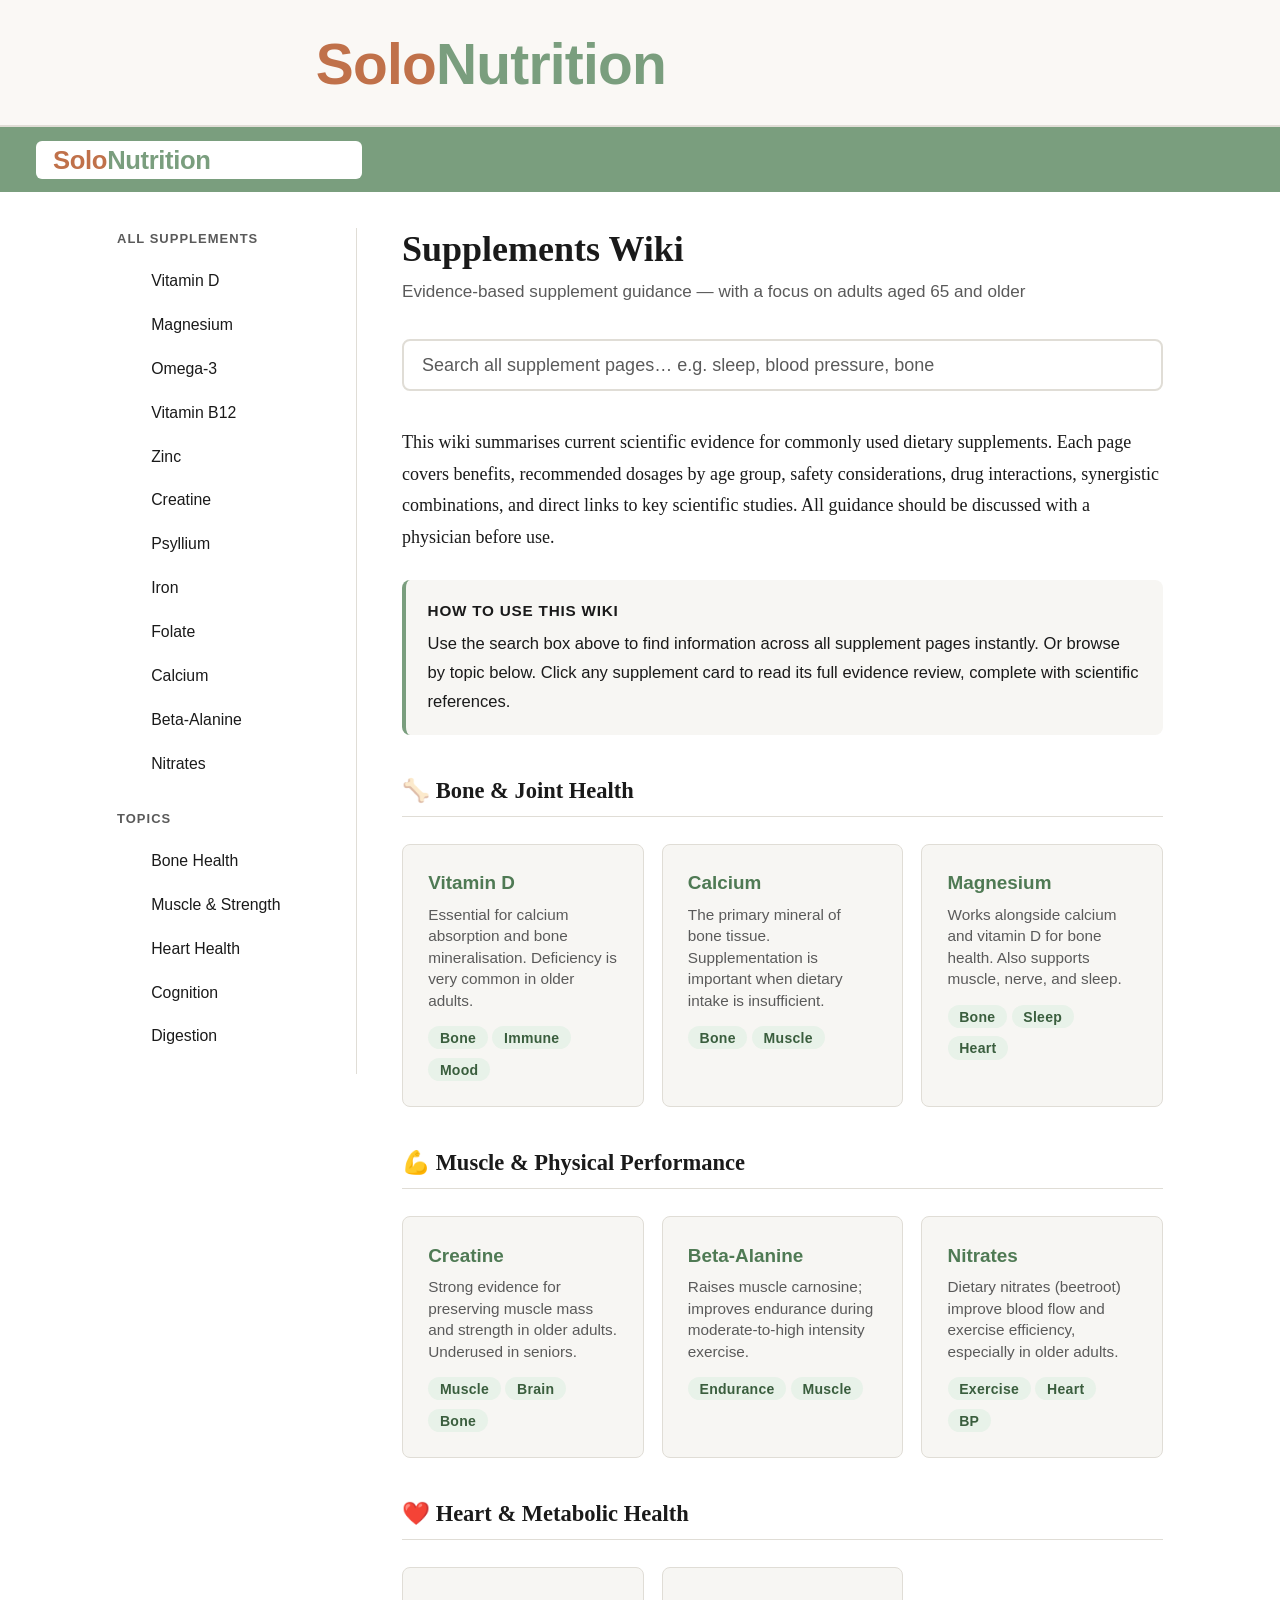
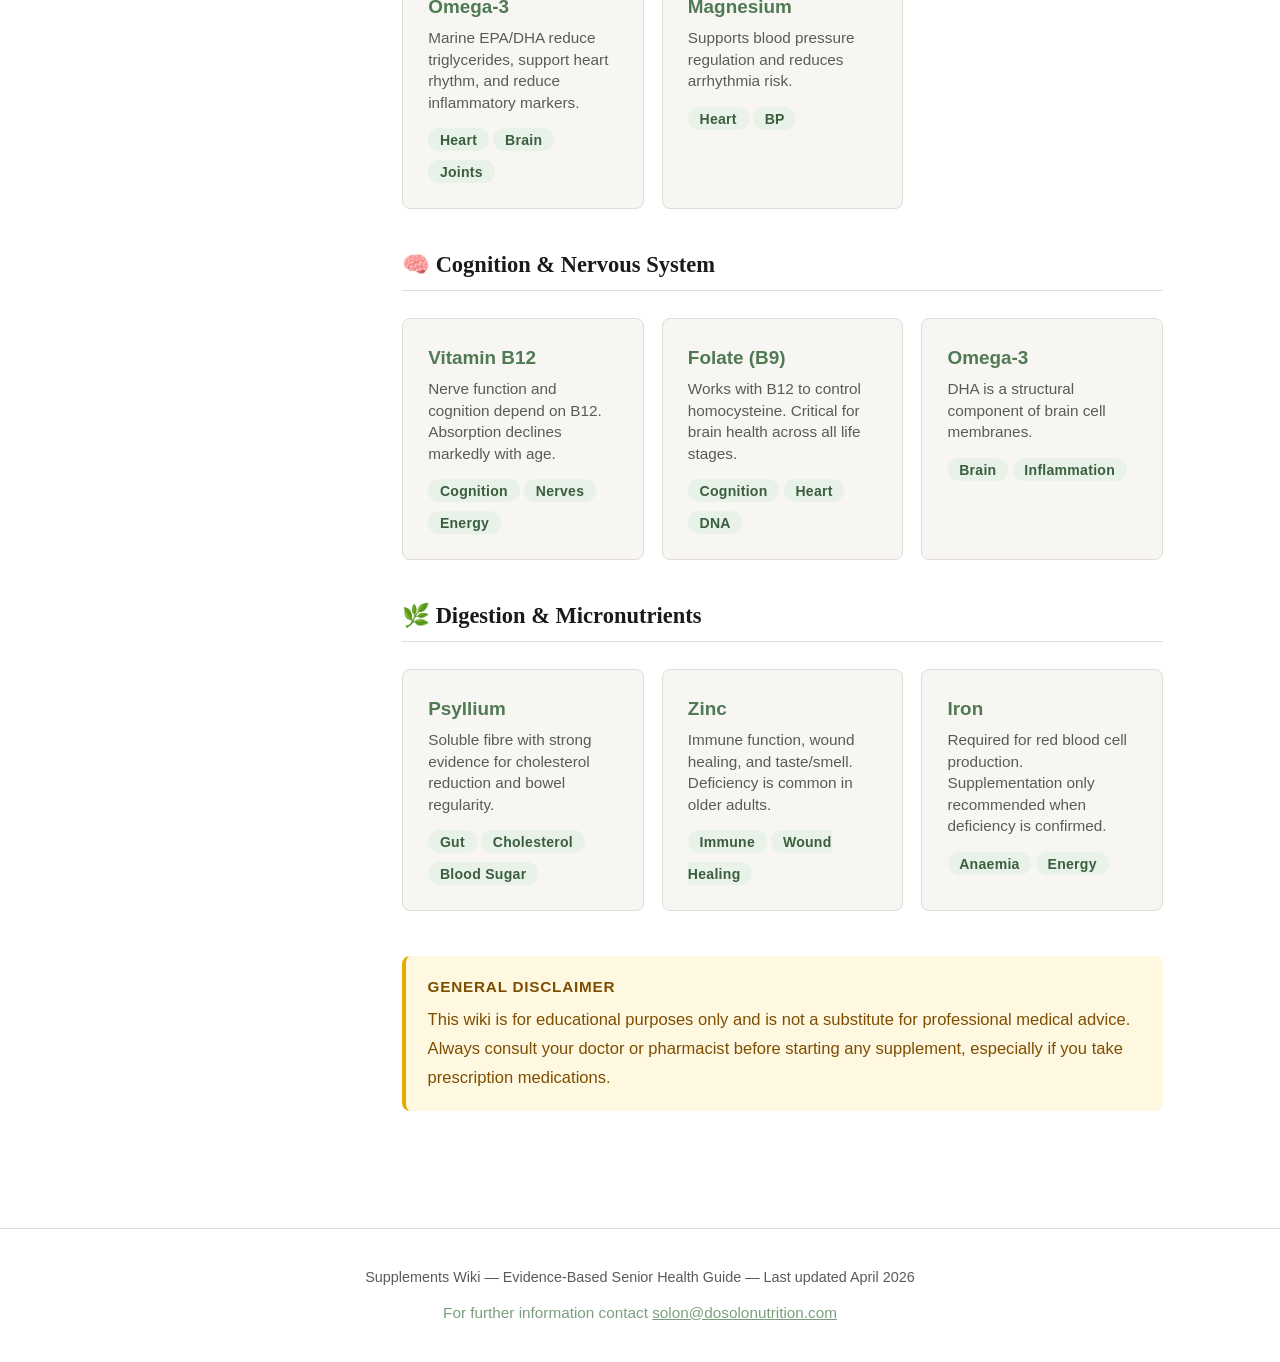
<file: index.html>
<!DOCTYPE html>
<html lang="en">
<head>
  <meta charset="UTF-8">
  <meta name="viewport" content="width=device-width, initial-scale=1.0">
  <title>Supplements Wiki — Evidence-Based Guide for Seniors</title>
  <link rel="stylesheet" href="style.css">
</head>
<body>

<!-- Full-width brand banner — index page only -->
<div class="brand-banner">
  <img class="brand-logo-img" src="solonutrition-logo.svg" alt="SoloNutrition">
</div>

<header class="site-header">
  <a class="logo" href="index.html">
    <img class="logo-img" src="solonutrition-logo.svg" alt="SoloNutrition">
  </a>
</header>

<div class="layout">
  <nav class="sidebar">
    <h3>All Supplements</h3>
    <ul>
      <li><a href="vitamin-d.html">Vitamin D</a></li>
      <li><a href="magnesium.html">Magnesium</a></li>
      <li><a href="omega-3.html">Omega-3</a></li>
      <li><a href="vitamin-b12.html">Vitamin B12</a></li>
      <li><a href="zinc.html">Zinc</a></li>
      <li><a href="creatine.html">Creatine</a></li>
      <li><a href="psyllium.html">Psyllium</a></li>
      <li><a href="iron.html">Iron</a></li>
      <li><a href="folate.html">Folate</a></li>
      <li><a href="calcium.html">Calcium</a></li>
      <li><a href="beta-alanine.html">Beta-Alanine</a></li>
      <li><a href="nitrates.html">Nitrates</a></li>
    </ul>
    <h3>Topics</h3>
    <ul>
      <li><a href="#bone-health">Bone Health</a></li>
      <li><a href="#muscle-strength">Muscle &amp; Strength</a></li>
      <li><a href="#heart-health">Heart Health</a></li>
      <li><a href="#cognition">Cognition</a></li>
      <li><a href="#digestion">Digestion</a></li>
    </ul>
  </nav>

  <main class="main">
    <h1 class="page-title">Supplements Wiki</h1>
    <p class="page-subtitle">Evidence-based supplement guidance — with a focus on adults aged 65 and older</p>

    <!-- ── SEARCH ─────────────────────────────────── -->
    <div class="search-section">
      <div class="search-wrapper">
        <input
          type="search"
          id="wiki-search"
          placeholder="Search all supplement pages… e.g. sleep, blood pressure, bone"
          autocomplete="off"
          spellcheck="false"
          aria-label="Search supplements wiki"
        >
        <button class="search-clear" id="search-clear" aria-label="Clear search">✕</button>
      </div>
      <div id="search-results" role="region" aria-live="polite"></div>
    </div>

    <!-- ── INTRO (hidden while searching) ─────────── -->
    <div id="browse-content">

      <p>This wiki summarises current scientific evidence for commonly used dietary supplements. Each page covers benefits, recommended dosages by age group, safety considerations, drug interactions, synergistic combinations, and direct links to key scientific studies. All guidance should be discussed with a physician before use.</p>

      <div class="info-box evidence">
        <strong>How to use this wiki</strong>
        Use the search box above to find information across all supplement pages instantly. Or browse by topic below. Click any supplement card to read its full evidence review, complete with scientific references.
      </div>

      <h2 id="bone-health">🦴 Bone &amp; Joint Health</h2>
      <div class="index-grid">
        <a class="index-card" href="vitamin-d.html">
          <div class="card-name">Vitamin D</div>
          <div class="card-desc">Essential for calcium absorption and bone mineralisation. Deficiency is very common in older adults.</div>
          <div class="card-tags"><span class="tag">Bone</span> <span class="tag">Immune</span> <span class="tag">Mood</span></div>
        </a>
        <a class="index-card" href="calcium.html">
          <div class="card-name">Calcium</div>
          <div class="card-desc">The primary mineral of bone tissue. Supplementation is important when dietary intake is insufficient.</div>
          <div class="card-tags"><span class="tag">Bone</span> <span class="tag">Muscle</span></div>
        </a>
        <a class="index-card" href="magnesium.html">
          <div class="card-name">Magnesium</div>
          <div class="card-desc">Works alongside calcium and vitamin D for bone health. Also supports muscle, nerve, and sleep.</div>
          <div class="card-tags"><span class="tag">Bone</span> <span class="tag">Sleep</span> <span class="tag">Heart</span></div>
        </a>
      </div>

      <h2 id="muscle-strength">💪 Muscle &amp; Physical Performance</h2>
      <div class="index-grid">
        <a class="index-card" href="creatine.html">
          <div class="card-name">Creatine</div>
          <div class="card-desc">Strong evidence for preserving muscle mass and strength in older adults. Underused in seniors.</div>
          <div class="card-tags"><span class="tag">Muscle</span> <span class="tag">Brain</span> <span class="tag">Bone</span></div>
        </a>
        <a class="index-card" href="beta-alanine.html">
          <div class="card-name">Beta-Alanine</div>
          <div class="card-desc">Raises muscle carnosine; improves endurance during moderate-to-high intensity exercise.</div>
          <div class="card-tags"><span class="tag">Endurance</span> <span class="tag">Muscle</span></div>
        </a>
        <a class="index-card" href="nitrates.html">
          <div class="card-name">Nitrates</div>
          <div class="card-desc">Dietary nitrates (beetroot) improve blood flow and exercise efficiency, especially in older adults.</div>
          <div class="card-tags"><span class="tag">Exercise</span> <span class="tag">Heart</span> <span class="tag">BP</span></div>
        </a>
      </div>

      <h2 id="heart-health">❤️ Heart &amp; Metabolic Health</h2>
      <div class="index-grid">
        <a class="index-card" href="omega-3.html">
          <div class="card-name">Omega-3</div>
          <div class="card-desc">Marine EPA/DHA reduce triglycerides, support heart rhythm, and reduce inflammatory markers.</div>
          <div class="card-tags"><span class="tag">Heart</span> <span class="tag">Brain</span> <span class="tag">Joints</span></div>
        </a>
        <a class="index-card" href="magnesium.html">
          <div class="card-name">Magnesium</div>
          <div class="card-desc">Supports blood pressure regulation and reduces arrhythmia risk.</div>
          <div class="card-tags"><span class="tag">Heart</span> <span class="tag">BP</span></div>
        </a>
      </div>

      <h2 id="cognition">🧠 Cognition &amp; Nervous System</h2>
      <div class="index-grid">
        <a class="index-card" href="vitamin-b12.html">
          <div class="card-name">Vitamin B12</div>
          <div class="card-desc">Nerve function and cognition depend on B12. Absorption declines markedly with age.</div>
          <div class="card-tags"><span class="tag">Cognition</span> <span class="tag">Nerves</span> <span class="tag">Energy</span></div>
        </a>
        <a class="index-card" href="folate.html">
          <div class="card-name">Folate (B9)</div>
          <div class="card-desc">Works with B12 to control homocysteine. Critical for brain health across all life stages.</div>
          <div class="card-tags"><span class="tag">Cognition</span> <span class="tag">Heart</span> <span class="tag">DNA</span></div>
        </a>
        <a class="index-card" href="omega-3.html">
          <div class="card-name">Omega-3</div>
          <div class="card-desc">DHA is a structural component of brain cell membranes.</div>
          <div class="card-tags"><span class="tag">Brain</span> <span class="tag">Inflammation</span></div>
        </a>
      </div>

      <h2 id="digestion">🌿 Digestion &amp; Micronutrients</h2>
      <div class="index-grid">
        <a class="index-card" href="psyllium.html">
          <div class="card-name">Psyllium</div>
          <div class="card-desc">Soluble fibre with strong evidence for cholesterol reduction and bowel regularity.</div>
          <div class="card-tags"><span class="tag">Gut</span> <span class="tag">Cholesterol</span> <span class="tag">Blood Sugar</span></div>
        </a>
        <a class="index-card" href="zinc.html">
          <div class="card-name">Zinc</div>
          <div class="card-desc">Immune function, wound healing, and taste/smell. Deficiency is common in older adults.</div>
          <div class="card-tags"><span class="tag">Immune</span> <span class="tag">Wound Healing</span></div>
        </a>
        <a class="index-card" href="iron.html">
          <div class="card-name">Iron</div>
          <div class="card-desc">Required for red blood cell production. Supplementation only recommended when deficiency is confirmed.</div>
          <div class="card-tags"><span class="tag">Anaemia</span> <span class="tag">Energy</span></div>
        </a>
      </div>

      <div class="info-box caution" style="margin-top:2.5rem;">
        <strong>General Disclaimer</strong>
        This wiki is for educational purposes only and is not a substitute for professional medical advice. Always consult your doctor or pharmacist before starting any supplement, especially if you take prescription medications.
      </div>

    </div><!-- end #browse-content -->
  </main>
</div>

<footer class="site-footer">
  Supplements Wiki &mdash; Evidence-Based Senior Health Guide &mdash; Last updated April 2026
  <div class="footer-contact">For further information contact <a href="mailto:solon@dosolonutrition.com">solon@dosolonutrition.com</a></div>
</footer>

<!-- ── SEARCH ENGINE ───────────────────────────────────────────────────── -->
<script>
// Full-text search index — each entry corresponds to one supplement page.
// Content is a plain-text summary covering all key terms on that page.
const SEARCH_INDEX = [
  {
    title: "Vitamin D",
    url: "vitamin-d.html",
    tags: ["bone","immune","mood","muscle","falls","sunshine"],
    content: "vitamin d bone health falls prevention immune function mood muscle strength calcium absorption sunshine deficiency older adults cholecalciferol ergocalciferol fracture osteoporosis 25-hydroxyvitamin blood pressure magnesium cofactor respiratory infection depression"
  },
  {
    title: "Magnesium",
    url: "magnesium.html",
    tags: ["sleep","bone","heart","blood pressure","muscle","anxiety"],
    content: "magnesium sleep insomnia blood pressure cardiovascular bone health muscle cramp nerve anxiety stress enzyme vitamin d cofactor glycinate citrate oxide constipation deficiency older adults hypertension arrhythmia atrial fibrillation diabetes insulin resistance"
  },
  {
    title: "Omega-3 Fatty Acids",
    url: "omega-3.html",
    tags: ["heart","brain","joints","triglycerides","inflammation"],
    content: "omega-3 fatty acid EPA DHA fish oil triglycerides cardiovascular heart disease brain cognition dementia joints rheumatoid arthritis inflammation macular degeneration VITAL REDUCE-IT stroke atrial fibrillation depression dry eye algal oil"
  },
  {
    title: "Vitamin B12",
    url: "vitamin-b12.html",
    tags: ["cognition","nerves","energy","homocysteine","anaemia"],
    content: "vitamin b12 cobalamin nerve function cognition dementia Alzheimer memory homocysteine anaemia fatigue energy red blood cells methylcobalamin metformin intrinsic factor absorption older adults vegetarian vegan pernicious anaemia spinal cord subacute combined degeneration"
  },
  {
    title: "Zinc",
    url: "zinc.html",
    tags: ["immune","wound healing","taste","smell","antioxidant"],
    content: "zinc immune function wound healing taste smell hypogeusia hyposmia macular degeneration AMD antioxidant infection cold elderly older adults collagen copper deficiency prostate testosterone skin"
  },
  {
    title: "Creatine",
    url: "creatine.html",
    tags: ["muscle","strength","bone","brain","falls prevention","sarcopenia"],
    content: "creatine muscle mass sarcopenia strength older adults falls prevention bone density brain cognition working memory resistance training phosphocreatine ATP energy vegetarian lean mass frailty functional performance monohydrate"
  },
  {
    title: "Psyllium",
    url: "psyllium.html",
    tags: ["gut","cholesterol","blood sugar","bowel","prebiotic"],
    content: "psyllium husk fibre soluble LDL cholesterol blood sugar glucose type 2 diabetes constipation bowel regularity gut microbiome prebiotic bile acid cardiovascular Metamucil cholesterol-lowering statin blood pressure IBS irritable bowel"
  },
  {
    title: "Iron",
    url: "iron.html",
    tags: ["anaemia","energy","oxygen","cognition"],
    content: "iron deficiency anaemia ferritin haemoglobin red blood cell fatigue energy oxygen transport cognitive function exercise capacity gastrointestinal blood loss menstrual ferrous sulphate intravenous oral supplement older adults chronic disease"
  },
  {
    title: "Folate (Vitamin B9)",
    url: "folate.html",
    tags: ["cognition","heart","DNA","homocysteine","depression"],
    content: "folate folic acid vitamin B9 homocysteine brain atrophy cognitive decline dementia Alzheimer depression neural tube VITACOG methylfolate MTHFR DNA synthesis red blood cells cardiovascular stroke cancer methotrexate B12 B6 pregnancy"
  },
  {
    title: "Calcium",
    url: "calcium.html",
    tags: ["bone","muscle","nerve","heart rhythm","fracture"],
    content: "calcium bone mineral density fracture osteoporosis osteopenia postmenopausal muscle contraction nerve heart rhythm blood clotting calcium carbonate calcium citrate vitamin D absorption kidney stone cardiovascular colorectal cancer DASH diet"
  },
  {
    title: "Beta-Alanine",
    url: "beta-alanine.html",
    tags: ["endurance","muscle","exercise","anti-fatigue","carnosine"],
    content: "beta-alanine carnosine muscle endurance exercise performance fatigue buffering acidity lactic acid older adults paraesthesia tingling walking cycling resistance training sarcopenia antioxidant anti-glycation stair climbing functional capacity"
  },
  {
    title: "Dietary Nitrates",
    url: "nitrates.html",
    tags: ["exercise","blood pressure","heart","blood flow","oxygen"],
    content: "dietary nitrates beetroot juice nitric oxide blood pressure hypertension exercise performance oxygen efficiency VO2 endurance vascular vasodilation older adults systolic diastolic cognitive function cerebral blood flow walking stair climbing mouthwash PDE5"
  }
];

// ── Search logic ──────────────────────────────────────────────────────────
const input   = document.getElementById('wiki-search');
const clearBtn = document.getElementById('search-clear');
const results = document.getElementById('search-results');
const browse  = document.getElementById('browse-content');

function highlight(text, terms) {
  let out = text;
  terms.forEach(term => {
    if (!term) return;
    const re = new RegExp(`(${term.replace(/[.*+?^${}()|[\]\\]/g, '\\$&')})`, 'gi');
    out = out.replace(re, '<mark>$1</mark>');
  });
  return out;
}

function getSnippet(content, terms) {
  // Find position of first match
  const lower = content.toLowerCase();
  let pos = 0;
  for (const t of terms) {
    const idx = lower.indexOf(t.toLowerCase());
    if (idx > -1) { pos = idx; break; }
  }
  const start = Math.max(0, pos - 60);
  const end = Math.min(content.length, start + 160);
  let snippet = (start > 0 ? '…' : '') + content.slice(start, end) + (end < content.length ? '…' : '');
  return highlight(snippet, terms);
}

function scoreEntry(entry, terms) {
  const lc = (entry.title + ' ' + entry.tags.join(' ') + ' ' + entry.content).toLowerCase();
  let score = 0;
  for (const t of terms) {
    if (!t) continue;
    const tl = t.toLowerCase();
    // Title match is worth most
    if (entry.title.toLowerCase().includes(tl)) score += 10;
    // Tag match
    entry.tags.forEach(tag => { if (tag.toLowerCase().includes(tl)) score += 5; });
    // Content matches (count occurrences)
    let idx = 0, lcc = lc;
    while ((idx = lcc.indexOf(tl, idx)) !== -1) { score += 1; idx += tl.length; }
  }
  return score;
}

function doSearch(raw) {
  const query = raw.trim();
  clearBtn.style.display = query ? 'block' : 'none';

  if (!query) {
    results.innerHTML = '';
    browse.style.display = '';
    return;
  }

  browse.style.display = 'none';
  const terms = query.split(/\s+/).filter(t => t.length > 1);
  if (!terms.length) { results.innerHTML = ''; return; }

  const scored = SEARCH_INDEX
    .map(e => ({ entry: e, score: scoreEntry(e, terms) }))
    .filter(x => x.score > 0)
    .sort((a, b) => b.score - a.score);

  if (!scored.length) {
    results.innerHTML = `<p class="no-results">No results found for <strong>"${query}"</strong>. Try different words, e.g. "sleep", "bone", "blood pressure".</p>`;
    return;
  }

  const countLine = `<p class="search-count">${scored.length} result${scored.length !== 1 ? 's' : ''} for "<strong>${query}</strong>"</p>`;
  const cards = scored.map(({ entry }) => {
    const snippet = getSnippet(entry.content, terms);
    const titleHL = highlight(entry.title, terms);
    return `<a class="search-hit" href="${entry.url}">
      <div class="search-hit-title">${titleHL}</div>
      <div class="search-hit-snippet">${snippet}</div>
    </a>`;
  }).join('');

  results.innerHTML = countLine + cards;
}

input.addEventListener('input', () => doSearch(input.value));
clearBtn.addEventListener('click', () => {
  input.value = '';
  doSearch('');
  input.focus();
});

// Allow pressing / to focus search from anywhere on the page
document.addEventListener('keydown', e => {
  if (e.key === '/' && document.activeElement !== input) {
    e.preventDefault();
    input.focus();
  }
});
</script>

</body>
</html>
</file>
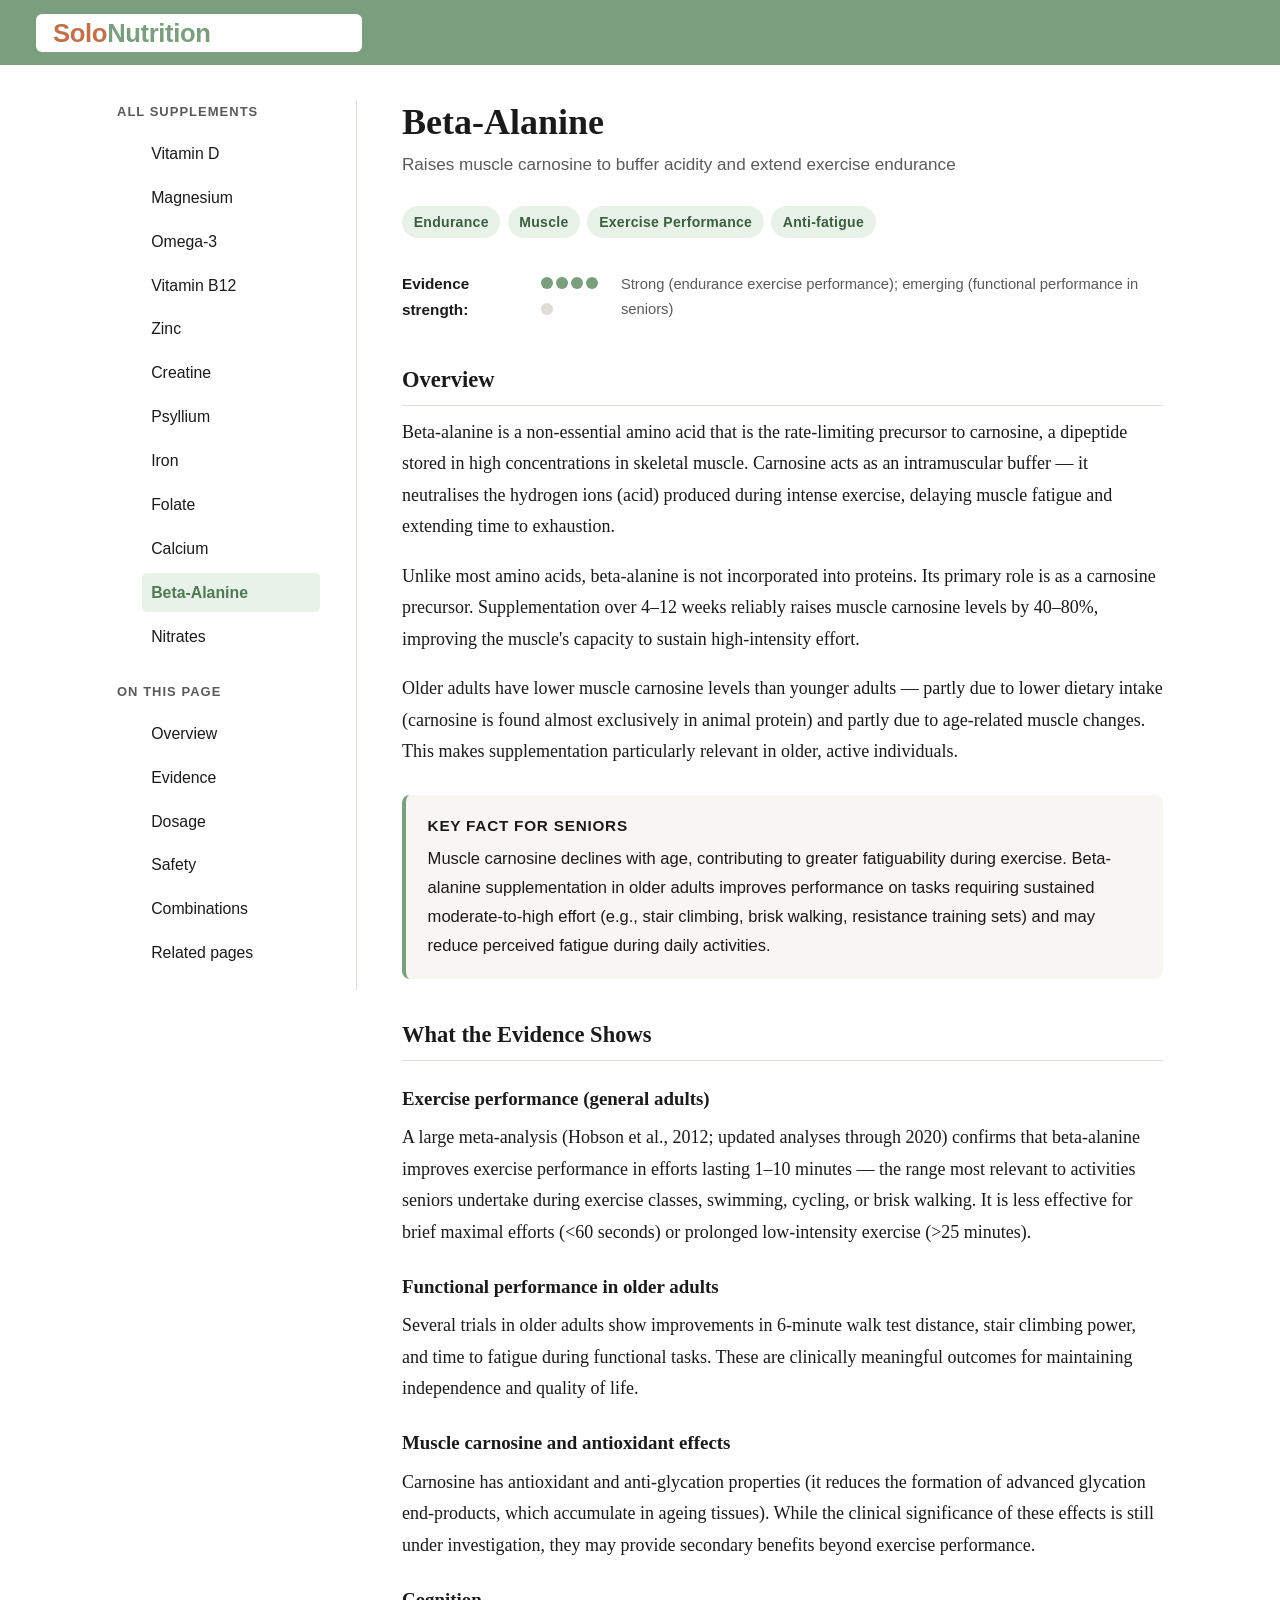
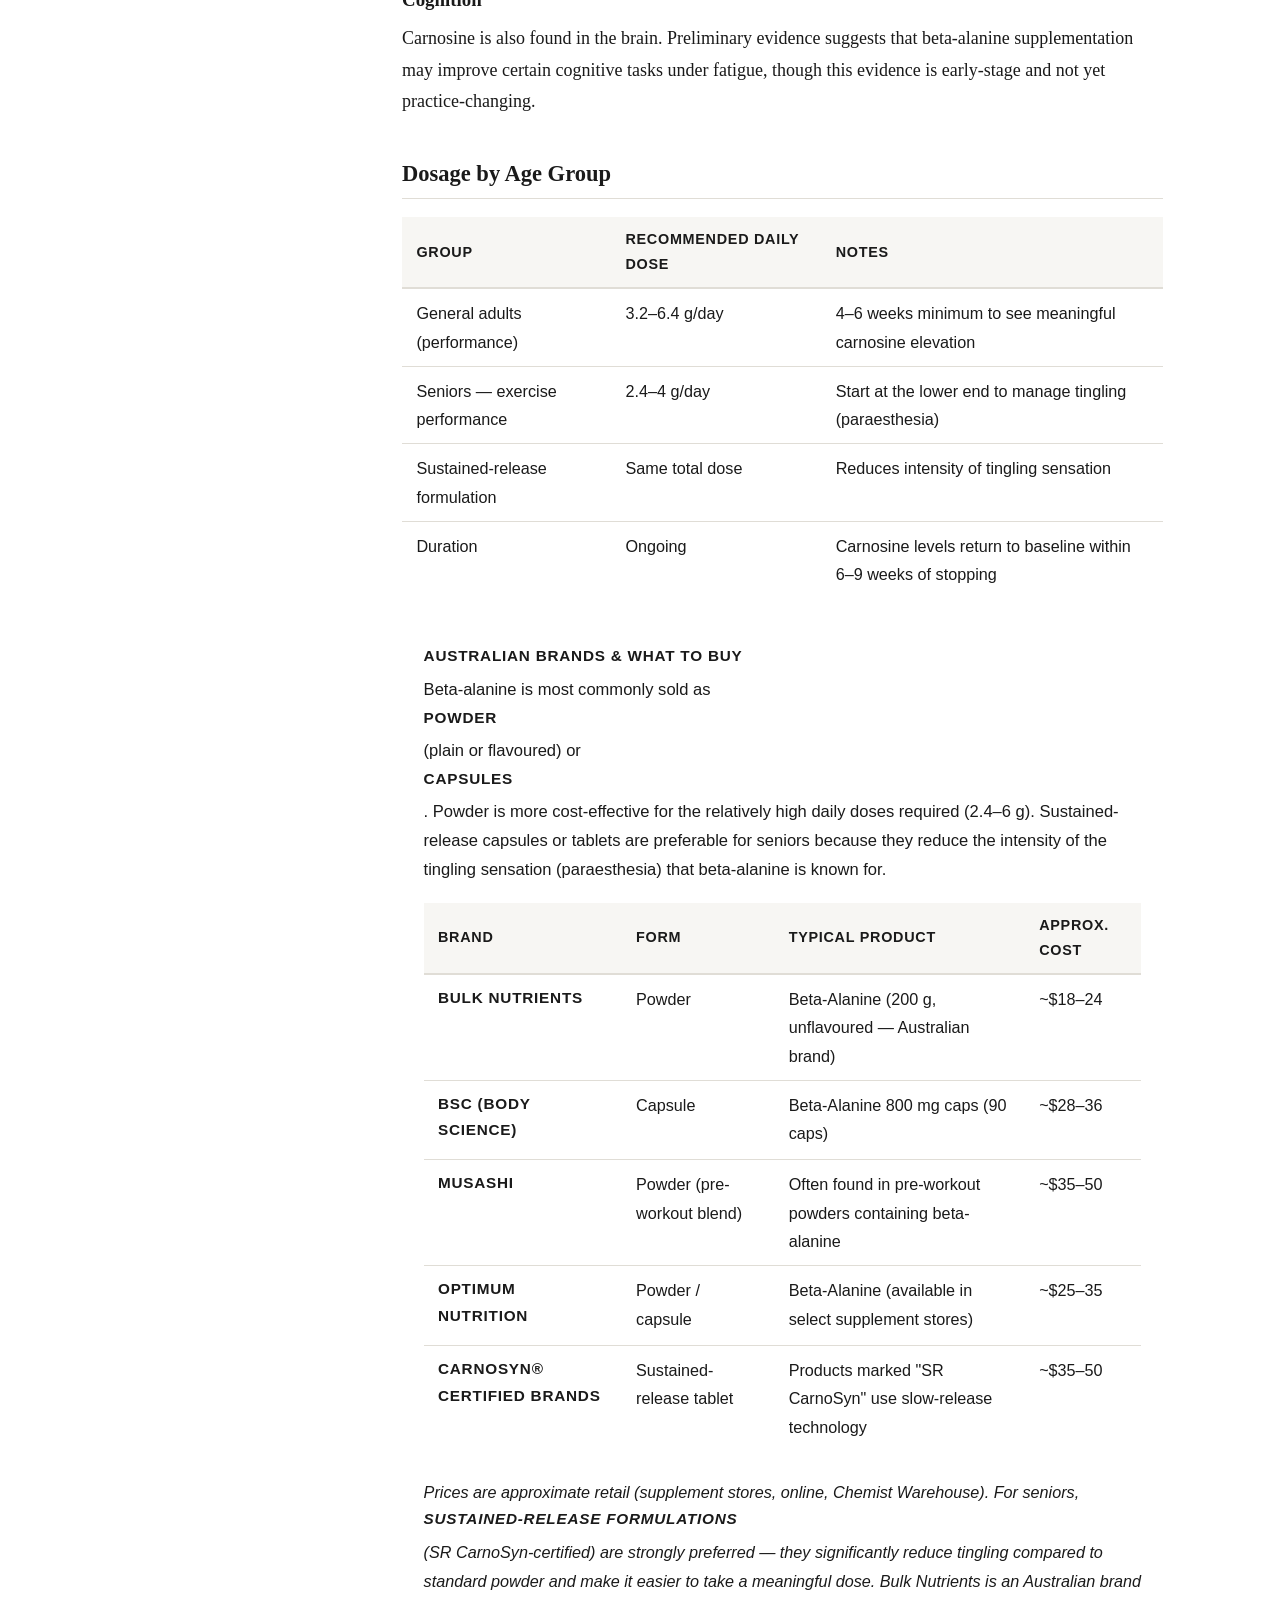
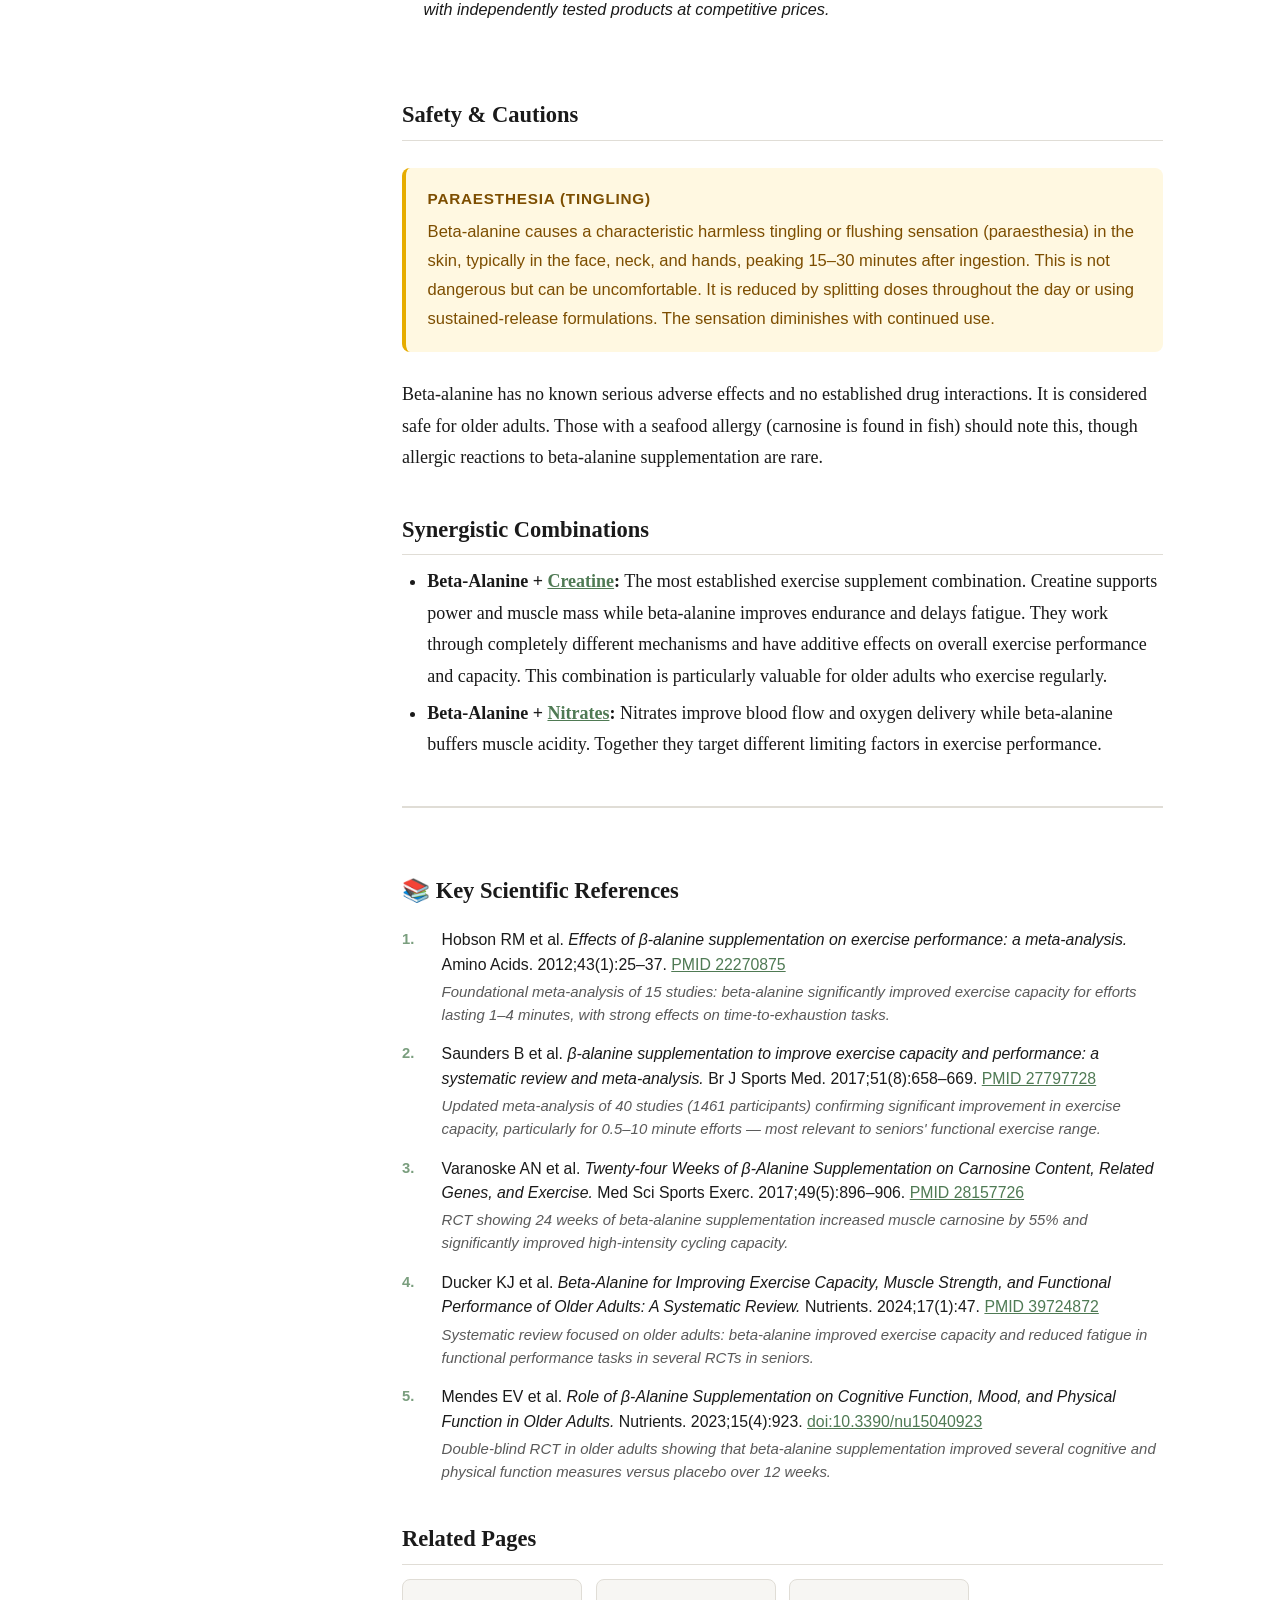
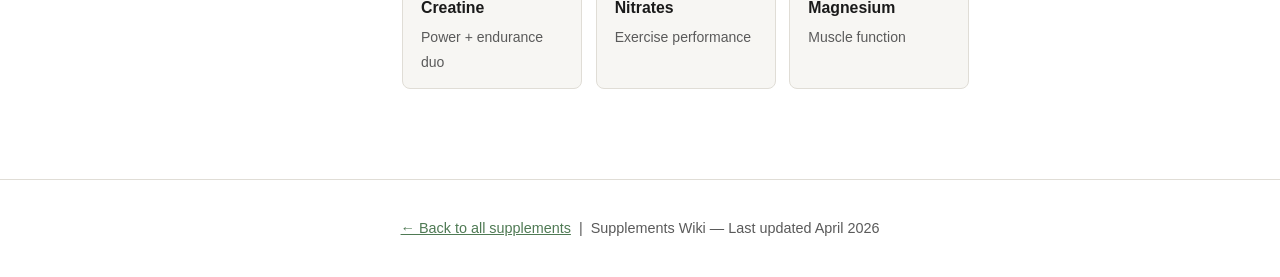
<file: beta-alanine.html>
<!DOCTYPE html>
<html lang="en">
<head>
  <meta charset="UTF-8">
  <meta name="viewport" content="width=device-width, initial-scale=1.0">
  <title>Beta-Alanine — Supplements Wiki</title>
  <link rel="stylesheet" href="style.css">
</head>
<body>

<header class="site-header">
  <a class="logo" href="index.html">
    <img class="logo-img" src="solonutrition-logo.svg" alt="SoloNutrition">
  </a>
</header>

<div class="layout">
  <nav class="sidebar">
    <h3>All Supplements</h3>
    <ul>
      <li><a href="vitamin-d.html">Vitamin D</a></li>
      <li><a href="magnesium.html">Magnesium</a></li>
      <li><a href="omega-3.html">Omega-3</a></li>
      <li><a href="vitamin-b12.html">Vitamin B12</a></li>
      <li><a href="zinc.html">Zinc</a></li>
      <li><a href="creatine.html">Creatine</a></li>
      <li><a href="psyllium.html">Psyllium</a></li>
      <li><a href="iron.html">Iron</a></li>
      <li><a href="folate.html">Folate</a></li>
      <li><a href="calcium.html">Calcium</a></li>
      <li><a href="beta-alanine.html" class="active">Beta-Alanine</a></li>
      <li><a href="nitrates.html">Nitrates</a></li>
    </ul>
    <h3>On this page</h3>
    <ul>
      <li><a href="#overview">Overview</a></li>
      <li><a href="#evidence">Evidence</a></li>
      <li><a href="#dosage">Dosage</a></li>
      <li><a href="#safety">Safety</a></li>
      <li><a href="#combinations">Combinations</a></li>
      <li><a href="#related">Related pages</a></li>
    </ul>
  </nav>

  <main class="main">
    <h1 class="page-title">Beta-Alanine</h1>
    <p class="page-subtitle">Raises muscle carnosine to buffer acidity and extend exercise endurance</p>
    <div class="tags">
      <span class="tag">Endurance</span>
      <span class="tag">Muscle</span>
      <span class="tag">Exercise Performance</span>
      <span class="tag">Anti-fatigue</span>
    </div>

    <div class="evidence-bar">
      <strong style="font-family:var(--font-ui);font-size:0.85rem;">Evidence strength:</strong>
      <div class="evidence-dots">
        <span class="filled"></span><span class="filled"></span><span class="filled"></span><span class="filled"></span><span></span>
      </div>
      <span style="font-family:var(--font-ui);font-size:0.82rem;color:var(--muted);">Strong (endurance exercise performance); emerging (functional performance in seniors)</span>
    </div>

    <h2 id="overview">Overview</h2>
    <p>Beta-alanine is a non-essential amino acid that is the rate-limiting precursor to carnosine, a dipeptide stored in high concentrations in skeletal muscle. Carnosine acts as an intramuscular buffer — it neutralises the hydrogen ions (acid) produced during intense exercise, delaying muscle fatigue and extending time to exhaustion.</p>
    <p>Unlike most amino acids, beta-alanine is not incorporated into proteins. Its primary role is as a carnosine precursor. Supplementation over 4–12 weeks reliably raises muscle carnosine levels by 40–80%, improving the muscle's capacity to sustain high-intensity effort.</p>
    <p>Older adults have lower muscle carnosine levels than younger adults — partly due to lower dietary intake (carnosine is found almost exclusively in animal protein) and partly due to age-related muscle changes. This makes supplementation particularly relevant in older, active individuals.</p>

    <div class="info-box evidence">
      <strong>Key fact for seniors</strong>
      Muscle carnosine declines with age, contributing to greater fatiguability during exercise. Beta-alanine supplementation in older adults improves performance on tasks requiring sustained moderate-to-high effort (e.g., stair climbing, brisk walking, resistance training sets) and may reduce perceived fatigue during daily activities.
    </div>

    <h2 id="evidence">What the Evidence Shows</h2>
    <h3>Exercise performance (general adults)</h3>
    <p>A large meta-analysis (Hobson et al., 2012; updated analyses through 2020) confirms that beta-alanine improves exercise performance in efforts lasting 1–10 minutes — the range most relevant to activities seniors undertake during exercise classes, swimming, cycling, or brisk walking. It is less effective for brief maximal efforts (&lt;60 seconds) or prolonged low-intensity exercise (&gt;25 minutes).</p>

    <h3>Functional performance in older adults</h3>
    <p>Several trials in older adults show improvements in 6-minute walk test distance, stair climbing power, and time to fatigue during functional tasks. These are clinically meaningful outcomes for maintaining independence and quality of life.</p>

    <h3>Muscle carnosine and antioxidant effects</h3>
    <p>Carnosine has antioxidant and anti-glycation properties (it reduces the formation of advanced glycation end-products, which accumulate in ageing tissues). While the clinical significance of these effects is still under investigation, they may provide secondary benefits beyond exercise performance.</p>

    <h3>Cognition</h3>
    <p>Carnosine is also found in the brain. Preliminary evidence suggests that beta-alanine supplementation may improve certain cognitive tasks under fatigue, though this evidence is early-stage and not yet practice-changing.</p>

    <h2 id="dosage">Dosage by Age Group</h2>
    <table class="dosage-table">
      <thead>
        <tr><th>Group</th><th>Recommended Daily Dose</th><th>Notes</th></tr>
      </thead>
      <tbody>
        <tr><td>General adults (performance)</td><td>3.2–6.4 g/day</td><td>4–6 weeks minimum to see meaningful carnosine elevation</td></tr>
        <tr><td>Seniors — exercise performance</td><td>2.4–4 g/day</td><td>Start at the lower end to manage tingling (paraesthesia)</td></tr>
        <tr><td>Sustained-release formulation</td><td>Same total dose</td><td>Reduces intensity of tingling sensation</td></tr>
        <tr><td>Duration</td><td>Ongoing</td><td>Carnosine levels return to baseline within 6–9 weeks of stopping</td></tr>
      </tbody>
    </table>

    <div class="info-box">
      <strong>Australian brands &amp; what to buy</strong>
      <p>Beta-alanine is most commonly sold as <strong>powder</strong> (plain or flavoured) or <strong>capsules</strong>. Powder is more cost-effective for the relatively high daily doses required (2.4–6 g). Sustained-release capsules or tablets are preferable for seniors because they reduce the intensity of the tingling sensation (paraesthesia) that beta-alanine is known for.</p>
      <table class="dosage-table" style="margin-top:0.75rem;">
        <thead><tr><th>Brand</th><th>Form</th><th>Typical product</th><th>Approx. cost</th></tr></thead>
        <tbody>
          <tr><td><strong>Bulk Nutrients</strong></td><td>Powder</td><td>Beta-Alanine (200 g, unflavoured — Australian brand)</td><td>~$18–24</td></tr>
          <tr><td><strong>BSc (Body Science)</strong></td><td>Capsule</td><td>Beta-Alanine 800 mg caps (90 caps)</td><td>~$28–36</td></tr>
          <tr><td><strong>Musashi</strong></td><td>Powder (pre-workout blend)</td><td>Often found in pre-workout powders containing beta-alanine</td><td>~$35–50</td></tr>
          <tr><td><strong>Optimum Nutrition</strong></td><td>Powder / capsule</td><td>Beta-Alanine (available in select supplement stores)</td><td>~$25–35</td></tr>
          <tr><td><strong>Carnosyn® certified brands</strong></td><td>Sustained-release tablet</td><td>Products marked "SR CarnoSyn" use slow-release technology</td><td>~$35–50</td></tr>
        </tbody>
      </table>
      <p style="margin-top:0.6rem;font-size:0.9rem;"><em>Prices are approximate retail (supplement stores, online, Chemist Warehouse). For seniors, <strong>sustained-release formulations</strong> (SR CarnoSyn-certified) are strongly preferred — they significantly reduce tingling compared to standard powder and make it easier to take a meaningful dose. Bulk Nutrients is an Australian brand with independently tested products at competitive prices.</em></p>
    </div>

    <h2 id="safety">Safety &amp; Cautions</h2>
    <div class="info-box caution">
      <strong>Paraesthesia (tingling)</strong>
      Beta-alanine causes a characteristic harmless tingling or flushing sensation (paraesthesia) in the skin, typically in the face, neck, and hands, peaking 15–30 minutes after ingestion. This is not dangerous but can be uncomfortable. It is reduced by splitting doses throughout the day or using sustained-release formulations. The sensation diminishes with continued use.
    </div>
    <p>Beta-alanine has no known serious adverse effects and no established drug interactions. It is considered safe for older adults. Those with a seafood allergy (carnosine is found in fish) should note this, though allergic reactions to beta-alanine supplementation are rare.</p>

    <h2 id="combinations">Synergistic Combinations</h2>
    <ul>
      <li><strong>Beta-Alanine + <a href="creatine.html">Creatine</a>:</strong> The most established exercise supplement combination. Creatine supports power and muscle mass while beta-alanine improves endurance and delays fatigue. They work through completely different mechanisms and have additive effects on overall exercise performance and capacity. This combination is particularly valuable for older adults who exercise regularly.</li>
      <li><strong>Beta-Alanine + <a href="nitrates.html">Nitrates</a>:</strong> Nitrates improve blood flow and oxygen delivery while beta-alanine buffers muscle acidity. Together they target different limiting factors in exercise performance.</li>
    </ul>

    <section class="references">
      <h2>📚 Key Scientific References</h2>
      <ol class="ref-list">
        <li>
          Hobson RM et al. <em>Effects of β-alanine supplementation on exercise performance: a meta-analysis.</em> Amino Acids. 2012;43(1):25–37.
          <a href="https://pubmed.ncbi.nlm.nih.gov/22270875/" target="_blank" rel="noopener">PMID 22270875</a>
          <span class="ref-finding">Foundational meta-analysis of 15 studies: beta-alanine significantly improved exercise capacity for efforts lasting 1–4 minutes, with strong effects on time-to-exhaustion tasks.</span>
        </li>
        <li>
          Saunders B et al. <em>β-alanine supplementation to improve exercise capacity and performance: a systematic review and meta-analysis.</em> Br J Sports Med. 2017;51(8):658–669.
          <a href="https://pubmed.ncbi.nlm.nih.gov/27797728/" target="_blank" rel="noopener">PMID 27797728</a>
          <span class="ref-finding">Updated meta-analysis of 40 studies (1461 participants) confirming significant improvement in exercise capacity, particularly for 0.5–10 minute efforts — most relevant to seniors' functional exercise range.</span>
        </li>
        <li>
          Varanoske AN et al. <em>Twenty-four Weeks of β-Alanine Supplementation on Carnosine Content, Related Genes, and Exercise.</em> Med Sci Sports Exerc. 2017;49(5):896–906.
          <a href="https://pubmed.ncbi.nlm.nih.gov/28157726/" target="_blank" rel="noopener">PMID 28157726</a>
          <span class="ref-finding">RCT showing 24 weeks of beta-alanine supplementation increased muscle carnosine by 55% and significantly improved high-intensity cycling capacity.</span>
        </li>
        <li>
          Ducker KJ et al. <em>Beta-Alanine for Improving Exercise Capacity, Muscle Strength, and Functional Performance of Older Adults: A Systematic Review.</em> Nutrients. 2024;17(1):47.
          <a href="https://pubmed.ncbi.nlm.nih.gov/39724872/" target="_blank" rel="noopener">PMID 39724872</a>
          <span class="ref-finding">Systematic review focused on older adults: beta-alanine improved exercise capacity and reduced fatigue in functional performance tasks in several RCTs in seniors.</span>
        </li>
        <li>
          Mendes EV et al. <em>Role of β-Alanine Supplementation on Cognitive Function, Mood, and Physical Function in Older Adults.</em> Nutrients. 2023;15(4):923.
          <a href="https://www.mdpi.com/2072-6643/15/4/923" target="_blank" rel="noopener">doi:10.3390/nu15040923</a>
          <span class="ref-finding">Double-blind RCT in older adults showing that beta-alanine supplementation improved several cognitive and physical function measures versus placebo over 12 weeks.</span>
        </li>
      </ol>
    </section>

    <h2 id="related">Related Pages</h2>
    <div class="related-grid">
      <a class="related-card" href="creatine.html">Creatine <span class="card-note">Power + endurance duo</span></a>
      <a class="related-card" href="nitrates.html">Nitrates <span class="card-note">Exercise performance</span></a>
      <a class="related-card" href="magnesium.html">Magnesium <span class="card-note">Muscle function</span></a>
    </div>
  </main>
</div>

<footer class="site-footer">
  <a href="index.html">← Back to all supplements</a> &nbsp;|&nbsp; Supplements Wiki &mdash; Last updated April 2026
</footer>
</body>
</html>
</file>
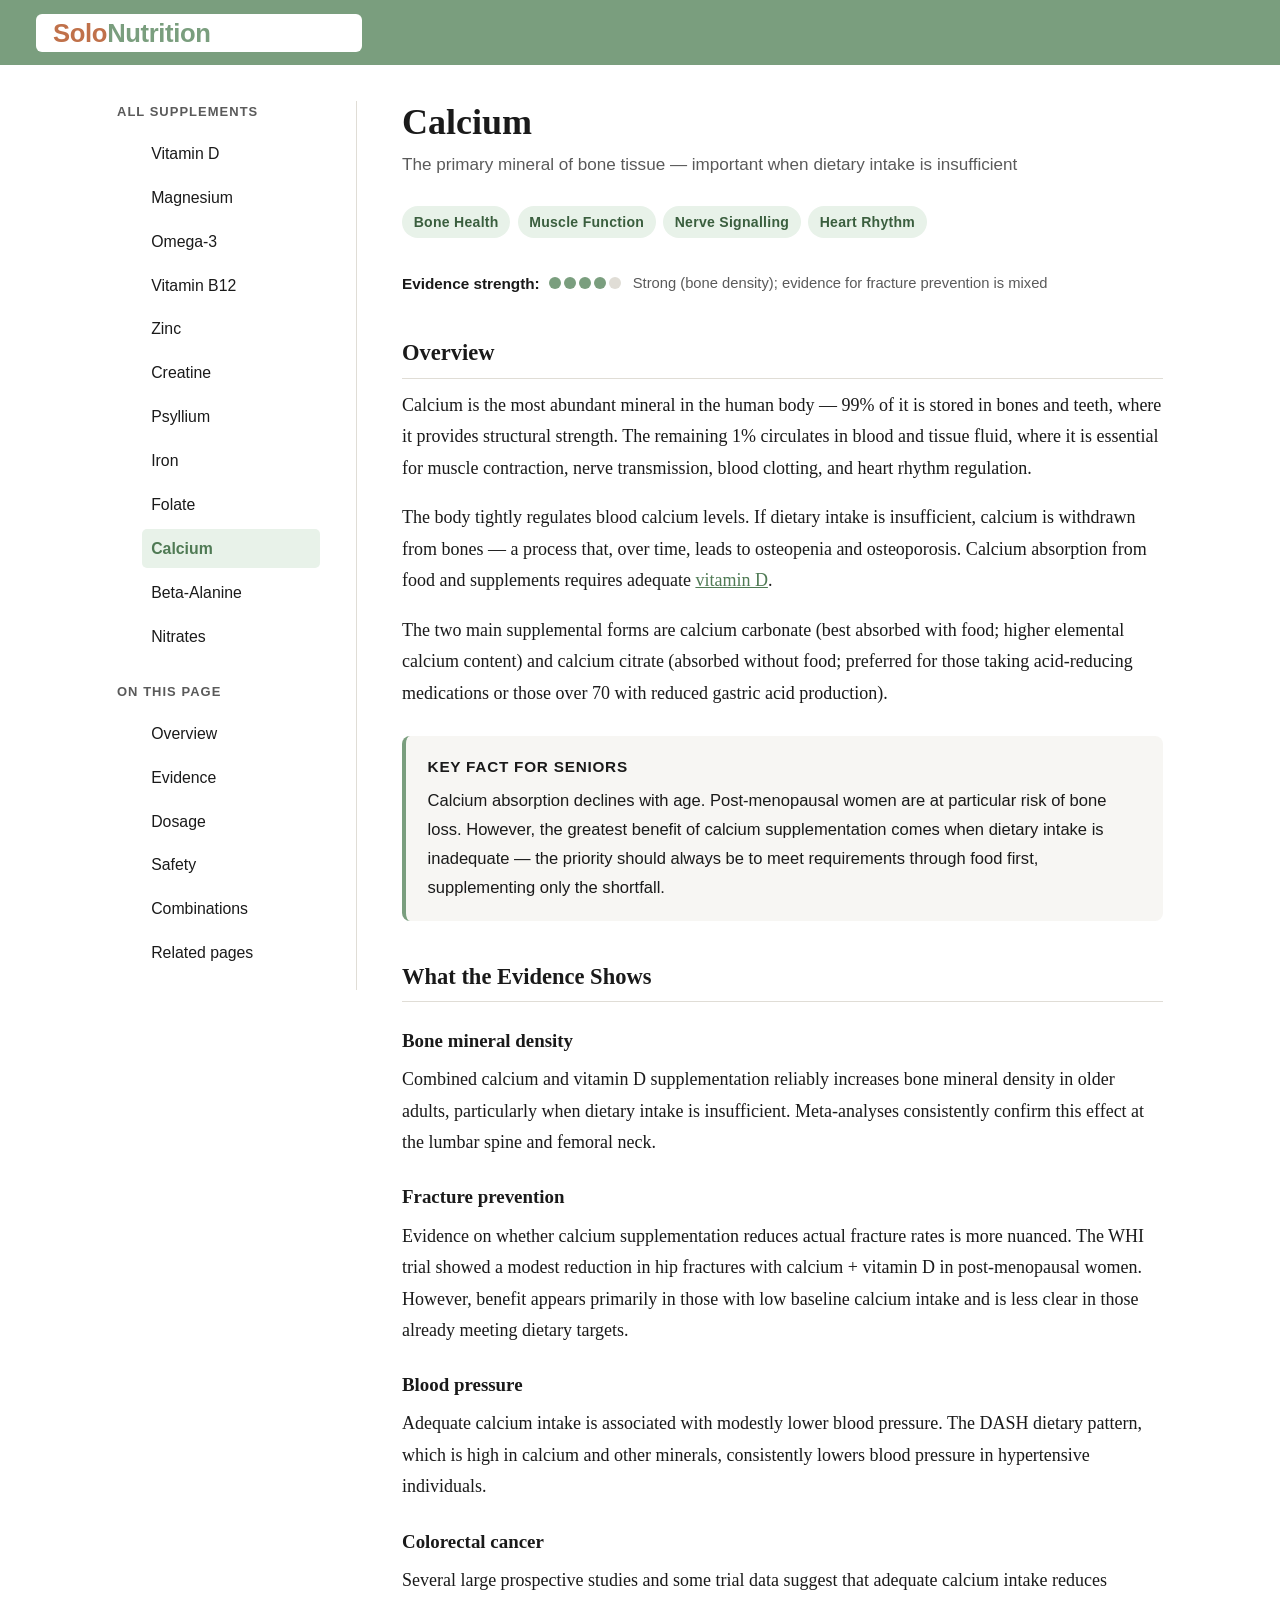
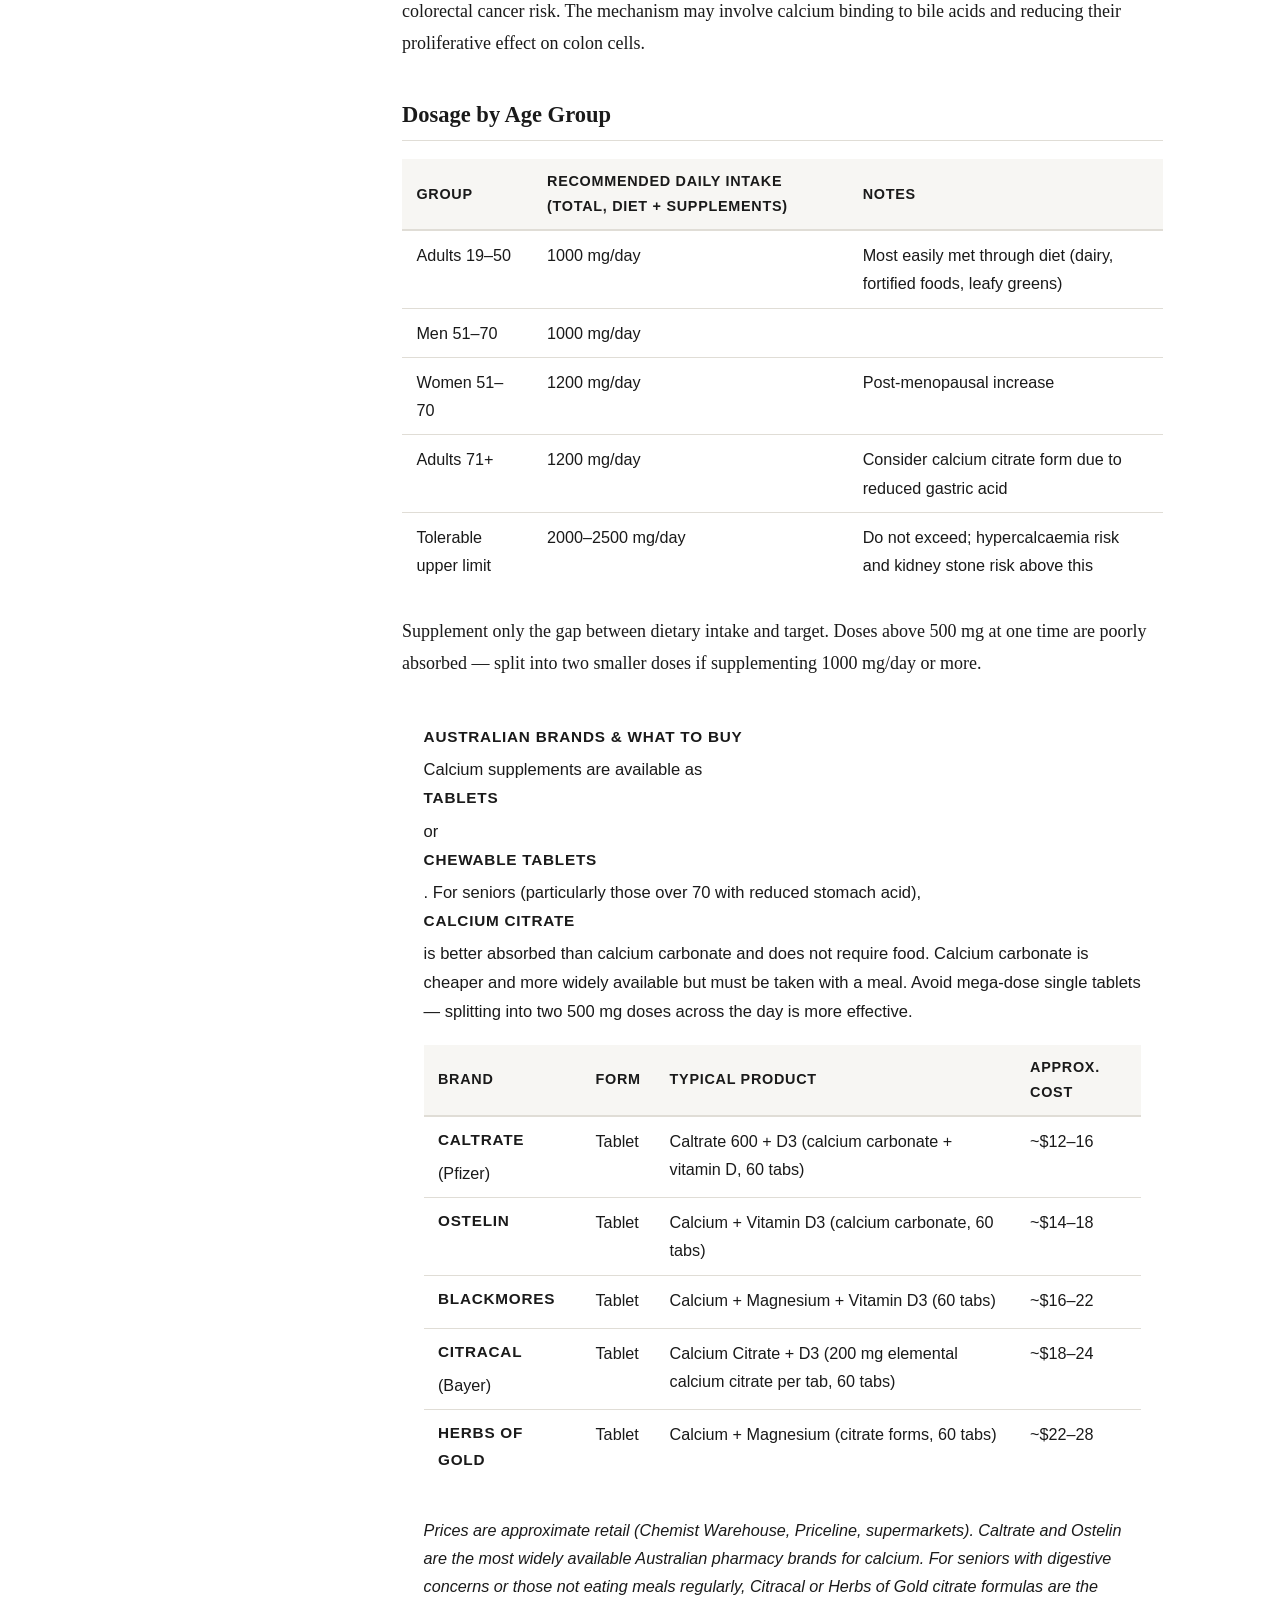
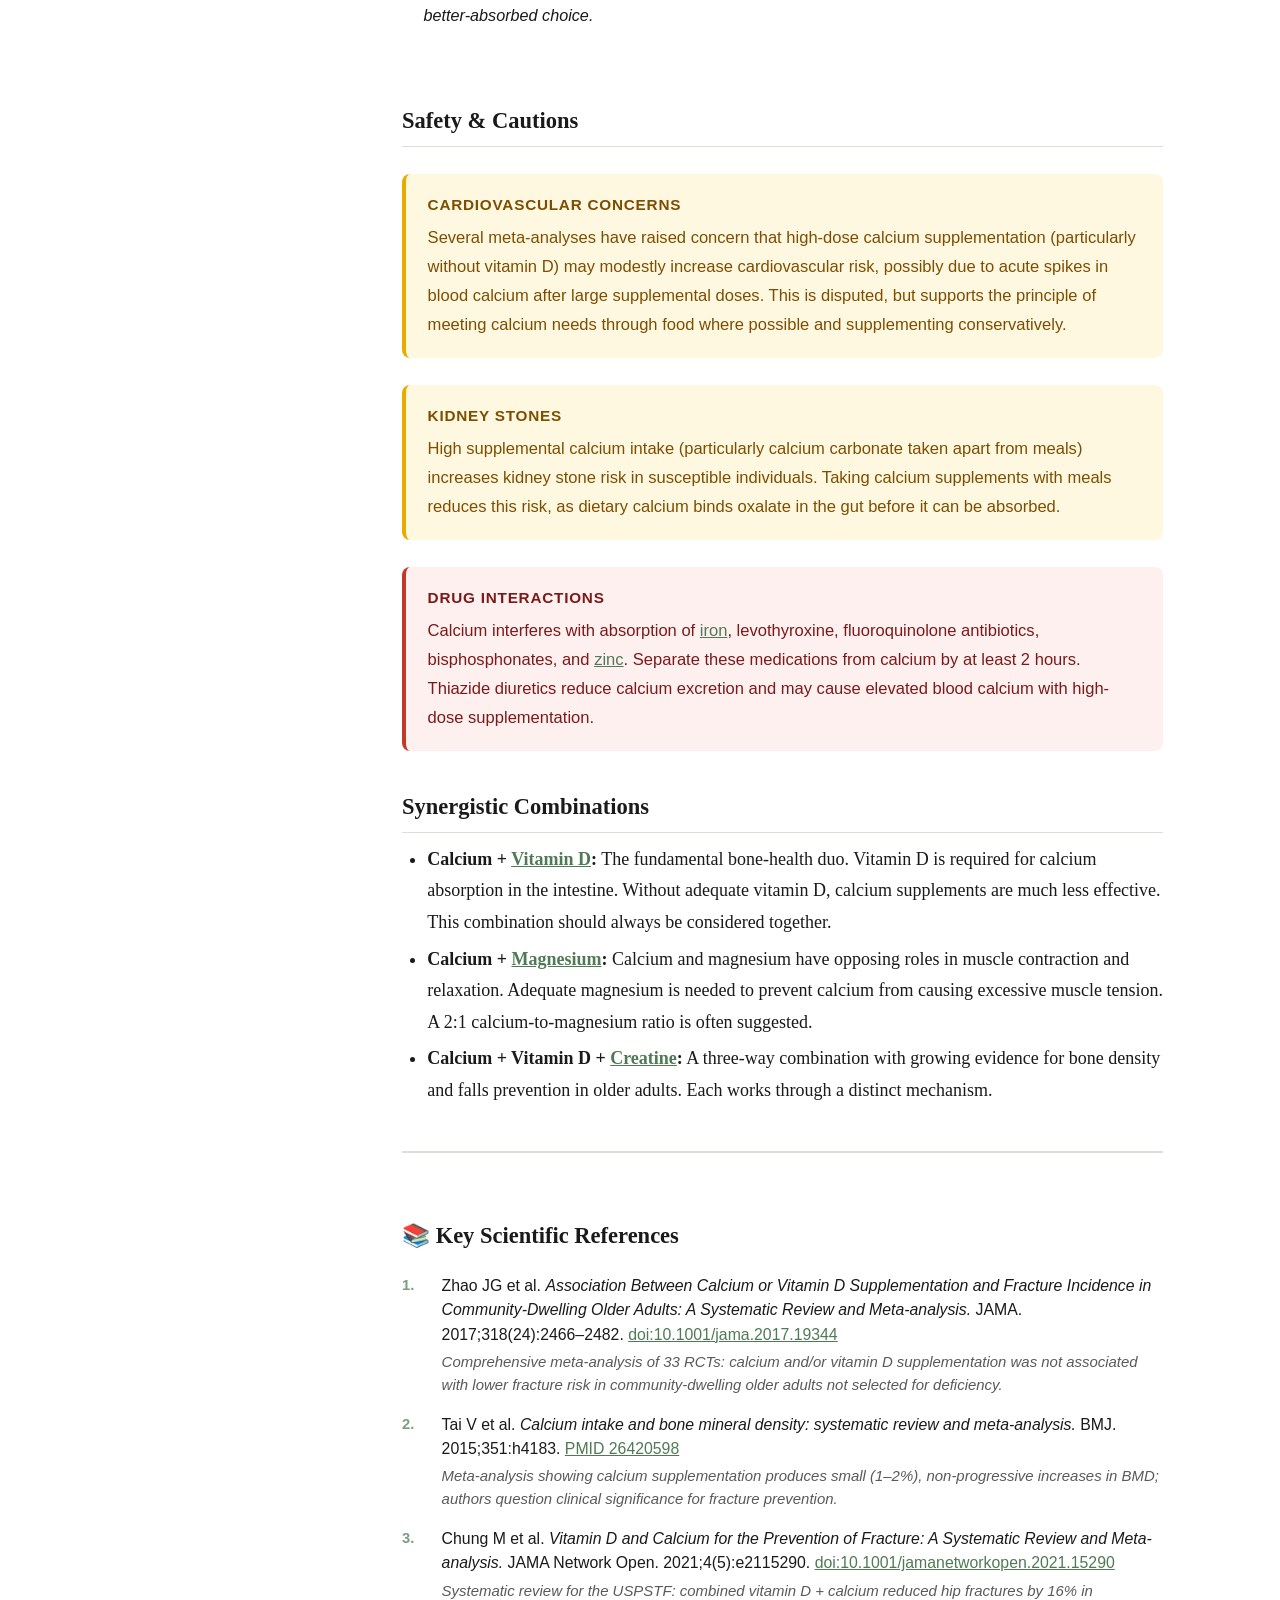
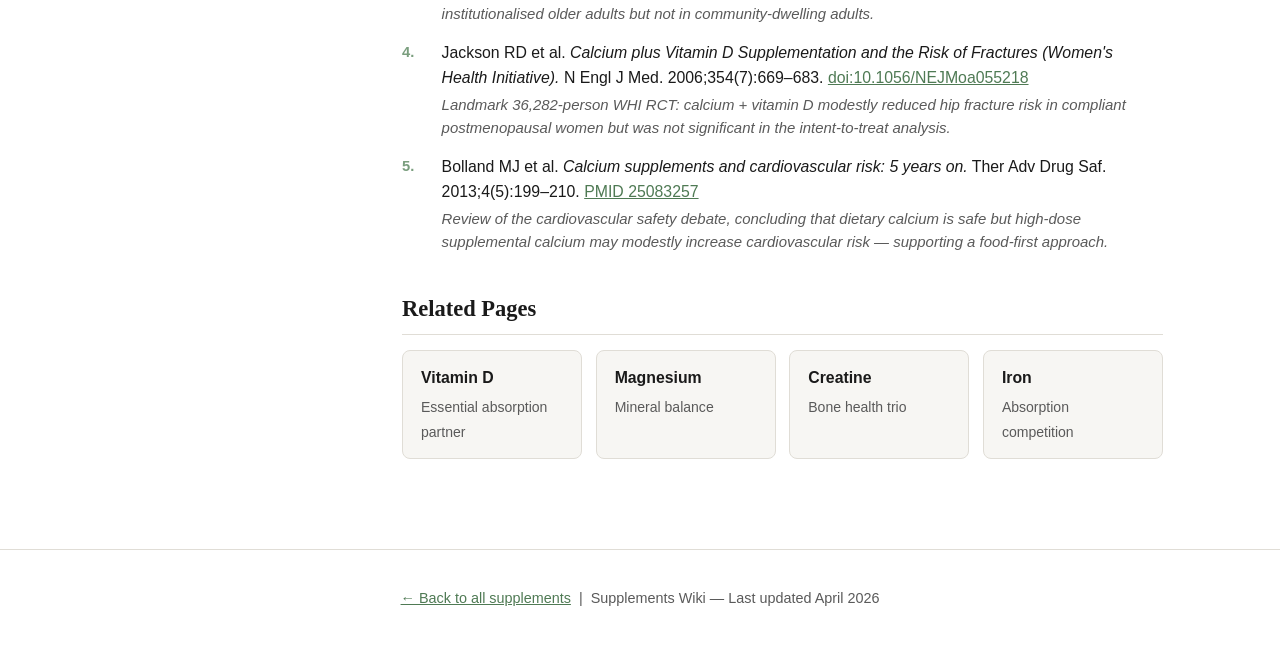
<file: calcium.html>
<!DOCTYPE html>
<html lang="en">
<head>
  <meta charset="UTF-8">
  <meta name="viewport" content="width=device-width, initial-scale=1.0">
  <title>Calcium — Supplements Wiki</title>
  <link rel="stylesheet" href="style.css">
</head>
<body>

<header class="site-header">
  <a class="logo" href="index.html">
    <img class="logo-img" src="solonutrition-logo.svg" alt="SoloNutrition">
  </a>
</header>

<div class="layout">
  <nav class="sidebar">
    <h3>All Supplements</h3>
    <ul>
      <li><a href="vitamin-d.html">Vitamin D</a></li>
      <li><a href="magnesium.html">Magnesium</a></li>
      <li><a href="omega-3.html">Omega-3</a></li>
      <li><a href="vitamin-b12.html">Vitamin B12</a></li>
      <li><a href="zinc.html">Zinc</a></li>
      <li><a href="creatine.html">Creatine</a></li>
      <li><a href="psyllium.html">Psyllium</a></li>
      <li><a href="iron.html">Iron</a></li>
      <li><a href="folate.html">Folate</a></li>
      <li><a href="calcium.html" class="active">Calcium</a></li>
      <li><a href="beta-alanine.html">Beta-Alanine</a></li>
      <li><a href="nitrates.html">Nitrates</a></li>
    </ul>
    <h3>On this page</h3>
    <ul>
      <li><a href="#overview">Overview</a></li>
      <li><a href="#evidence">Evidence</a></li>
      <li><a href="#dosage">Dosage</a></li>
      <li><a href="#safety">Safety</a></li>
      <li><a href="#combinations">Combinations</a></li>
      <li><a href="#related">Related pages</a></li>
    </ul>
  </nav>

  <main class="main">
    <h1 class="page-title">Calcium</h1>
    <p class="page-subtitle">The primary mineral of bone tissue — important when dietary intake is insufficient</p>
    <div class="tags">
      <span class="tag">Bone Health</span>
      <span class="tag">Muscle Function</span>
      <span class="tag">Nerve Signalling</span>
      <span class="tag">Heart Rhythm</span>
    </div>

    <div class="evidence-bar">
      <strong style="font-family:var(--font-ui);font-size:0.85rem;">Evidence strength:</strong>
      <div class="evidence-dots">
        <span class="filled"></span><span class="filled"></span><span class="filled"></span><span class="filled"></span><span></span>
      </div>
      <span style="font-family:var(--font-ui);font-size:0.82rem;color:var(--muted);">Strong (bone density); evidence for fracture prevention is mixed</span>
    </div>

    <h2 id="overview">Overview</h2>
    <p>Calcium is the most abundant mineral in the human body — 99% of it is stored in bones and teeth, where it provides structural strength. The remaining 1% circulates in blood and tissue fluid, where it is essential for muscle contraction, nerve transmission, blood clotting, and heart rhythm regulation.</p>
    <p>The body tightly regulates blood calcium levels. If dietary intake is insufficient, calcium is withdrawn from bones — a process that, over time, leads to osteopenia and osteoporosis. Calcium absorption from food and supplements requires adequate <a href="vitamin-d.html">vitamin D</a>.</p>
    <p>The two main supplemental forms are calcium carbonate (best absorbed with food; higher elemental calcium content) and calcium citrate (absorbed without food; preferred for those taking acid-reducing medications or those over 70 with reduced gastric acid production).</p>

    <div class="info-box evidence">
      <strong>Key fact for seniors</strong>
      Calcium absorption declines with age. Post-menopausal women are at particular risk of bone loss. However, the greatest benefit of calcium supplementation comes when dietary intake is inadequate — the priority should always be to meet requirements through food first, supplementing only the shortfall.
    </div>

    <h2 id="evidence">What the Evidence Shows</h2>
    <h3>Bone mineral density</h3>
    <p>Combined calcium and vitamin D supplementation reliably increases bone mineral density in older adults, particularly when dietary intake is insufficient. Meta-analyses consistently confirm this effect at the lumbar spine and femoral neck.</p>

    <h3>Fracture prevention</h3>
    <p>Evidence on whether calcium supplementation reduces actual fracture rates is more nuanced. The WHI trial showed a modest reduction in hip fractures with calcium + vitamin D in post-menopausal women. However, benefit appears primarily in those with low baseline calcium intake and is less clear in those already meeting dietary targets.</p>

    <h3>Blood pressure</h3>
    <p>Adequate calcium intake is associated with modestly lower blood pressure. The DASH dietary pattern, which is high in calcium and other minerals, consistently lowers blood pressure in hypertensive individuals.</p>

    <h3>Colorectal cancer</h3>
    <p>Several large prospective studies and some trial data suggest that adequate calcium intake reduces colorectal cancer risk. The mechanism may involve calcium binding to bile acids and reducing their proliferative effect on colon cells.</p>

    <h2 id="dosage">Dosage by Age Group</h2>
    <table class="dosage-table">
      <thead>
        <tr><th>Group</th><th>Recommended Daily Intake (total, diet + supplements)</th><th>Notes</th></tr>
      </thead>
      <tbody>
        <tr><td>Adults 19–50</td><td>1000 mg/day</td><td>Most easily met through diet (dairy, fortified foods, leafy greens)</td></tr>
        <tr><td>Men 51–70</td><td>1000 mg/day</td><td></td></tr>
        <tr><td>Women 51–70</td><td>1200 mg/day</td><td>Post-menopausal increase</td></tr>
        <tr><td>Adults 71+</td><td>1200 mg/day</td><td>Consider calcium citrate form due to reduced gastric acid</td></tr>
        <tr><td>Tolerable upper limit</td><td>2000–2500 mg/day</td><td>Do not exceed; hypercalcaemia risk and kidney stone risk above this</td></tr>
      </tbody>
    </table>
    <p>Supplement only the gap between dietary intake and target. Doses above 500 mg at one time are poorly absorbed — split into two smaller doses if supplementing 1000 mg/day or more.</p>

    <div class="info-box">
      <strong>Australian brands &amp; what to buy</strong>
      <p>Calcium supplements are available as <strong>tablets</strong> or <strong>chewable tablets</strong>. For seniors (particularly those over 70 with reduced stomach acid), <strong>calcium citrate</strong> is better absorbed than calcium carbonate and does not require food. Calcium carbonate is cheaper and more widely available but must be taken with a meal. Avoid mega-dose single tablets — splitting into two 500 mg doses across the day is more effective.</p>
      <table class="dosage-table" style="margin-top:0.75rem;">
        <thead><tr><th>Brand</th><th>Form</th><th>Typical product</th><th>Approx. cost</th></tr></thead>
        <tbody>
          <tr><td><strong>Caltrate</strong> (Pfizer)</td><td>Tablet</td><td>Caltrate 600 + D3 (calcium carbonate + vitamin D, 60 tabs)</td><td>~$12–16</td></tr>
          <tr><td><strong>Ostelin</strong></td><td>Tablet</td><td>Calcium + Vitamin D3 (calcium carbonate, 60 tabs)</td><td>~$14–18</td></tr>
          <tr><td><strong>Blackmores</strong></td><td>Tablet</td><td>Calcium + Magnesium + Vitamin D3 (60 tabs)</td><td>~$16–22</td></tr>
          <tr><td><strong>Citracal</strong> (Bayer)</td><td>Tablet</td><td>Calcium Citrate + D3 (200 mg elemental calcium citrate per tab, 60 tabs)</td><td>~$18–24</td></tr>
          <tr><td><strong>Herbs of Gold</strong></td><td>Tablet</td><td>Calcium + Magnesium (citrate forms, 60 tabs)</td><td>~$22–28</td></tr>
        </tbody>
      </table>
      <p style="margin-top:0.6rem;font-size:0.9rem;"><em>Prices are approximate retail (Chemist Warehouse, Priceline, supermarkets). Caltrate and Ostelin are the most widely available Australian pharmacy brands for calcium. For seniors with digestive concerns or those not eating meals regularly, Citracal or Herbs of Gold citrate formulas are the better-absorbed choice.</em></p>
    </div>

    <h2 id="safety">Safety &amp; Cautions</h2>
    <div class="info-box caution">
      <strong>Cardiovascular concerns</strong>
      Several meta-analyses have raised concern that high-dose calcium supplementation (particularly without vitamin D) may modestly increase cardiovascular risk, possibly due to acute spikes in blood calcium after large supplemental doses. This is disputed, but supports the principle of meeting calcium needs through food where possible and supplementing conservatively.
    </div>
    <div class="info-box caution">
      <strong>Kidney stones</strong>
      High supplemental calcium intake (particularly calcium carbonate taken apart from meals) increases kidney stone risk in susceptible individuals. Taking calcium supplements with meals reduces this risk, as dietary calcium binds oxalate in the gut before it can be absorbed.
    </div>
    <div class="info-box interaction">
      <strong>Drug interactions</strong>
      Calcium interferes with absorption of <a href="iron.html">iron</a>, levothyroxine, fluoroquinolone antibiotics, bisphosphonates, and <a href="zinc.html">zinc</a>. Separate these medications from calcium by at least 2 hours. Thiazide diuretics reduce calcium excretion and may cause elevated blood calcium with high-dose supplementation.
    </div>

    <h2 id="combinations">Synergistic Combinations</h2>
    <ul>
      <li><strong>Calcium + <a href="vitamin-d.html">Vitamin D</a>:</strong> The fundamental bone-health duo. Vitamin D is required for calcium absorption in the intestine. Without adequate vitamin D, calcium supplements are much less effective. This combination should always be considered together.</li>
      <li><strong>Calcium + <a href="magnesium.html">Magnesium</a>:</strong> Calcium and magnesium have opposing roles in muscle contraction and relaxation. Adequate magnesium is needed to prevent calcium from causing excessive muscle tension. A 2:1 calcium-to-magnesium ratio is often suggested.</li>
      <li><strong>Calcium + Vitamin D + <a href="creatine.html">Creatine</a>:</strong> A three-way combination with growing evidence for bone density and falls prevention in older adults. Each works through a distinct mechanism.</li>
    </ul>

    <section class="references">
      <h2>📚 Key Scientific References</h2>
      <ol class="ref-list">
        <li>
          Zhao JG et al. <em>Association Between Calcium or Vitamin D Supplementation and Fracture Incidence in Community-Dwelling Older Adults: A Systematic Review and Meta-analysis.</em> JAMA. 2017;318(24):2466–2482.
          <a href="https://jamanetwork.com/journals/jama/fullarticle/2667071" target="_blank" rel="noopener">doi:10.1001/jama.2017.19344</a>
          <span class="ref-finding">Comprehensive meta-analysis of 33 RCTs: calcium and/or vitamin D supplementation was not associated with lower fracture risk in community-dwelling older adults not selected for deficiency.</span>
        </li>
        <li>
          Tai V et al. <em>Calcium intake and bone mineral density: systematic review and meta-analysis.</em> BMJ. 2015;351:h4183.
          <a href="https://pubmed.ncbi.nlm.nih.gov/26420598/" target="_blank" rel="noopener">PMID 26420598</a>
          <span class="ref-finding">Meta-analysis showing calcium supplementation produces small (1–2%), non-progressive increases in BMD; authors question clinical significance for fracture prevention.</span>
        </li>
        <li>
          Chung M et al. <em>Vitamin D and Calcium for the Prevention of Fracture: A Systematic Review and Meta-analysis.</em> JAMA Network Open. 2021;4(5):e2115290.
          <a href="https://jamanetwork.com/journals/jamanetworkopen/fullarticle/2757873" target="_blank" rel="noopener">doi:10.1001/jamanetworkopen.2021.15290</a>
          <span class="ref-finding">Systematic review for the USPSTF: combined vitamin D + calcium reduced hip fractures by 16% in institutionalised older adults but not in community-dwelling adults.</span>
        </li>
        <li>
          Jackson RD et al. <em>Calcium plus Vitamin D Supplementation and the Risk of Fractures (Women's Health Initiative).</em> N Engl J Med. 2006;354(7):669–683.
          <a href="https://www.nejm.org/doi/full/10.1056/NEJMoa055218" target="_blank" rel="noopener">doi:10.1056/NEJMoa055218</a>
          <span class="ref-finding">Landmark 36,282-person WHI RCT: calcium + vitamin D modestly reduced hip fracture risk in compliant postmenopausal women but was not significant in the intent-to-treat analysis.</span>
        </li>
        <li>
          Bolland MJ et al. <em>Calcium supplements and cardiovascular risk: 5 years on.</em> Ther Adv Drug Saf. 2013;4(5):199–210.
          <a href="https://pubmed.ncbi.nlm.nih.gov/25083257/" target="_blank" rel="noopener">PMID 25083257</a>
          <span class="ref-finding">Review of the cardiovascular safety debate, concluding that dietary calcium is safe but high-dose supplemental calcium may modestly increase cardiovascular risk — supporting a food-first approach.</span>
        </li>
      </ol>
    </section>

    <h2 id="related">Related Pages</h2>
    <div class="related-grid">
      <a class="related-card" href="vitamin-d.html">Vitamin D <span class="card-note">Essential absorption partner</span></a>
      <a class="related-card" href="magnesium.html">Magnesium <span class="card-note">Mineral balance</span></a>
      <a class="related-card" href="creatine.html">Creatine <span class="card-note">Bone health trio</span></a>
      <a class="related-card" href="iron.html">Iron <span class="card-note">Absorption competition</span></a>
    </div>
  </main>
</div>

<footer class="site-footer">
  <a href="index.html">← Back to all supplements</a> &nbsp;|&nbsp; Supplements Wiki &mdash; Last updated April 2026
</footer>
</body>
</html>
</file>
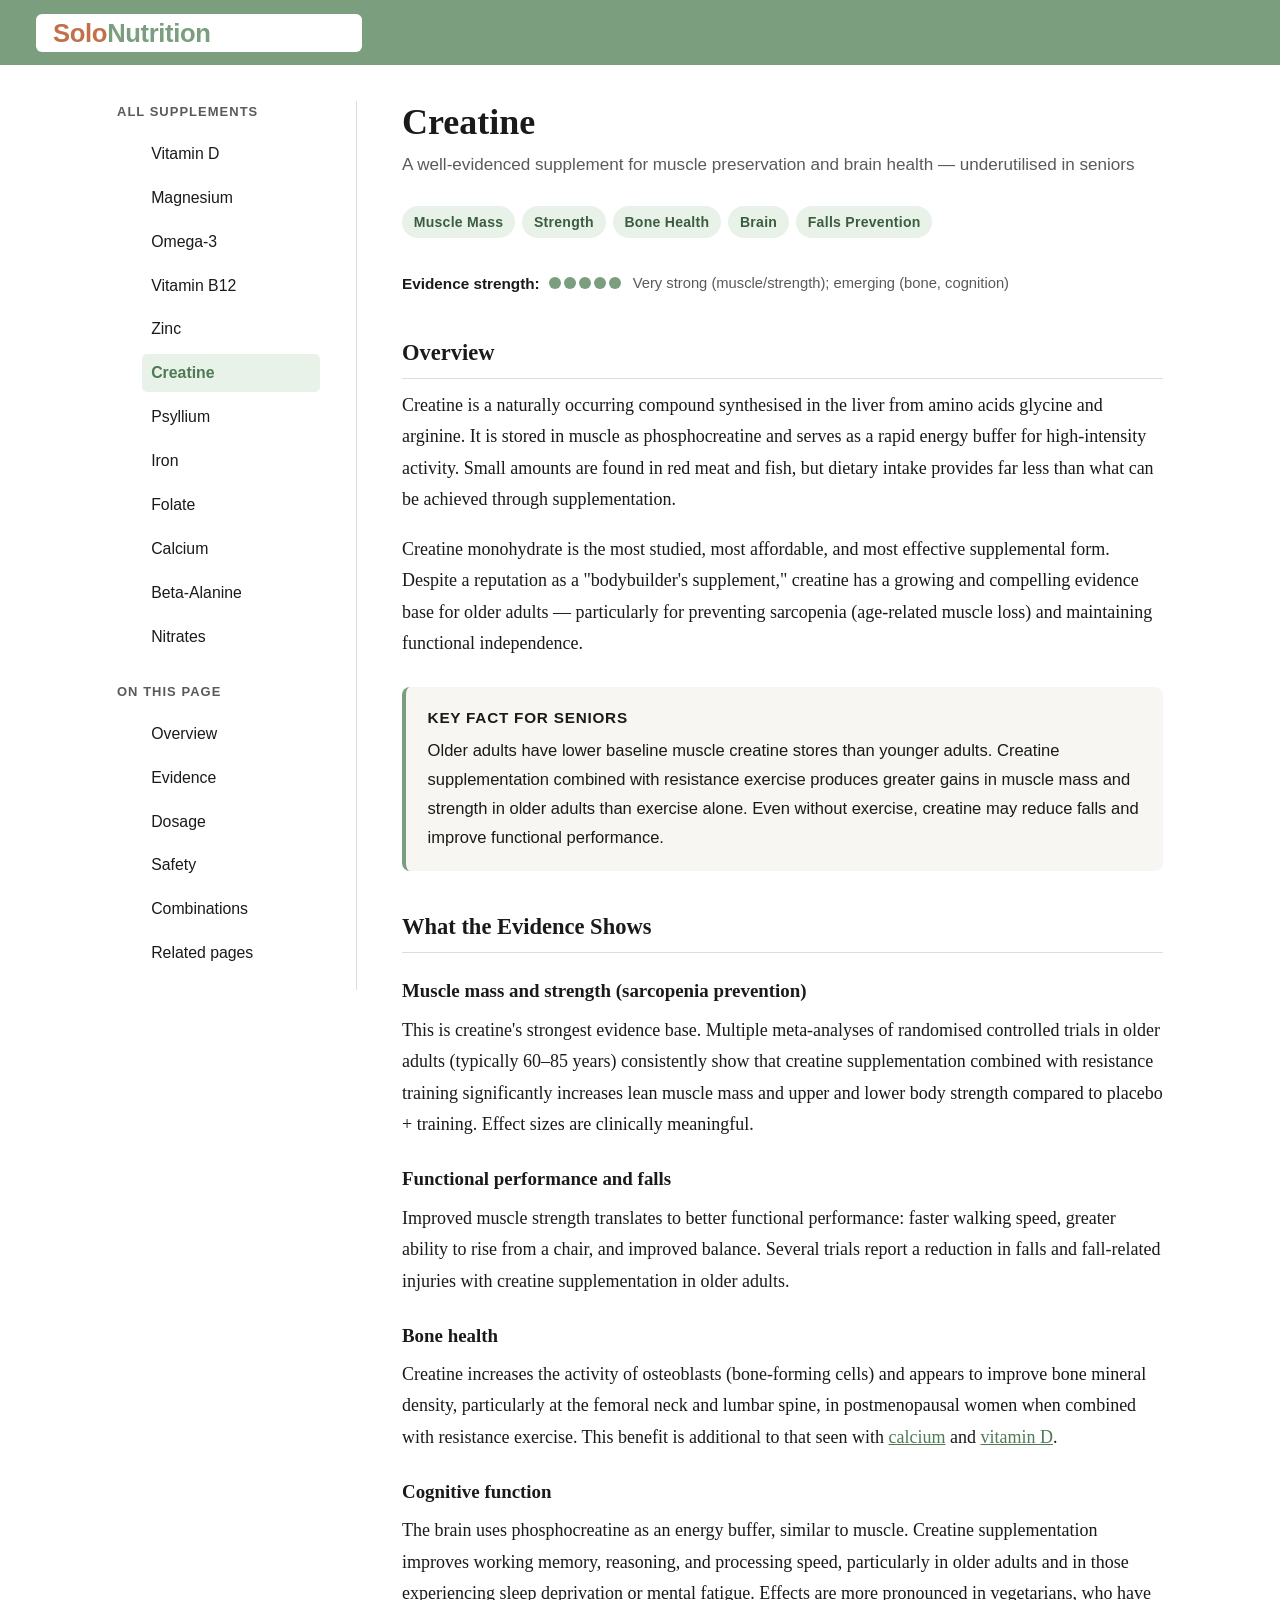
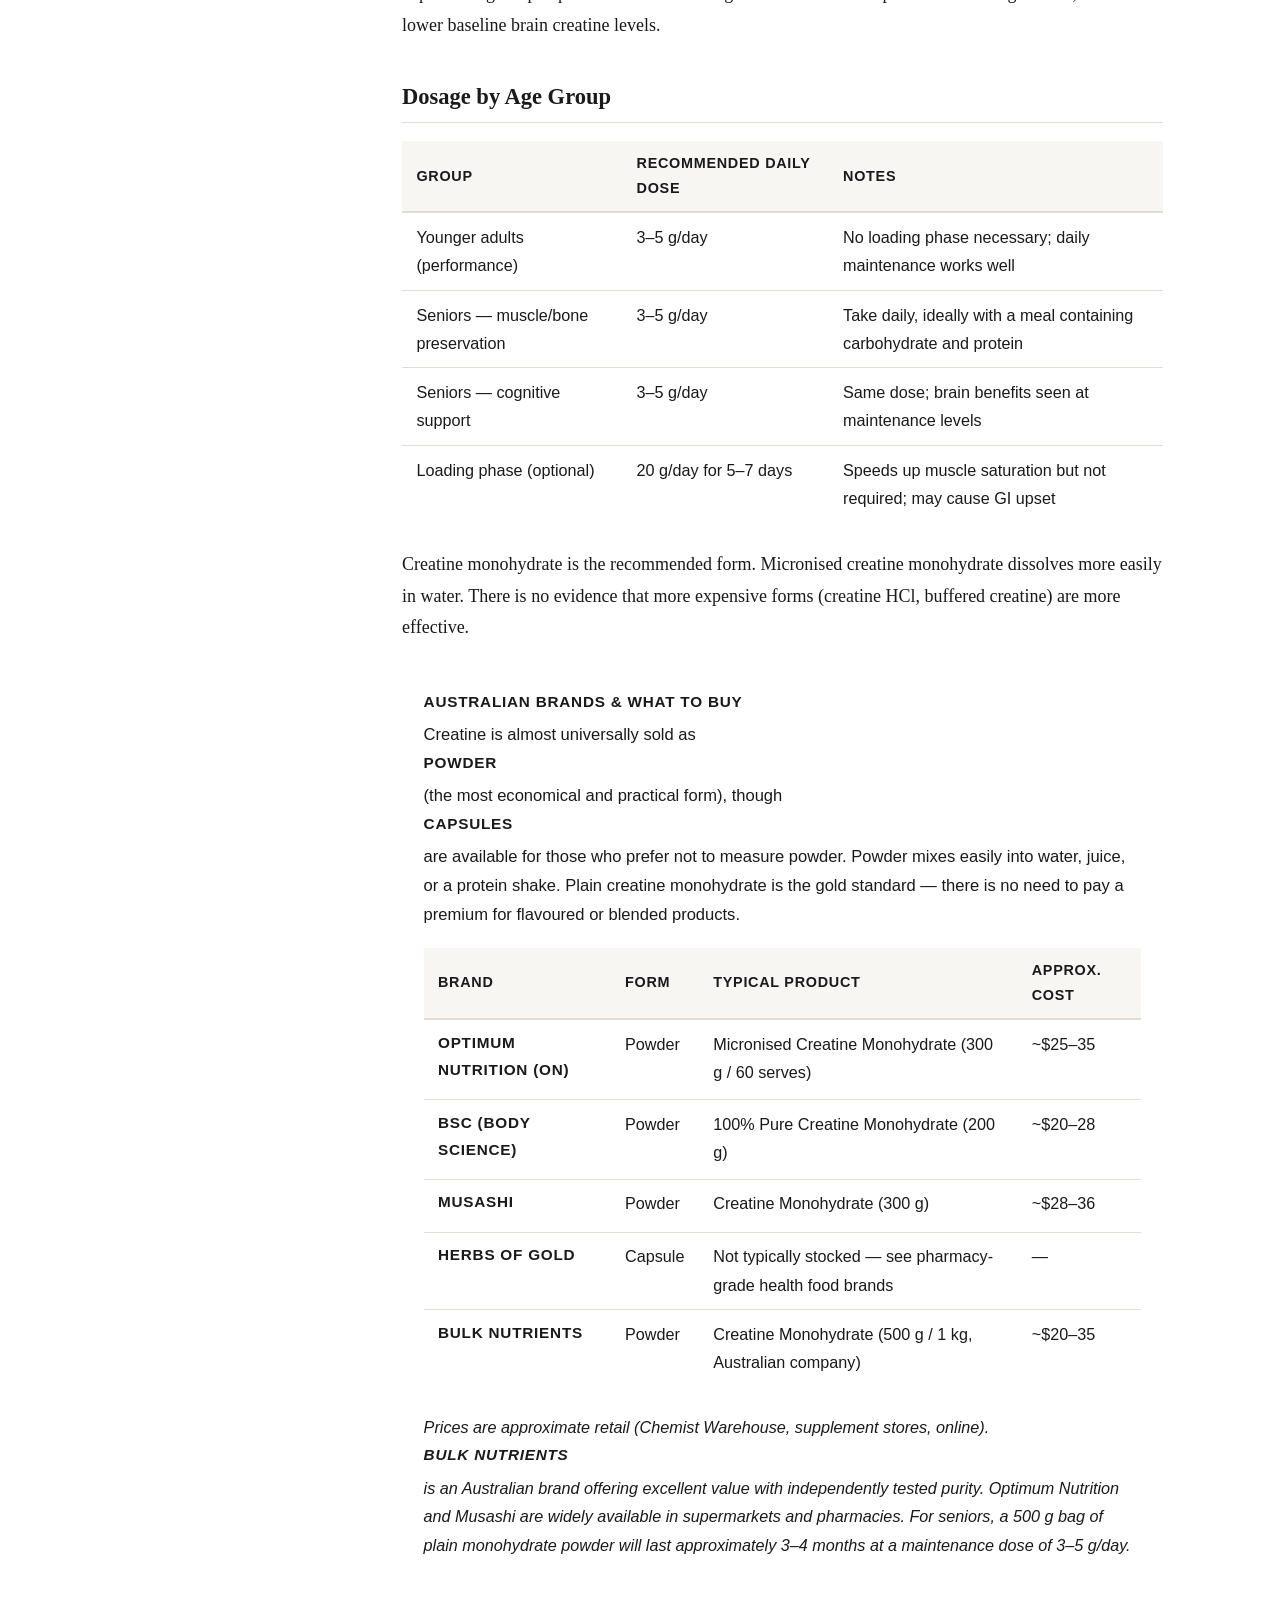
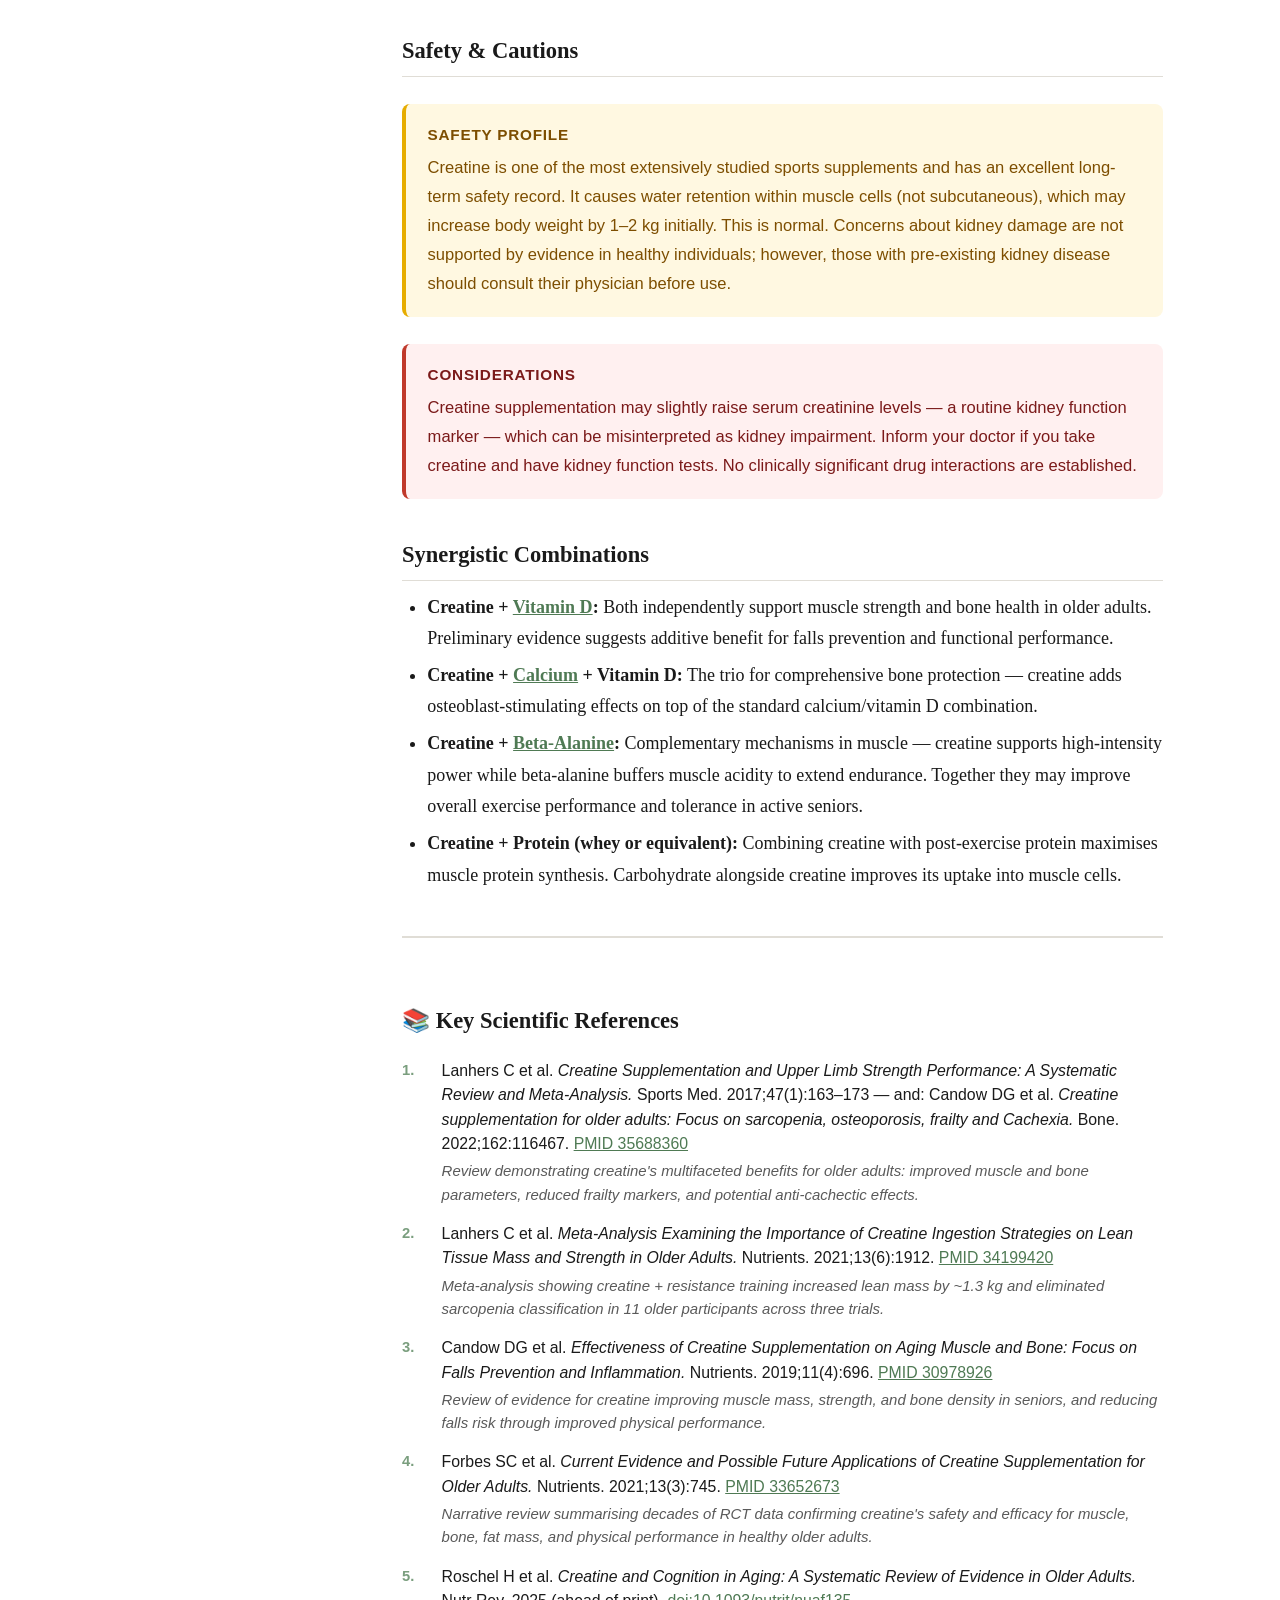
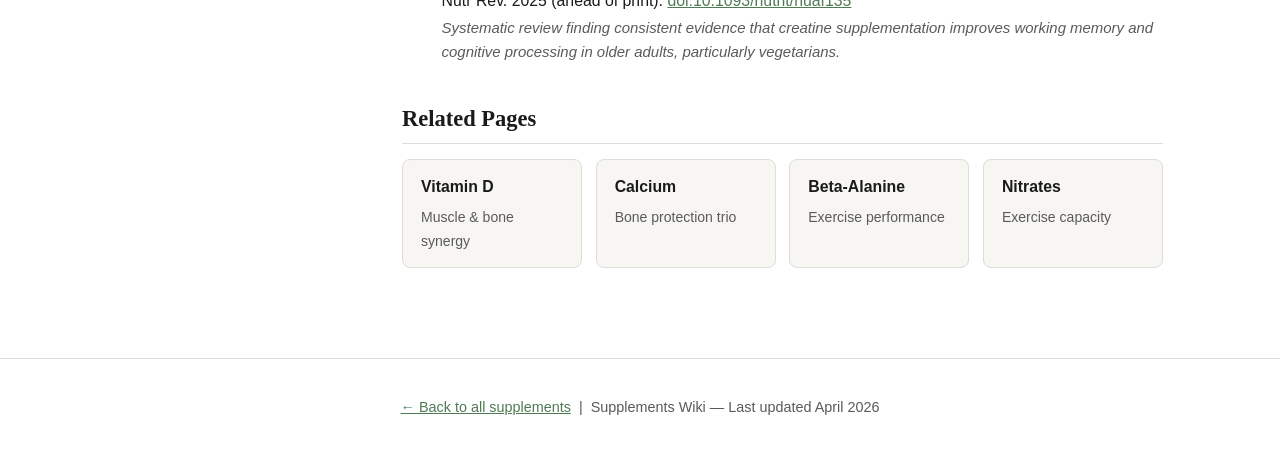
<file: creatine.html>
<!DOCTYPE html>
<html lang="en">
<head>
  <meta charset="UTF-8">
  <meta name="viewport" content="width=device-width, initial-scale=1.0">
  <title>Creatine — Supplements Wiki</title>
  <link rel="stylesheet" href="style.css">
</head>
<body>

<header class="site-header">
  <a class="logo" href="index.html">
    <img class="logo-img" src="solonutrition-logo.svg" alt="SoloNutrition">
  </a>
</header>

<div class="layout">
  <nav class="sidebar">
    <h3>All Supplements</h3>
    <ul>
      <li><a href="vitamin-d.html">Vitamin D</a></li>
      <li><a href="magnesium.html">Magnesium</a></li>
      <li><a href="omega-3.html">Omega-3</a></li>
      <li><a href="vitamin-b12.html">Vitamin B12</a></li>
      <li><a href="zinc.html">Zinc</a></li>
      <li><a href="creatine.html" class="active">Creatine</a></li>
      <li><a href="psyllium.html">Psyllium</a></li>
      <li><a href="iron.html">Iron</a></li>
      <li><a href="folate.html">Folate</a></li>
      <li><a href="calcium.html">Calcium</a></li>
      <li><a href="beta-alanine.html">Beta-Alanine</a></li>
      <li><a href="nitrates.html">Nitrates</a></li>
    </ul>
    <h3>On this page</h3>
    <ul>
      <li><a href="#overview">Overview</a></li>
      <li><a href="#evidence">Evidence</a></li>
      <li><a href="#dosage">Dosage</a></li>
      <li><a href="#safety">Safety</a></li>
      <li><a href="#combinations">Combinations</a></li>
      <li><a href="#related">Related pages</a></li>
    </ul>
  </nav>

  <main class="main">
    <h1 class="page-title">Creatine</h1>
    <p class="page-subtitle">A well-evidenced supplement for muscle preservation and brain health — underutilised in seniors</p>
    <div class="tags">
      <span class="tag">Muscle Mass</span>
      <span class="tag">Strength</span>
      <span class="tag">Bone Health</span>
      <span class="tag">Brain</span>
      <span class="tag">Falls Prevention</span>
    </div>

    <div class="evidence-bar">
      <strong style="font-family:var(--font-ui);font-size:0.85rem;">Evidence strength:</strong>
      <div class="evidence-dots">
        <span class="filled"></span><span class="filled"></span><span class="filled"></span><span class="filled"></span><span class="filled"></span>
      </div>
      <span style="font-family:var(--font-ui);font-size:0.82rem;color:var(--muted);">Very strong (muscle/strength); emerging (bone, cognition)</span>
    </div>

    <h2 id="overview">Overview</h2>
    <p>Creatine is a naturally occurring compound synthesised in the liver from amino acids glycine and arginine. It is stored in muscle as phosphocreatine and serves as a rapid energy buffer for high-intensity activity. Small amounts are found in red meat and fish, but dietary intake provides far less than what can be achieved through supplementation.</p>
    <p>Creatine monohydrate is the most studied, most affordable, and most effective supplemental form. Despite a reputation as a "bodybuilder's supplement," creatine has a growing and compelling evidence base for older adults — particularly for preventing sarcopenia (age-related muscle loss) and maintaining functional independence.</p>

    <div class="info-box evidence">
      <strong>Key fact for seniors</strong>
      Older adults have lower baseline muscle creatine stores than younger adults. Creatine supplementation combined with resistance exercise produces greater gains in muscle mass and strength in older adults than exercise alone. Even without exercise, creatine may reduce falls and improve functional performance.
    </div>

    <h2 id="evidence">What the Evidence Shows</h2>
    <h3>Muscle mass and strength (sarcopenia prevention)</h3>
    <p>This is creatine's strongest evidence base. Multiple meta-analyses of randomised controlled trials in older adults (typically 60–85 years) consistently show that creatine supplementation combined with resistance training significantly increases lean muscle mass and upper and lower body strength compared to placebo + training. Effect sizes are clinically meaningful.</p>

    <h3>Functional performance and falls</h3>
    <p>Improved muscle strength translates to better functional performance: faster walking speed, greater ability to rise from a chair, and improved balance. Several trials report a reduction in falls and fall-related injuries with creatine supplementation in older adults.</p>

    <h3>Bone health</h3>
    <p>Creatine increases the activity of osteoblasts (bone-forming cells) and appears to improve bone mineral density, particularly at the femoral neck and lumbar spine, in postmenopausal women when combined with resistance exercise. This benefit is additional to that seen with <a href="calcium.html">calcium</a> and <a href="vitamin-d.html">vitamin D</a>.</p>

    <h3>Cognitive function</h3>
    <p>The brain uses phosphocreatine as an energy buffer, similar to muscle. Creatine supplementation improves working memory, reasoning, and processing speed, particularly in older adults and in those experiencing sleep deprivation or mental fatigue. Effects are more pronounced in vegetarians, who have lower baseline brain creatine levels.</p>

    <h2 id="dosage">Dosage by Age Group</h2>
    <table class="dosage-table">
      <thead>
        <tr><th>Group</th><th>Recommended Daily Dose</th><th>Notes</th></tr>
      </thead>
      <tbody>
        <tr><td>Younger adults (performance)</td><td>3–5 g/day</td><td>No loading phase necessary; daily maintenance works well</td></tr>
        <tr><td>Seniors — muscle/bone preservation</td><td>3–5 g/day</td><td>Take daily, ideally with a meal containing carbohydrate and protein</td></tr>
        <tr><td>Seniors — cognitive support</td><td>3–5 g/day</td><td>Same dose; brain benefits seen at maintenance levels</td></tr>
        <tr><td>Loading phase (optional)</td><td>20 g/day for 5–7 days</td><td>Speeds up muscle saturation but not required; may cause GI upset</td></tr>
      </tbody>
    </table>
    <p>Creatine monohydrate is the recommended form. Micronised creatine monohydrate dissolves more easily in water. There is no evidence that more expensive forms (creatine HCl, buffered creatine) are more effective.</p>

    <div class="info-box">
      <strong>Australian brands &amp; what to buy</strong>
      <p>Creatine is almost universally sold as <strong>powder</strong> (the most economical and practical form), though <strong>capsules</strong> are available for those who prefer not to measure powder. Powder mixes easily into water, juice, or a protein shake. Plain creatine monohydrate is the gold standard — there is no need to pay a premium for flavoured or blended products.</p>
      <table class="dosage-table" style="margin-top:0.75rem;">
        <thead><tr><th>Brand</th><th>Form</th><th>Typical product</th><th>Approx. cost</th></tr></thead>
        <tbody>
          <tr><td><strong>Optimum Nutrition (ON)</strong></td><td>Powder</td><td>Micronised Creatine Monohydrate (300 g / 60 serves)</td><td>~$25–35</td></tr>
          <tr><td><strong>BSc (Body Science)</strong></td><td>Powder</td><td>100% Pure Creatine Monohydrate (200 g)</td><td>~$20–28</td></tr>
          <tr><td><strong>Musashi</strong></td><td>Powder</td><td>Creatine Monohydrate (300 g)</td><td>~$28–36</td></tr>
          <tr><td><strong>Herbs of Gold</strong></td><td>Capsule</td><td>Not typically stocked — see pharmacy-grade health food brands</td><td>—</td></tr>
          <tr><td><strong>Bulk Nutrients</strong></td><td>Powder</td><td>Creatine Monohydrate (500 g / 1 kg, Australian company)</td><td>~$20–35</td></tr>
        </tbody>
      </table>
      <p style="margin-top:0.6rem;font-size:0.9rem;"><em>Prices are approximate retail (Chemist Warehouse, supplement stores, online). <strong>Bulk Nutrients</strong> is an Australian brand offering excellent value with independently tested purity. Optimum Nutrition and Musashi are widely available in supermarkets and pharmacies. For seniors, a 500 g bag of plain monohydrate powder will last approximately 3–4 months at a maintenance dose of 3–5 g/day.</em></p>
    </div>

    <h2 id="safety">Safety &amp; Cautions</h2>
    <div class="info-box caution">
      <strong>Safety profile</strong>
      Creatine is one of the most extensively studied sports supplements and has an excellent long-term safety record. It causes water retention within muscle cells (not subcutaneous), which may increase body weight by 1–2 kg initially. This is normal. Concerns about kidney damage are not supported by evidence in healthy individuals; however, those with pre-existing kidney disease should consult their physician before use.
    </div>
    <div class="info-box interaction">
      <strong>Considerations</strong>
      Creatine supplementation may slightly raise serum creatinine levels — a routine kidney function marker — which can be misinterpreted as kidney impairment. Inform your doctor if you take creatine and have kidney function tests. No clinically significant drug interactions are established.
    </div>

    <h2 id="combinations">Synergistic Combinations</h2>
    <ul>
      <li><strong>Creatine + <a href="vitamin-d.html">Vitamin D</a>:</strong> Both independently support muscle strength and bone health in older adults. Preliminary evidence suggests additive benefit for falls prevention and functional performance.</li>
      <li><strong>Creatine + <a href="calcium.html">Calcium</a> + Vitamin D:</strong> The trio for comprehensive bone protection — creatine adds osteoblast-stimulating effects on top of the standard calcium/vitamin D combination.</li>
      <li><strong>Creatine + <a href="beta-alanine.html">Beta-Alanine</a>:</strong> Complementary mechanisms in muscle — creatine supports high-intensity power while beta-alanine buffers muscle acidity to extend endurance. Together they may improve overall exercise performance and tolerance in active seniors.</li>
      <li><strong>Creatine + Protein (whey or equivalent):</strong> Combining creatine with post-exercise protein maximises muscle protein synthesis. Carbohydrate alongside creatine improves its uptake into muscle cells.</li>
    </ul>

    <section class="references">
      <h2>📚 Key Scientific References</h2>
      <ol class="ref-list">
        <li>
          Lanhers C et al. <em>Creatine Supplementation and Upper Limb Strength Performance: A Systematic Review and Meta-Analysis.</em> Sports Med. 2017;47(1):163–173 — and: Candow DG et al. <em>Creatine supplementation for older adults: Focus on sarcopenia, osteoporosis, frailty and Cachexia.</em> Bone. 2022;162:116467.
          <a href="https://pubmed.ncbi.nlm.nih.gov/35688360/" target="_blank" rel="noopener">PMID 35688360</a>
          <span class="ref-finding">Review demonstrating creatine's multifaceted benefits for older adults: improved muscle and bone parameters, reduced frailty markers, and potential anti-cachectic effects.</span>
        </li>
        <li>
          Lanhers C et al. <em>Meta-Analysis Examining the Importance of Creatine Ingestion Strategies on Lean Tissue Mass and Strength in Older Adults.</em> Nutrients. 2021;13(6):1912.
          <a href="https://pubmed.ncbi.nlm.nih.gov/34199420/" target="_blank" rel="noopener">PMID 34199420</a>
          <span class="ref-finding">Meta-analysis showing creatine + resistance training increased lean mass by ~1.3 kg and eliminated sarcopenia classification in 11 older participants across three trials.</span>
        </li>
        <li>
          Candow DG et al. <em>Effectiveness of Creatine Supplementation on Aging Muscle and Bone: Focus on Falls Prevention and Inflammation.</em> Nutrients. 2019;11(4):696.
          <a href="https://pubmed.ncbi.nlm.nih.gov/30978926/" target="_blank" rel="noopener">PMID 30978926</a>
          <span class="ref-finding">Review of evidence for creatine improving muscle mass, strength, and bone density in seniors, and reducing falls risk through improved physical performance.</span>
        </li>
        <li>
          Forbes SC et al. <em>Current Evidence and Possible Future Applications of Creatine Supplementation for Older Adults.</em> Nutrients. 2021;13(3):745.
          <a href="https://pubmed.ncbi.nlm.nih.gov/33652673/" target="_blank" rel="noopener">PMID 33652673</a>
          <span class="ref-finding">Narrative review summarising decades of RCT data confirming creatine's safety and efficacy for muscle, bone, fat mass, and physical performance in healthy older adults.</span>
        </li>
        <li>
          Roschel H et al. <em>Creatine and Cognition in Aging: A Systematic Review of Evidence in Older Adults.</em> Nutr Rev. 2025 (ahead of print).
          <a href="https://doi.org/10.1093/nutrit/nuaf135" target="_blank" rel="noopener">doi:10.1093/nutrit/nuaf135</a>
          <span class="ref-finding">Systematic review finding consistent evidence that creatine supplementation improves working memory and cognitive processing in older adults, particularly vegetarians.</span>
        </li>
      </ol>
    </section>

    <h2 id="related">Related Pages</h2>
    <div class="related-grid">
      <a class="related-card" href="vitamin-d.html">Vitamin D <span class="card-note">Muscle &amp; bone synergy</span></a>
      <a class="related-card" href="calcium.html">Calcium <span class="card-note">Bone protection trio</span></a>
      <a class="related-card" href="beta-alanine.html">Beta-Alanine <span class="card-note">Exercise performance</span></a>
      <a class="related-card" href="nitrates.html">Nitrates <span class="card-note">Exercise capacity</span></a>
    </div>
  </main>
</div>

<footer class="site-footer">
  <a href="index.html">← Back to all supplements</a> &nbsp;|&nbsp; Supplements Wiki &mdash; Last updated April 2026
</footer>
</body>
</html>
</file>
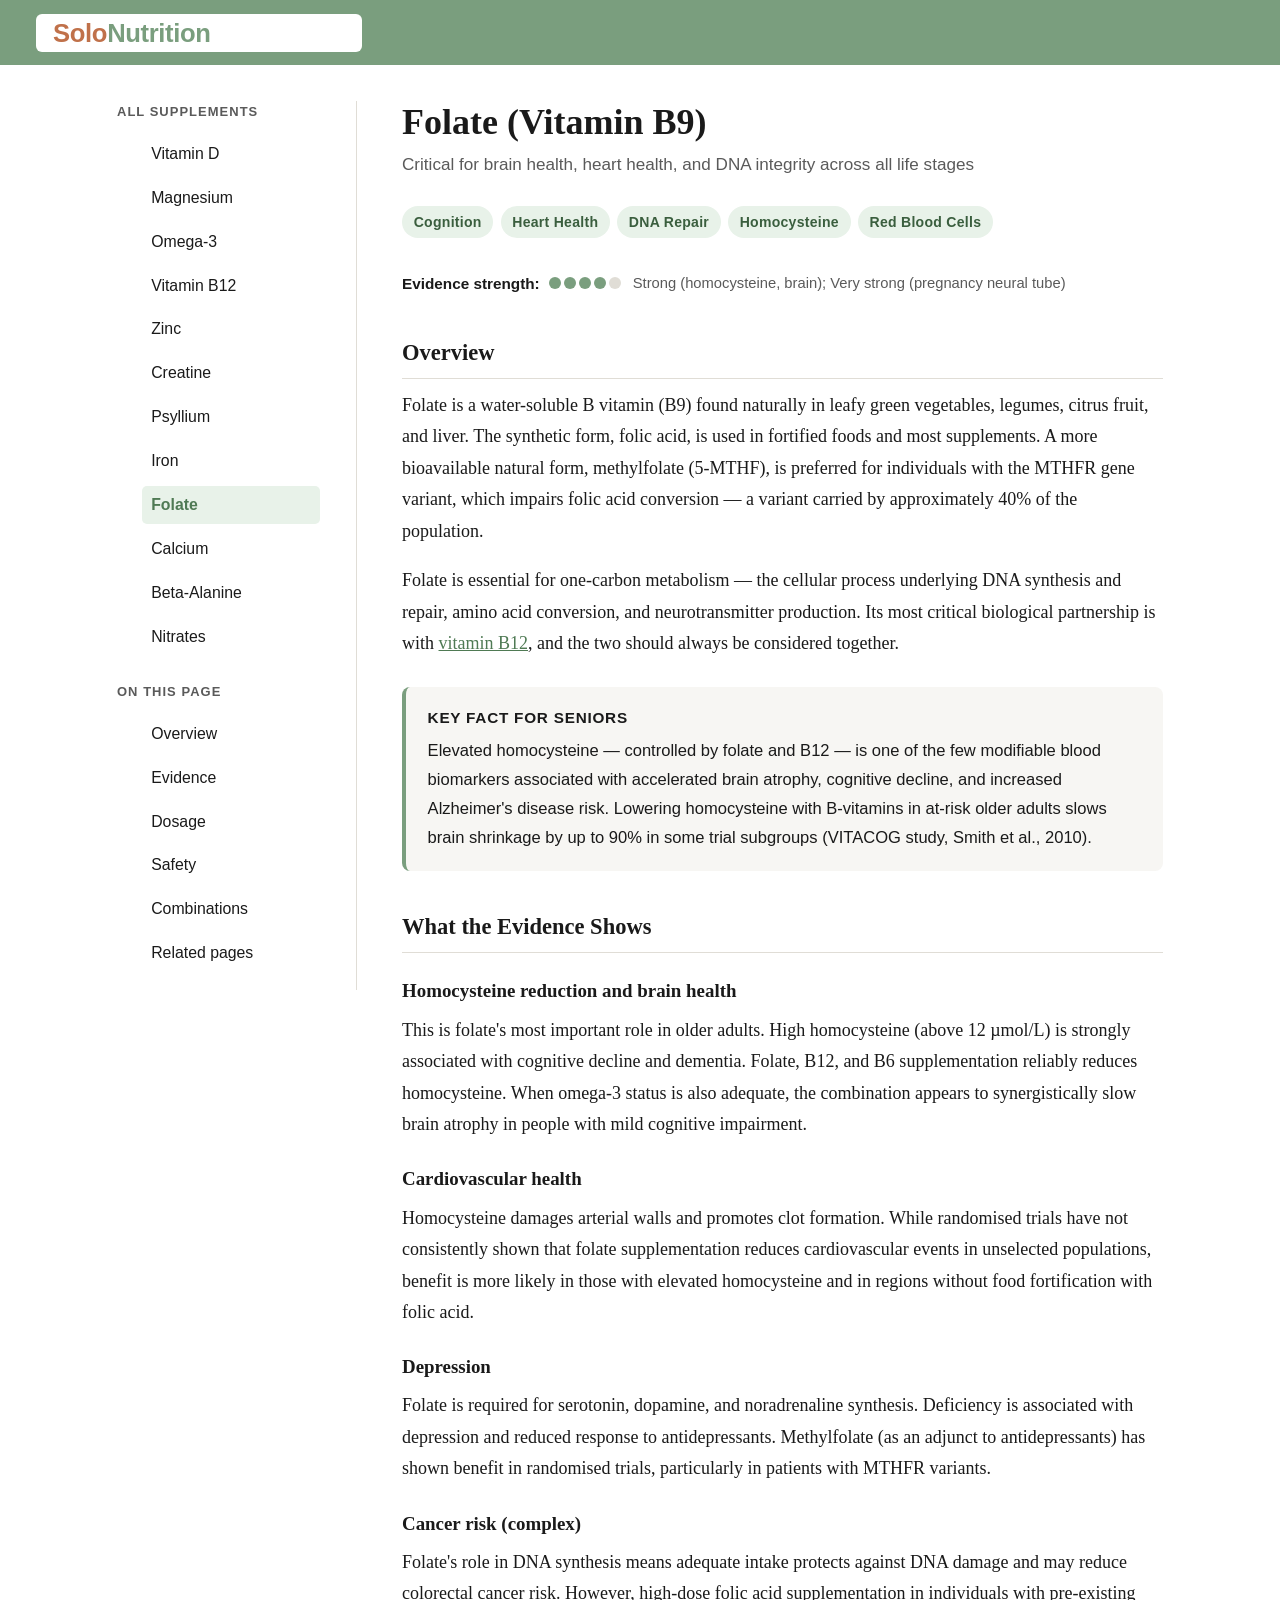
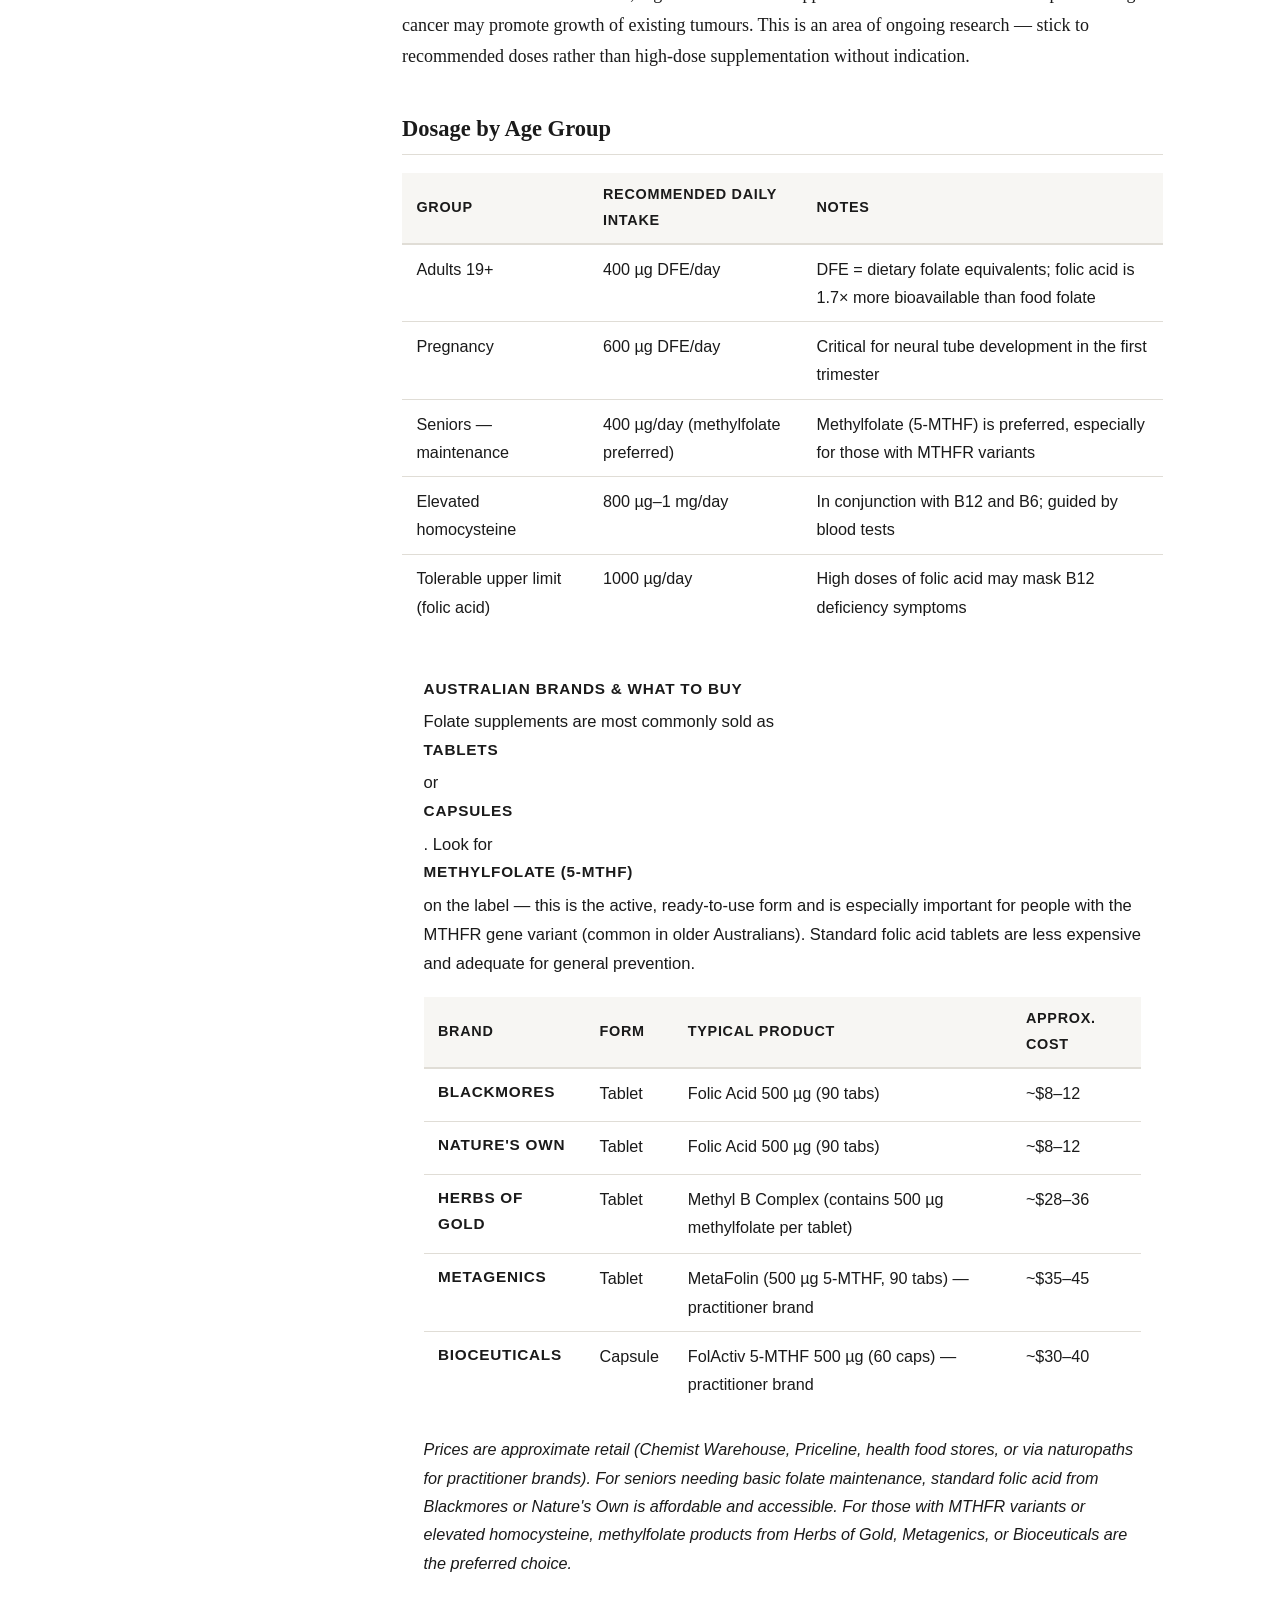
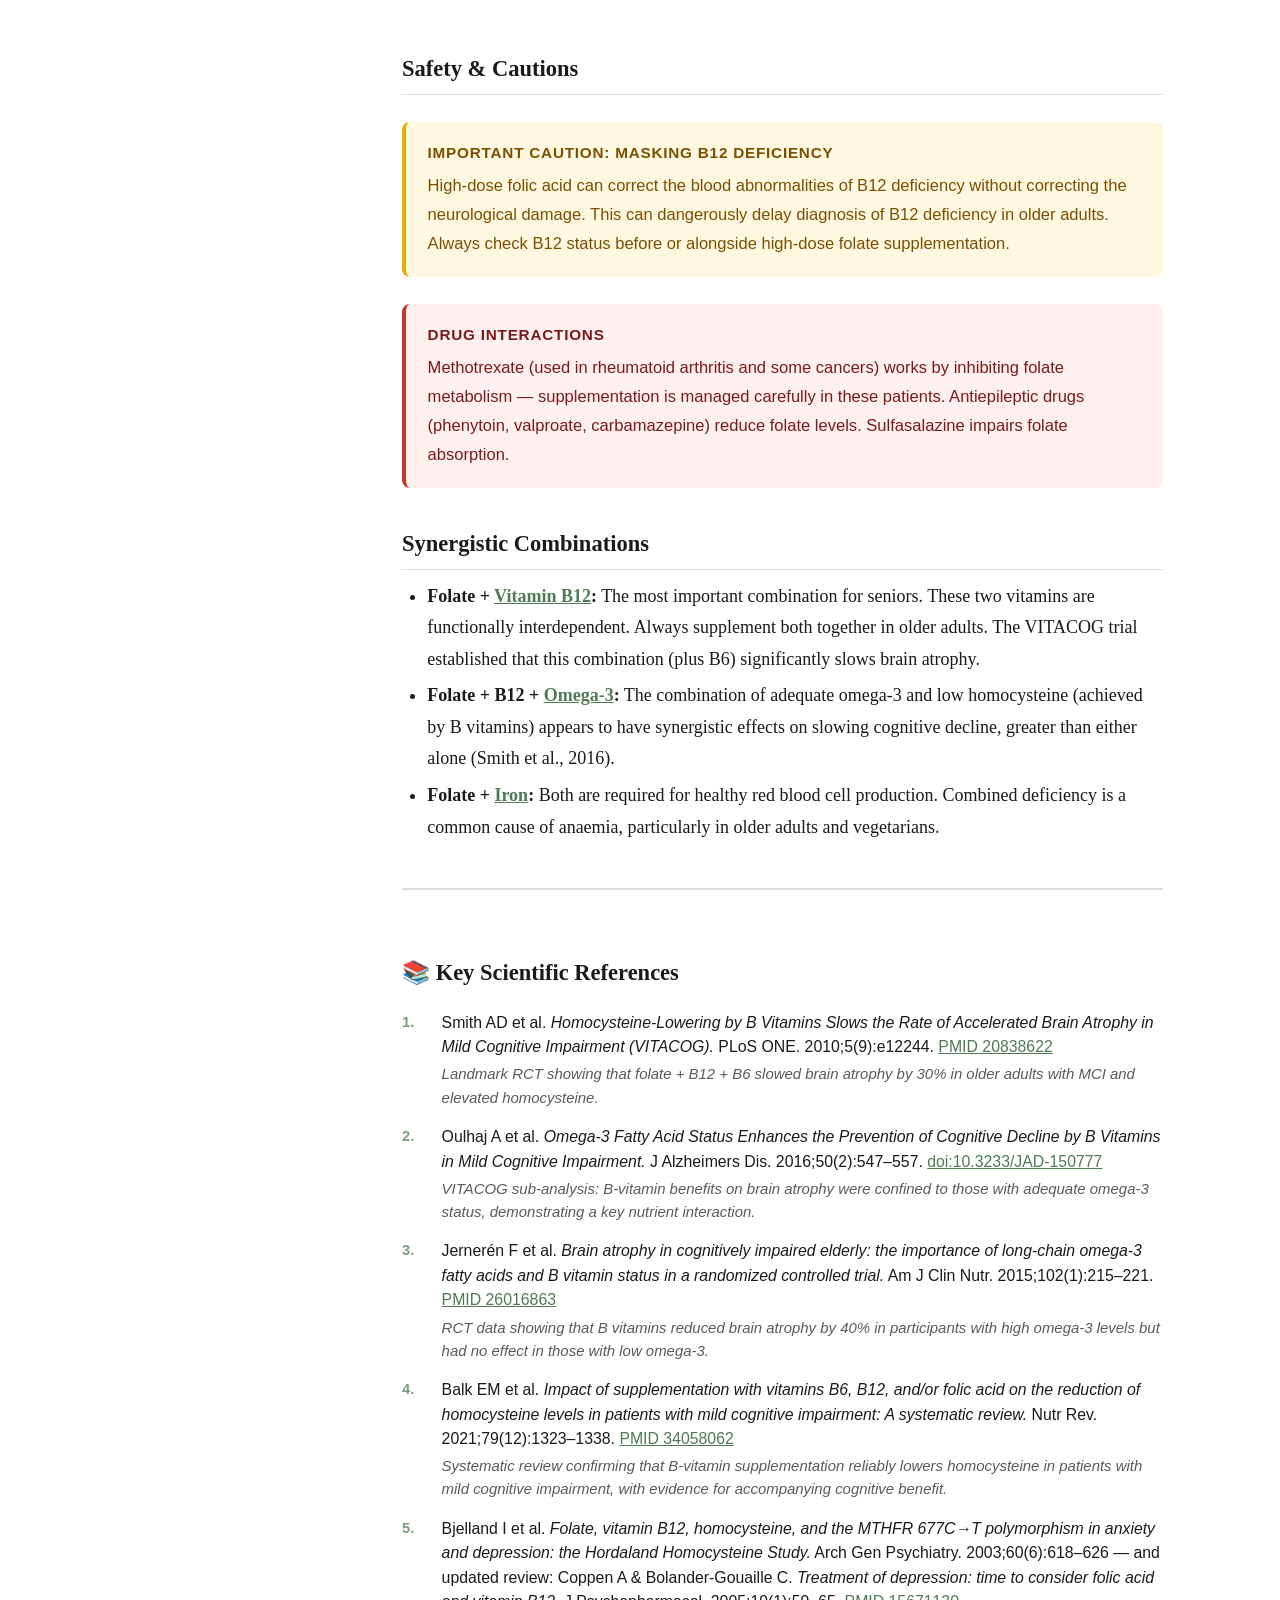
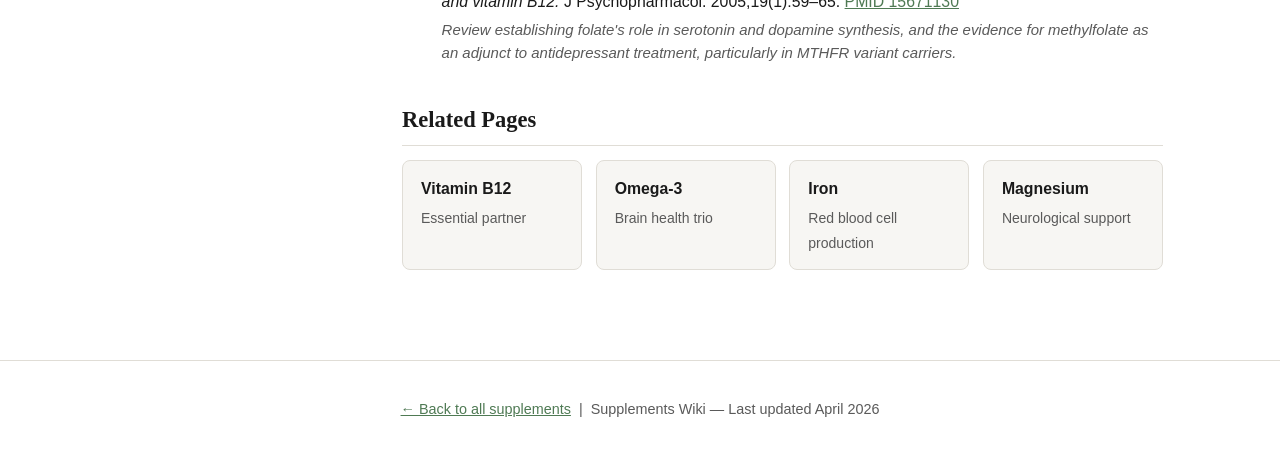
<file: folate.html>
<!DOCTYPE html>
<html lang="en">
<head>
  <meta charset="UTF-8">
  <meta name="viewport" content="width=device-width, initial-scale=1.0">
  <title>Folate (Vitamin B9) — Supplements Wiki</title>
  <link rel="stylesheet" href="style.css">
</head>
<body>

<header class="site-header">
  <a class="logo" href="index.html">
    <img class="logo-img" src="solonutrition-logo.svg" alt="SoloNutrition">
  </a>
</header>

<div class="layout">
  <nav class="sidebar">
    <h3>All Supplements</h3>
    <ul>
      <li><a href="vitamin-d.html">Vitamin D</a></li>
      <li><a href="magnesium.html">Magnesium</a></li>
      <li><a href="omega-3.html">Omega-3</a></li>
      <li><a href="vitamin-b12.html">Vitamin B12</a></li>
      <li><a href="zinc.html">Zinc</a></li>
      <li><a href="creatine.html">Creatine</a></li>
      <li><a href="psyllium.html">Psyllium</a></li>
      <li><a href="iron.html">Iron</a></li>
      <li><a href="folate.html" class="active">Folate</a></li>
      <li><a href="calcium.html">Calcium</a></li>
      <li><a href="beta-alanine.html">Beta-Alanine</a></li>
      <li><a href="nitrates.html">Nitrates</a></li>
    </ul>
    <h3>On this page</h3>
    <ul>
      <li><a href="#overview">Overview</a></li>
      <li><a href="#evidence">Evidence</a></li>
      <li><a href="#dosage">Dosage</a></li>
      <li><a href="#safety">Safety</a></li>
      <li><a href="#combinations">Combinations</a></li>
      <li><a href="#related">Related pages</a></li>
    </ul>
  </nav>

  <main class="main">
    <h1 class="page-title">Folate (Vitamin B9)</h1>
    <p class="page-subtitle">Critical for brain health, heart health, and DNA integrity across all life stages</p>
    <div class="tags">
      <span class="tag">Cognition</span>
      <span class="tag">Heart Health</span>
      <span class="tag">DNA Repair</span>
      <span class="tag">Homocysteine</span>
      <span class="tag">Red Blood Cells</span>
    </div>

    <div class="evidence-bar">
      <strong style="font-family:var(--font-ui);font-size:0.85rem;">Evidence strength:</strong>
      <div class="evidence-dots">
        <span class="filled"></span><span class="filled"></span><span class="filled"></span><span class="filled"></span><span></span>
      </div>
      <span style="font-family:var(--font-ui);font-size:0.82rem;color:var(--muted);">Strong (homocysteine, brain); Very strong (pregnancy neural tube)</span>
    </div>

    <h2 id="overview">Overview</h2>
    <p>Folate is a water-soluble B vitamin (B9) found naturally in leafy green vegetables, legumes, citrus fruit, and liver. The synthetic form, folic acid, is used in fortified foods and most supplements. A more bioavailable natural form, methylfolate (5-MTHF), is preferred for individuals with the MTHFR gene variant, which impairs folic acid conversion — a variant carried by approximately 40% of the population.</p>
    <p>Folate is essential for one-carbon metabolism — the cellular process underlying DNA synthesis and repair, amino acid conversion, and neurotransmitter production. Its most critical biological partnership is with <a href="vitamin-b12.html">vitamin B12</a>, and the two should always be considered together.</p>

    <div class="info-box evidence">
      <strong>Key fact for seniors</strong>
      Elevated homocysteine — controlled by folate and B12 — is one of the few modifiable blood biomarkers associated with accelerated brain atrophy, cognitive decline, and increased Alzheimer's disease risk. Lowering homocysteine with B-vitamins in at-risk older adults slows brain shrinkage by up to 90% in some trial subgroups (VITACOG study, Smith et al., 2010).
    </div>

    <h2 id="evidence">What the Evidence Shows</h2>
    <h3>Homocysteine reduction and brain health</h3>
    <p>This is folate's most important role in older adults. High homocysteine (above 12 µmol/L) is strongly associated with cognitive decline and dementia. Folate, B12, and B6 supplementation reliably reduces homocysteine. When omega-3 status is also adequate, the combination appears to synergistically slow brain atrophy in people with mild cognitive impairment.</p>

    <h3>Cardiovascular health</h3>
    <p>Homocysteine damages arterial walls and promotes clot formation. While randomised trials have not consistently shown that folate supplementation reduces cardiovascular events in unselected populations, benefit is more likely in those with elevated homocysteine and in regions without food fortification with folic acid.</p>

    <h3>Depression</h3>
    <p>Folate is required for serotonin, dopamine, and noradrenaline synthesis. Deficiency is associated with depression and reduced response to antidepressants. Methylfolate (as an adjunct to antidepressants) has shown benefit in randomised trials, particularly in patients with MTHFR variants.</p>

    <h3>Cancer risk (complex)</h3>
    <p>Folate's role in DNA synthesis means adequate intake protects against DNA damage and may reduce colorectal cancer risk. However, high-dose folic acid supplementation in individuals with pre-existing cancer may promote growth of existing tumours. This is an area of ongoing research — stick to recommended doses rather than high-dose supplementation without indication.</p>

    <h2 id="dosage">Dosage by Age Group</h2>
    <table class="dosage-table">
      <thead>
        <tr><th>Group</th><th>Recommended Daily Intake</th><th>Notes</th></tr>
      </thead>
      <tbody>
        <tr><td>Adults 19+</td><td>400 µg DFE/day</td><td>DFE = dietary folate equivalents; folic acid is 1.7× more bioavailable than food folate</td></tr>
        <tr><td>Pregnancy</td><td>600 µg DFE/day</td><td>Critical for neural tube development in the first trimester</td></tr>
        <tr><td>Seniors — maintenance</td><td>400 µg/day (methylfolate preferred)</td><td>Methylfolate (5-MTHF) is preferred, especially for those with MTHFR variants</td></tr>
        <tr><td>Elevated homocysteine</td><td>800 µg–1 mg/day</td><td>In conjunction with B12 and B6; guided by blood tests</td></tr>
        <tr><td>Tolerable upper limit (folic acid)</td><td>1000 µg/day</td><td>High doses of folic acid may mask B12 deficiency symptoms</td></tr>
      </tbody>
    </table>

    <div class="info-box">
      <strong>Australian brands &amp; what to buy</strong>
      <p>Folate supplements are most commonly sold as <strong>tablets</strong> or <strong>capsules</strong>. Look for <strong>methylfolate (5-MTHF)</strong> on the label — this is the active, ready-to-use form and is especially important for people with the MTHFR gene variant (common in older Australians). Standard folic acid tablets are less expensive and adequate for general prevention.</p>
      <table class="dosage-table" style="margin-top:0.75rem;">
        <thead><tr><th>Brand</th><th>Form</th><th>Typical product</th><th>Approx. cost</th></tr></thead>
        <tbody>
          <tr><td><strong>Blackmores</strong></td><td>Tablet</td><td>Folic Acid 500 µg (90 tabs)</td><td>~$8–12</td></tr>
          <tr><td><strong>Nature's Own</strong></td><td>Tablet</td><td>Folic Acid 500 µg (90 tabs)</td><td>~$8–12</td></tr>
          <tr><td><strong>Herbs of Gold</strong></td><td>Tablet</td><td>Methyl B Complex (contains 500 µg methylfolate per tablet)</td><td>~$28–36</td></tr>
          <tr><td><strong>Metagenics</strong></td><td>Tablet</td><td>MetaFolin (500 µg 5-MTHF, 90 tabs) — practitioner brand</td><td>~$35–45</td></tr>
          <tr><td><strong>Bioceuticals</strong></td><td>Capsule</td><td>FolActiv 5-MTHF 500 µg (60 caps) — practitioner brand</td><td>~$30–40</td></tr>
        </tbody>
      </table>
      <p style="margin-top:0.6rem;font-size:0.9rem;"><em>Prices are approximate retail (Chemist Warehouse, Priceline, health food stores, or via naturopaths for practitioner brands). For seniors needing basic folate maintenance, standard folic acid from Blackmores or Nature's Own is affordable and accessible. For those with MTHFR variants or elevated homocysteine, methylfolate products from Herbs of Gold, Metagenics, or Bioceuticals are the preferred choice.</em></p>
    </div>

    <h2 id="safety">Safety &amp; Cautions</h2>
    <div class="info-box caution">
      <strong>Important caution: masking B12 deficiency</strong>
      High-dose folic acid can correct the blood abnormalities of B12 deficiency without correcting the neurological damage. This can dangerously delay diagnosis of B12 deficiency in older adults. Always check B12 status before or alongside high-dose folate supplementation.
    </div>
    <div class="info-box interaction">
      <strong>Drug interactions</strong>
      Methotrexate (used in rheumatoid arthritis and some cancers) works by inhibiting folate metabolism — supplementation is managed carefully in these patients. Antiepileptic drugs (phenytoin, valproate, carbamazepine) reduce folate levels. Sulfasalazine impairs folate absorption.
    </div>

    <h2 id="combinations">Synergistic Combinations</h2>
    <ul>
      <li><strong>Folate + <a href="vitamin-b12.html">Vitamin B12</a>:</strong> The most important combination for seniors. These two vitamins are functionally interdependent. Always supplement both together in older adults. The VITACOG trial established that this combination (plus B6) significantly slows brain atrophy.</li>
      <li><strong>Folate + B12 + <a href="omega-3.html">Omega-3</a>:</strong> The combination of adequate omega-3 and low homocysteine (achieved by B vitamins) appears to have synergistic effects on slowing cognitive decline, greater than either alone (Smith et al., 2016).</li>
      <li><strong>Folate + <a href="iron.html">Iron</a>:</strong> Both are required for healthy red blood cell production. Combined deficiency is a common cause of anaemia, particularly in older adults and vegetarians.</li>
    </ul>

    <section class="references">
      <h2>📚 Key Scientific References</h2>
      <ol class="ref-list">
        <li>
          Smith AD et al. <em>Homocysteine-Lowering by B Vitamins Slows the Rate of Accelerated Brain Atrophy in Mild Cognitive Impairment (VITACOG).</em> PLoS ONE. 2010;5(9):e12244.
          <a href="https://pubmed.ncbi.nlm.nih.gov/20838622/" target="_blank" rel="noopener">PMID 20838622</a>
          <span class="ref-finding">Landmark RCT showing that folate + B12 + B6 slowed brain atrophy by 30% in older adults with MCI and elevated homocysteine.</span>
        </li>
        <li>
          Oulhaj A et al. <em>Omega-3 Fatty Acid Status Enhances the Prevention of Cognitive Decline by B Vitamins in Mild Cognitive Impairment.</em> J Alzheimers Dis. 2016;50(2):547–557.
          <a href="https://dx.doi.org/10.3233/JAD-150777" target="_blank" rel="noopener">doi:10.3233/JAD-150777</a>
          <span class="ref-finding">VITACOG sub-analysis: B-vitamin benefits on brain atrophy were confined to those with adequate omega-3 status, demonstrating a key nutrient interaction.</span>
        </li>
        <li>
          Jernerén F et al. <em>Brain atrophy in cognitively impaired elderly: the importance of long-chain omega-3 fatty acids and B vitamin status in a randomized controlled trial.</em> Am J Clin Nutr. 2015;102(1):215–221.
          <a href="https://pubmed.ncbi.nlm.nih.gov/26016863/" target="_blank" rel="noopener">PMID 26016863</a>
          <span class="ref-finding">RCT data showing that B vitamins reduced brain atrophy by 40% in participants with high omega-3 levels but had no effect in those with low omega-3.</span>
        </li>
        <li>
          Balk EM et al. <em>Impact of supplementation with vitamins B6, B12, and/or folic acid on the reduction of homocysteine levels in patients with mild cognitive impairment: A systematic review.</em> Nutr Rev. 2021;79(12):1323–1338.
          <a href="https://pubmed.ncbi.nlm.nih.gov/34058062/" target="_blank" rel="noopener">PMID 34058062</a>
          <span class="ref-finding">Systematic review confirming that B-vitamin supplementation reliably lowers homocysteine in patients with mild cognitive impairment, with evidence for accompanying cognitive benefit.</span>
        </li>
        <li>
          Bjelland I et al. <em>Folate, vitamin B12, homocysteine, and the MTHFR 677C→T polymorphism in anxiety and depression: the Hordaland Homocysteine Study.</em> Arch Gen Psychiatry. 2003;60(6):618–626 — and updated review: Coppen A &amp; Bolander-Gouaille C. <em>Treatment of depression: time to consider folic acid and vitamin B12.</em> J Psychopharmacol. 2005;19(1):59–65.
          <a href="https://pubmed.ncbi.nlm.nih.gov/15671130/" target="_blank" rel="noopener">PMID 15671130</a>
          <span class="ref-finding">Review establishing folate's role in serotonin and dopamine synthesis, and the evidence for methylfolate as an adjunct to antidepressant treatment, particularly in MTHFR variant carriers.</span>
        </li>
      </ol>
    </section>

    <h2 id="related">Related Pages</h2>
    <div class="related-grid">
      <a class="related-card" href="vitamin-b12.html">Vitamin B12 <span class="card-note">Essential partner</span></a>
      <a class="related-card" href="omega-3.html">Omega-3 <span class="card-note">Brain health trio</span></a>
      <a class="related-card" href="iron.html">Iron <span class="card-note">Red blood cell production</span></a>
      <a class="related-card" href="magnesium.html">Magnesium <span class="card-note">Neurological support</span></a>
    </div>
  </main>
</div>

<footer class="site-footer">
  <a href="index.html">← Back to all supplements</a> &nbsp;|&nbsp; Supplements Wiki &mdash; Last updated April 2026
</footer>
</body>
</html>
</file>
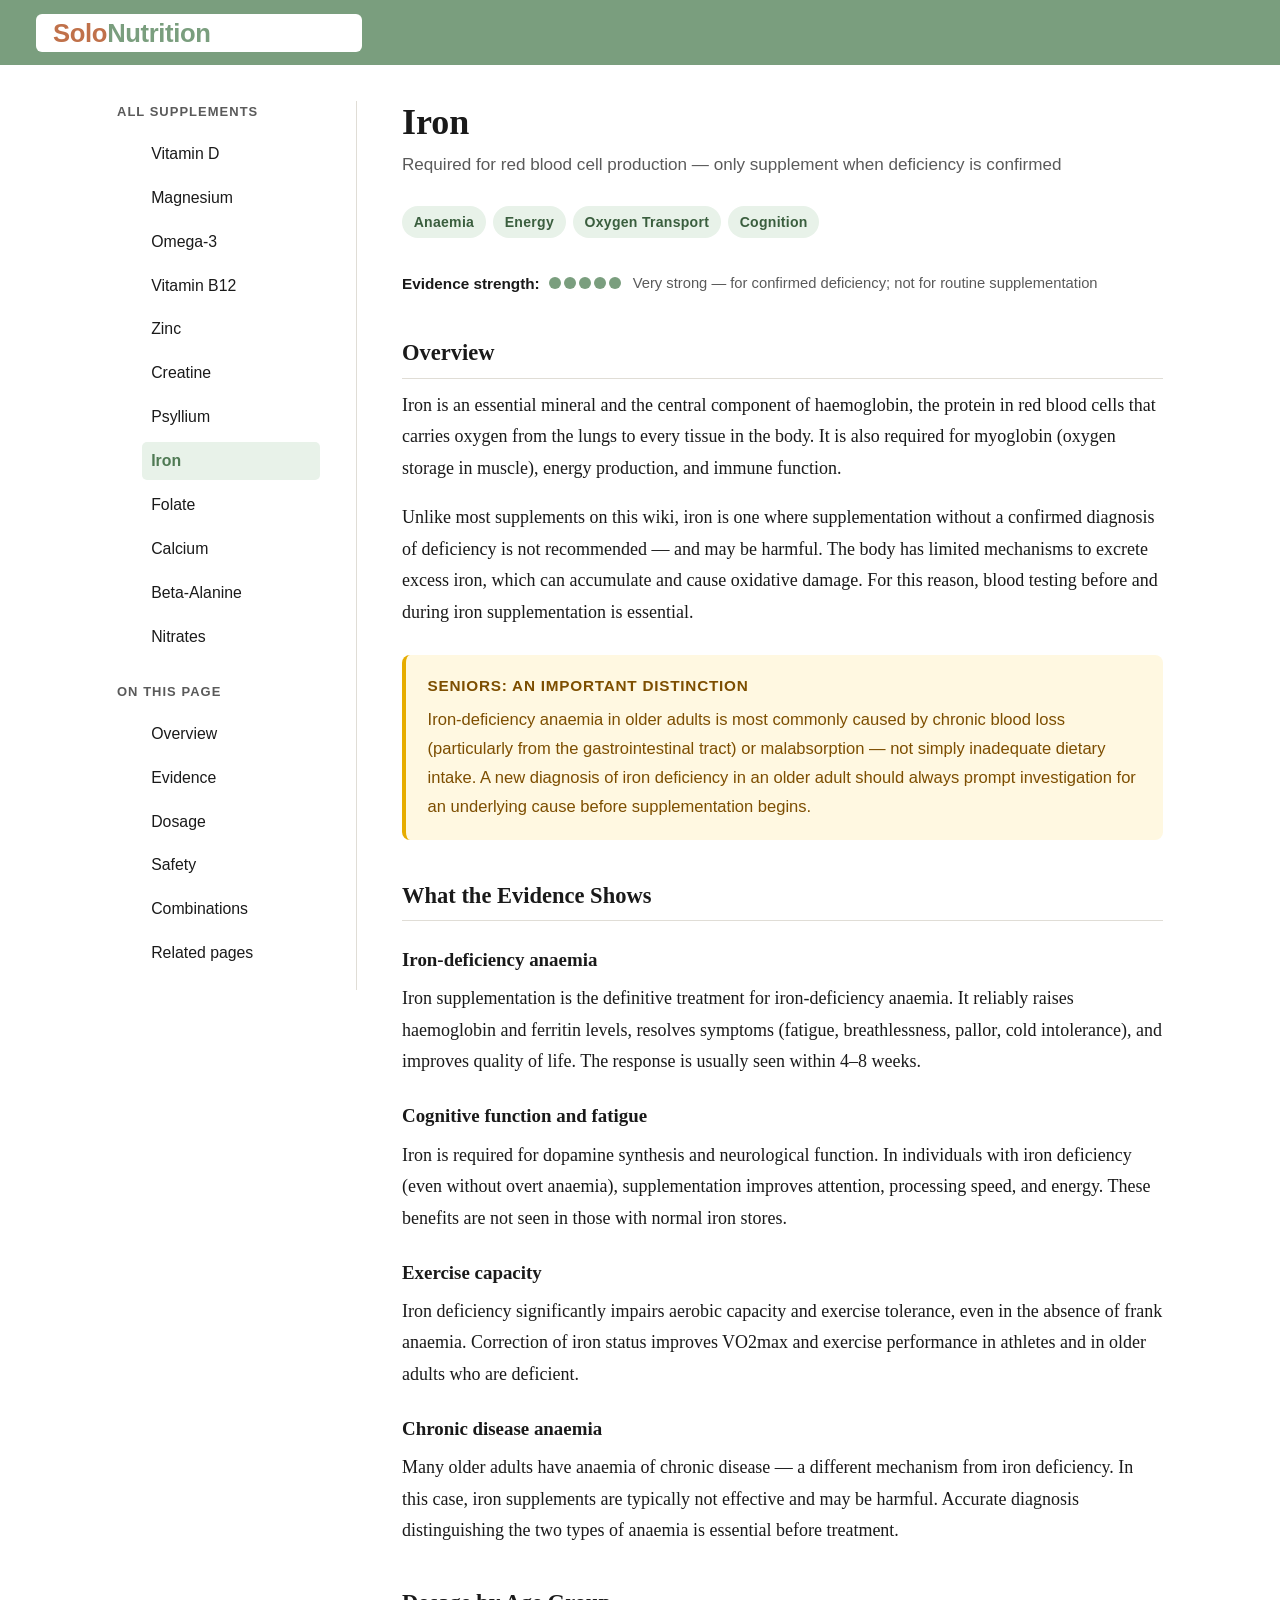
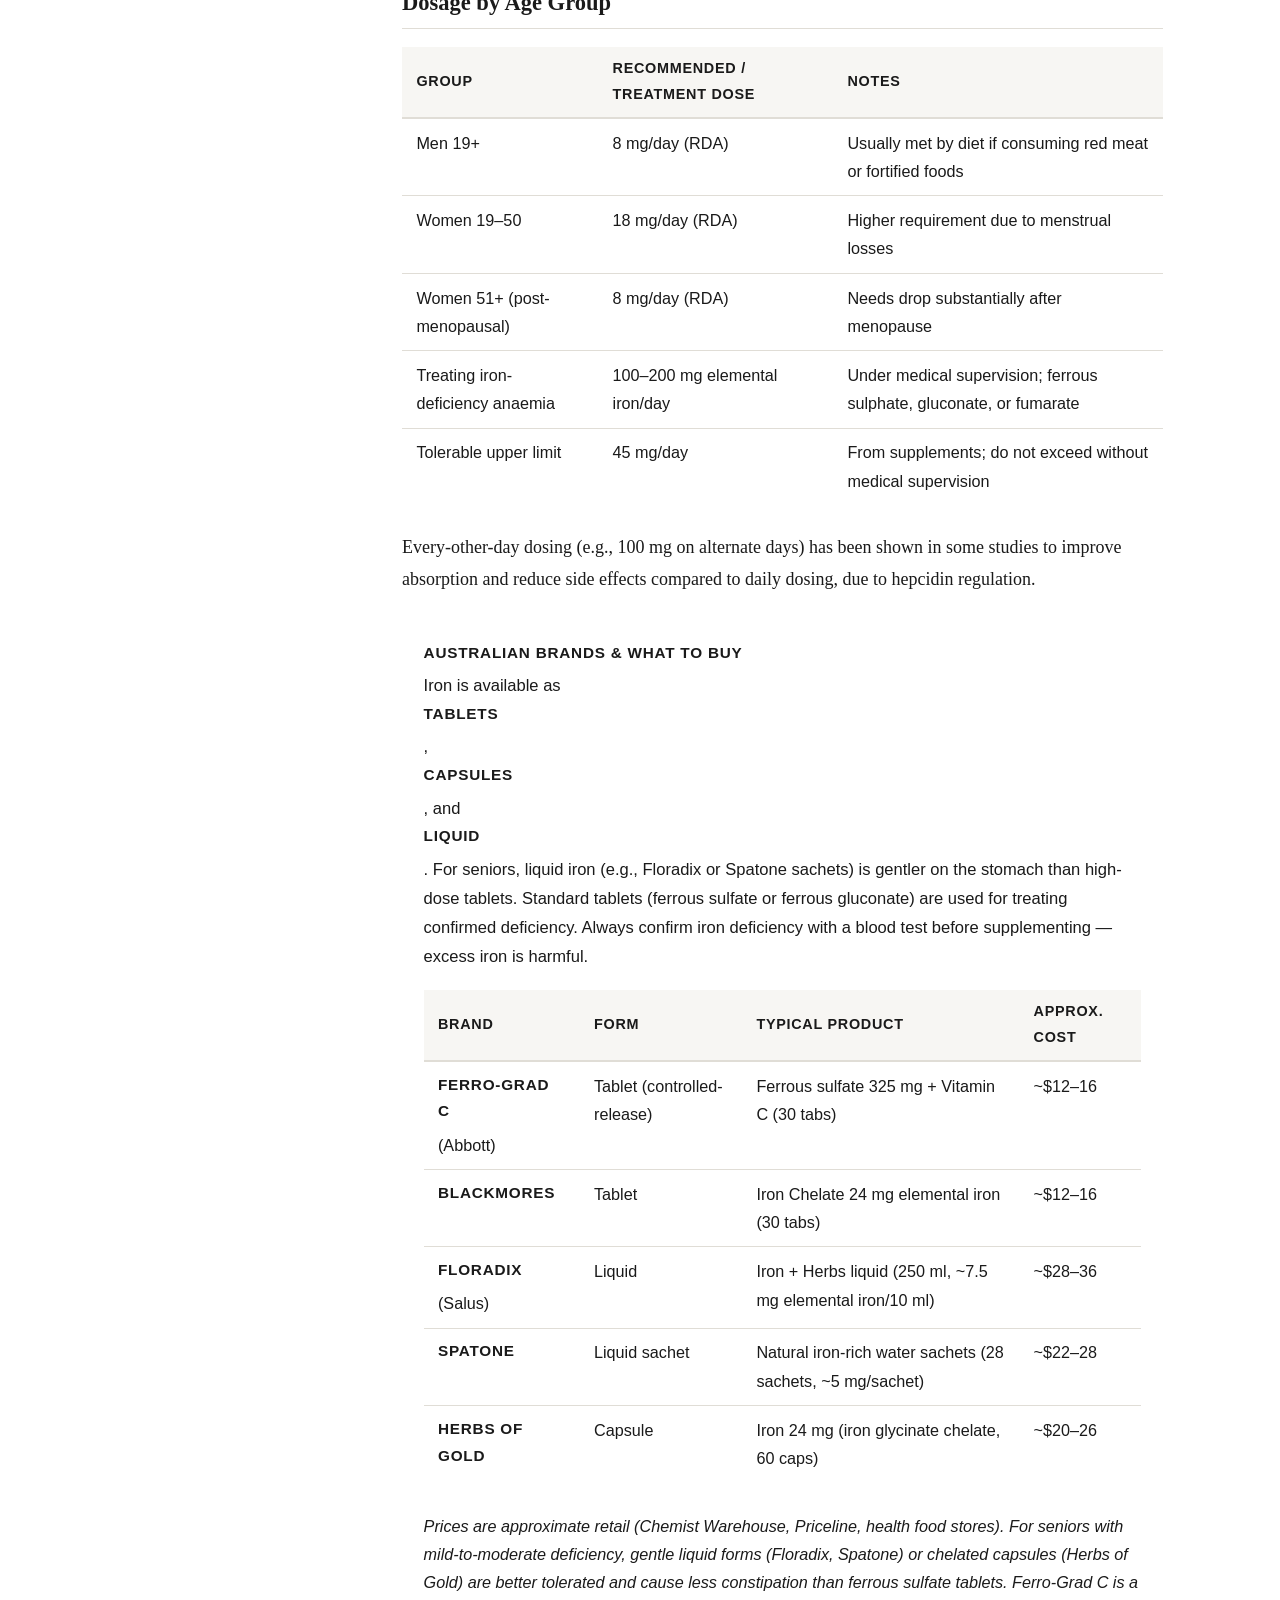
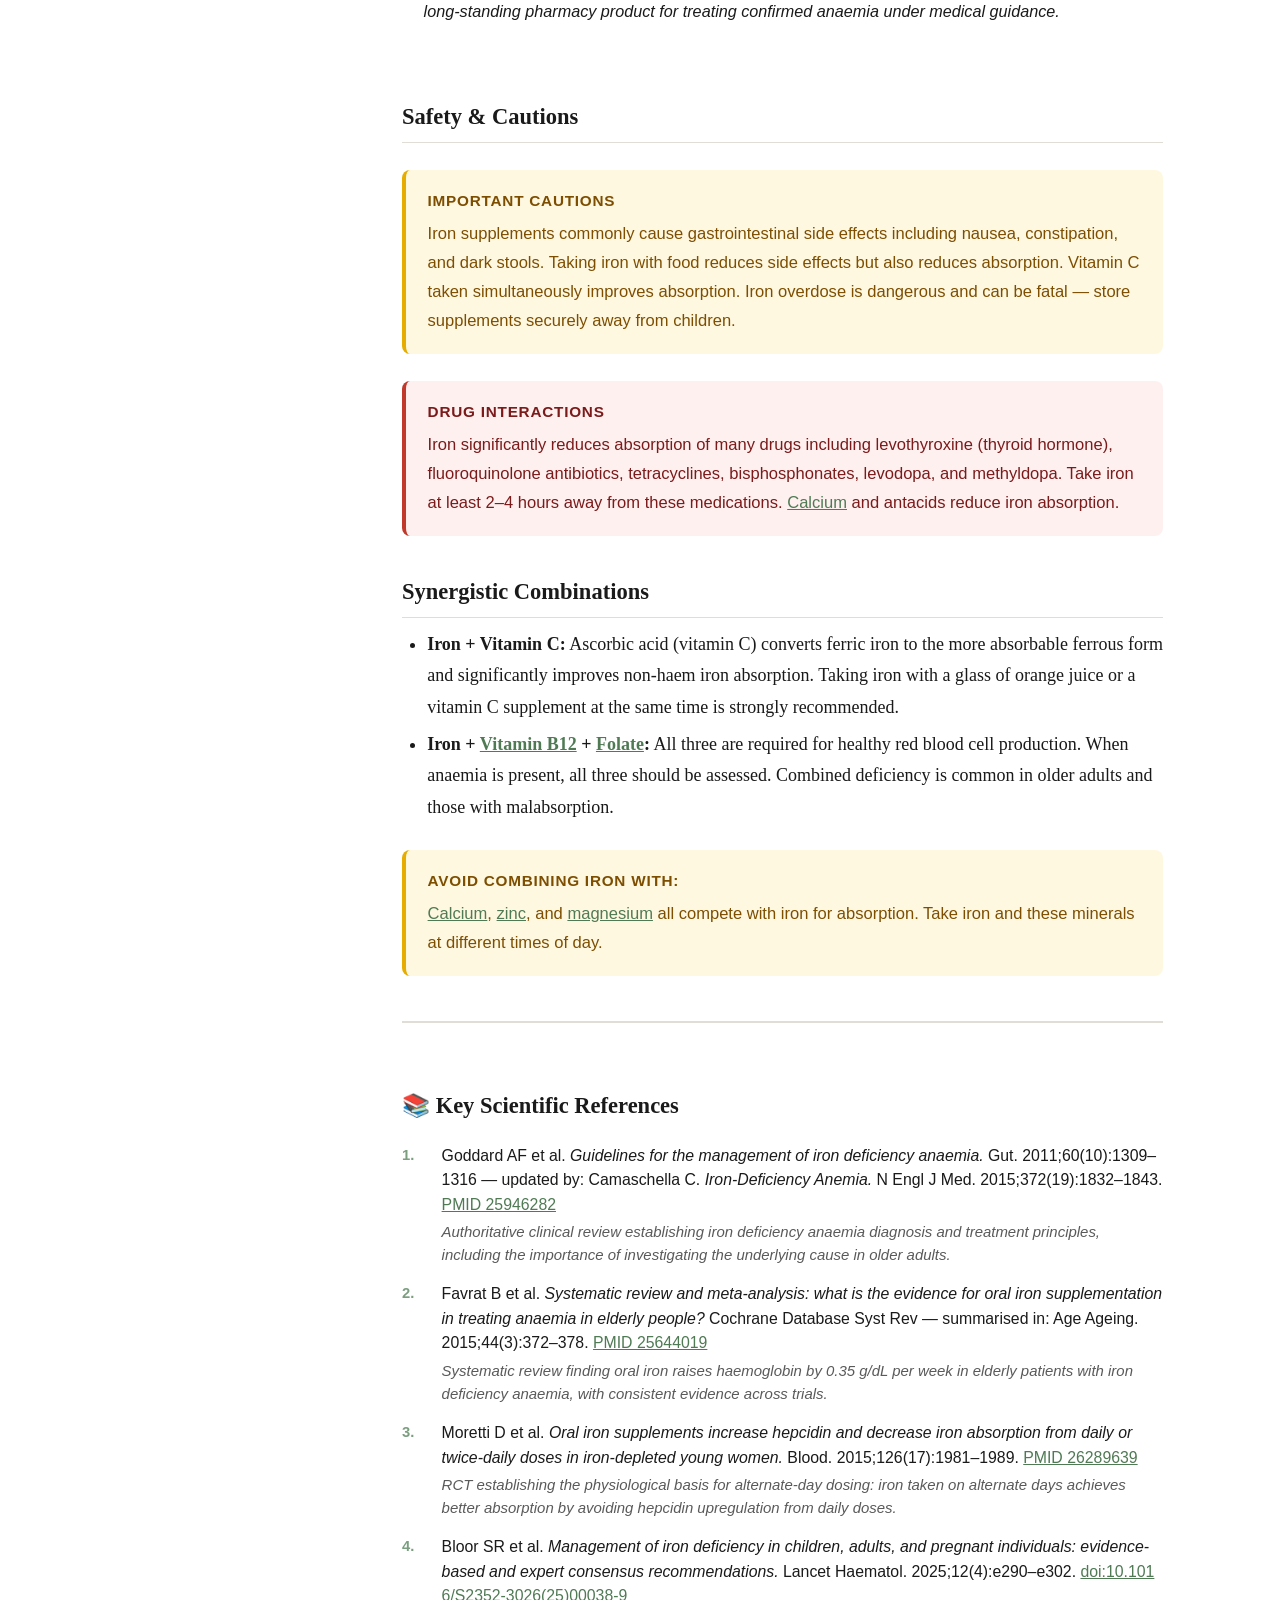
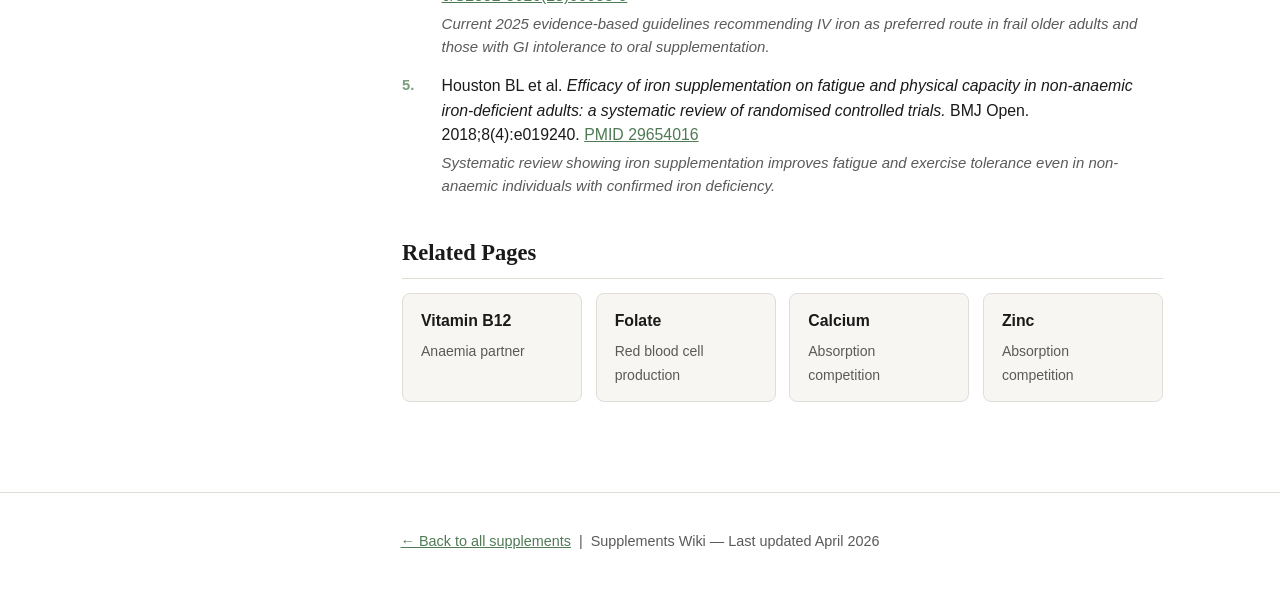
<file: iron.html>
<!DOCTYPE html>
<html lang="en">
<head>
  <meta charset="UTF-8">
  <meta name="viewport" content="width=device-width, initial-scale=1.0">
  <title>Iron — Supplements Wiki</title>
  <link rel="stylesheet" href="style.css">
</head>
<body>

<header class="site-header">
  <a class="logo" href="index.html">
    <img class="logo-img" src="solonutrition-logo.svg" alt="SoloNutrition">
  </a>
</header>

<div class="layout">
  <nav class="sidebar">
    <h3>All Supplements</h3>
    <ul>
      <li><a href="vitamin-d.html">Vitamin D</a></li>
      <li><a href="magnesium.html">Magnesium</a></li>
      <li><a href="omega-3.html">Omega-3</a></li>
      <li><a href="vitamin-b12.html">Vitamin B12</a></li>
      <li><a href="zinc.html">Zinc</a></li>
      <li><a href="creatine.html">Creatine</a></li>
      <li><a href="psyllium.html">Psyllium</a></li>
      <li><a href="iron.html" class="active">Iron</a></li>
      <li><a href="folate.html">Folate</a></li>
      <li><a href="calcium.html">Calcium</a></li>
      <li><a href="beta-alanine.html">Beta-Alanine</a></li>
      <li><a href="nitrates.html">Nitrates</a></li>
    </ul>
    <h3>On this page</h3>
    <ul>
      <li><a href="#overview">Overview</a></li>
      <li><a href="#evidence">Evidence</a></li>
      <li><a href="#dosage">Dosage</a></li>
      <li><a href="#safety">Safety</a></li>
      <li><a href="#combinations">Combinations</a></li>
      <li><a href="#related">Related pages</a></li>
    </ul>
  </nav>

  <main class="main">
    <h1 class="page-title">Iron</h1>
    <p class="page-subtitle">Required for red blood cell production — only supplement when deficiency is confirmed</p>
    <div class="tags">
      <span class="tag">Anaemia</span>
      <span class="tag">Energy</span>
      <span class="tag">Oxygen Transport</span>
      <span class="tag">Cognition</span>
    </div>

    <div class="evidence-bar">
      <strong style="font-family:var(--font-ui);font-size:0.85rem;">Evidence strength:</strong>
      <div class="evidence-dots">
        <span class="filled"></span><span class="filled"></span><span class="filled"></span><span class="filled"></span><span class="filled"></span>
      </div>
      <span style="font-family:var(--font-ui);font-size:0.82rem;color:var(--muted);">Very strong — for confirmed deficiency; not for routine supplementation</span>
    </div>

    <h2 id="overview">Overview</h2>
    <p>Iron is an essential mineral and the central component of haemoglobin, the protein in red blood cells that carries oxygen from the lungs to every tissue in the body. It is also required for myoglobin (oxygen storage in muscle), energy production, and immune function.</p>
    <p>Unlike most supplements on this wiki, iron is one where supplementation without a confirmed diagnosis of deficiency is not recommended — and may be harmful. The body has limited mechanisms to excrete excess iron, which can accumulate and cause oxidative damage. For this reason, blood testing before and during iron supplementation is essential.</p>

    <div class="info-box caution">
      <strong>Seniors: an important distinction</strong>
      Iron-deficiency anaemia in older adults is most commonly caused by chronic blood loss (particularly from the gastrointestinal tract) or malabsorption — not simply inadequate dietary intake. A new diagnosis of iron deficiency in an older adult should always prompt investigation for an underlying cause before supplementation begins.
    </div>

    <h2 id="evidence">What the Evidence Shows</h2>
    <h3>Iron-deficiency anaemia</h3>
    <p>Iron supplementation is the definitive treatment for iron-deficiency anaemia. It reliably raises haemoglobin and ferritin levels, resolves symptoms (fatigue, breathlessness, pallor, cold intolerance), and improves quality of life. The response is usually seen within 4–8 weeks.</p>

    <h3>Cognitive function and fatigue</h3>
    <p>Iron is required for dopamine synthesis and neurological function. In individuals with iron deficiency (even without overt anaemia), supplementation improves attention, processing speed, and energy. These benefits are not seen in those with normal iron stores.</p>

    <h3>Exercise capacity</h3>
    <p>Iron deficiency significantly impairs aerobic capacity and exercise tolerance, even in the absence of frank anaemia. Correction of iron status improves VO2max and exercise performance in athletes and in older adults who are deficient.</p>

    <h3>Chronic disease anaemia</h3>
    <p>Many older adults have anaemia of chronic disease — a different mechanism from iron deficiency. In this case, iron supplements are typically not effective and may be harmful. Accurate diagnosis distinguishing the two types of anaemia is essential before treatment.</p>

    <h2 id="dosage">Dosage by Age Group</h2>
    <table class="dosage-table">
      <thead>
        <tr><th>Group</th><th>Recommended / Treatment Dose</th><th>Notes</th></tr>
      </thead>
      <tbody>
        <tr><td>Men 19+</td><td>8 mg/day (RDA)</td><td>Usually met by diet if consuming red meat or fortified foods</td></tr>
        <tr><td>Women 19–50</td><td>18 mg/day (RDA)</td><td>Higher requirement due to menstrual losses</td></tr>
        <tr><td>Women 51+ (post-menopausal)</td><td>8 mg/day (RDA)</td><td>Needs drop substantially after menopause</td></tr>
        <tr><td>Treating iron-deficiency anaemia</td><td>100–200 mg elemental iron/day</td><td>Under medical supervision; ferrous sulphate, gluconate, or fumarate</td></tr>
        <tr><td>Tolerable upper limit</td><td>45 mg/day</td><td>From supplements; do not exceed without medical supervision</td></tr>
      </tbody>
    </table>
    <p>Every-other-day dosing (e.g., 100 mg on alternate days) has been shown in some studies to improve absorption and reduce side effects compared to daily dosing, due to hepcidin regulation.</p>

    <div class="info-box">
      <strong>Australian brands &amp; what to buy</strong>
      <p>Iron is available as <strong>tablets</strong>, <strong>capsules</strong>, and <strong>liquid</strong>. For seniors, liquid iron (e.g., Floradix or Spatone sachets) is gentler on the stomach than high-dose tablets. Standard tablets (ferrous sulfate or ferrous gluconate) are used for treating confirmed deficiency. Always confirm iron deficiency with a blood test before supplementing — excess iron is harmful.</p>
      <table class="dosage-table" style="margin-top:0.75rem;">
        <thead><tr><th>Brand</th><th>Form</th><th>Typical product</th><th>Approx. cost</th></tr></thead>
        <tbody>
          <tr><td><strong>Ferro-Grad C</strong> (Abbott)</td><td>Tablet (controlled-release)</td><td>Ferrous sulfate 325 mg + Vitamin C (30 tabs)</td><td>~$12–16</td></tr>
          <tr><td><strong>Blackmores</strong></td><td>Tablet</td><td>Iron Chelate 24 mg elemental iron (30 tabs)</td><td>~$12–16</td></tr>
          <tr><td><strong>Floradix</strong> (Salus)</td><td>Liquid</td><td>Iron + Herbs liquid (250 ml, ~7.5 mg elemental iron/10 ml)</td><td>~$28–36</td></tr>
          <tr><td><strong>Spatone</strong></td><td>Liquid sachet</td><td>Natural iron-rich water sachets (28 sachets, ~5 mg/sachet)</td><td>~$22–28</td></tr>
          <tr><td><strong>Herbs of Gold</strong></td><td>Capsule</td><td>Iron 24 mg (iron glycinate chelate, 60 caps)</td><td>~$20–26</td></tr>
        </tbody>
      </table>
      <p style="margin-top:0.6rem;font-size:0.9rem;"><em>Prices are approximate retail (Chemist Warehouse, Priceline, health food stores). For seniors with mild-to-moderate deficiency, gentle liquid forms (Floradix, Spatone) or chelated capsules (Herbs of Gold) are better tolerated and cause less constipation than ferrous sulfate tablets. Ferro-Grad C is a long-standing pharmacy product for treating confirmed anaemia under medical guidance.</em></p>
    </div>

    <h2 id="safety">Safety &amp; Cautions</h2>
    <div class="info-box caution">
      <strong>Important cautions</strong>
      Iron supplements commonly cause gastrointestinal side effects including nausea, constipation, and dark stools. Taking iron with food reduces side effects but also reduces absorption. Vitamin C taken simultaneously improves absorption. Iron overdose is dangerous and can be fatal — store supplements securely away from children.
    </div>
    <div class="info-box interaction">
      <strong>Drug interactions</strong>
      Iron significantly reduces absorption of many drugs including levothyroxine (thyroid hormone), fluoroquinolone antibiotics, tetracyclines, bisphosphonates, levodopa, and methyldopa. Take iron at least 2–4 hours away from these medications. <a href="calcium.html">Calcium</a> and antacids reduce iron absorption.
    </div>

    <h2 id="combinations">Synergistic Combinations</h2>
    <ul>
      <li><strong>Iron + Vitamin C:</strong> Ascorbic acid (vitamin C) converts ferric iron to the more absorbable ferrous form and significantly improves non-haem iron absorption. Taking iron with a glass of orange juice or a vitamin C supplement at the same time is strongly recommended.</li>
      <li><strong>Iron + <a href="vitamin-b12.html">Vitamin B12</a> + <a href="folate.html">Folate</a>:</strong> All three are required for healthy red blood cell production. When anaemia is present, all three should be assessed. Combined deficiency is common in older adults and those with malabsorption.</li>
    </ul>
    <div class="info-box caution">
      <strong>Avoid combining iron with:</strong>
      <a href="calcium.html">Calcium</a>, <a href="zinc.html">zinc</a>, and <a href="magnesium.html">magnesium</a> all compete with iron for absorption. Take iron and these minerals at different times of day.
    </div>

    <section class="references">
      <h2>📚 Key Scientific References</h2>
      <ol class="ref-list">
        <li>
          Goddard AF et al. <em>Guidelines for the management of iron deficiency anaemia.</em> Gut. 2011;60(10):1309–1316 — updated by: Camaschella C. <em>Iron-Deficiency Anemia.</em> N Engl J Med. 2015;372(19):1832–1843.
          <a href="https://pubmed.ncbi.nlm.nih.gov/25946282/" target="_blank" rel="noopener">PMID 25946282</a>
          <span class="ref-finding">Authoritative clinical review establishing iron deficiency anaemia diagnosis and treatment principles, including the importance of investigating the underlying cause in older adults.</span>
        </li>
        <li>
          Favrat B et al. <em>Systematic review and meta-analysis: what is the evidence for oral iron supplementation in treating anaemia in elderly people?</em> Cochrane Database Syst Rev — summarised in: Age Ageing. 2015;44(3):372–378.
          <a href="https://pubmed.ncbi.nlm.nih.gov/25644019/" target="_blank" rel="noopener">PMID 25644019</a>
          <span class="ref-finding">Systematic review finding oral iron raises haemoglobin by 0.35 g/dL per week in elderly patients with iron deficiency anaemia, with consistent evidence across trials.</span>
        </li>
        <li>
          Moretti D et al. <em>Oral iron supplements increase hepcidin and decrease iron absorption from daily or twice-daily doses in iron-depleted young women.</em> Blood. 2015;126(17):1981–1989.
          <a href="https://pubmed.ncbi.nlm.nih.gov/26289639/" target="_blank" rel="noopener">PMID 26289639</a>
          <span class="ref-finding">RCT establishing the physiological basis for alternate-day dosing: iron taken on alternate days achieves better absorption by avoiding hepcidin upregulation from daily doses.</span>
        </li>
        <li>
          Bloor SR et al. <em>Management of iron deficiency in children, adults, and pregnant individuals: evidence-based and expert consensus recommendations.</em> Lancet Haematol. 2025;12(4):e290–e302.
          <a href="https://www.thelancet.com/journals/lanhae/article/PIIS2352-3026(25)00038-9/abstract" target="_blank" rel="noopener">doi:10.1016/S2352-3026(25)00038-9</a>
          <span class="ref-finding">Current 2025 evidence-based guidelines recommending IV iron as preferred route in frail older adults and those with GI intolerance to oral supplementation.</span>
        </li>
        <li>
          Houston BL et al. <em>Efficacy of iron supplementation on fatigue and physical capacity in non-anaemic iron-deficient adults: a systematic review of randomised controlled trials.</em> BMJ Open. 2018;8(4):e019240.
          <a href="https://pubmed.ncbi.nlm.nih.gov/29654016/" target="_blank" rel="noopener">PMID 29654016</a>
          <span class="ref-finding">Systematic review showing iron supplementation improves fatigue and exercise tolerance even in non-anaemic individuals with confirmed iron deficiency.</span>
        </li>
      </ol>
    </section>

    <h2 id="related">Related Pages</h2>
    <div class="related-grid">
      <a class="related-card" href="vitamin-b12.html">Vitamin B12 <span class="card-note">Anaemia partner</span></a>
      <a class="related-card" href="folate.html">Folate <span class="card-note">Red blood cell production</span></a>
      <a class="related-card" href="calcium.html">Calcium <span class="card-note">Absorption competition</span></a>
      <a class="related-card" href="zinc.html">Zinc <span class="card-note">Absorption competition</span></a>
    </div>
  </main>
</div>

<footer class="site-footer">
  <a href="index.html">← Back to all supplements</a> &nbsp;|&nbsp; Supplements Wiki &mdash; Last updated April 2026
</footer>
</body>
</html>
</file>
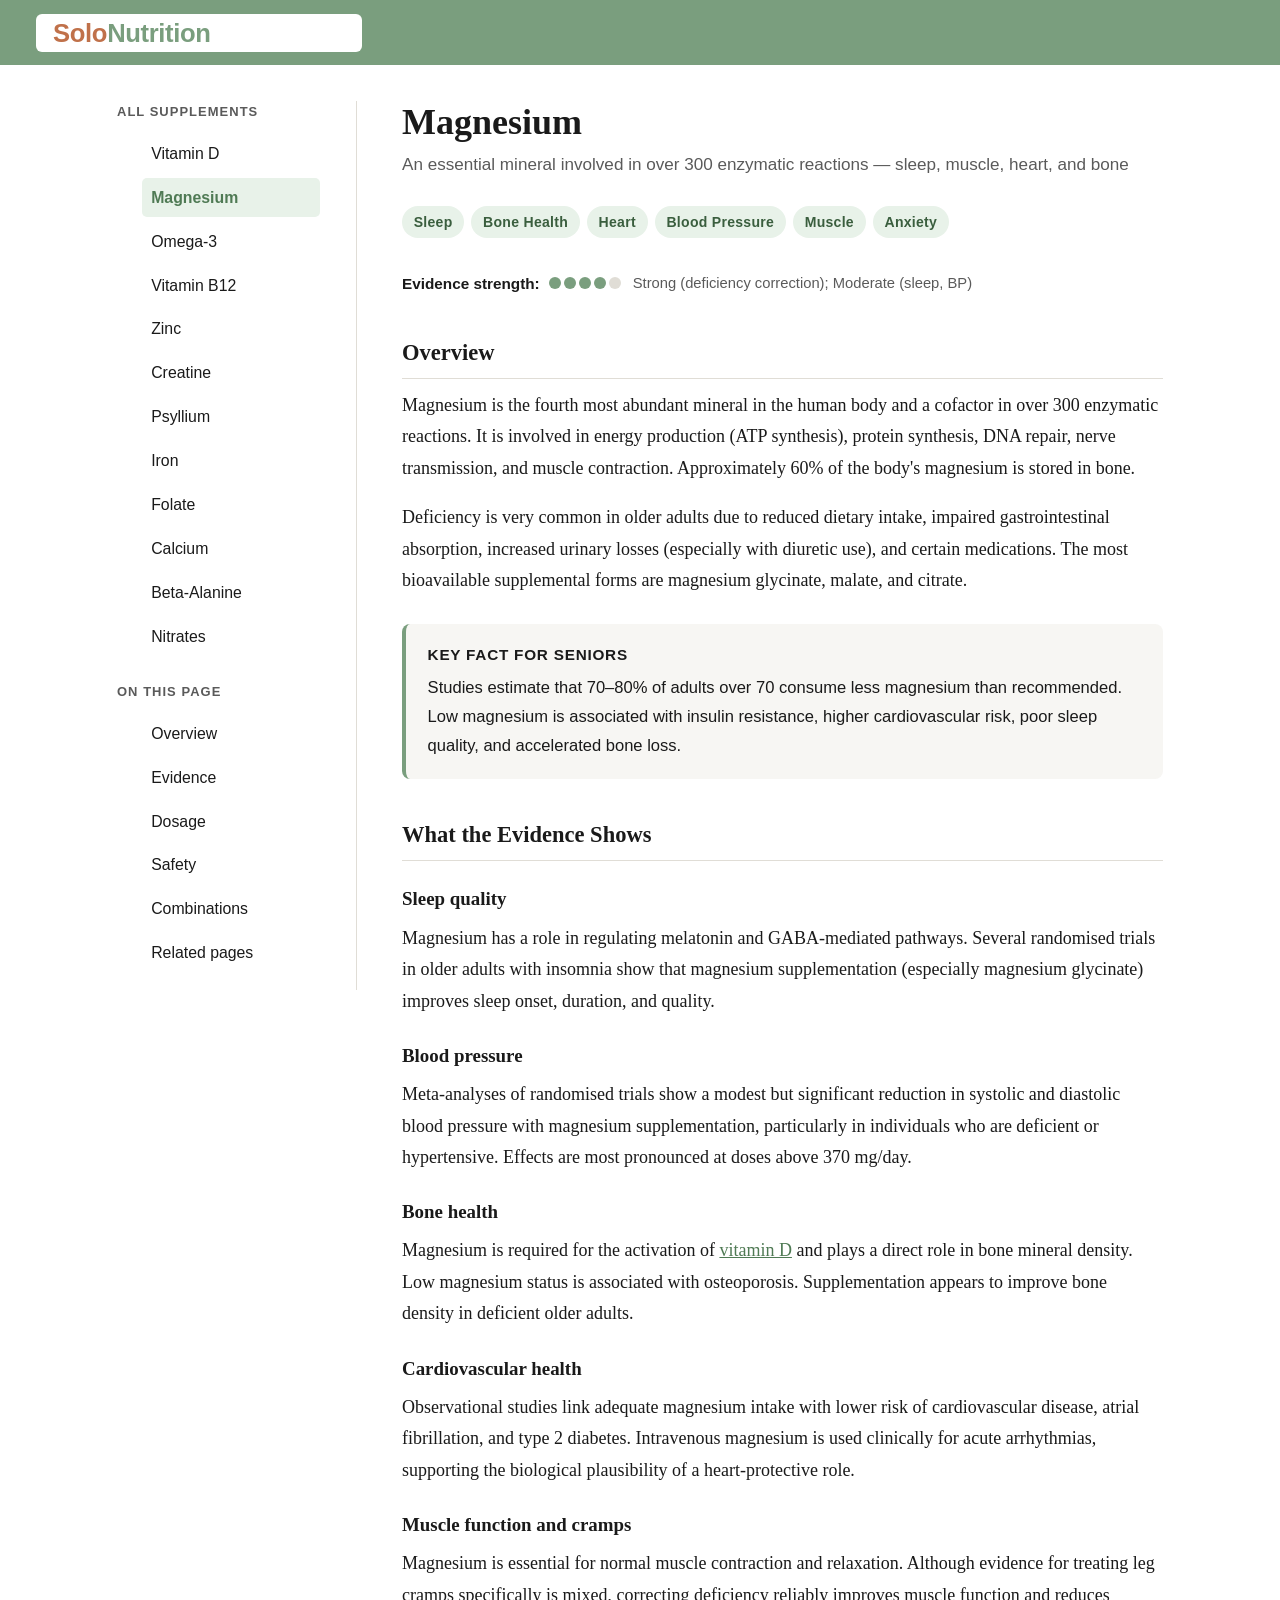
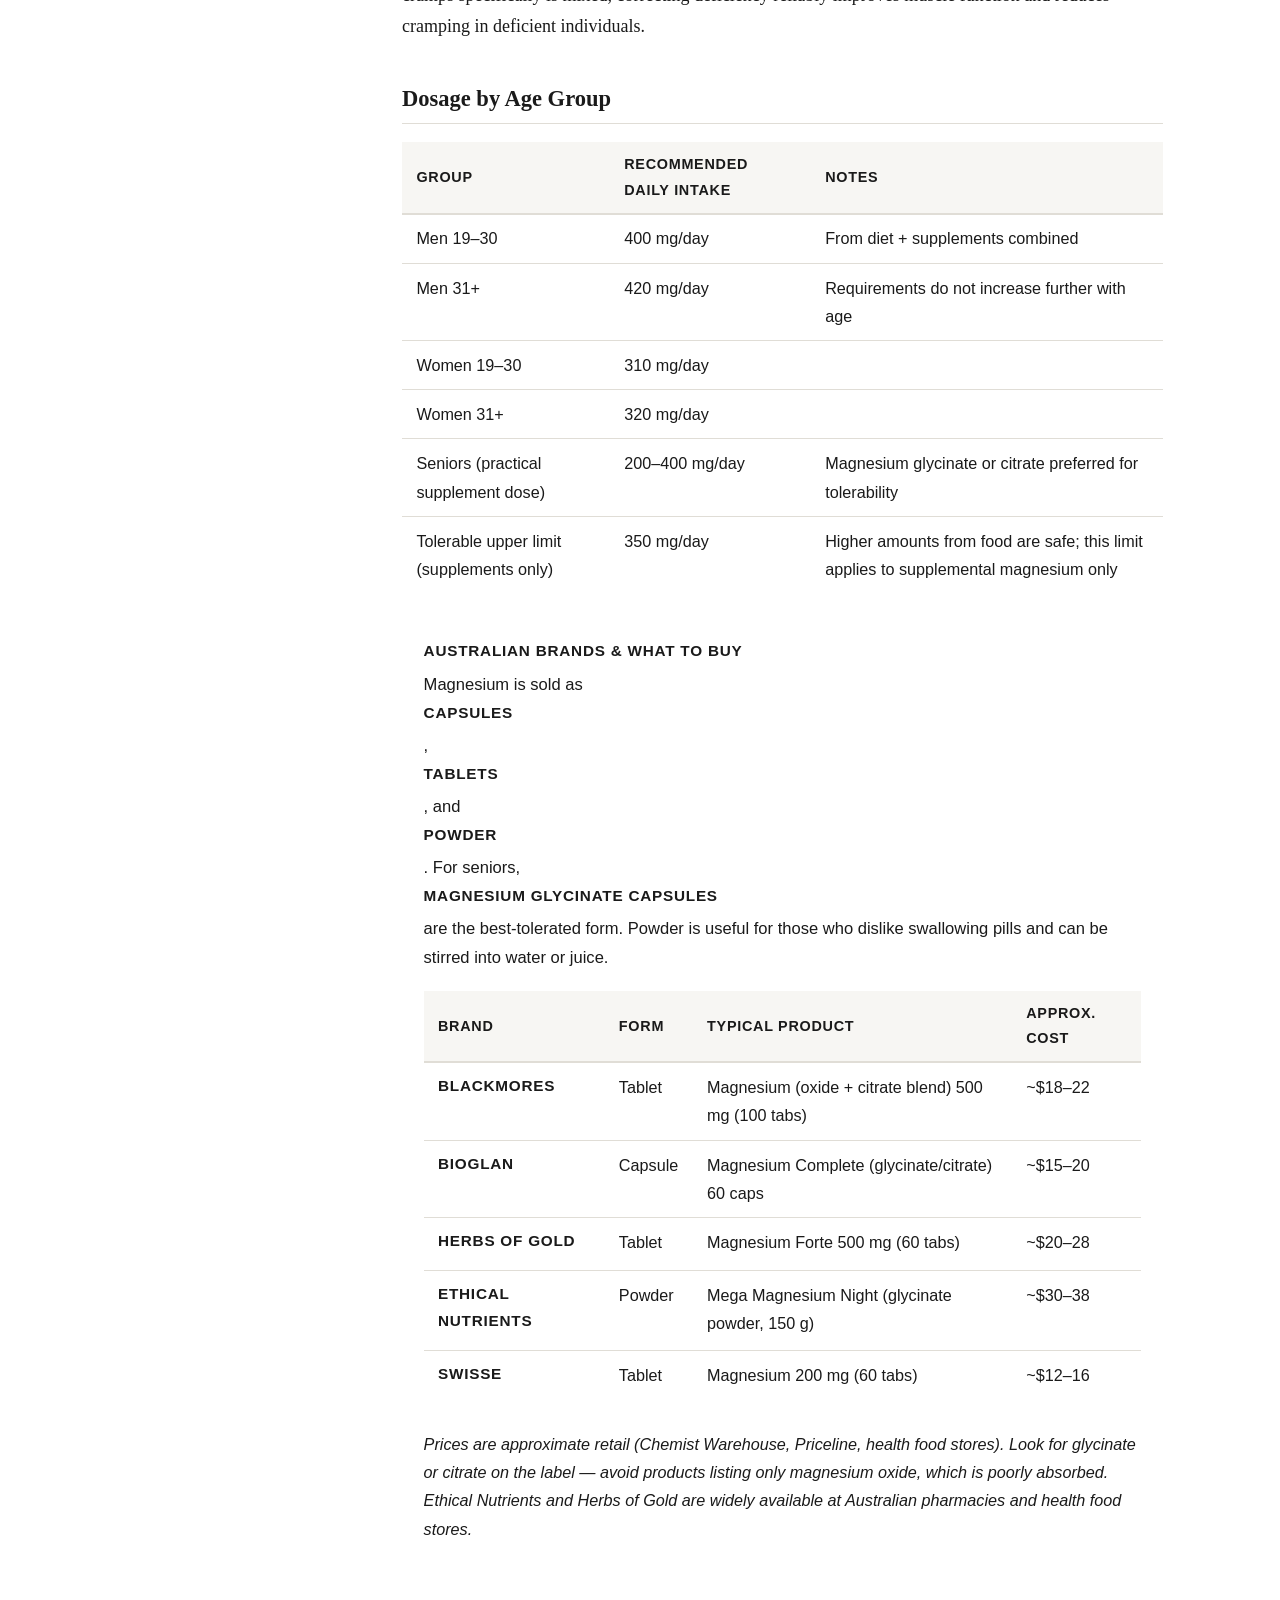
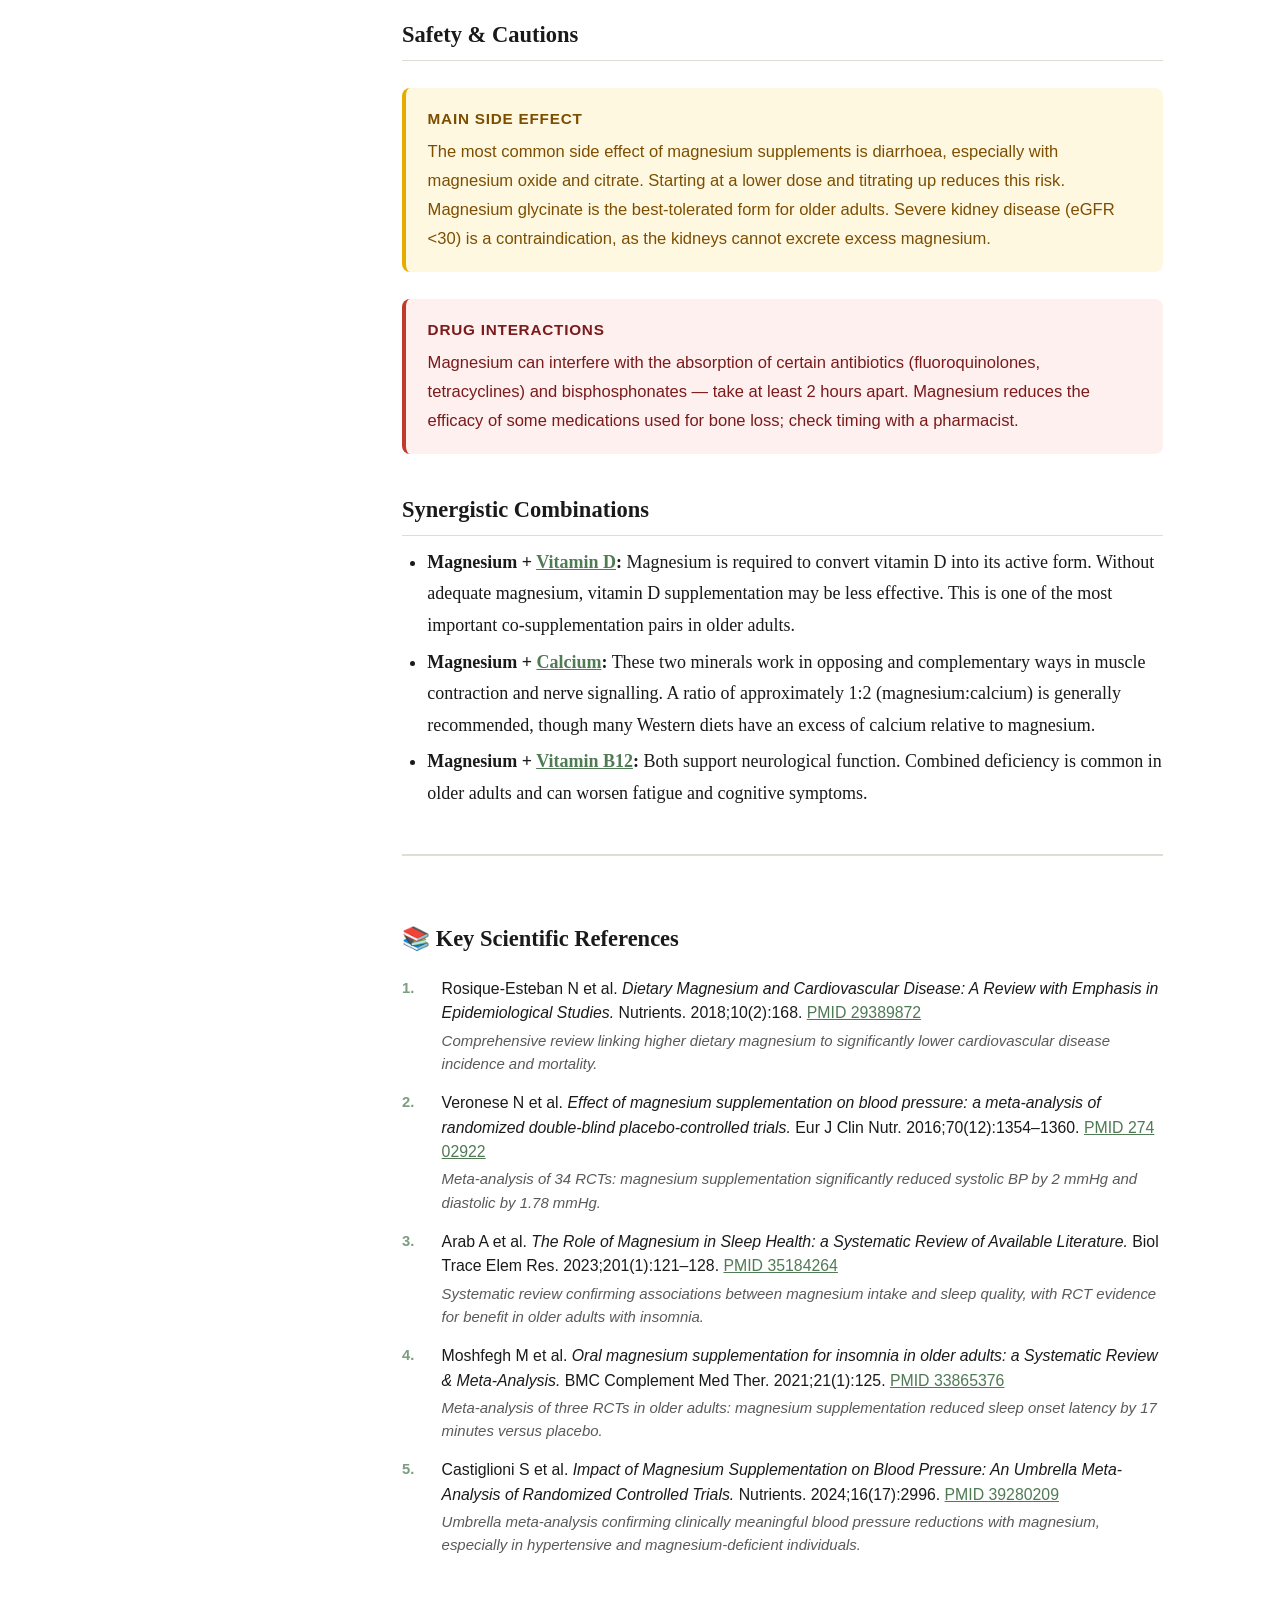
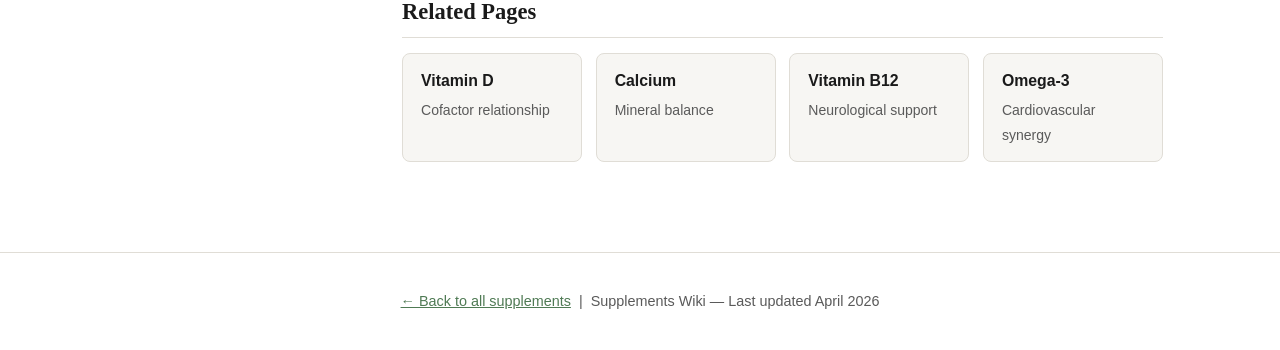
<file: magnesium.html>
<!DOCTYPE html>
<html lang="en">
<head>
  <meta charset="UTF-8">
  <meta name="viewport" content="width=device-width, initial-scale=1.0">
  <title>Magnesium — Supplements Wiki</title>
  <link rel="stylesheet" href="style.css">
</head>
<body>

<header class="site-header">
  <a class="logo" href="index.html">
    <img class="logo-img" src="solonutrition-logo.svg" alt="SoloNutrition">
  </a>
</header>

<div class="layout">
  <nav class="sidebar">
    <h3>All Supplements</h3>
    <ul>
      <li><a href="vitamin-d.html">Vitamin D</a></li>
      <li><a href="magnesium.html" class="active">Magnesium</a></li>
      <li><a href="omega-3.html">Omega-3</a></li>
      <li><a href="vitamin-b12.html">Vitamin B12</a></li>
      <li><a href="zinc.html">Zinc</a></li>
      <li><a href="creatine.html">Creatine</a></li>
      <li><a href="psyllium.html">Psyllium</a></li>
      <li><a href="iron.html">Iron</a></li>
      <li><a href="folate.html">Folate</a></li>
      <li><a href="calcium.html">Calcium</a></li>
      <li><a href="beta-alanine.html">Beta-Alanine</a></li>
      <li><a href="nitrates.html">Nitrates</a></li>
    </ul>
    <h3>On this page</h3>
    <ul>
      <li><a href="#overview">Overview</a></li>
      <li><a href="#evidence">Evidence</a></li>
      <li><a href="#dosage">Dosage</a></li>
      <li><a href="#safety">Safety</a></li>
      <li><a href="#combinations">Combinations</a></li>
      <li><a href="#related">Related pages</a></li>
    </ul>
  </nav>

  <main class="main">
    <h1 class="page-title">Magnesium</h1>
    <p class="page-subtitle">An essential mineral involved in over 300 enzymatic reactions — sleep, muscle, heart, and bone</p>
    <div class="tags">
      <span class="tag">Sleep</span>
      <span class="tag">Bone Health</span>
      <span class="tag">Heart</span>
      <span class="tag">Blood Pressure</span>
      <span class="tag">Muscle</span>
      <span class="tag">Anxiety</span>
    </div>

    <div class="evidence-bar">
      <strong style="font-family:var(--font-ui);font-size:0.85rem;">Evidence strength:</strong>
      <div class="evidence-dots">
        <span class="filled"></span><span class="filled"></span><span class="filled"></span><span class="filled"></span><span></span>
      </div>
      <span style="font-family:var(--font-ui);font-size:0.82rem;color:var(--muted);">Strong (deficiency correction); Moderate (sleep, BP)</span>
    </div>

    <h2 id="overview">Overview</h2>
    <p>Magnesium is the fourth most abundant mineral in the human body and a cofactor in over 300 enzymatic reactions. It is involved in energy production (ATP synthesis), protein synthesis, DNA repair, nerve transmission, and muscle contraction. Approximately 60% of the body's magnesium is stored in bone.</p>
    <p>Deficiency is very common in older adults due to reduced dietary intake, impaired gastrointestinal absorption, increased urinary losses (especially with diuretic use), and certain medications. The most bioavailable supplemental forms are magnesium glycinate, malate, and citrate.</p>

    <div class="info-box evidence">
      <strong>Key fact for seniors</strong>
      Studies estimate that 70–80% of adults over 70 consume less magnesium than recommended. Low magnesium is associated with insulin resistance, higher cardiovascular risk, poor sleep quality, and accelerated bone loss.
    </div>

    <h2 id="evidence">What the Evidence Shows</h2>
    <h3>Sleep quality</h3>
    <p>Magnesium has a role in regulating melatonin and GABA-mediated pathways. Several randomised trials in older adults with insomnia show that magnesium supplementation (especially magnesium glycinate) improves sleep onset, duration, and quality.</p>

    <h3>Blood pressure</h3>
    <p>Meta-analyses of randomised trials show a modest but significant reduction in systolic and diastolic blood pressure with magnesium supplementation, particularly in individuals who are deficient or hypertensive. Effects are most pronounced at doses above 370 mg/day.</p>

    <h3>Bone health</h3>
    <p>Magnesium is required for the activation of <a href="vitamin-d.html">vitamin D</a> and plays a direct role in bone mineral density. Low magnesium status is associated with osteoporosis. Supplementation appears to improve bone density in deficient older adults.</p>

    <h3>Cardiovascular health</h3>
    <p>Observational studies link adequate magnesium intake with lower risk of cardiovascular disease, atrial fibrillation, and type 2 diabetes. Intravenous magnesium is used clinically for acute arrhythmias, supporting the biological plausibility of a heart-protective role.</p>

    <h3>Muscle function and cramps</h3>
    <p>Magnesium is essential for normal muscle contraction and relaxation. Although evidence for treating leg cramps specifically is mixed, correcting deficiency reliably improves muscle function and reduces cramping in deficient individuals.</p>

    <h2 id="dosage">Dosage by Age Group</h2>
    <table class="dosage-table">
      <thead>
        <tr><th>Group</th><th>Recommended Daily Intake</th><th>Notes</th></tr>
      </thead>
      <tbody>
        <tr><td>Men 19–30</td><td>400 mg/day</td><td>From diet + supplements combined</td></tr>
        <tr><td>Men 31+</td><td>420 mg/day</td><td>Requirements do not increase further with age</td></tr>
        <tr><td>Women 19–30</td><td>310 mg/day</td><td></td></tr>
        <tr><td>Women 31+</td><td>320 mg/day</td><td></td></tr>
        <tr><td>Seniors (practical supplement dose)</td><td>200–400 mg/day</td><td>Magnesium glycinate or citrate preferred for tolerability</td></tr>
        <tr><td>Tolerable upper limit (supplements only)</td><td>350 mg/day</td><td>Higher amounts from food are safe; this limit applies to supplemental magnesium only</td></tr>
      </tbody>
    </table>

    <div class="info-box">
      <strong>Australian brands &amp; what to buy</strong>
      <p>Magnesium is sold as <strong>capsules</strong>, <strong>tablets</strong>, and <strong>powder</strong>. For seniors, <strong>magnesium glycinate capsules</strong> are the best-tolerated form. Powder is useful for those who dislike swallowing pills and can be stirred into water or juice.</p>
      <table class="dosage-table" style="margin-top:0.75rem;">
        <thead><tr><th>Brand</th><th>Form</th><th>Typical product</th><th>Approx. cost</th></tr></thead>
        <tbody>
          <tr><td><strong>Blackmores</strong></td><td>Tablet</td><td>Magnesium (oxide + citrate blend) 500 mg (100 tabs)</td><td>~$18–22</td></tr>
          <tr><td><strong>Bioglan</strong></td><td>Capsule</td><td>Magnesium Complete (glycinate/citrate) 60 caps</td><td>~$15–20</td></tr>
          <tr><td><strong>Herbs of Gold</strong></td><td>Tablet</td><td>Magnesium Forte 500 mg (60 tabs)</td><td>~$20–28</td></tr>
          <tr><td><strong>Ethical Nutrients</strong></td><td>Powder</td><td>Mega Magnesium Night (glycinate powder, 150 g)</td><td>~$30–38</td></tr>
          <tr><td><strong>Swisse</strong></td><td>Tablet</td><td>Magnesium 200 mg (60 tabs)</td><td>~$12–16</td></tr>
        </tbody>
      </table>
      <p style="margin-top:0.6rem;font-size:0.9rem;"><em>Prices are approximate retail (Chemist Warehouse, Priceline, health food stores). Look for glycinate or citrate on the label — avoid products listing only magnesium oxide, which is poorly absorbed. Ethical Nutrients and Herbs of Gold are widely available at Australian pharmacies and health food stores.</em></p>
    </div>

    <h2 id="safety">Safety &amp; Cautions</h2>
    <div class="info-box caution">
      <strong>Main side effect</strong>
      The most common side effect of magnesium supplements is diarrhoea, especially with magnesium oxide and citrate. Starting at a lower dose and titrating up reduces this risk. Magnesium glycinate is the best-tolerated form for older adults. Severe kidney disease (eGFR &lt;30) is a contraindication, as the kidneys cannot excrete excess magnesium.
    </div>
    <div class="info-box interaction">
      <strong>Drug interactions</strong>
      Magnesium can interfere with the absorption of certain antibiotics (fluoroquinolones, tetracyclines) and bisphosphonates — take at least 2 hours apart. Magnesium reduces the efficacy of some medications used for bone loss; check timing with a pharmacist.
    </div>

    <h2 id="combinations">Synergistic Combinations</h2>
    <ul>
      <li><strong>Magnesium + <a href="vitamin-d.html">Vitamin D</a>:</strong> Magnesium is required to convert vitamin D into its active form. Without adequate magnesium, vitamin D supplementation may be less effective. This is one of the most important co-supplementation pairs in older adults.</li>
      <li><strong>Magnesium + <a href="calcium.html">Calcium</a>:</strong> These two minerals work in opposing and complementary ways in muscle contraction and nerve signalling. A ratio of approximately 1:2 (magnesium:calcium) is generally recommended, though many Western diets have an excess of calcium relative to magnesium.</li>
      <li><strong>Magnesium + <a href="vitamin-b12.html">Vitamin B12</a>:</strong> Both support neurological function. Combined deficiency is common in older adults and can worsen fatigue and cognitive symptoms.</li>
    </ul>

    <section class="references">
      <h2>📚 Key Scientific References</h2>
      <ol class="ref-list">
        <li>
          Rosique-Esteban N et al. <em>Dietary Magnesium and Cardiovascular Disease: A Review with Emphasis in Epidemiological Studies.</em> Nutrients. 2018;10(2):168.
          <a href="https://pubmed.ncbi.nlm.nih.gov/29389872/" target="_blank" rel="noopener">PMID 29389872</a>
          <span class="ref-finding">Comprehensive review linking higher dietary magnesium to significantly lower cardiovascular disease incidence and mortality.</span>
        </li>
        <li>
          Veronese N et al. <em>Effect of magnesium supplementation on blood pressure: a meta-analysis of randomized double-blind placebo-controlled trials.</em> Eur J Clin Nutr. 2016;70(12):1354–1360.
          <a href="https://pubmed.ncbi.nlm.nih.gov/27402922/" target="_blank" rel="noopener">PMID 27402922</a>
          <span class="ref-finding">Meta-analysis of 34 RCTs: magnesium supplementation significantly reduced systolic BP by 2 mmHg and diastolic by 1.78 mmHg.</span>
        </li>
        <li>
          Arab A et al. <em>The Role of Magnesium in Sleep Health: a Systematic Review of Available Literature.</em> Biol Trace Elem Res. 2023;201(1):121–128.
          <a href="https://pubmed.ncbi.nlm.nih.gov/35184264/" target="_blank" rel="noopener">PMID 35184264</a>
          <span class="ref-finding">Systematic review confirming associations between magnesium intake and sleep quality, with RCT evidence for benefit in older adults with insomnia.</span>
        </li>
        <li>
          Moshfegh M et al. <em>Oral magnesium supplementation for insomnia in older adults: a Systematic Review &amp; Meta-Analysis.</em> BMC Complement Med Ther. 2021;21(1):125.
          <a href="https://pubmed.ncbi.nlm.nih.gov/33865376/" target="_blank" rel="noopener">PMID 33865376</a>
          <span class="ref-finding">Meta-analysis of three RCTs in older adults: magnesium supplementation reduced sleep onset latency by 17 minutes versus placebo.</span>
        </li>
        <li>
          Castiglioni S et al. <em>Impact of Magnesium Supplementation on Blood Pressure: An Umbrella Meta-Analysis of Randomized Controlled Trials.</em> Nutrients. 2024;16(17):2996.
          <a href="https://pubmed.ncbi.nlm.nih.gov/39280209/" target="_blank" rel="noopener">PMID 39280209</a>
          <span class="ref-finding">Umbrella meta-analysis confirming clinically meaningful blood pressure reductions with magnesium, especially in hypertensive and magnesium-deficient individuals.</span>
        </li>
      </ol>
    </section>

    <h2 id="related">Related Pages</h2>
    <div class="related-grid">
      <a class="related-card" href="vitamin-d.html">Vitamin D <span class="card-note">Cofactor relationship</span></a>
      <a class="related-card" href="calcium.html">Calcium <span class="card-note">Mineral balance</span></a>
      <a class="related-card" href="vitamin-b12.html">Vitamin B12 <span class="card-note">Neurological support</span></a>
      <a class="related-card" href="omega-3.html">Omega-3 <span class="card-note">Cardiovascular synergy</span></a>
    </div>
  </main>
</div>

<footer class="site-footer">
  <a href="index.html">← Back to all supplements</a> &nbsp;|&nbsp; Supplements Wiki &mdash; Last updated April 2026
</footer>
</body>
</html>
</file>
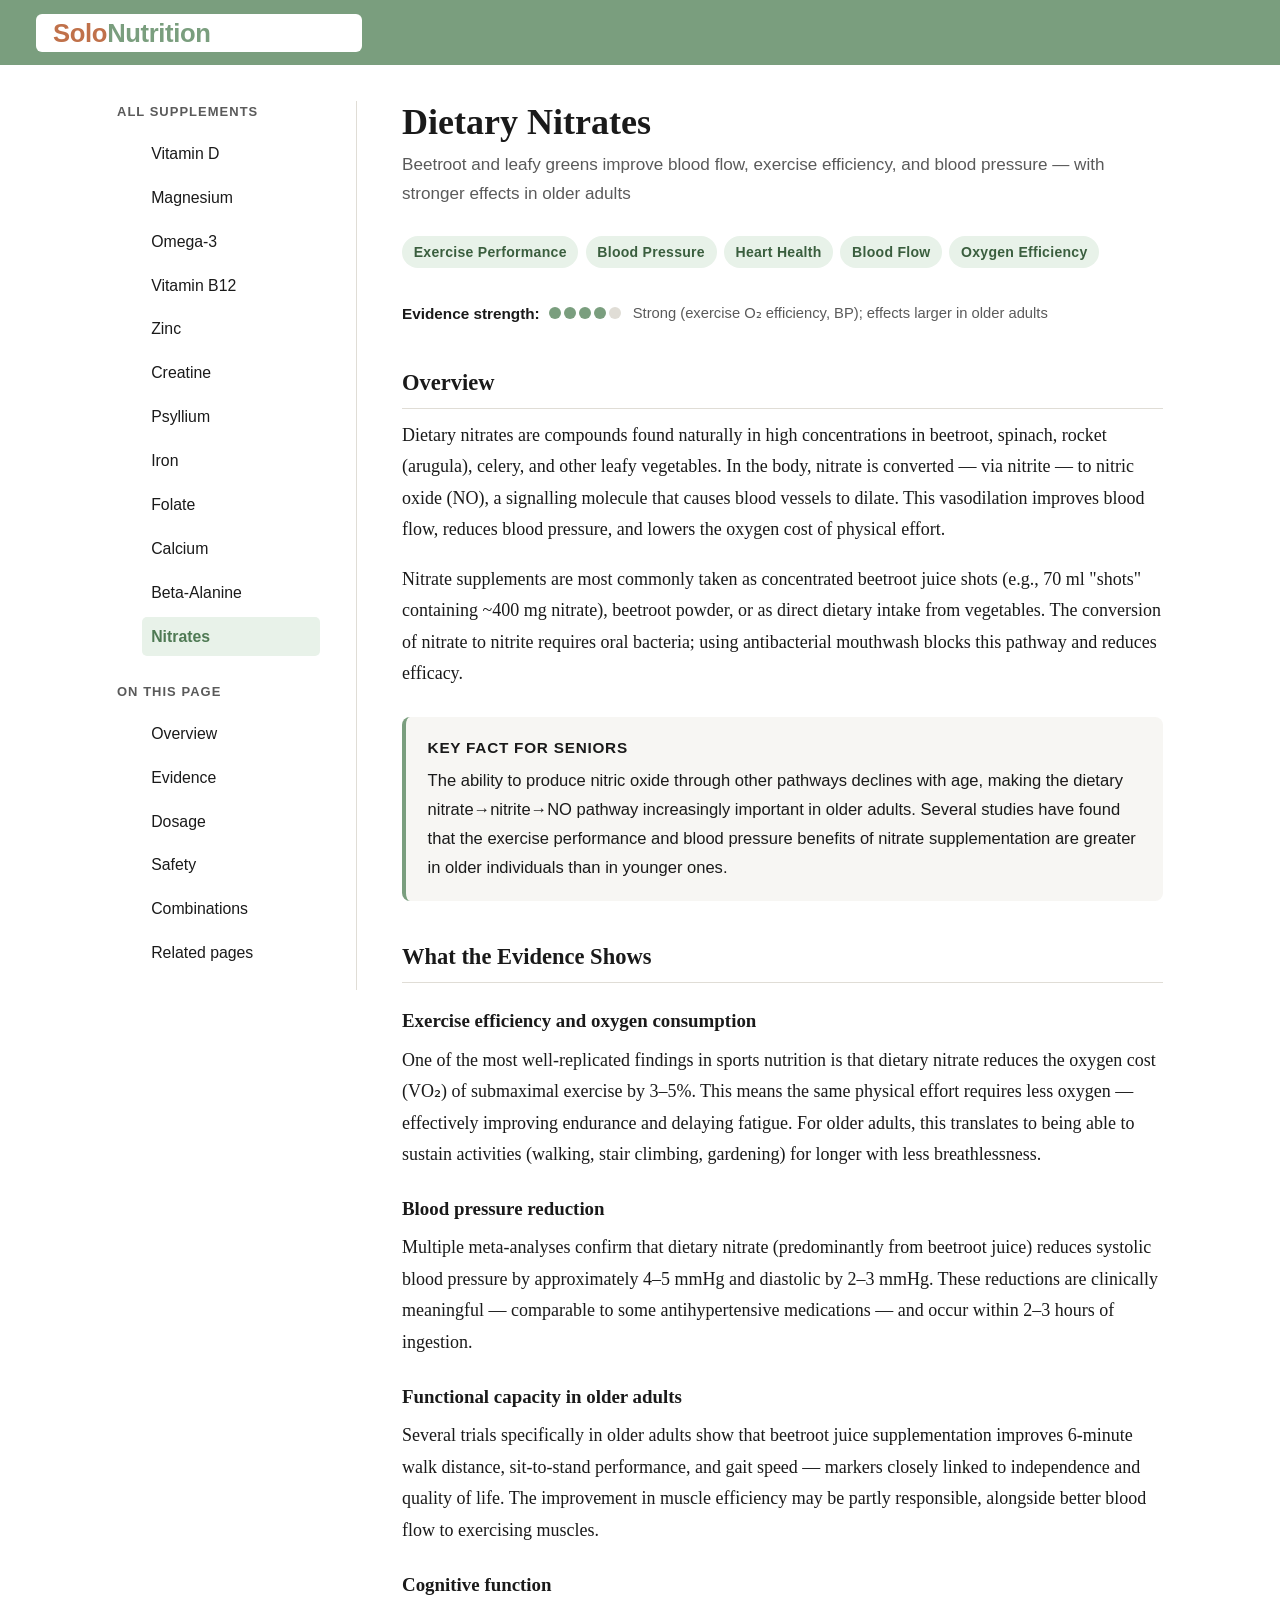
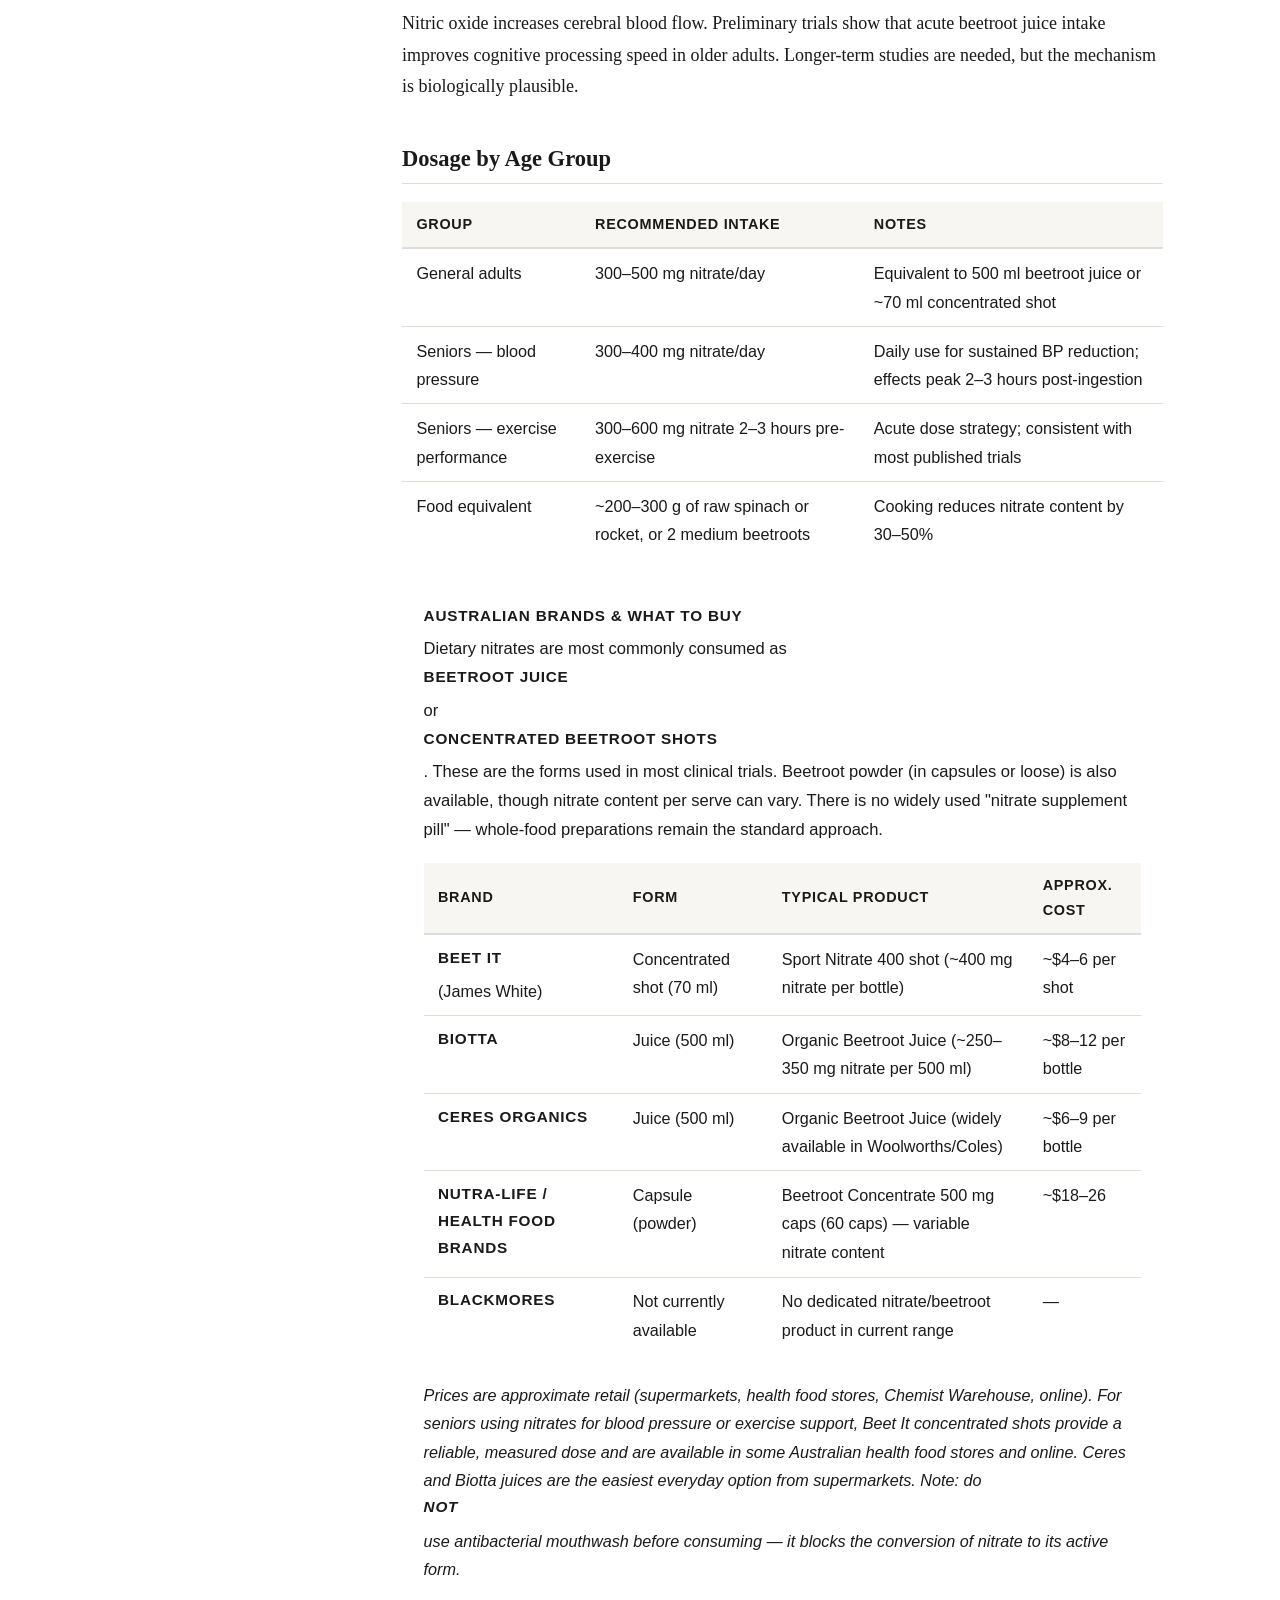
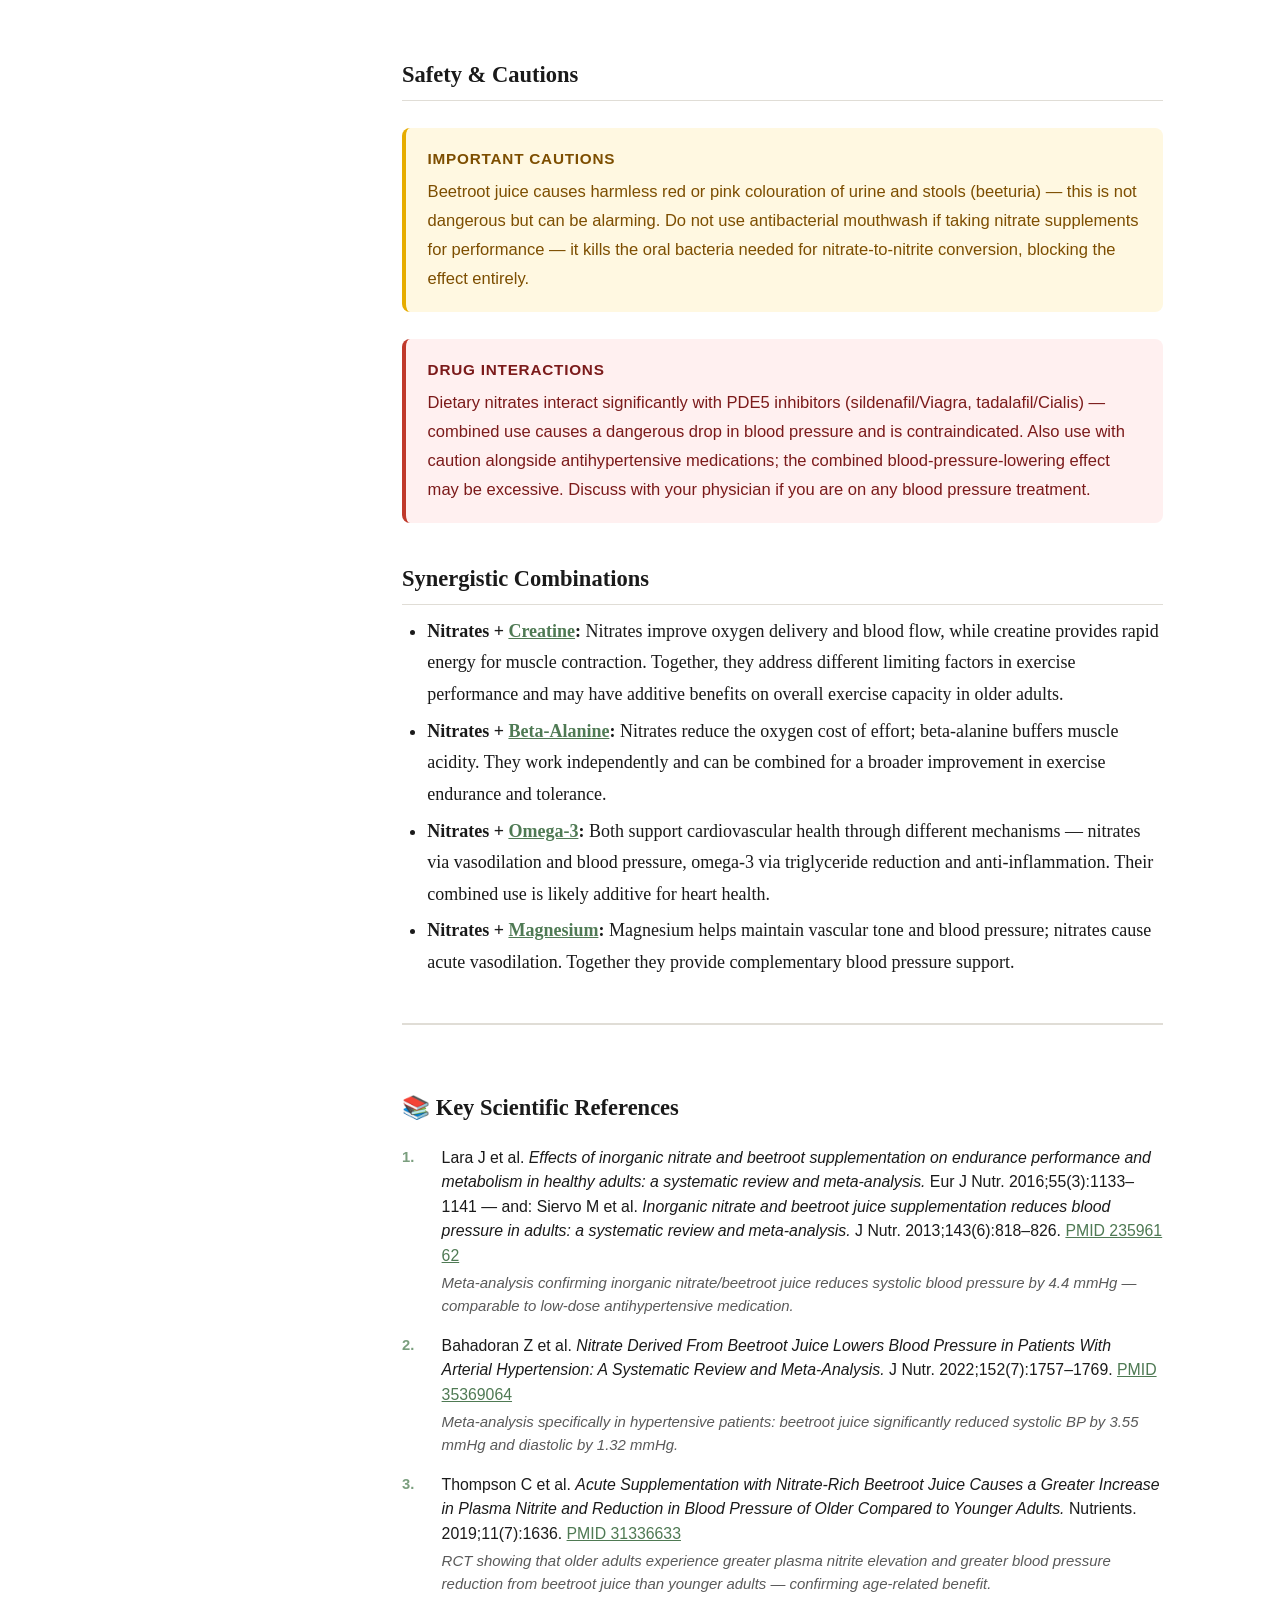
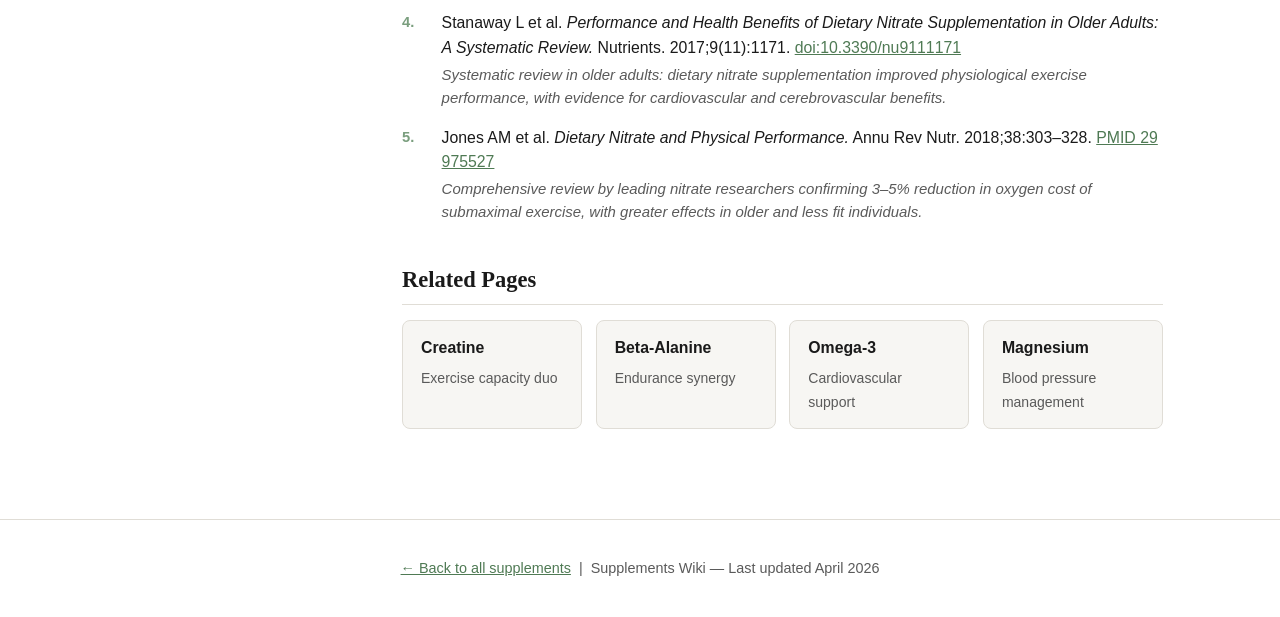
<file: nitrates.html>
<!DOCTYPE html>
<html lang="en">
<head>
  <meta charset="UTF-8">
  <meta name="viewport" content="width=device-width, initial-scale=1.0">
  <title>Dietary Nitrates — Supplements Wiki</title>
  <link rel="stylesheet" href="style.css">
</head>
<body>

<header class="site-header">
  <a class="logo" href="index.html">
    <img class="logo-img" src="solonutrition-logo.svg" alt="SoloNutrition">
  </a>
</header>

<div class="layout">
  <nav class="sidebar">
    <h3>All Supplements</h3>
    <ul>
      <li><a href="vitamin-d.html">Vitamin D</a></li>
      <li><a href="magnesium.html">Magnesium</a></li>
      <li><a href="omega-3.html">Omega-3</a></li>
      <li><a href="vitamin-b12.html">Vitamin B12</a></li>
      <li><a href="zinc.html">Zinc</a></li>
      <li><a href="creatine.html">Creatine</a></li>
      <li><a href="psyllium.html">Psyllium</a></li>
      <li><a href="iron.html">Iron</a></li>
      <li><a href="folate.html">Folate</a></li>
      <li><a href="calcium.html">Calcium</a></li>
      <li><a href="beta-alanine.html">Beta-Alanine</a></li>
      <li><a href="nitrates.html" class="active">Nitrates</a></li>
    </ul>
    <h3>On this page</h3>
    <ul>
      <li><a href="#overview">Overview</a></li>
      <li><a href="#evidence">Evidence</a></li>
      <li><a href="#dosage">Dosage</a></li>
      <li><a href="#safety">Safety</a></li>
      <li><a href="#combinations">Combinations</a></li>
      <li><a href="#related">Related pages</a></li>
    </ul>
  </nav>

  <main class="main">
    <h1 class="page-title">Dietary Nitrates</h1>
    <p class="page-subtitle">Beetroot and leafy greens improve blood flow, exercise efficiency, and blood pressure — with stronger effects in older adults</p>
    <div class="tags">
      <span class="tag">Exercise Performance</span>
      <span class="tag">Blood Pressure</span>
      <span class="tag">Heart Health</span>
      <span class="tag">Blood Flow</span>
      <span class="tag">Oxygen Efficiency</span>
    </div>

    <div class="evidence-bar">
      <strong style="font-family:var(--font-ui);font-size:0.85rem;">Evidence strength:</strong>
      <div class="evidence-dots">
        <span class="filled"></span><span class="filled"></span><span class="filled"></span><span class="filled"></span><span></span>
      </div>
      <span style="font-family:var(--font-ui);font-size:0.82rem;color:var(--muted);">Strong (exercise O₂ efficiency, BP); effects larger in older adults</span>
    </div>

    <h2 id="overview">Overview</h2>
    <p>Dietary nitrates are compounds found naturally in high concentrations in beetroot, spinach, rocket (arugula), celery, and other leafy vegetables. In the body, nitrate is converted — via nitrite — to nitric oxide (NO), a signalling molecule that causes blood vessels to dilate. This vasodilation improves blood flow, reduces blood pressure, and lowers the oxygen cost of physical effort.</p>
    <p>Nitrate supplements are most commonly taken as concentrated beetroot juice shots (e.g., 70 ml "shots" containing ~400 mg nitrate), beetroot powder, or as direct dietary intake from vegetables. The conversion of nitrate to nitrite requires oral bacteria; using antibacterial mouthwash blocks this pathway and reduces efficacy.</p>

    <div class="info-box evidence">
      <strong>Key fact for seniors</strong>
      The ability to produce nitric oxide through other pathways declines with age, making the dietary nitrate→nitrite→NO pathway increasingly important in older adults. Several studies have found that the exercise performance and blood pressure benefits of nitrate supplementation are greater in older individuals than in younger ones.
    </div>

    <h2 id="evidence">What the Evidence Shows</h2>
    <h3>Exercise efficiency and oxygen consumption</h3>
    <p>One of the most well-replicated findings in sports nutrition is that dietary nitrate reduces the oxygen cost (VO₂) of submaximal exercise by 3–5%. This means the same physical effort requires less oxygen — effectively improving endurance and delaying fatigue. For older adults, this translates to being able to sustain activities (walking, stair climbing, gardening) for longer with less breathlessness.</p>

    <h3>Blood pressure reduction</h3>
    <p>Multiple meta-analyses confirm that dietary nitrate (predominantly from beetroot juice) reduces systolic blood pressure by approximately 4–5 mmHg and diastolic by 2–3 mmHg. These reductions are clinically meaningful — comparable to some antihypertensive medications — and occur within 2–3 hours of ingestion.</p>

    <h3>Functional capacity in older adults</h3>
    <p>Several trials specifically in older adults show that beetroot juice supplementation improves 6-minute walk distance, sit-to-stand performance, and gait speed — markers closely linked to independence and quality of life. The improvement in muscle efficiency may be partly responsible, alongside better blood flow to exercising muscles.</p>

    <h3>Cognitive function</h3>
    <p>Nitric oxide increases cerebral blood flow. Preliminary trials show that acute beetroot juice intake improves cognitive processing speed in older adults. Longer-term studies are needed, but the mechanism is biologically plausible.</p>

    <h2 id="dosage">Dosage by Age Group</h2>
    <table class="dosage-table">
      <thead>
        <tr><th>Group</th><th>Recommended Intake</th><th>Notes</th></tr>
      </thead>
      <tbody>
        <tr><td>General adults</td><td>300–500 mg nitrate/day</td><td>Equivalent to 500 ml beetroot juice or ~70 ml concentrated shot</td></tr>
        <tr><td>Seniors — blood pressure</td><td>300–400 mg nitrate/day</td><td>Daily use for sustained BP reduction; effects peak 2–3 hours post-ingestion</td></tr>
        <tr><td>Seniors — exercise performance</td><td>300–600 mg nitrate 2–3 hours pre-exercise</td><td>Acute dose strategy; consistent with most published trials</td></tr>
        <tr><td>Food equivalent</td><td>~200–300 g of raw spinach or rocket, or 2 medium beetroots</td><td>Cooking reduces nitrate content by 30–50%</td></tr>
      </tbody>
    </table>

    <div class="info-box">
      <strong>Australian brands &amp; what to buy</strong>
      <p>Dietary nitrates are most commonly consumed as <strong>beetroot juice</strong> or <strong>concentrated beetroot shots</strong>. These are the forms used in most clinical trials. Beetroot powder (in capsules or loose) is also available, though nitrate content per serve can vary. There is no widely used "nitrate supplement pill" — whole-food preparations remain the standard approach.</p>
      <table class="dosage-table" style="margin-top:0.75rem;">
        <thead><tr><th>Brand</th><th>Form</th><th>Typical product</th><th>Approx. cost</th></tr></thead>
        <tbody>
          <tr><td><strong>Beet It</strong> (James White)</td><td>Concentrated shot (70 ml)</td><td>Sport Nitrate 400 shot (~400 mg nitrate per bottle)</td><td>~$4–6 per shot</td></tr>
          <tr><td><strong>Biotta</strong></td><td>Juice (500 ml)</td><td>Organic Beetroot Juice (~250–350 mg nitrate per 500 ml)</td><td>~$8–12 per bottle</td></tr>
          <tr><td><strong>Ceres Organics</strong></td><td>Juice (500 ml)</td><td>Organic Beetroot Juice (widely available in Woolworths/Coles)</td><td>~$6–9 per bottle</td></tr>
          <tr><td><strong>Nutra-Life / Health food brands</strong></td><td>Capsule (powder)</td><td>Beetroot Concentrate 500 mg caps (60 caps) — variable nitrate content</td><td>~$18–26</td></tr>
          <tr><td><strong>Blackmores</strong></td><td>Not currently available</td><td>No dedicated nitrate/beetroot product in current range</td><td>—</td></tr>
        </tbody>
      </table>
      <p style="margin-top:0.6rem;font-size:0.9rem;"><em>Prices are approximate retail (supermarkets, health food stores, Chemist Warehouse, online). For seniors using nitrates for blood pressure or exercise support, Beet It concentrated shots provide a reliable, measured dose and are available in some Australian health food stores and online. Ceres and Biotta juices are the easiest everyday option from supermarkets. Note: do <strong>not</strong> use antibacterial mouthwash before consuming — it blocks the conversion of nitrate to its active form.</em></p>
    </div>

    <h2 id="safety">Safety &amp; Cautions</h2>
    <div class="info-box caution">
      <strong>Important cautions</strong>
      Beetroot juice causes harmless red or pink colouration of urine and stools (beeturia) — this is not dangerous but can be alarming. Do not use antibacterial mouthwash if taking nitrate supplements for performance — it kills the oral bacteria needed for nitrate-to-nitrite conversion, blocking the effect entirely.
    </div>
    <div class="info-box interaction">
      <strong>Drug interactions</strong>
      Dietary nitrates interact significantly with PDE5 inhibitors (sildenafil/Viagra, tadalafil/Cialis) — combined use causes a dangerous drop in blood pressure and is contraindicated. Also use with caution alongside antihypertensive medications; the combined blood-pressure-lowering effect may be excessive. Discuss with your physician if you are on any blood pressure treatment.
    </div>

    <h2 id="combinations">Synergistic Combinations</h2>
    <ul>
      <li><strong>Nitrates + <a href="creatine.html">Creatine</a>:</strong> Nitrates improve oxygen delivery and blood flow, while creatine provides rapid energy for muscle contraction. Together, they address different limiting factors in exercise performance and may have additive benefits on overall exercise capacity in older adults.</li>
      <li><strong>Nitrates + <a href="beta-alanine.html">Beta-Alanine</a>:</strong> Nitrates reduce the oxygen cost of effort; beta-alanine buffers muscle acidity. They work independently and can be combined for a broader improvement in exercise endurance and tolerance.</li>
      <li><strong>Nitrates + <a href="omega-3.html">Omega-3</a>:</strong> Both support cardiovascular health through different mechanisms — nitrates via vasodilation and blood pressure, omega-3 via triglyceride reduction and anti-inflammation. Their combined use is likely additive for heart health.</li>
      <li><strong>Nitrates + <a href="magnesium.html">Magnesium</a>:</strong> Magnesium helps maintain vascular tone and blood pressure; nitrates cause acute vasodilation. Together they provide complementary blood pressure support.</li>
    </ul>

    <section class="references">
      <h2>📚 Key Scientific References</h2>
      <ol class="ref-list">
        <li>
          Lara J et al. <em>Effects of inorganic nitrate and beetroot supplementation on endurance performance and metabolism in healthy adults: a systematic review and meta-analysis.</em> Eur J Nutr. 2016;55(3):1133–1141 — and: Siervo M et al. <em>Inorganic nitrate and beetroot juice supplementation reduces blood pressure in adults: a systematic review and meta-analysis.</em> J Nutr. 2013;143(6):818–826.
          <a href="https://pubmed.ncbi.nlm.nih.gov/23596162/" target="_blank" rel="noopener">PMID 23596162</a>
          <span class="ref-finding">Meta-analysis confirming inorganic nitrate/beetroot juice reduces systolic blood pressure by 4.4 mmHg — comparable to low-dose antihypertensive medication.</span>
        </li>
        <li>
          Bahadoran Z et al. <em>Nitrate Derived From Beetroot Juice Lowers Blood Pressure in Patients With Arterial Hypertension: A Systematic Review and Meta-Analysis.</em> J Nutr. 2022;152(7):1757–1769.
          <a href="https://pubmed.ncbi.nlm.nih.gov/35369064/" target="_blank" rel="noopener">PMID 35369064</a>
          <span class="ref-finding">Meta-analysis specifically in hypertensive patients: beetroot juice significantly reduced systolic BP by 3.55 mmHg and diastolic by 1.32 mmHg.</span>
        </li>
        <li>
          Thompson C et al. <em>Acute Supplementation with Nitrate-Rich Beetroot Juice Causes a Greater Increase in Plasma Nitrite and Reduction in Blood Pressure of Older Compared to Younger Adults.</em> Nutrients. 2019;11(7):1636.
          <a href="https://pubmed.ncbi.nlm.nih.gov/31336633/" target="_blank" rel="noopener">PMID 31336633</a>
          <span class="ref-finding">RCT showing that older adults experience greater plasma nitrite elevation and greater blood pressure reduction from beetroot juice than younger adults — confirming age-related benefit.</span>
        </li>
        <li>
          Stanaway L et al. <em>Performance and Health Benefits of Dietary Nitrate Supplementation in Older Adults: A Systematic Review.</em> Nutrients. 2017;9(11):1171.
          <a href="https://www.mdpi.com/2072-6643/9/11/1171" target="_blank" rel="noopener">doi:10.3390/nu9111171</a>
          <span class="ref-finding">Systematic review in older adults: dietary nitrate supplementation improved physiological exercise performance, with evidence for cardiovascular and cerebrovascular benefits.</span>
        </li>
        <li>
          Jones AM et al. <em>Dietary Nitrate and Physical Performance.</em> Annu Rev Nutr. 2018;38:303–328.
          <a href="https://pubmed.ncbi.nlm.nih.gov/29975527/" target="_blank" rel="noopener">PMID 29975527</a>
          <span class="ref-finding">Comprehensive review by leading nitrate researchers confirming 3–5% reduction in oxygen cost of submaximal exercise, with greater effects in older and less fit individuals.</span>
        </li>
      </ol>
    </section>

    <h2 id="related">Related Pages</h2>
    <div class="related-grid">
      <a class="related-card" href="creatine.html">Creatine <span class="card-note">Exercise capacity duo</span></a>
      <a class="related-card" href="beta-alanine.html">Beta-Alanine <span class="card-note">Endurance synergy</span></a>
      <a class="related-card" href="omega-3.html">Omega-3 <span class="card-note">Cardiovascular support</span></a>
      <a class="related-card" href="magnesium.html">Magnesium <span class="card-note">Blood pressure management</span></a>
    </div>
  </main>
</div>

<footer class="site-footer">
  <a href="index.html">← Back to all supplements</a> &nbsp;|&nbsp; Supplements Wiki &mdash; Last updated April 2026
</footer>
</body>
</html>
</file>
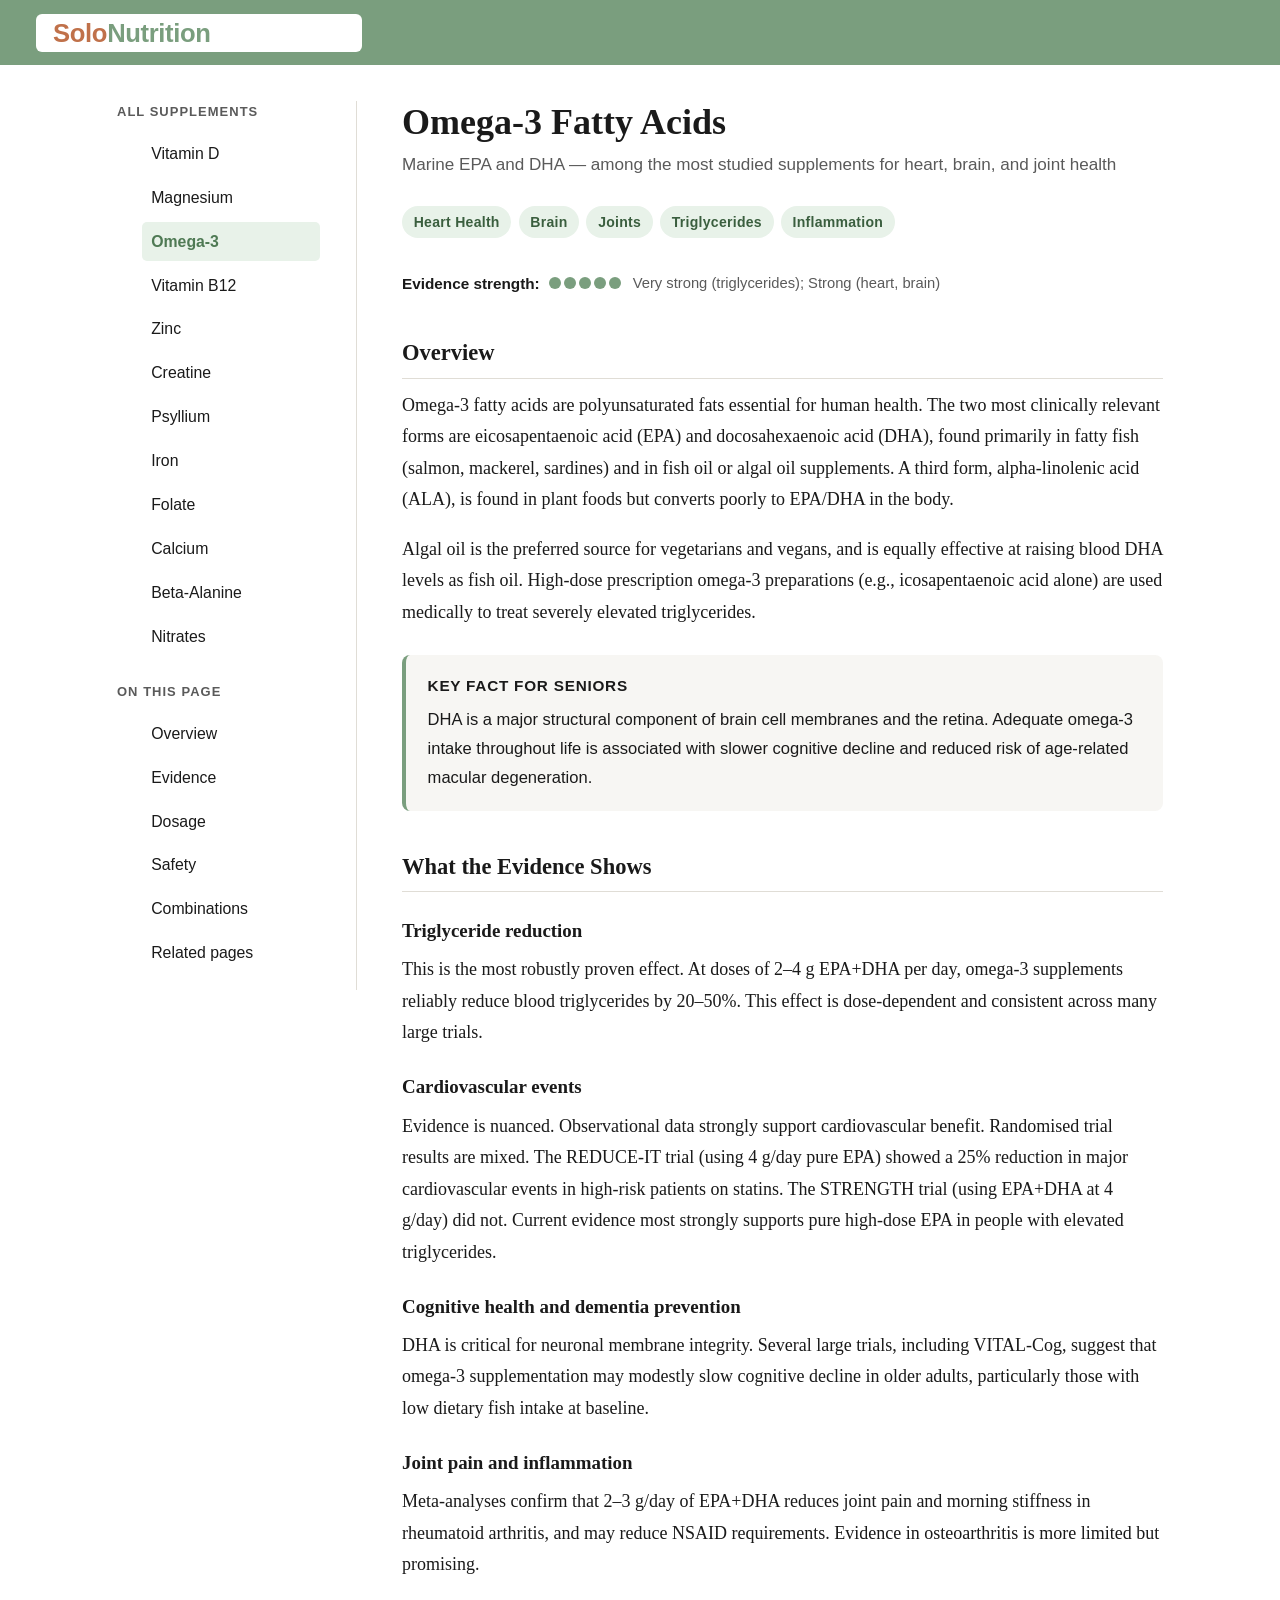
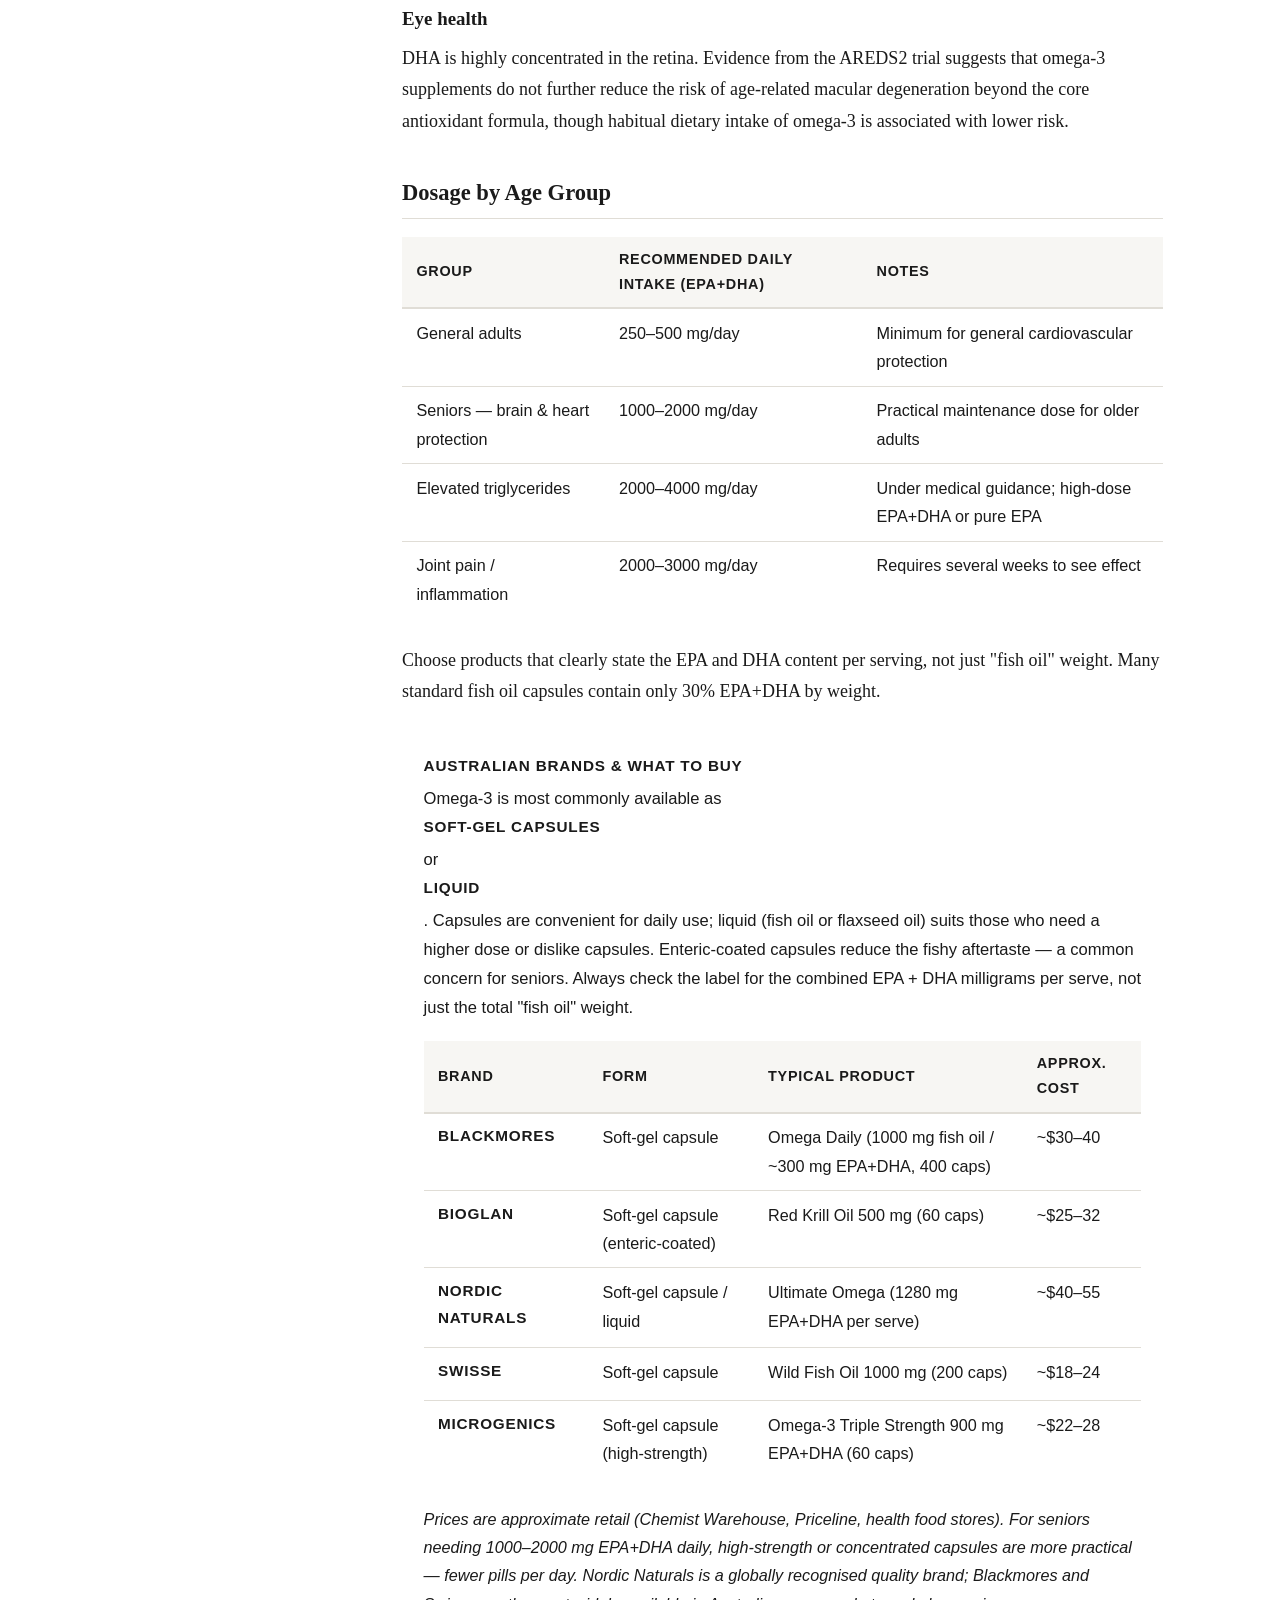
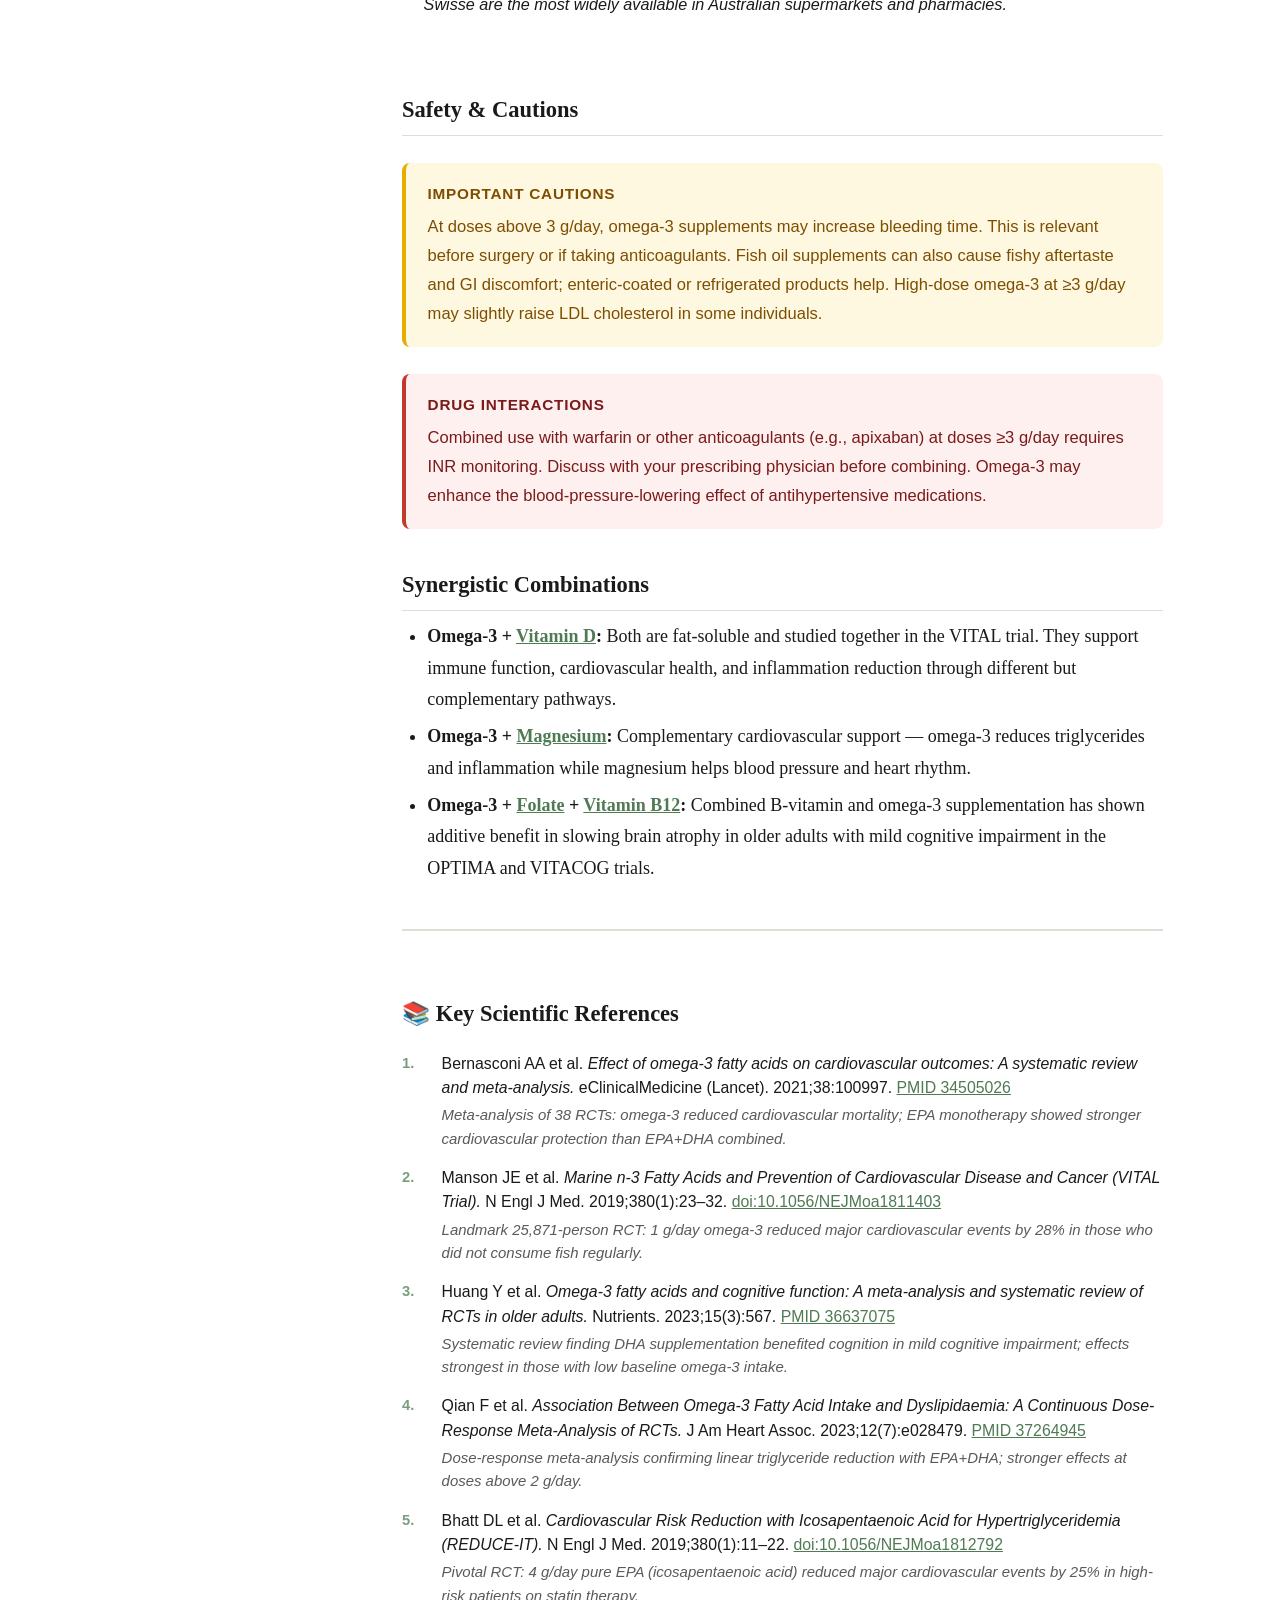
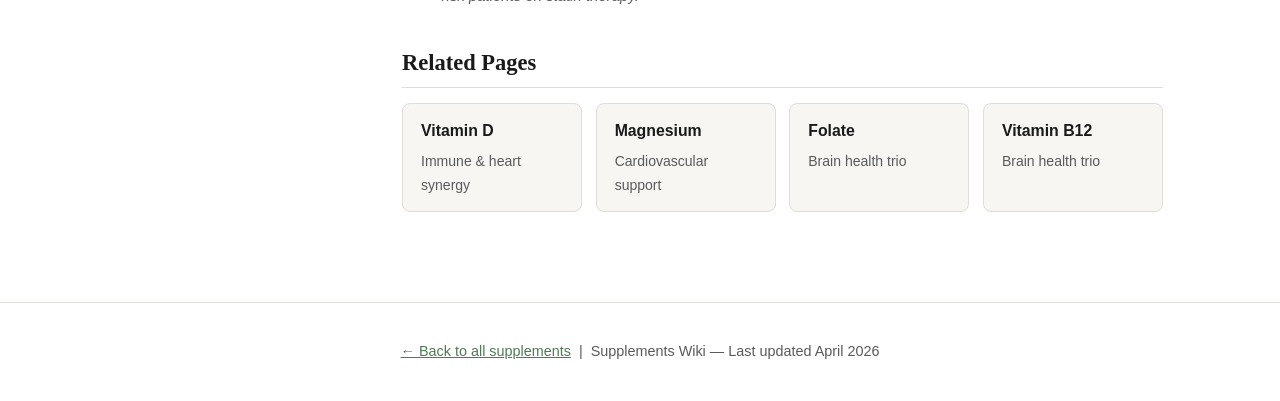
<file: omega-3.html>
<!DOCTYPE html>
<html lang="en">
<head>
  <meta charset="UTF-8">
  <meta name="viewport" content="width=device-width, initial-scale=1.0">
  <title>Omega-3 Fatty Acids — Supplements Wiki</title>
  <link rel="stylesheet" href="style.css">
</head>
<body>

<header class="site-header">
  <a class="logo" href="index.html">
    <img class="logo-img" src="solonutrition-logo.svg" alt="SoloNutrition">
  </a>
</header>

<div class="layout">
  <nav class="sidebar">
    <h3>All Supplements</h3>
    <ul>
      <li><a href="vitamin-d.html">Vitamin D</a></li>
      <li><a href="magnesium.html">Magnesium</a></li>
      <li><a href="omega-3.html" class="active">Omega-3</a></li>
      <li><a href="vitamin-b12.html">Vitamin B12</a></li>
      <li><a href="zinc.html">Zinc</a></li>
      <li><a href="creatine.html">Creatine</a></li>
      <li><a href="psyllium.html">Psyllium</a></li>
      <li><a href="iron.html">Iron</a></li>
      <li><a href="folate.html">Folate</a></li>
      <li><a href="calcium.html">Calcium</a></li>
      <li><a href="beta-alanine.html">Beta-Alanine</a></li>
      <li><a href="nitrates.html">Nitrates</a></li>
    </ul>
    <h3>On this page</h3>
    <ul>
      <li><a href="#overview">Overview</a></li>
      <li><a href="#evidence">Evidence</a></li>
      <li><a href="#dosage">Dosage</a></li>
      <li><a href="#safety">Safety</a></li>
      <li><a href="#combinations">Combinations</a></li>
      <li><a href="#related">Related pages</a></li>
    </ul>
  </nav>

  <main class="main">
    <h1 class="page-title">Omega-3 Fatty Acids</h1>
    <p class="page-subtitle">Marine EPA and DHA — among the most studied supplements for heart, brain, and joint health</p>
    <div class="tags">
      <span class="tag">Heart Health</span>
      <span class="tag">Brain</span>
      <span class="tag">Joints</span>
      <span class="tag">Triglycerides</span>
      <span class="tag">Inflammation</span>
    </div>

    <div class="evidence-bar">
      <strong style="font-family:var(--font-ui);font-size:0.85rem;">Evidence strength:</strong>
      <div class="evidence-dots">
        <span class="filled"></span><span class="filled"></span><span class="filled"></span><span class="filled"></span><span class="filled"></span>
      </div>
      <span style="font-family:var(--font-ui);font-size:0.82rem;color:var(--muted);">Very strong (triglycerides); Strong (heart, brain)</span>
    </div>

    <h2 id="overview">Overview</h2>
    <p>Omega-3 fatty acids are polyunsaturated fats essential for human health. The two most clinically relevant forms are eicosapentaenoic acid (EPA) and docosahexaenoic acid (DHA), found primarily in fatty fish (salmon, mackerel, sardines) and in fish oil or algal oil supplements. A third form, alpha-linolenic acid (ALA), is found in plant foods but converts poorly to EPA/DHA in the body.</p>
    <p>Algal oil is the preferred source for vegetarians and vegans, and is equally effective at raising blood DHA levels as fish oil. High-dose prescription omega-3 preparations (e.g., icosapentaenoic acid alone) are used medically to treat severely elevated triglycerides.</p>

    <div class="info-box evidence">
      <strong>Key fact for seniors</strong>
      DHA is a major structural component of brain cell membranes and the retina. Adequate omega-3 intake throughout life is associated with slower cognitive decline and reduced risk of age-related macular degeneration.
    </div>

    <h2 id="evidence">What the Evidence Shows</h2>
    <h3>Triglyceride reduction</h3>
    <p>This is the most robustly proven effect. At doses of 2–4 g EPA+DHA per day, omega-3 supplements reliably reduce blood triglycerides by 20–50%. This effect is dose-dependent and consistent across many large trials.</p>

    <h3>Cardiovascular events</h3>
    <p>Evidence is nuanced. Observational data strongly support cardiovascular benefit. Randomised trial results are mixed. The REDUCE-IT trial (using 4 g/day pure EPA) showed a 25% reduction in major cardiovascular events in high-risk patients on statins. The STRENGTH trial (using EPA+DHA at 4 g/day) did not. Current evidence most strongly supports pure high-dose EPA in people with elevated triglycerides.</p>

    <h3>Cognitive health and dementia prevention</h3>
    <p>DHA is critical for neuronal membrane integrity. Several large trials, including VITAL-Cog, suggest that omega-3 supplementation may modestly slow cognitive decline in older adults, particularly those with low dietary fish intake at baseline.</p>

    <h3>Joint pain and inflammation</h3>
    <p>Meta-analyses confirm that 2–3 g/day of EPA+DHA reduces joint pain and morning stiffness in rheumatoid arthritis, and may reduce NSAID requirements. Evidence in osteoarthritis is more limited but promising.</p>

    <h3>Eye health</h3>
    <p>DHA is highly concentrated in the retina. Evidence from the AREDS2 trial suggests that omega-3 supplements do not further reduce the risk of age-related macular degeneration beyond the core antioxidant formula, though habitual dietary intake of omega-3 is associated with lower risk.</p>

    <h2 id="dosage">Dosage by Age Group</h2>
    <table class="dosage-table">
      <thead>
        <tr><th>Group</th><th>Recommended Daily Intake (EPA+DHA)</th><th>Notes</th></tr>
      </thead>
      <tbody>
        <tr><td>General adults</td><td>250–500 mg/day</td><td>Minimum for general cardiovascular protection</td></tr>
        <tr><td>Seniors — brain &amp; heart protection</td><td>1000–2000 mg/day</td><td>Practical maintenance dose for older adults</td></tr>
        <tr><td>Elevated triglycerides</td><td>2000–4000 mg/day</td><td>Under medical guidance; high-dose EPA+DHA or pure EPA</td></tr>
        <tr><td>Joint pain / inflammation</td><td>2000–3000 mg/day</td><td>Requires several weeks to see effect</td></tr>
      </tbody>
    </table>
    <p>Choose products that clearly state the EPA and DHA content per serving, not just "fish oil" weight. Many standard fish oil capsules contain only 30% EPA+DHA by weight.</p>

    <div class="info-box">
      <strong>Australian brands &amp; what to buy</strong>
      <p>Omega-3 is most commonly available as <strong>soft-gel capsules</strong> or <strong>liquid</strong>. Capsules are convenient for daily use; liquid (fish oil or flaxseed oil) suits those who need a higher dose or dislike capsules. Enteric-coated capsules reduce the fishy aftertaste — a common concern for seniors. Always check the label for the combined EPA + DHA milligrams per serve, not just the total "fish oil" weight.</p>
      <table class="dosage-table" style="margin-top:0.75rem;">
        <thead><tr><th>Brand</th><th>Form</th><th>Typical product</th><th>Approx. cost</th></tr></thead>
        <tbody>
          <tr><td><strong>Blackmores</strong></td><td>Soft-gel capsule</td><td>Omega Daily (1000 mg fish oil / ~300 mg EPA+DHA, 400 caps)</td><td>~$30–40</td></tr>
          <tr><td><strong>Bioglan</strong></td><td>Soft-gel capsule (enteric-coated)</td><td>Red Krill Oil 500 mg (60 caps)</td><td>~$25–32</td></tr>
          <tr><td><strong>Nordic Naturals</strong></td><td>Soft-gel capsule / liquid</td><td>Ultimate Omega (1280 mg EPA+DHA per serve)</td><td>~$40–55</td></tr>
          <tr><td><strong>Swisse</strong></td><td>Soft-gel capsule</td><td>Wild Fish Oil 1000 mg (200 caps)</td><td>~$18–24</td></tr>
          <tr><td><strong>Microgenics</strong></td><td>Soft-gel capsule (high-strength)</td><td>Omega-3 Triple Strength 900 mg EPA+DHA (60 caps)</td><td>~$22–28</td></tr>
        </tbody>
      </table>
      <p style="margin-top:0.6rem;font-size:0.9rem;"><em>Prices are approximate retail (Chemist Warehouse, Priceline, health food stores). For seniors needing 1000–2000 mg EPA+DHA daily, high-strength or concentrated capsules are more practical — fewer pills per day. Nordic Naturals is a globally recognised quality brand; Blackmores and Swisse are the most widely available in Australian supermarkets and pharmacies.</em></p>
    </div>

    <h2 id="safety">Safety &amp; Cautions</h2>
    <div class="info-box caution">
      <strong>Important cautions</strong>
      At doses above 3 g/day, omega-3 supplements may increase bleeding time. This is relevant before surgery or if taking anticoagulants. Fish oil supplements can also cause fishy aftertaste and GI discomfort; enteric-coated or refrigerated products help. High-dose omega-3 at ≥3 g/day may slightly raise LDL cholesterol in some individuals.
    </div>
    <div class="info-box interaction">
      <strong>Drug interactions</strong>
      Combined use with warfarin or other anticoagulants (e.g., apixaban) at doses ≥3 g/day requires INR monitoring. Discuss with your prescribing physician before combining. Omega-3 may enhance the blood-pressure-lowering effect of antihypertensive medications.
    </div>

    <h2 id="combinations">Synergistic Combinations</h2>
    <ul>
      <li><strong>Omega-3 + <a href="vitamin-d.html">Vitamin D</a>:</strong> Both are fat-soluble and studied together in the VITAL trial. They support immune function, cardiovascular health, and inflammation reduction through different but complementary pathways.</li>
      <li><strong>Omega-3 + <a href="magnesium.html">Magnesium</a>:</strong> Complementary cardiovascular support — omega-3 reduces triglycerides and inflammation while magnesium helps blood pressure and heart rhythm.</li>
      <li><strong>Omega-3 + <a href="folate.html">Folate</a> + <a href="vitamin-b12.html">Vitamin B12</a>:</strong> Combined B-vitamin and omega-3 supplementation has shown additive benefit in slowing brain atrophy in older adults with mild cognitive impairment in the OPTIMA and VITACOG trials.</li>
    </ul>

    <section class="references">
      <h2>📚 Key Scientific References</h2>
      <ol class="ref-list">
        <li>
          Bernasconi AA et al. <em>Effect of omega-3 fatty acids on cardiovascular outcomes: A systematic review and meta-analysis.</em> eClinicalMedicine (Lancet). 2021;38:100997.
          <a href="https://pubmed.ncbi.nlm.nih.gov/34505026/" target="_blank" rel="noopener">PMID 34505026</a>
          <span class="ref-finding">Meta-analysis of 38 RCTs: omega-3 reduced cardiovascular mortality; EPA monotherapy showed stronger cardiovascular protection than EPA+DHA combined.</span>
        </li>
        <li>
          Manson JE et al. <em>Marine n-3 Fatty Acids and Prevention of Cardiovascular Disease and Cancer (VITAL Trial).</em> N Engl J Med. 2019;380(1):23–32.
          <a href="https://www.nejm.org/doi/full/10.1056/NEJMoa1811403" target="_blank" rel="noopener">doi:10.1056/NEJMoa1811403</a>
          <span class="ref-finding">Landmark 25,871-person RCT: 1 g/day omega-3 reduced major cardiovascular events by 28% in those who did not consume fish regularly.</span>
        </li>
        <li>
          Huang Y et al. <em>Omega-3 fatty acids and cognitive function: A meta-analysis and systematic review of RCTs in older adults.</em> Nutrients. 2023;15(3):567.
          <a href="https://pubmed.ncbi.nlm.nih.gov/36637075/" target="_blank" rel="noopener">PMID 36637075</a>
          <span class="ref-finding">Systematic review finding DHA supplementation benefited cognition in mild cognitive impairment; effects strongest in those with low baseline omega-3 intake.</span>
        </li>
        <li>
          Qian F et al. <em>Association Between Omega-3 Fatty Acid Intake and Dyslipidaemia: A Continuous Dose-Response Meta-Analysis of RCTs.</em> J Am Heart Assoc. 2023;12(7):e028479.
          <a href="https://pubmed.ncbi.nlm.nih.gov/37264945/" target="_blank" rel="noopener">PMID 37264945</a>
          <span class="ref-finding">Dose-response meta-analysis confirming linear triglyceride reduction with EPA+DHA; stronger effects at doses above 2 g/day.</span>
        </li>
        <li>
          Bhatt DL et al. <em>Cardiovascular Risk Reduction with Icosapentaenoic Acid for Hypertriglyceridemia (REDUCE-IT).</em> N Engl J Med. 2019;380(1):11–22.
          <a href="https://www.nejm.org/doi/full/10.1056/NEJMoa1812792" target="_blank" rel="noopener">doi:10.1056/NEJMoa1812792</a>
          <span class="ref-finding">Pivotal RCT: 4 g/day pure EPA (icosapentaenoic acid) reduced major cardiovascular events by 25% in high-risk patients on statin therapy.</span>
        </li>
      </ol>
    </section>

    <h2 id="related">Related Pages</h2>
    <div class="related-grid">
      <a class="related-card" href="vitamin-d.html">Vitamin D <span class="card-note">Immune &amp; heart synergy</span></a>
      <a class="related-card" href="magnesium.html">Magnesium <span class="card-note">Cardiovascular support</span></a>
      <a class="related-card" href="folate.html">Folate <span class="card-note">Brain health trio</span></a>
      <a class="related-card" href="vitamin-b12.html">Vitamin B12 <span class="card-note">Brain health trio</span></a>
    </div>
  </main>
</div>

<footer class="site-footer">
  <a href="index.html">← Back to all supplements</a> &nbsp;|&nbsp; Supplements Wiki &mdash; Last updated April 2026
</footer>
</body>
</html>
</file>
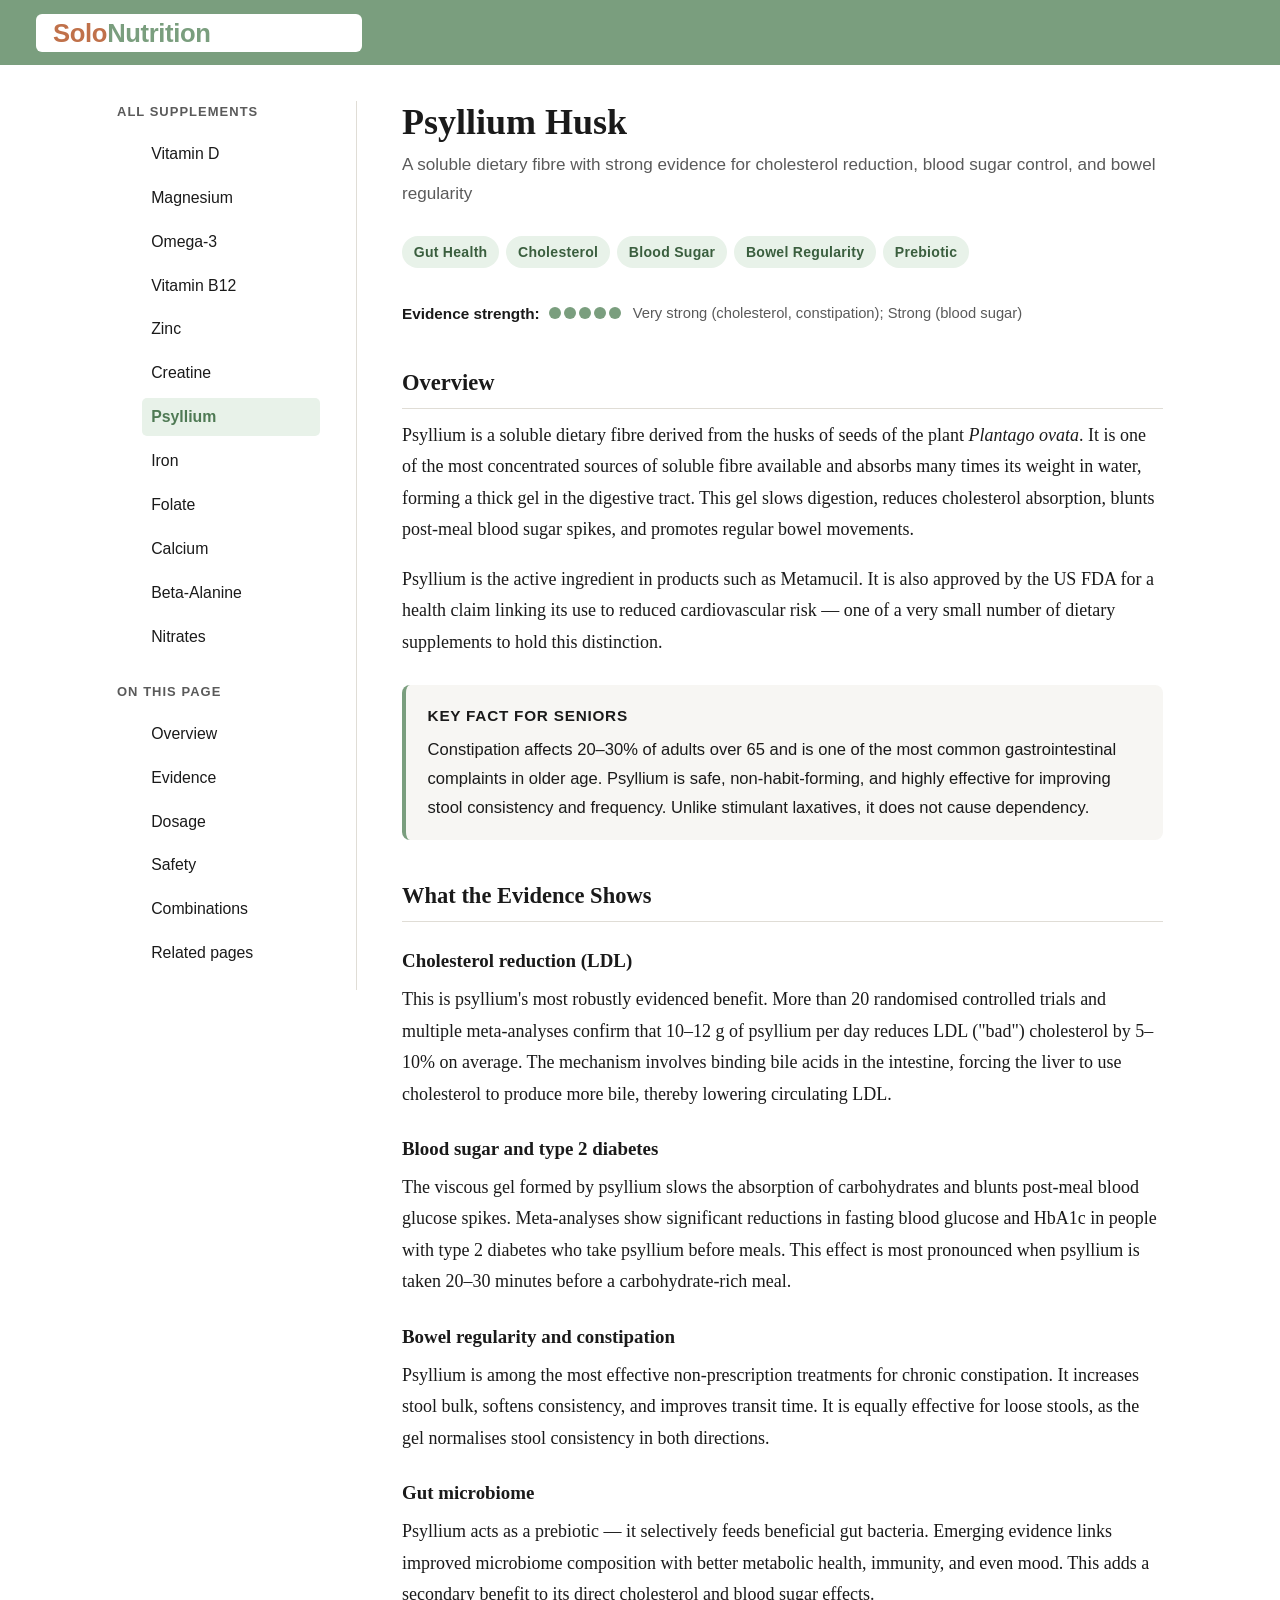
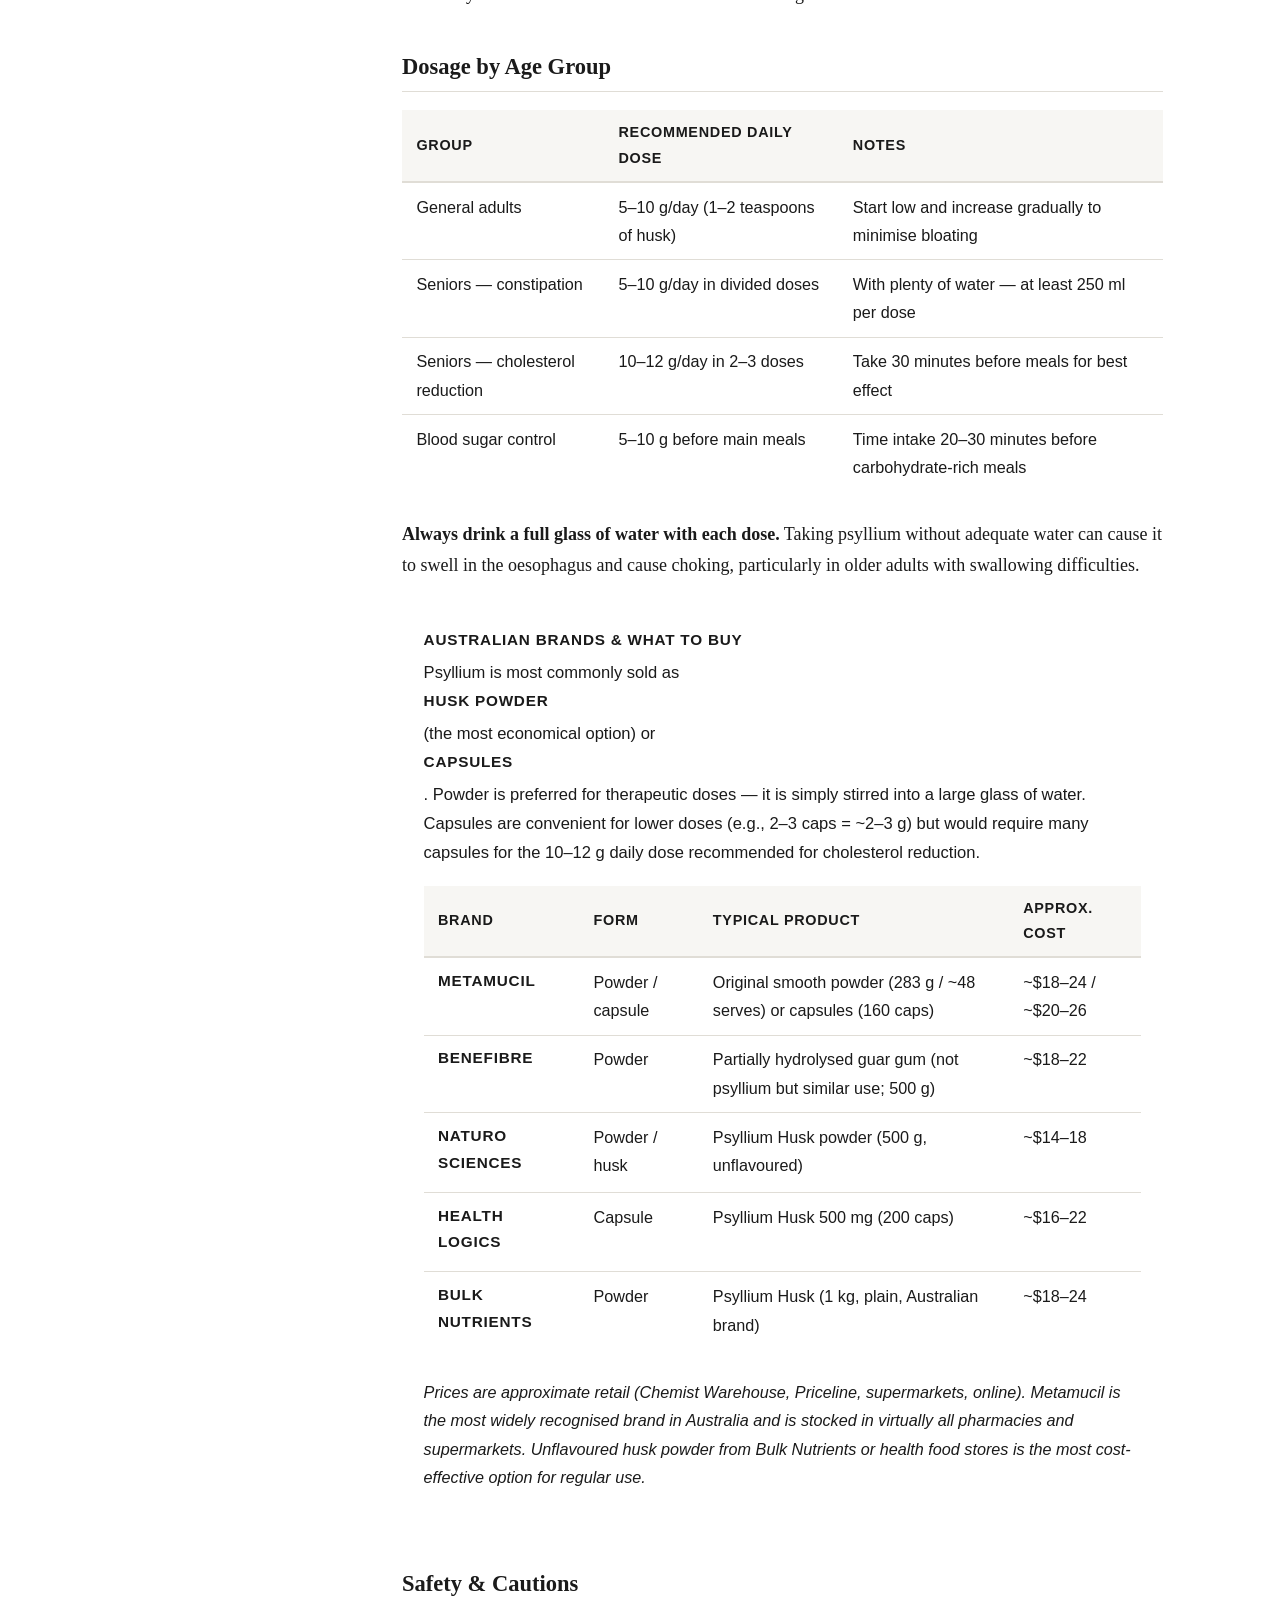
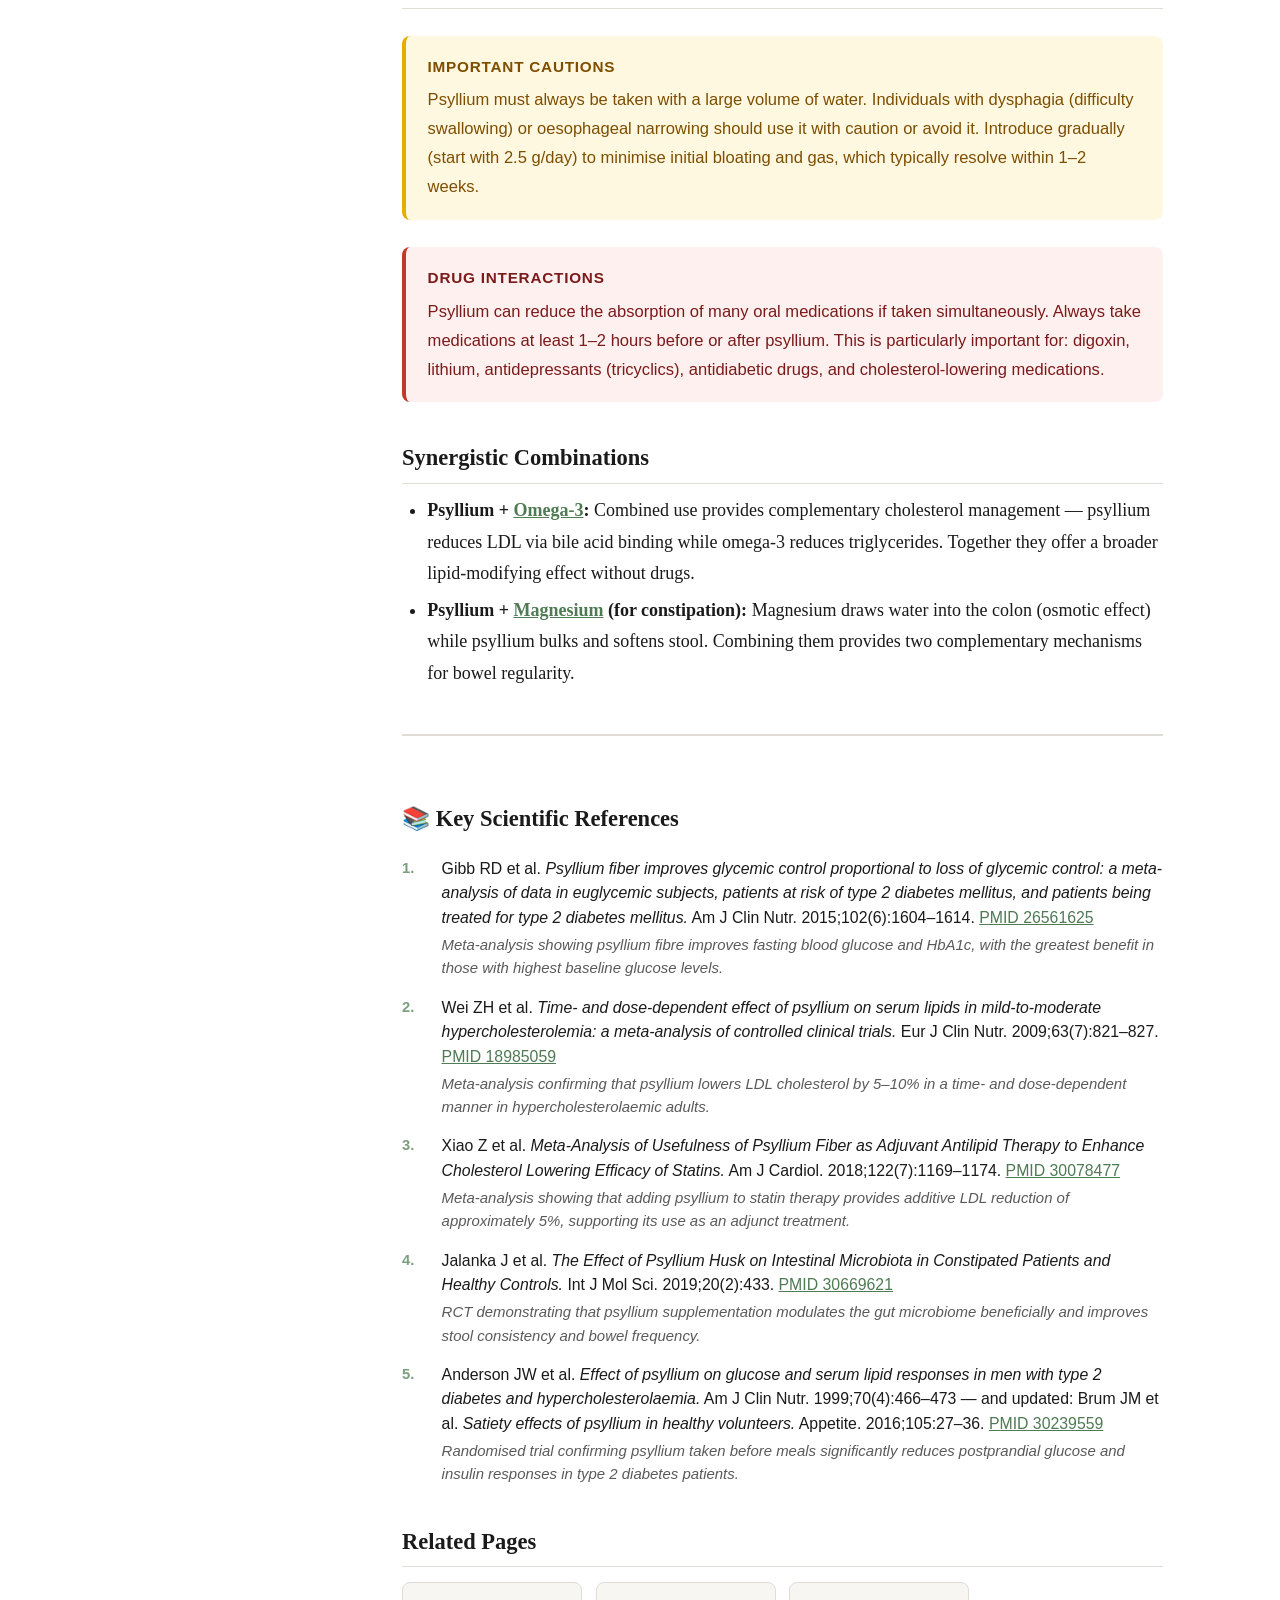
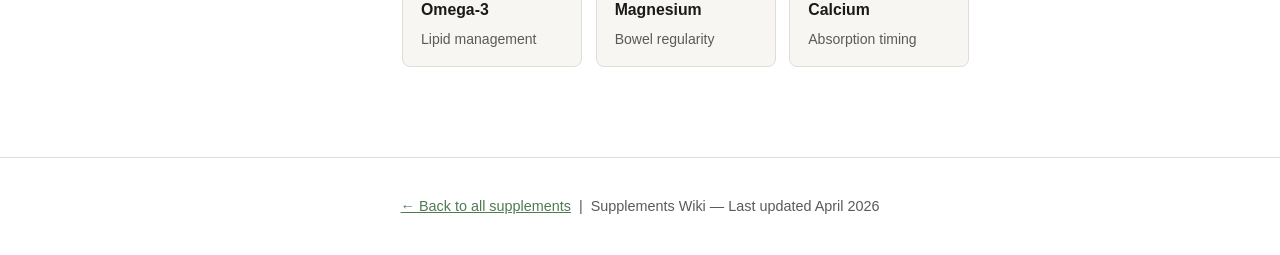
<file: psyllium.html>
<!DOCTYPE html>
<html lang="en">
<head>
  <meta charset="UTF-8">
  <meta name="viewport" content="width=device-width, initial-scale=1.0">
  <title>Psyllium — Supplements Wiki</title>
  <link rel="stylesheet" href="style.css">
</head>
<body>

<header class="site-header">
  <a class="logo" href="index.html">
    <img class="logo-img" src="solonutrition-logo.svg" alt="SoloNutrition">
  </a>
</header>

<div class="layout">
  <nav class="sidebar">
    <h3>All Supplements</h3>
    <ul>
      <li><a href="vitamin-d.html">Vitamin D</a></li>
      <li><a href="magnesium.html">Magnesium</a></li>
      <li><a href="omega-3.html">Omega-3</a></li>
      <li><a href="vitamin-b12.html">Vitamin B12</a></li>
      <li><a href="zinc.html">Zinc</a></li>
      <li><a href="creatine.html">Creatine</a></li>
      <li><a href="psyllium.html" class="active">Psyllium</a></li>
      <li><a href="iron.html">Iron</a></li>
      <li><a href="folate.html">Folate</a></li>
      <li><a href="calcium.html">Calcium</a></li>
      <li><a href="beta-alanine.html">Beta-Alanine</a></li>
      <li><a href="nitrates.html">Nitrates</a></li>
    </ul>
    <h3>On this page</h3>
    <ul>
      <li><a href="#overview">Overview</a></li>
      <li><a href="#evidence">Evidence</a></li>
      <li><a href="#dosage">Dosage</a></li>
      <li><a href="#safety">Safety</a></li>
      <li><a href="#combinations">Combinations</a></li>
      <li><a href="#related">Related pages</a></li>
    </ul>
  </nav>

  <main class="main">
    <h1 class="page-title">Psyllium Husk</h1>
    <p class="page-subtitle">A soluble dietary fibre with strong evidence for cholesterol reduction, blood sugar control, and bowel regularity</p>
    <div class="tags">
      <span class="tag">Gut Health</span>
      <span class="tag">Cholesterol</span>
      <span class="tag">Blood Sugar</span>
      <span class="tag">Bowel Regularity</span>
      <span class="tag">Prebiotic</span>
    </div>

    <div class="evidence-bar">
      <strong style="font-family:var(--font-ui);font-size:0.85rem;">Evidence strength:</strong>
      <div class="evidence-dots">
        <span class="filled"></span><span class="filled"></span><span class="filled"></span><span class="filled"></span><span class="filled"></span>
      </div>
      <span style="font-family:var(--font-ui);font-size:0.82rem;color:var(--muted);">Very strong (cholesterol, constipation); Strong (blood sugar)</span>
    </div>

    <h2 id="overview">Overview</h2>
    <p>Psyllium is a soluble dietary fibre derived from the husks of seeds of the plant <em>Plantago ovata</em>. It is one of the most concentrated sources of soluble fibre available and absorbs many times its weight in water, forming a thick gel in the digestive tract. This gel slows digestion, reduces cholesterol absorption, blunts post-meal blood sugar spikes, and promotes regular bowel movements.</p>
    <p>Psyllium is the active ingredient in products such as Metamucil. It is also approved by the US FDA for a health claim linking its use to reduced cardiovascular risk — one of a very small number of dietary supplements to hold this distinction.</p>

    <div class="info-box evidence">
      <strong>Key fact for seniors</strong>
      Constipation affects 20–30% of adults over 65 and is one of the most common gastrointestinal complaints in older age. Psyllium is safe, non-habit-forming, and highly effective for improving stool consistency and frequency. Unlike stimulant laxatives, it does not cause dependency.
    </div>

    <h2 id="evidence">What the Evidence Shows</h2>
    <h3>Cholesterol reduction (LDL)</h3>
    <p>This is psyllium's most robustly evidenced benefit. More than 20 randomised controlled trials and multiple meta-analyses confirm that 10–12 g of psyllium per day reduces LDL ("bad") cholesterol by 5–10% on average. The mechanism involves binding bile acids in the intestine, forcing the liver to use cholesterol to produce more bile, thereby lowering circulating LDL.</p>

    <h3>Blood sugar and type 2 diabetes</h3>
    <p>The viscous gel formed by psyllium slows the absorption of carbohydrates and blunts post-meal blood glucose spikes. Meta-analyses show significant reductions in fasting blood glucose and HbA1c in people with type 2 diabetes who take psyllium before meals. This effect is most pronounced when psyllium is taken 20–30 minutes before a carbohydrate-rich meal.</p>

    <h3>Bowel regularity and constipation</h3>
    <p>Psyllium is among the most effective non-prescription treatments for chronic constipation. It increases stool bulk, softens consistency, and improves transit time. It is equally effective for loose stools, as the gel normalises stool consistency in both directions.</p>

    <h3>Gut microbiome</h3>
    <p>Psyllium acts as a prebiotic — it selectively feeds beneficial gut bacteria. Emerging evidence links improved microbiome composition with better metabolic health, immunity, and even mood. This adds a secondary benefit to its direct cholesterol and blood sugar effects.</p>

    <h2 id="dosage">Dosage by Age Group</h2>
    <table class="dosage-table">
      <thead>
        <tr><th>Group</th><th>Recommended Daily Dose</th><th>Notes</th></tr>
      </thead>
      <tbody>
        <tr><td>General adults</td><td>5–10 g/day (1–2 teaspoons of husk)</td><td>Start low and increase gradually to minimise bloating</td></tr>
        <tr><td>Seniors — constipation</td><td>5–10 g/day in divided doses</td><td>With plenty of water — at least 250 ml per dose</td></tr>
        <tr><td>Seniors — cholesterol reduction</td><td>10–12 g/day in 2–3 doses</td><td>Take 30 minutes before meals for best effect</td></tr>
        <tr><td>Blood sugar control</td><td>5–10 g before main meals</td><td>Time intake 20–30 minutes before carbohydrate-rich meals</td></tr>
      </tbody>
    </table>
    <p><strong>Always drink a full glass of water with each dose.</strong> Taking psyllium without adequate water can cause it to swell in the oesophagus and cause choking, particularly in older adults with swallowing difficulties.</p>

    <div class="info-box">
      <strong>Australian brands &amp; what to buy</strong>
      <p>Psyllium is most commonly sold as <strong>husk powder</strong> (the most economical option) or <strong>capsules</strong>. Powder is preferred for therapeutic doses — it is simply stirred into a large glass of water. Capsules are convenient for lower doses (e.g., 2–3 caps = ~2–3 g) but would require many capsules for the 10–12 g daily dose recommended for cholesterol reduction.</p>
      <table class="dosage-table" style="margin-top:0.75rem;">
        <thead><tr><th>Brand</th><th>Form</th><th>Typical product</th><th>Approx. cost</th></tr></thead>
        <tbody>
          <tr><td><strong>Metamucil</strong></td><td>Powder / capsule</td><td>Original smooth powder (283 g / ~48 serves) or capsules (160 caps)</td><td>~$18–24 / ~$20–26</td></tr>
          <tr><td><strong>Benefibre</strong></td><td>Powder</td><td>Partially hydrolysed guar gum (not psyllium but similar use; 500 g)</td><td>~$18–22</td></tr>
          <tr><td><strong>Naturo Sciences</strong></td><td>Powder / husk</td><td>Psyllium Husk powder (500 g, unflavoured)</td><td>~$14–18</td></tr>
          <tr><td><strong>Health Logics</strong></td><td>Capsule</td><td>Psyllium Husk 500 mg (200 caps)</td><td>~$16–22</td></tr>
          <tr><td><strong>Bulk Nutrients</strong></td><td>Powder</td><td>Psyllium Husk (1 kg, plain, Australian brand)</td><td>~$18–24</td></tr>
        </tbody>
      </table>
      <p style="margin-top:0.6rem;font-size:0.9rem;"><em>Prices are approximate retail (Chemist Warehouse, Priceline, supermarkets, online). Metamucil is the most widely recognised brand in Australia and is stocked in virtually all pharmacies and supermarkets. Unflavoured husk powder from Bulk Nutrients or health food stores is the most cost-effective option for regular use.</em></p>
    </div>

    <h2 id="safety">Safety &amp; Cautions</h2>
    <div class="info-box caution">
      <strong>Important cautions</strong>
      Psyllium must always be taken with a large volume of water. Individuals with dysphagia (difficulty swallowing) or oesophageal narrowing should use it with caution or avoid it. Introduce gradually (start with 2.5 g/day) to minimise initial bloating and gas, which typically resolve within 1–2 weeks.
    </div>
    <div class="info-box interaction">
      <strong>Drug interactions</strong>
      Psyllium can reduce the absorption of many oral medications if taken simultaneously. Always take medications at least 1–2 hours before or after psyllium. This is particularly important for: digoxin, lithium, antidepressants (tricyclics), antidiabetic drugs, and cholesterol-lowering medications.
    </div>

    <h2 id="combinations">Synergistic Combinations</h2>
    <ul>
      <li><strong>Psyllium + <a href="omega-3.html">Omega-3</a>:</strong> Combined use provides complementary cholesterol management — psyllium reduces LDL via bile acid binding while omega-3 reduces triglycerides. Together they offer a broader lipid-modifying effect without drugs.</li>
      <li><strong>Psyllium + <a href="magnesium.html">Magnesium</a> (for constipation):</strong> Magnesium draws water into the colon (osmotic effect) while psyllium bulks and softens stool. Combining them provides two complementary mechanisms for bowel regularity.</li>
    </ul>

    <section class="references">
      <h2>📚 Key Scientific References</h2>
      <ol class="ref-list">
        <li>
          Gibb RD et al. <em>Psyllium fiber improves glycemic control proportional to loss of glycemic control: a meta-analysis of data in euglycemic subjects, patients at risk of type 2 diabetes mellitus, and patients being treated for type 2 diabetes mellitus.</em> Am J Clin Nutr. 2015;102(6):1604–1614.
          <a href="https://pubmed.ncbi.nlm.nih.gov/26561625/" target="_blank" rel="noopener">PMID 26561625</a>
          <span class="ref-finding">Meta-analysis showing psyllium fibre improves fasting blood glucose and HbA1c, with the greatest benefit in those with highest baseline glucose levels.</span>
        </li>
        <li>
          Wei ZH et al. <em>Time- and dose-dependent effect of psyllium on serum lipids in mild-to-moderate hypercholesterolemia: a meta-analysis of controlled clinical trials.</em> Eur J Clin Nutr. 2009;63(7):821–827.
          <a href="https://pubmed.ncbi.nlm.nih.gov/18985059/" target="_blank" rel="noopener">PMID 18985059</a>
          <span class="ref-finding">Meta-analysis confirming that psyllium lowers LDL cholesterol by 5–10% in a time- and dose-dependent manner in hypercholesterolaemic adults.</span>
        </li>
        <li>
          Xiao Z et al. <em>Meta-Analysis of Usefulness of Psyllium Fiber as Adjuvant Antilipid Therapy to Enhance Cholesterol Lowering Efficacy of Statins.</em> Am J Cardiol. 2018;122(7):1169–1174.
          <a href="https://pubmed.ncbi.nlm.nih.gov/30078477/" target="_blank" rel="noopener">PMID 30078477</a>
          <span class="ref-finding">Meta-analysis showing that adding psyllium to statin therapy provides additive LDL reduction of approximately 5%, supporting its use as an adjunct treatment.</span>
        </li>
        <li>
          Jalanka J et al. <em>The Effect of Psyllium Husk on Intestinal Microbiota in Constipated Patients and Healthy Controls.</em> Int J Mol Sci. 2019;20(2):433.
          <a href="https://pubmed.ncbi.nlm.nih.gov/30669621/" target="_blank" rel="noopener">PMID 30669621</a>
          <span class="ref-finding">RCT demonstrating that psyllium supplementation modulates the gut microbiome beneficially and improves stool consistency and bowel frequency.</span>
        </li>
        <li>
          Anderson JW et al. <em>Effect of psyllium on glucose and serum lipid responses in men with type 2 diabetes and hypercholesterolaemia.</em> Am J Clin Nutr. 1999;70(4):466–473 — and updated: Brum JM et al. <em>Satiety effects of psyllium in healthy volunteers.</em> Appetite. 2016;105:27–36.
          <a href="https://pubmed.ncbi.nlm.nih.gov/30239559/" target="_blank" rel="noopener">PMID 30239559</a>
          <span class="ref-finding">Randomised trial confirming psyllium taken before meals significantly reduces postprandial glucose and insulin responses in type 2 diabetes patients.</span>
        </li>
      </ol>
    </section>

    <h2 id="related">Related Pages</h2>
    <div class="related-grid">
      <a class="related-card" href="omega-3.html">Omega-3 <span class="card-note">Lipid management</span></a>
      <a class="related-card" href="magnesium.html">Magnesium <span class="card-note">Bowel regularity</span></a>
      <a class="related-card" href="calcium.html">Calcium <span class="card-note">Absorption timing</span></a>
    </div>
  </main>
</div>

<footer class="site-footer">
  <a href="index.html">← Back to all supplements</a> &nbsp;|&nbsp; Supplements Wiki &mdash; Last updated April 2026
</footer>
</body>
</html>
</file>
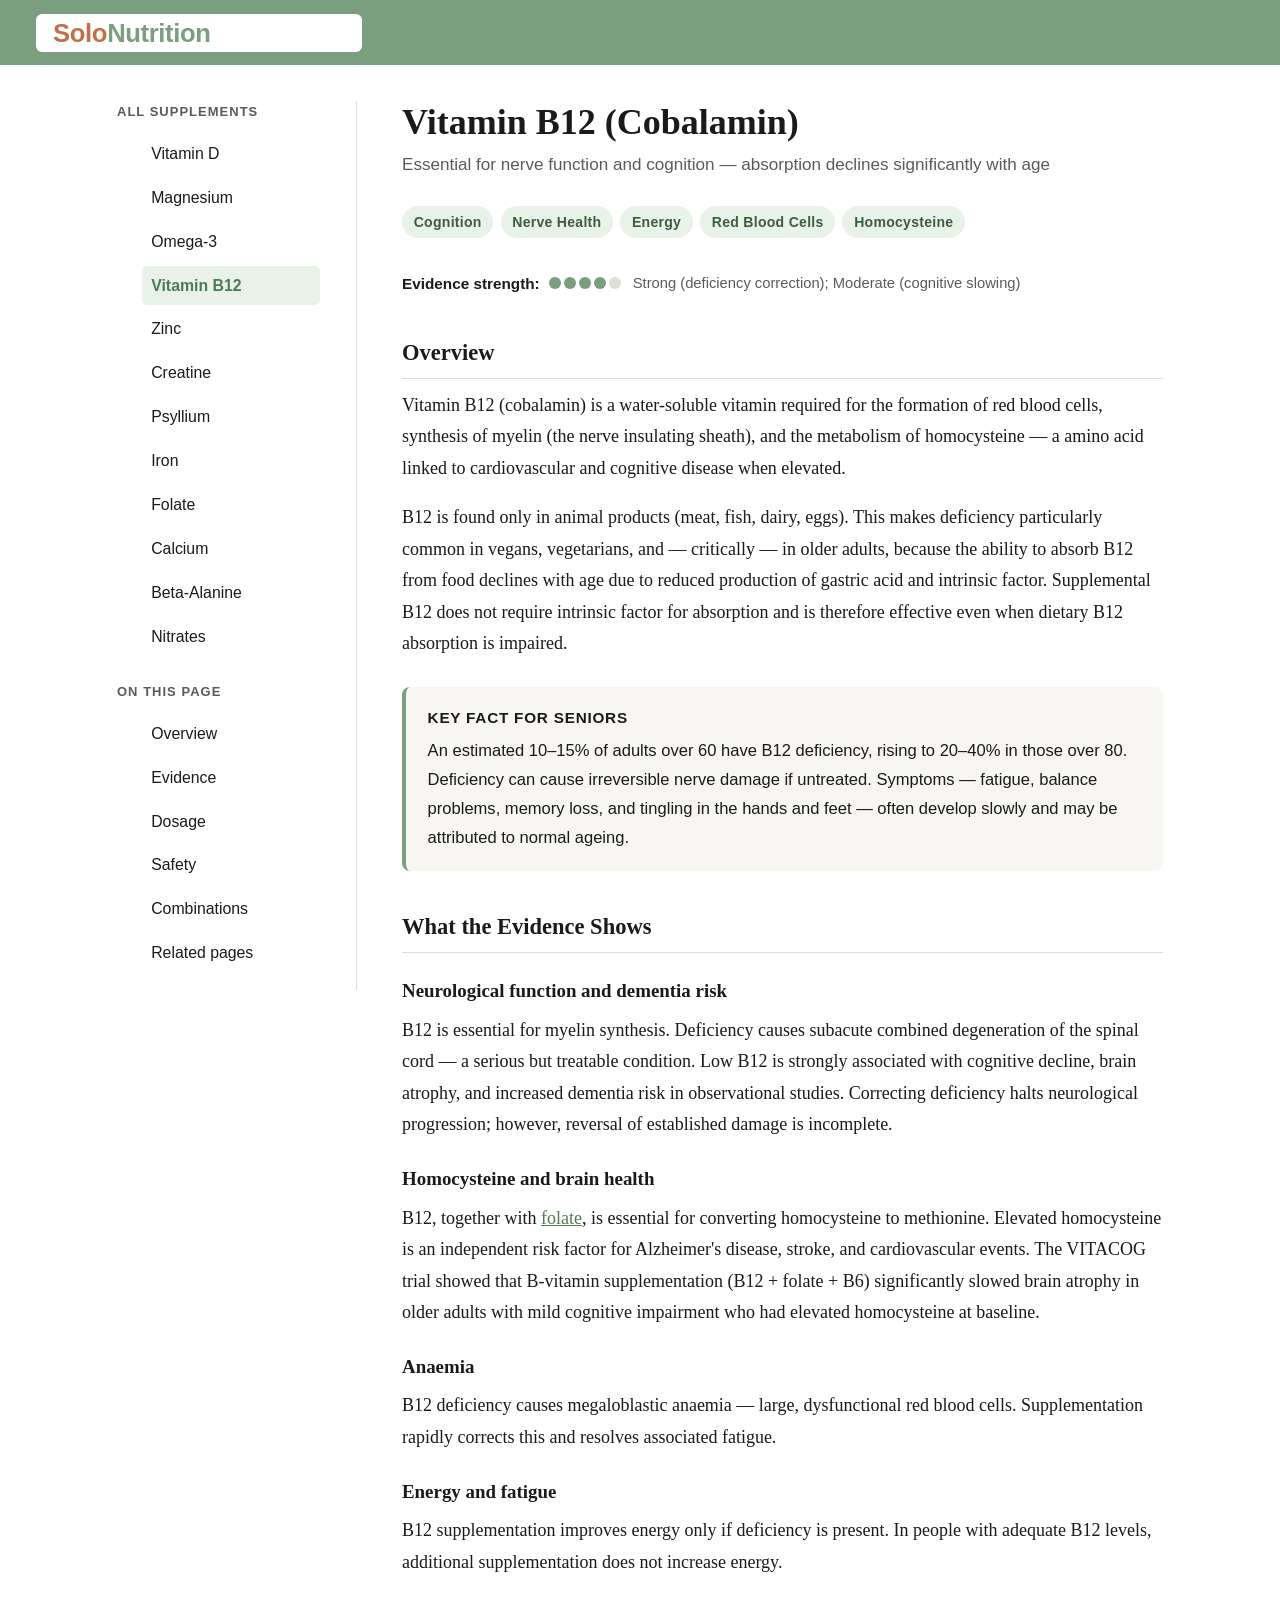
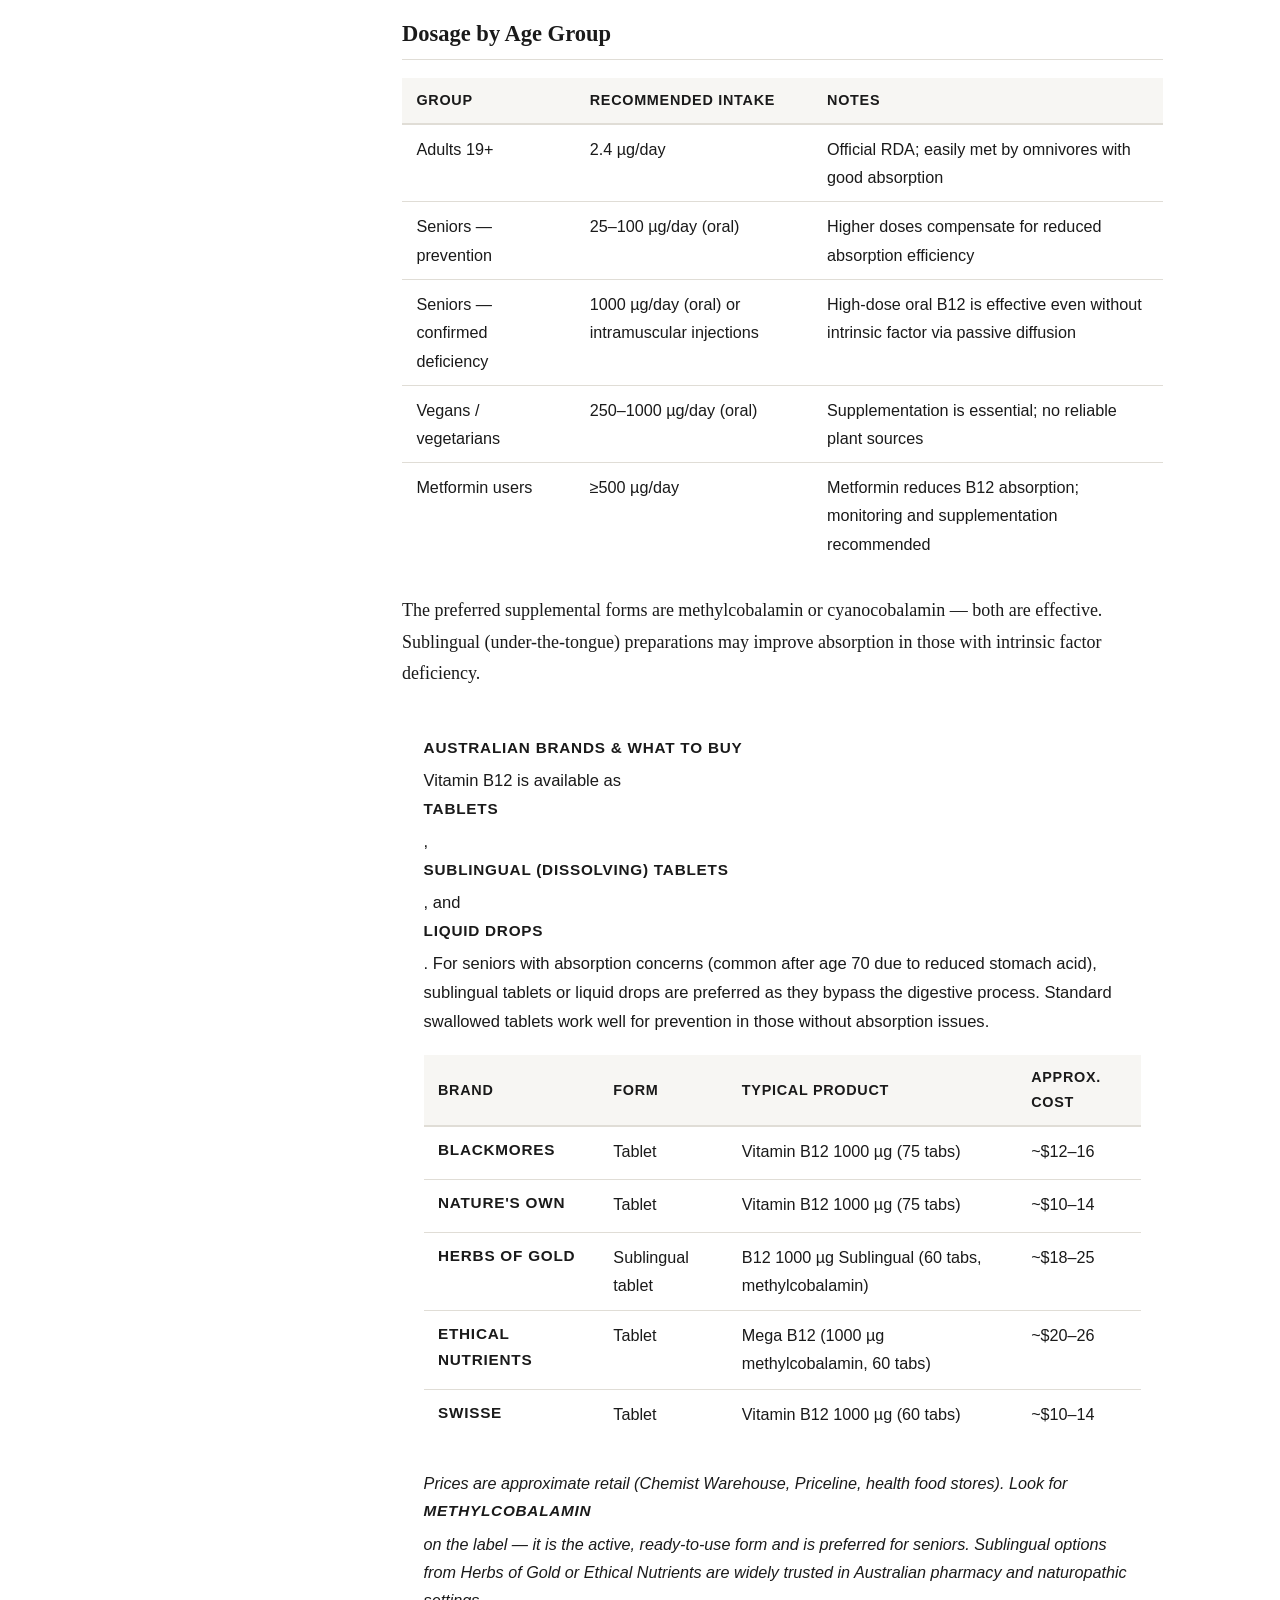
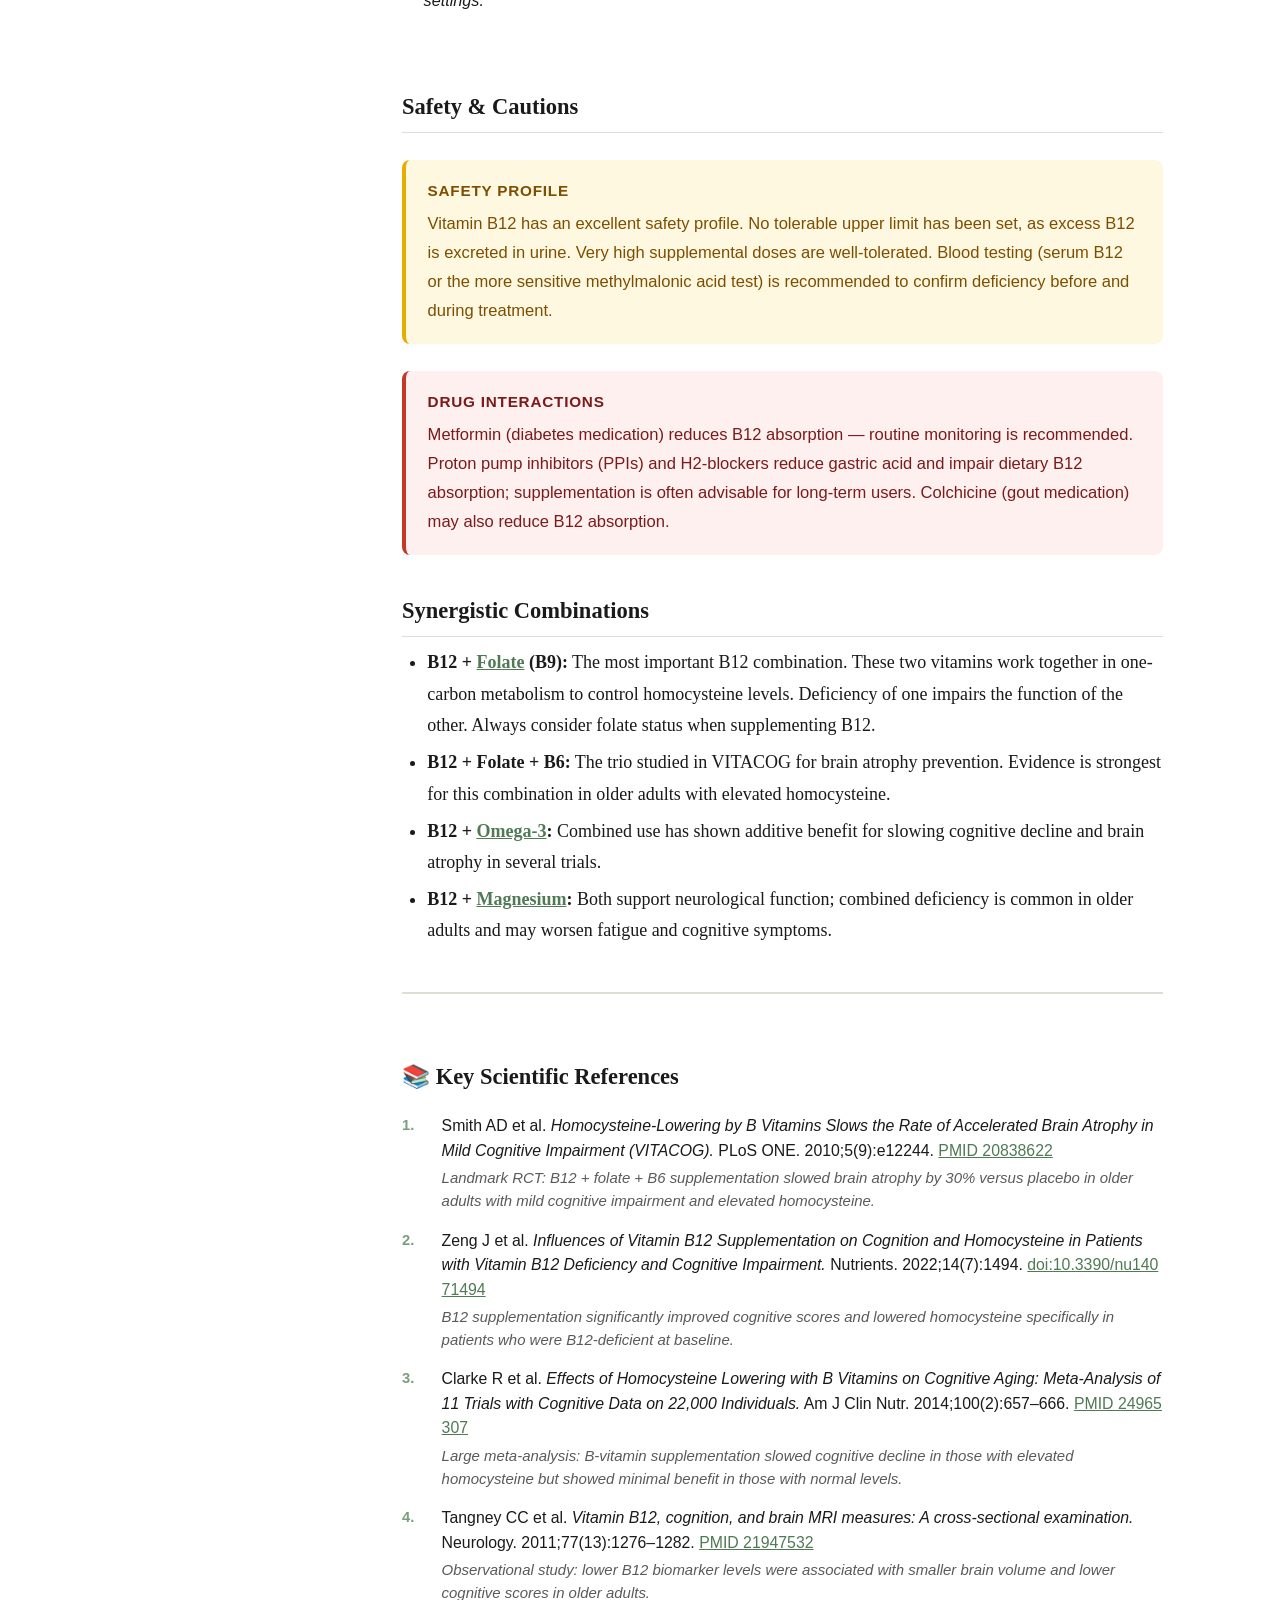
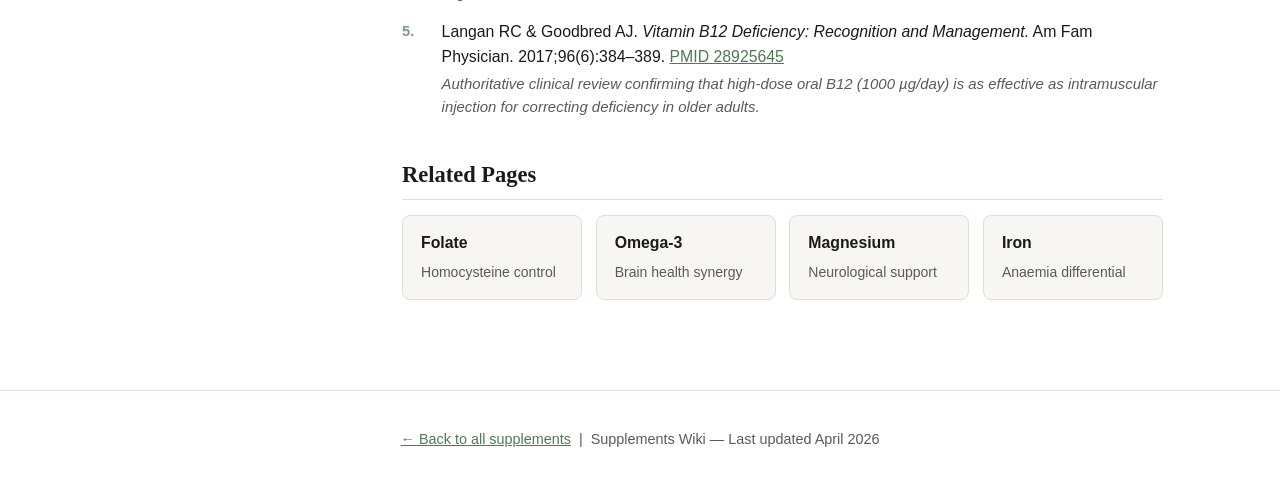
<file: vitamin-b12.html>
<!DOCTYPE html>
<html lang="en">
<head>
  <meta charset="UTF-8">
  <meta name="viewport" content="width=device-width, initial-scale=1.0">
  <title>Vitamin B12 — Supplements Wiki</title>
  <link rel="stylesheet" href="style.css">
</head>
<body>

<header class="site-header">
  <a class="logo" href="index.html">
    <img class="logo-img" src="solonutrition-logo.svg" alt="SoloNutrition">
  </a>
</header>

<div class="layout">
  <nav class="sidebar">
    <h3>All Supplements</h3>
    <ul>
      <li><a href="vitamin-d.html">Vitamin D</a></li>
      <li><a href="magnesium.html">Magnesium</a></li>
      <li><a href="omega-3.html">Omega-3</a></li>
      <li><a href="vitamin-b12.html" class="active">Vitamin B12</a></li>
      <li><a href="zinc.html">Zinc</a></li>
      <li><a href="creatine.html">Creatine</a></li>
      <li><a href="psyllium.html">Psyllium</a></li>
      <li><a href="iron.html">Iron</a></li>
      <li><a href="folate.html">Folate</a></li>
      <li><a href="calcium.html">Calcium</a></li>
      <li><a href="beta-alanine.html">Beta-Alanine</a></li>
      <li><a href="nitrates.html">Nitrates</a></li>
    </ul>
    <h3>On this page</h3>
    <ul>
      <li><a href="#overview">Overview</a></li>
      <li><a href="#evidence">Evidence</a></li>
      <li><a href="#dosage">Dosage</a></li>
      <li><a href="#safety">Safety</a></li>
      <li><a href="#combinations">Combinations</a></li>
      <li><a href="#related">Related pages</a></li>
    </ul>
  </nav>

  <main class="main">
    <h1 class="page-title">Vitamin B12 (Cobalamin)</h1>
    <p class="page-subtitle">Essential for nerve function and cognition — absorption declines significantly with age</p>
    <div class="tags">
      <span class="tag">Cognition</span>
      <span class="tag">Nerve Health</span>
      <span class="tag">Energy</span>
      <span class="tag">Red Blood Cells</span>
      <span class="tag">Homocysteine</span>
    </div>

    <div class="evidence-bar">
      <strong style="font-family:var(--font-ui);font-size:0.85rem;">Evidence strength:</strong>
      <div class="evidence-dots">
        <span class="filled"></span><span class="filled"></span><span class="filled"></span><span class="filled"></span><span></span>
      </div>
      <span style="font-family:var(--font-ui);font-size:0.82rem;color:var(--muted);">Strong (deficiency correction); Moderate (cognitive slowing)</span>
    </div>

    <h2 id="overview">Overview</h2>
    <p>Vitamin B12 (cobalamin) is a water-soluble vitamin required for the formation of red blood cells, synthesis of myelin (the nerve insulating sheath), and the metabolism of homocysteine — a amino acid linked to cardiovascular and cognitive disease when elevated.</p>
    <p>B12 is found only in animal products (meat, fish, dairy, eggs). This makes deficiency particularly common in vegans, vegetarians, and — critically — in older adults, because the ability to absorb B12 from food declines with age due to reduced production of gastric acid and intrinsic factor. Supplemental B12 does not require intrinsic factor for absorption and is therefore effective even when dietary B12 absorption is impaired.</p>

    <div class="info-box evidence">
      <strong>Key fact for seniors</strong>
      An estimated 10–15% of adults over 60 have B12 deficiency, rising to 20–40% in those over 80. Deficiency can cause irreversible nerve damage if untreated. Symptoms — fatigue, balance problems, memory loss, and tingling in the hands and feet — often develop slowly and may be attributed to normal ageing.
    </div>

    <h2 id="evidence">What the Evidence Shows</h2>
    <h3>Neurological function and dementia risk</h3>
    <p>B12 is essential for myelin synthesis. Deficiency causes subacute combined degeneration of the spinal cord — a serious but treatable condition. Low B12 is strongly associated with cognitive decline, brain atrophy, and increased dementia risk in observational studies. Correcting deficiency halts neurological progression; however, reversal of established damage is incomplete.</p>

    <h3>Homocysteine and brain health</h3>
    <p>B12, together with <a href="folate.html">folate</a>, is essential for converting homocysteine to methionine. Elevated homocysteine is an independent risk factor for Alzheimer's disease, stroke, and cardiovascular events. The VITACOG trial showed that B-vitamin supplementation (B12 + folate + B6) significantly slowed brain atrophy in older adults with mild cognitive impairment who had elevated homocysteine at baseline.</p>

    <h3>Anaemia</h3>
    <p>B12 deficiency causes megaloblastic anaemia — large, dysfunctional red blood cells. Supplementation rapidly corrects this and resolves associated fatigue.</p>

    <h3>Energy and fatigue</h3>
    <p>B12 supplementation improves energy only if deficiency is present. In people with adequate B12 levels, additional supplementation does not increase energy.</p>

    <h2 id="dosage">Dosage by Age Group</h2>
    <table class="dosage-table">
      <thead>
        <tr><th>Group</th><th>Recommended Intake</th><th>Notes</th></tr>
      </thead>
      <tbody>
        <tr><td>Adults 19+</td><td>2.4 µg/day</td><td>Official RDA; easily met by omnivores with good absorption</td></tr>
        <tr><td>Seniors — prevention</td><td>25–100 µg/day (oral)</td><td>Higher doses compensate for reduced absorption efficiency</td></tr>
        <tr><td>Seniors — confirmed deficiency</td><td>1000 µg/day (oral) or intramuscular injections</td><td>High-dose oral B12 is effective even without intrinsic factor via passive diffusion</td></tr>
        <tr><td>Vegans / vegetarians</td><td>250–1000 µg/day (oral)</td><td>Supplementation is essential; no reliable plant sources</td></tr>
        <tr><td>Metformin users</td><td>≥500 µg/day</td><td>Metformin reduces B12 absorption; monitoring and supplementation recommended</td></tr>
      </tbody>
    </table>
    <p>The preferred supplemental forms are methylcobalamin or cyanocobalamin — both are effective. Sublingual (under-the-tongue) preparations may improve absorption in those with intrinsic factor deficiency.</p>

    <div class="info-box">
      <strong>Australian brands &amp; what to buy</strong>
      <p>Vitamin B12 is available as <strong>tablets</strong>, <strong>sublingual (dissolving) tablets</strong>, and <strong>liquid drops</strong>. For seniors with absorption concerns (common after age 70 due to reduced stomach acid), sublingual tablets or liquid drops are preferred as they bypass the digestive process. Standard swallowed tablets work well for prevention in those without absorption issues.</p>
      <table class="dosage-table" style="margin-top:0.75rem;">
        <thead><tr><th>Brand</th><th>Form</th><th>Typical product</th><th>Approx. cost</th></tr></thead>
        <tbody>
          <tr><td><strong>Blackmores</strong></td><td>Tablet</td><td>Vitamin B12 1000 µg (75 tabs)</td><td>~$12–16</td></tr>
          <tr><td><strong>Nature's Own</strong></td><td>Tablet</td><td>Vitamin B12 1000 µg (75 tabs)</td><td>~$10–14</td></tr>
          <tr><td><strong>Herbs of Gold</strong></td><td>Sublingual tablet</td><td>B12 1000 µg Sublingual (60 tabs, methylcobalamin)</td><td>~$18–25</td></tr>
          <tr><td><strong>Ethical Nutrients</strong></td><td>Tablet</td><td>Mega B12 (1000 µg methylcobalamin, 60 tabs)</td><td>~$20–26</td></tr>
          <tr><td><strong>Swisse</strong></td><td>Tablet</td><td>Vitamin B12 1000 µg (60 tabs)</td><td>~$10–14</td></tr>
        </tbody>
      </table>
      <p style="margin-top:0.6rem;font-size:0.9rem;"><em>Prices are approximate retail (Chemist Warehouse, Priceline, health food stores). Look for <strong>methylcobalamin</strong> on the label — it is the active, ready-to-use form and is preferred for seniors. Sublingual options from Herbs of Gold or Ethical Nutrients are widely trusted in Australian pharmacy and naturopathic settings.</em></p>
    </div>

    <h2 id="safety">Safety &amp; Cautions</h2>
    <div class="info-box caution">
      <strong>Safety profile</strong>
      Vitamin B12 has an excellent safety profile. No tolerable upper limit has been set, as excess B12 is excreted in urine. Very high supplemental doses are well-tolerated. Blood testing (serum B12 or the more sensitive methylmalonic acid test) is recommended to confirm deficiency before and during treatment.
    </div>
    <div class="info-box interaction">
      <strong>Drug interactions</strong>
      Metformin (diabetes medication) reduces B12 absorption — routine monitoring is recommended. Proton pump inhibitors (PPIs) and H2-blockers reduce gastric acid and impair dietary B12 absorption; supplementation is often advisable for long-term users. Colchicine (gout medication) may also reduce B12 absorption.
    </div>

    <h2 id="combinations">Synergistic Combinations</h2>
    <ul>
      <li><strong>B12 + <a href="folate.html">Folate</a> (B9):</strong> The most important B12 combination. These two vitamins work together in one-carbon metabolism to control homocysteine levels. Deficiency of one impairs the function of the other. Always consider folate status when supplementing B12.</li>
      <li><strong>B12 + Folate + B6:</strong> The trio studied in VITACOG for brain atrophy prevention. Evidence is strongest for this combination in older adults with elevated homocysteine.</li>
      <li><strong>B12 + <a href="omega-3.html">Omega-3</a>:</strong> Combined use has shown additive benefit for slowing cognitive decline and brain atrophy in several trials.</li>
      <li><strong>B12 + <a href="magnesium.html">Magnesium</a>:</strong> Both support neurological function; combined deficiency is common in older adults and may worsen fatigue and cognitive symptoms.</li>
    </ul>

    <section class="references">
      <h2>📚 Key Scientific References</h2>
      <ol class="ref-list">
        <li>
          Smith AD et al. <em>Homocysteine-Lowering by B Vitamins Slows the Rate of Accelerated Brain Atrophy in Mild Cognitive Impairment (VITACOG).</em> PLoS ONE. 2010;5(9):e12244.
          <a href="https://pubmed.ncbi.nlm.nih.gov/20838622/" target="_blank" rel="noopener">PMID 20838622</a>
          <span class="ref-finding">Landmark RCT: B12 + folate + B6 supplementation slowed brain atrophy by 30% versus placebo in older adults with mild cognitive impairment and elevated homocysteine.</span>
        </li>
        <li>
          Zeng J et al. <em>Influences of Vitamin B12 Supplementation on Cognition and Homocysteine in Patients with Vitamin B12 Deficiency and Cognitive Impairment.</em> Nutrients. 2022;14(7):1494.
          <a href="https://www.mdpi.com/2072-6643/14/7/1494" target="_blank" rel="noopener">doi:10.3390/nu14071494</a>
          <span class="ref-finding">B12 supplementation significantly improved cognitive scores and lowered homocysteine specifically in patients who were B12-deficient at baseline.</span>
        </li>
        <li>
          Clarke R et al. <em>Effects of Homocysteine Lowering with B Vitamins on Cognitive Aging: Meta-Analysis of 11 Trials with Cognitive Data on 22,000 Individuals.</em> Am J Clin Nutr. 2014;100(2):657–666.
          <a href="https://pubmed.ncbi.nlm.nih.gov/24965307/" target="_blank" rel="noopener">PMID 24965307</a>
          <span class="ref-finding">Large meta-analysis: B-vitamin supplementation slowed cognitive decline in those with elevated homocysteine but showed minimal benefit in those with normal levels.</span>
        </li>
        <li>
          Tangney CC et al. <em>Vitamin B12, cognition, and brain MRI measures: A cross-sectional examination.</em> Neurology. 2011;77(13):1276–1282.
          <a href="https://pubmed.ncbi.nlm.nih.gov/21947532/" target="_blank" rel="noopener">PMID 21947532</a>
          <span class="ref-finding">Observational study: lower B12 biomarker levels were associated with smaller brain volume and lower cognitive scores in older adults.</span>
        </li>
        <li>
          Langan RC &amp; Goodbred AJ. <em>Vitamin B12 Deficiency: Recognition and Management.</em> Am Fam Physician. 2017;96(6):384–389.
          <a href="https://pubmed.ncbi.nlm.nih.gov/28925645/" target="_blank" rel="noopener">PMID 28925645</a>
          <span class="ref-finding">Authoritative clinical review confirming that high-dose oral B12 (1000 µg/day) is as effective as intramuscular injection for correcting deficiency in older adults.</span>
        </li>
      </ol>
    </section>

    <h2 id="related">Related Pages</h2>
    <div class="related-grid">
      <a class="related-card" href="folate.html">Folate <span class="card-note">Homocysteine control</span></a>
      <a class="related-card" href="omega-3.html">Omega-3 <span class="card-note">Brain health synergy</span></a>
      <a class="related-card" href="magnesium.html">Magnesium <span class="card-note">Neurological support</span></a>
      <a class="related-card" href="iron.html">Iron <span class="card-note">Anaemia differential</span></a>
    </div>
  </main>
</div>

<footer class="site-footer">
  <a href="index.html">← Back to all supplements</a> &nbsp;|&nbsp; Supplements Wiki &mdash; Last updated April 2026
</footer>
</body>
</html>
</file>
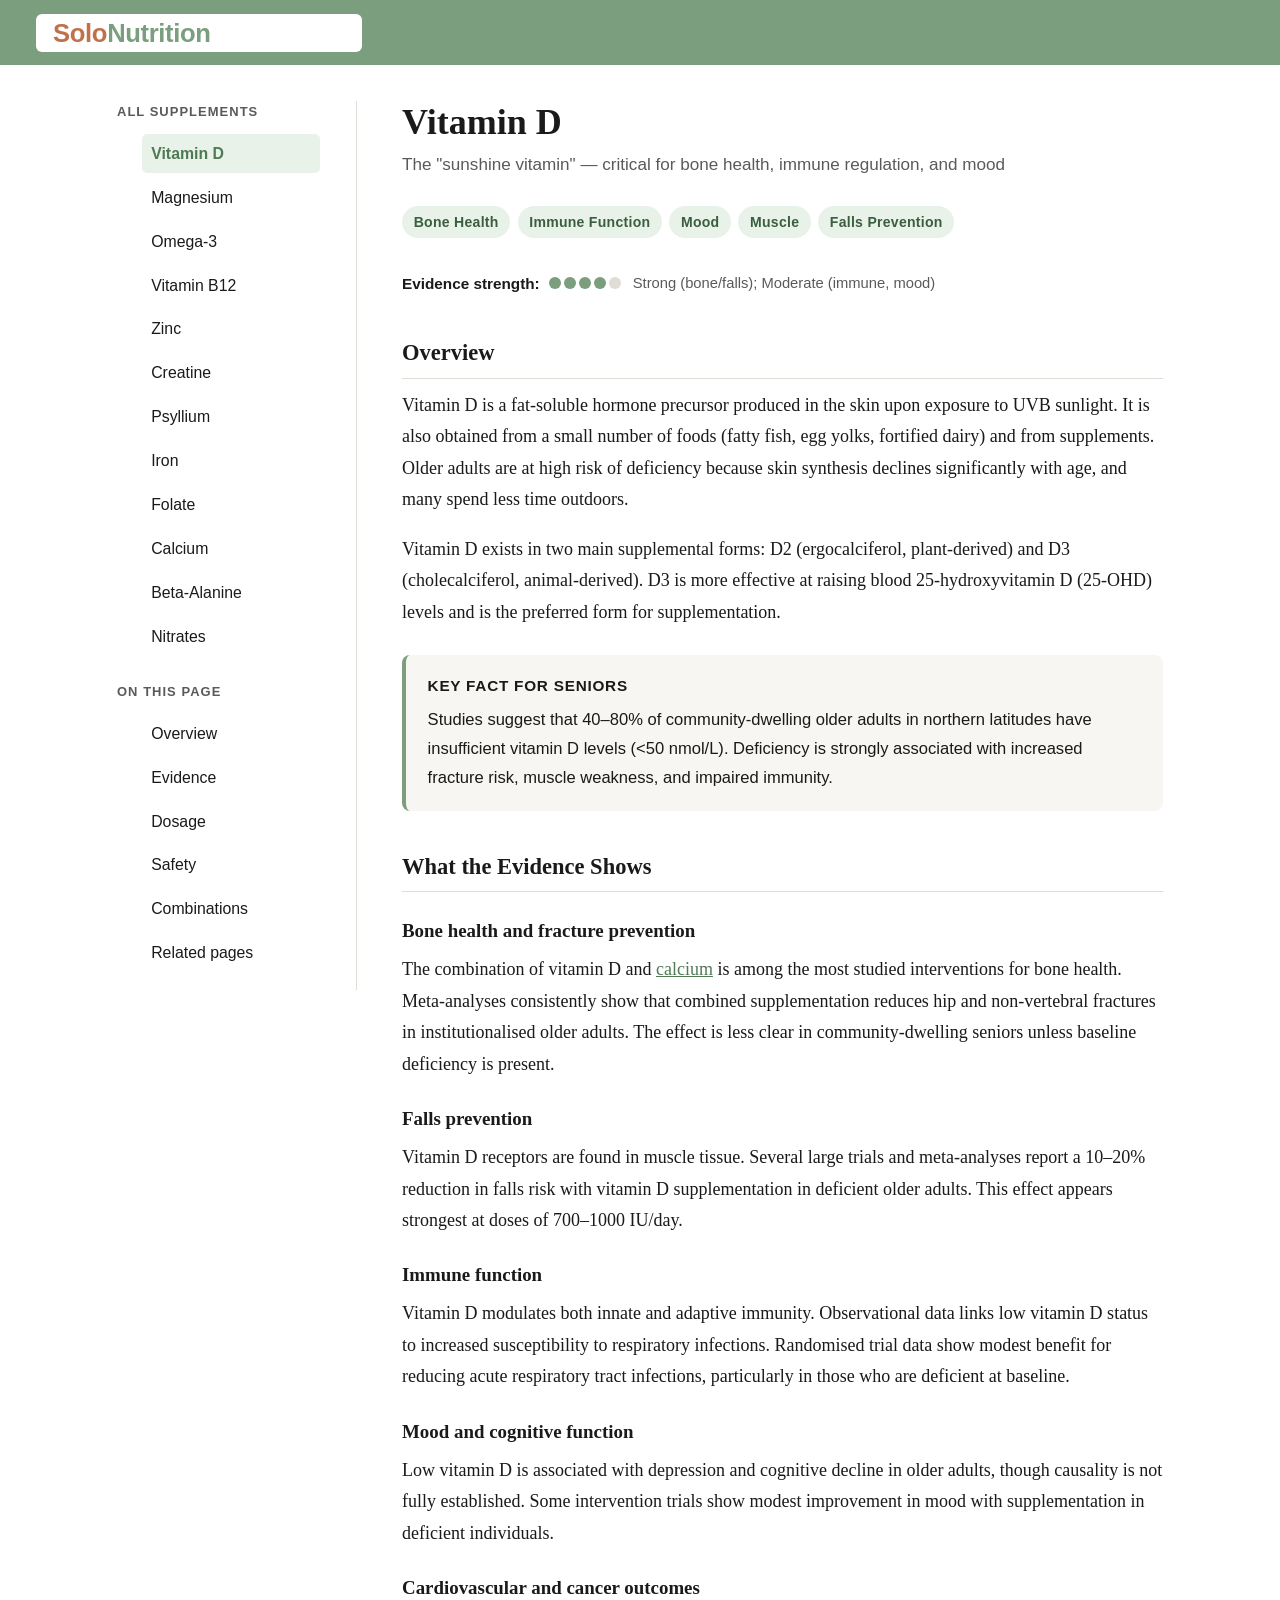
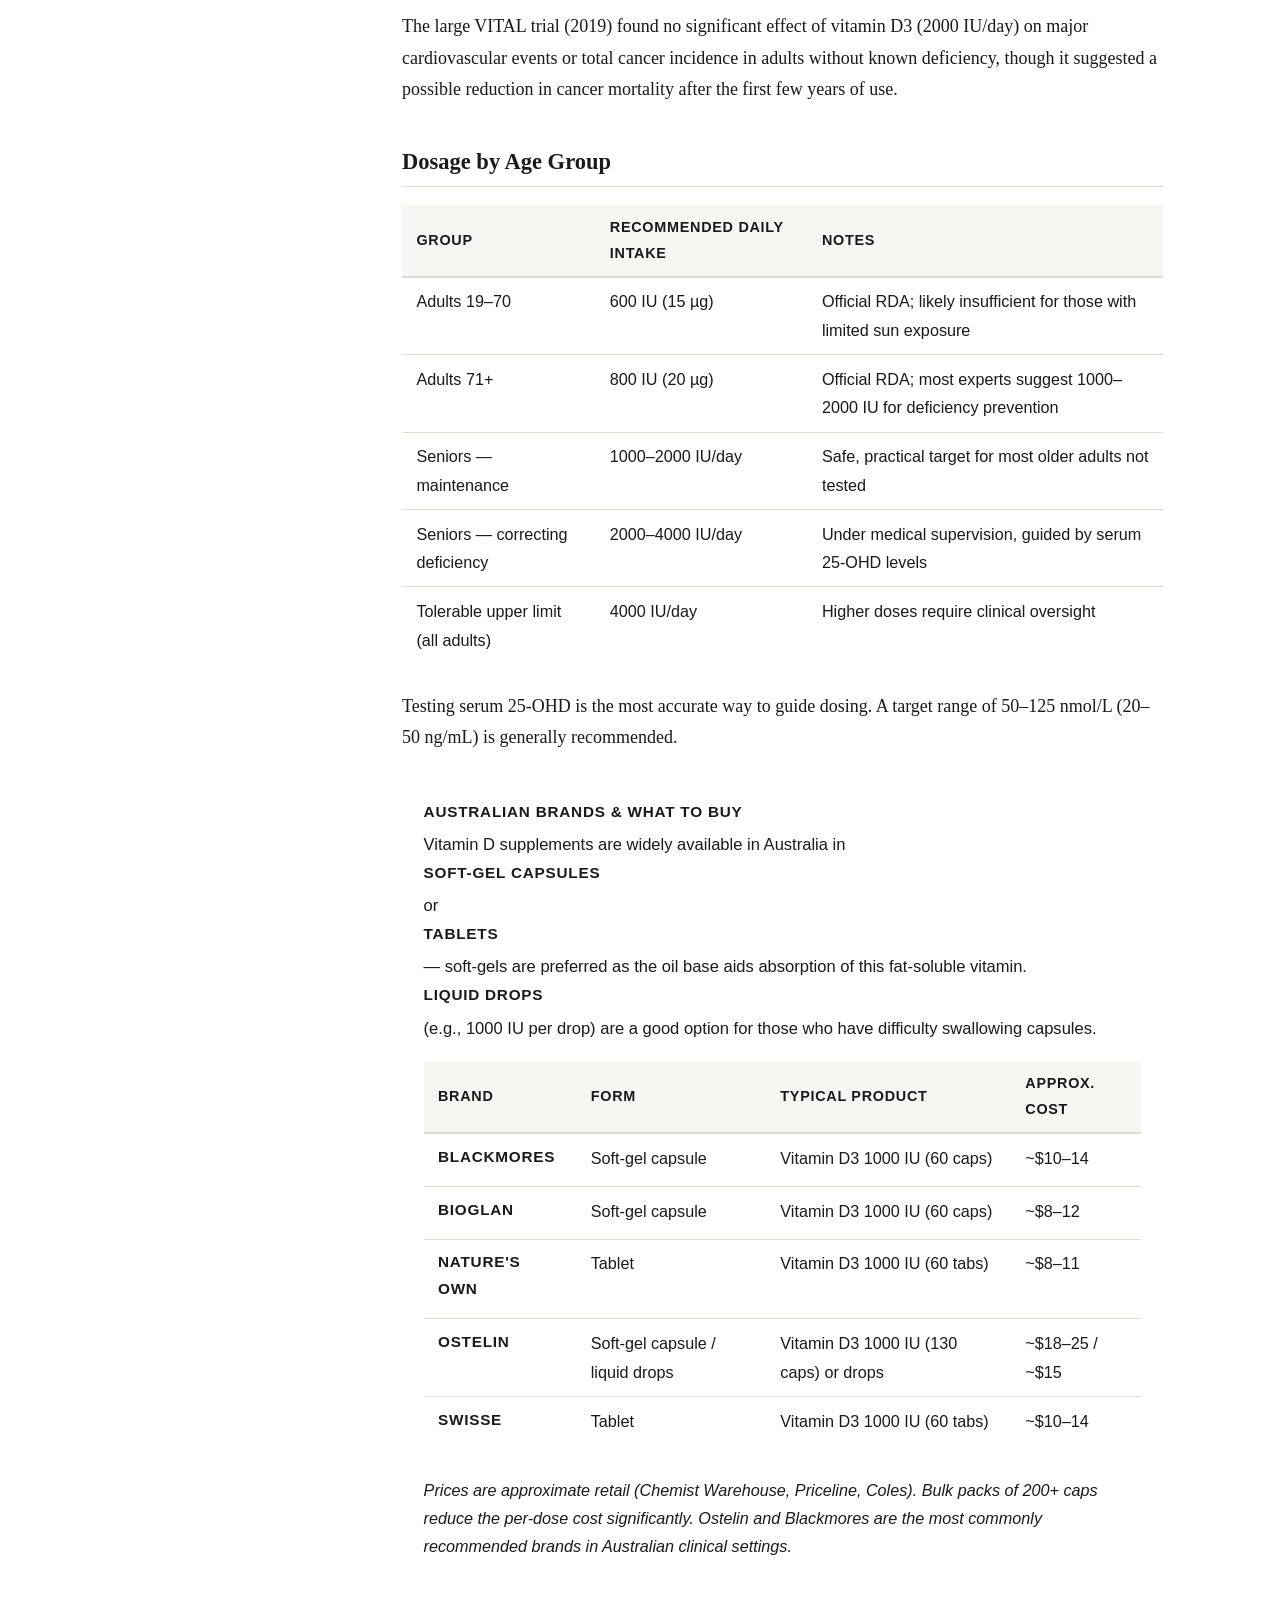
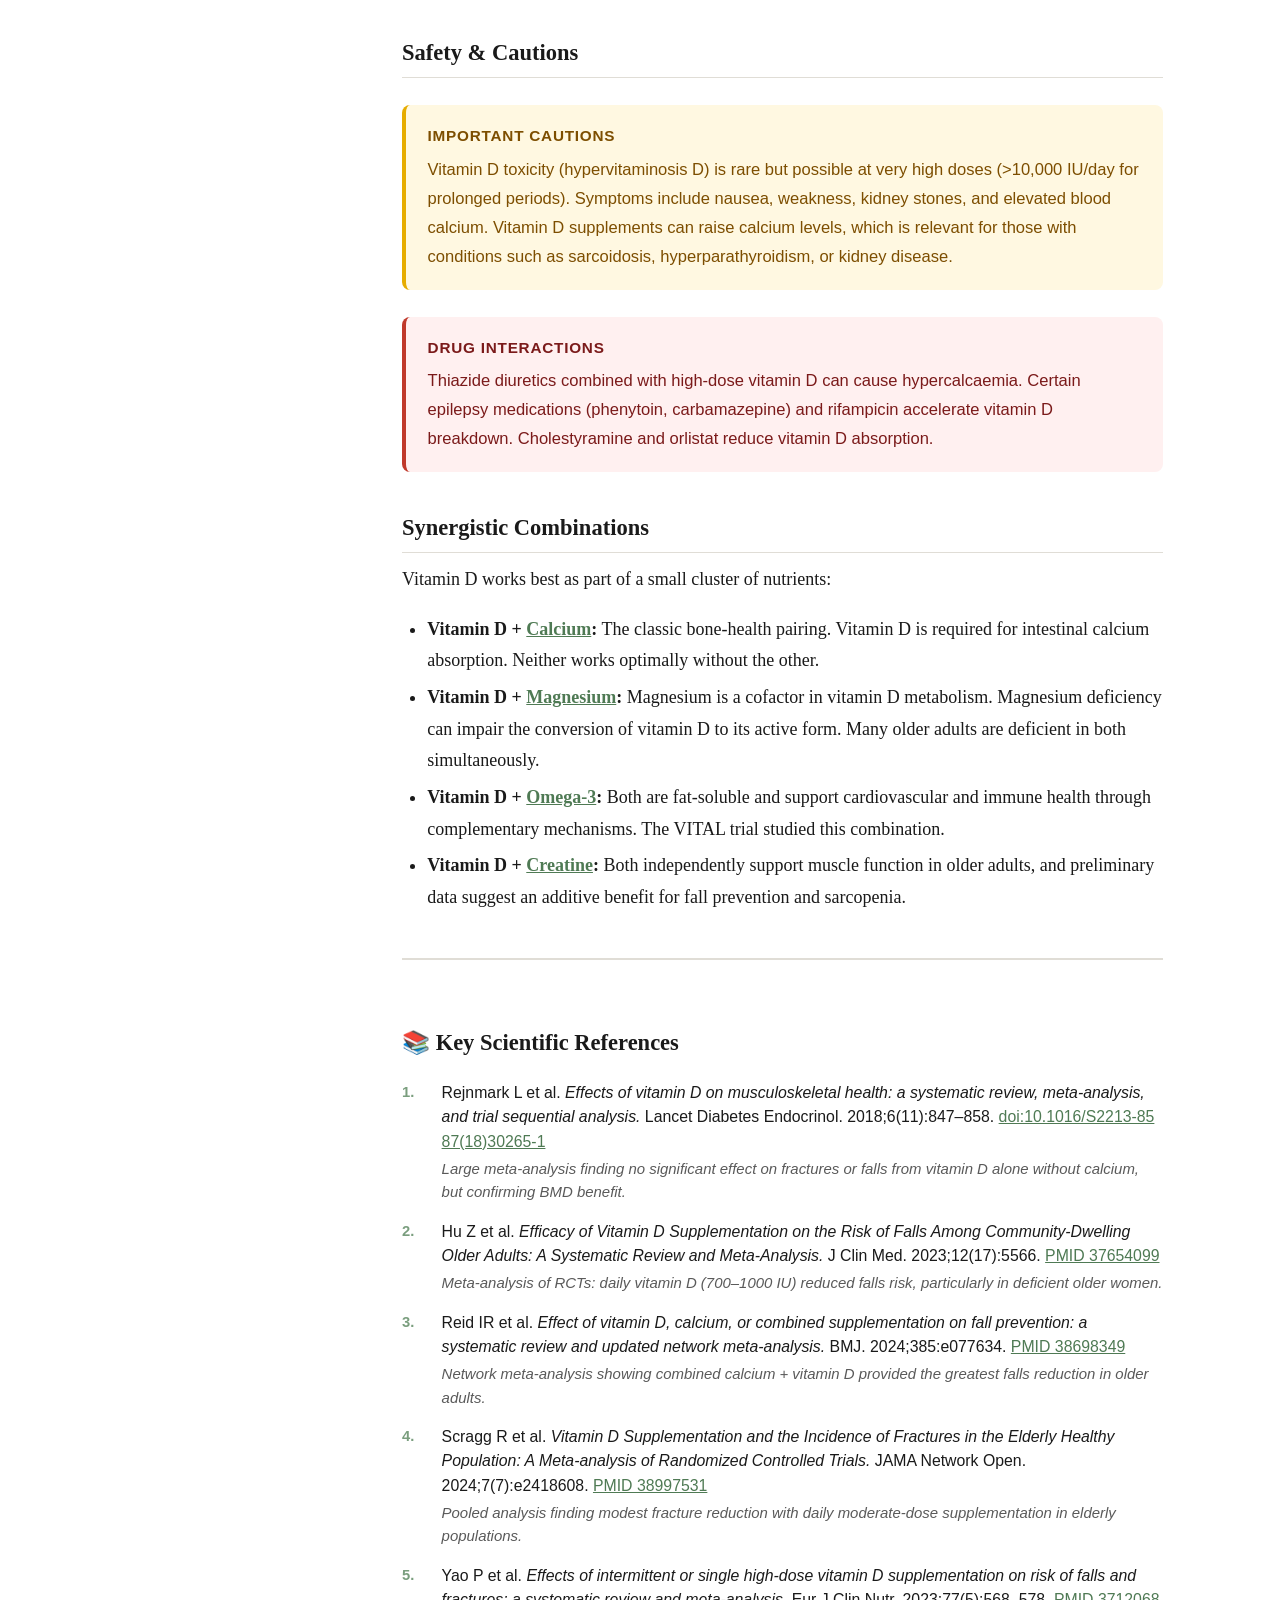
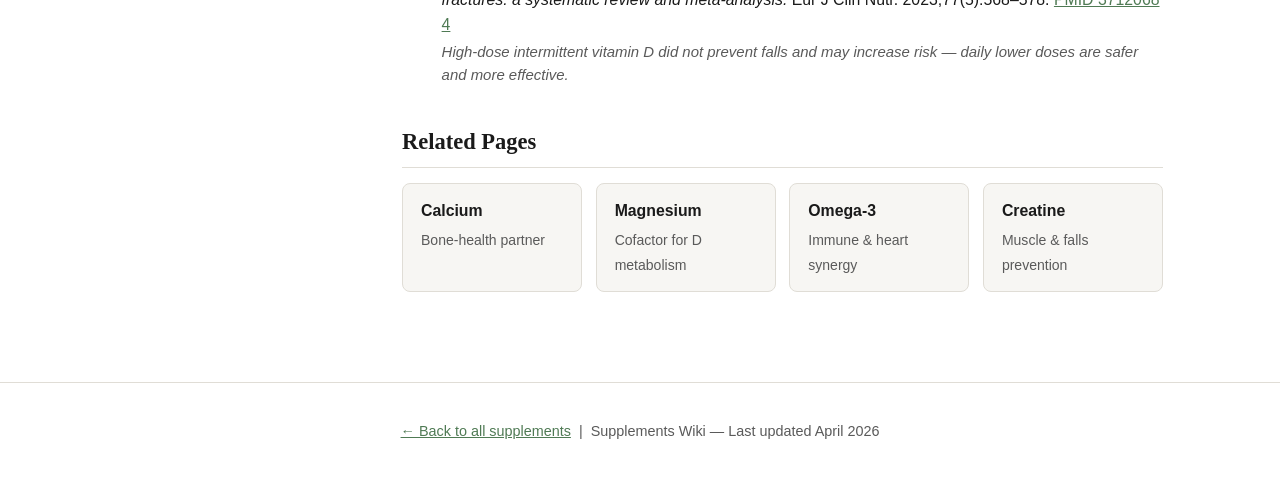
<file: vitamin-d.html>
<!DOCTYPE html>
<html lang="en">
<head>
  <meta charset="UTF-8">
  <meta name="viewport" content="width=device-width, initial-scale=1.0">
  <title>Vitamin D — Supplements Wiki</title>
  <link rel="stylesheet" href="style.css">
</head>
<body>

<header class="site-header">
  <a class="logo" href="index.html">
    <img class="logo-img" src="solonutrition-logo.svg" alt="SoloNutrition">
  </a>
</header>

<div class="layout">
  <nav class="sidebar">
    <h3>All Supplements</h3>
    <ul>
      <li><a href="vitamin-d.html" class="active">Vitamin D</a></li>
      <li><a href="magnesium.html">Magnesium</a></li>
      <li><a href="omega-3.html">Omega-3</a></li>
      <li><a href="vitamin-b12.html">Vitamin B12</a></li>
      <li><a href="zinc.html">Zinc</a></li>
      <li><a href="creatine.html">Creatine</a></li>
      <li><a href="psyllium.html">Psyllium</a></li>
      <li><a href="iron.html">Iron</a></li>
      <li><a href="folate.html">Folate</a></li>
      <li><a href="calcium.html">Calcium</a></li>
      <li><a href="beta-alanine.html">Beta-Alanine</a></li>
      <li><a href="nitrates.html">Nitrates</a></li>
    </ul>
    <h3>On this page</h3>
    <ul>
      <li><a href="#overview">Overview</a></li>
      <li><a href="#evidence">Evidence</a></li>
      <li><a href="#dosage">Dosage</a></li>
      <li><a href="#safety">Safety</a></li>
      <li><a href="#combinations">Combinations</a></li>
      <li><a href="#related">Related pages</a></li>
    </ul>
  </nav>

  <main class="main">
    <h1 class="page-title">Vitamin D</h1>
    <p class="page-subtitle">The "sunshine vitamin" — critical for bone health, immune regulation, and mood</p>
    <div class="tags">
      <span class="tag">Bone Health</span>
      <span class="tag">Immune Function</span>
      <span class="tag">Mood</span>
      <span class="tag">Muscle</span>
      <span class="tag">Falls Prevention</span>
    </div>

    <div class="evidence-bar">
      <strong style="font-family:var(--font-ui);font-size:0.85rem;">Evidence strength:</strong>
      <div class="evidence-dots">
        <span class="filled"></span><span class="filled"></span><span class="filled"></span><span class="filled"></span><span></span>
      </div>
      <span style="font-family:var(--font-ui);font-size:0.82rem;color:var(--muted);">Strong (bone/falls); Moderate (immune, mood)</span>
    </div>

    <h2 id="overview">Overview</h2>
    <p>Vitamin D is a fat-soluble hormone precursor produced in the skin upon exposure to UVB sunlight. It is also obtained from a small number of foods (fatty fish, egg yolks, fortified dairy) and from supplements. Older adults are at high risk of deficiency because skin synthesis declines significantly with age, and many spend less time outdoors.</p>
    <p>Vitamin D exists in two main supplemental forms: D2 (ergocalciferol, plant-derived) and D3 (cholecalciferol, animal-derived). D3 is more effective at raising blood 25-hydroxyvitamin D (25-OHD) levels and is the preferred form for supplementation.</p>

    <div class="info-box evidence">
      <strong>Key fact for seniors</strong>
      Studies suggest that 40–80% of community-dwelling older adults in northern latitudes have insufficient vitamin D levels (&lt;50 nmol/L). Deficiency is strongly associated with increased fracture risk, muscle weakness, and impaired immunity.
    </div>

    <h2 id="evidence">What the Evidence Shows</h2>
    <h3>Bone health and fracture prevention</h3>
    <p>The combination of vitamin D and <a href="calcium.html">calcium</a> is among the most studied interventions for bone health. Meta-analyses consistently show that combined supplementation reduces hip and non-vertebral fractures in institutionalised older adults. The effect is less clear in community-dwelling seniors unless baseline deficiency is present.</p>

    <h3>Falls prevention</h3>
    <p>Vitamin D receptors are found in muscle tissue. Several large trials and meta-analyses report a 10–20% reduction in falls risk with vitamin D supplementation in deficient older adults. This effect appears strongest at doses of 700–1000 IU/day.</p>

    <h3>Immune function</h3>
    <p>Vitamin D modulates both innate and adaptive immunity. Observational data links low vitamin D status to increased susceptibility to respiratory infections. Randomised trial data show modest benefit for reducing acute respiratory tract infections, particularly in those who are deficient at baseline.</p>

    <h3>Mood and cognitive function</h3>
    <p>Low vitamin D is associated with depression and cognitive decline in older adults, though causality is not fully established. Some intervention trials show modest improvement in mood with supplementation in deficient individuals.</p>

    <h3>Cardiovascular and cancer outcomes</h3>
    <p>The large VITAL trial (2019) found no significant effect of vitamin D3 (2000 IU/day) on major cardiovascular events or total cancer incidence in adults without known deficiency, though it suggested a possible reduction in cancer mortality after the first few years of use.</p>

    <h2 id="dosage">Dosage by Age Group</h2>
    <table class="dosage-table">
      <thead>
        <tr><th>Group</th><th>Recommended Daily Intake</th><th>Notes</th></tr>
      </thead>
      <tbody>
        <tr><td>Adults 19–70</td><td>600 IU (15 µg)</td><td>Official RDA; likely insufficient for those with limited sun exposure</td></tr>
        <tr><td>Adults 71+</td><td>800 IU (20 µg)</td><td>Official RDA; most experts suggest 1000–2000 IU for deficiency prevention</td></tr>
        <tr><td>Seniors — maintenance</td><td>1000–2000 IU/day</td><td>Safe, practical target for most older adults not tested</td></tr>
        <tr><td>Seniors — correcting deficiency</td><td>2000–4000 IU/day</td><td>Under medical supervision, guided by serum 25-OHD levels</td></tr>
        <tr><td>Tolerable upper limit (all adults)</td><td>4000 IU/day</td><td>Higher doses require clinical oversight</td></tr>
      </tbody>
    </table>
    <p>Testing serum 25-OHD is the most accurate way to guide dosing. A target range of 50–125 nmol/L (20–50 ng/mL) is generally recommended.</p>

    <div class="info-box">
      <strong>Australian brands &amp; what to buy</strong>
      <p>Vitamin D supplements are widely available in Australia in <strong>soft-gel capsules</strong> or <strong>tablets</strong> — soft-gels are preferred as the oil base aids absorption of this fat-soluble vitamin. <strong>Liquid drops</strong> (e.g., 1000 IU per drop) are a good option for those who have difficulty swallowing capsules.</p>
      <table class="dosage-table" style="margin-top:0.75rem;">
        <thead><tr><th>Brand</th><th>Form</th><th>Typical product</th><th>Approx. cost</th></tr></thead>
        <tbody>
          <tr><td><strong>Blackmores</strong></td><td>Soft-gel capsule</td><td>Vitamin D3 1000 IU (60 caps)</td><td>~$10–14</td></tr>
          <tr><td><strong>Bioglan</strong></td><td>Soft-gel capsule</td><td>Vitamin D3 1000 IU (60 caps)</td><td>~$8–12</td></tr>
          <tr><td><strong>Nature's Own</strong></td><td>Tablet</td><td>Vitamin D3 1000 IU (60 tabs)</td><td>~$8–11</td></tr>
          <tr><td><strong>Ostelin</strong></td><td>Soft-gel capsule / liquid drops</td><td>Vitamin D3 1000 IU (130 caps) or drops</td><td>~$18–25 / ~$15</td></tr>
          <tr><td><strong>Swisse</strong></td><td>Tablet</td><td>Vitamin D3 1000 IU (60 tabs)</td><td>~$10–14</td></tr>
        </tbody>
      </table>
      <p style="margin-top:0.6rem;font-size:0.9rem;"><em>Prices are approximate retail (Chemist Warehouse, Priceline, Coles). Bulk packs of 200+ caps reduce the per-dose cost significantly. Ostelin and Blackmores are the most commonly recommended brands in Australian clinical settings.</em></p>
    </div>

    <h2 id="safety">Safety &amp; Cautions</h2>
    <div class="info-box caution">
      <strong>Important cautions</strong>
      Vitamin D toxicity (hypervitaminosis D) is rare but possible at very high doses (&gt;10,000 IU/day for prolonged periods). Symptoms include nausea, weakness, kidney stones, and elevated blood calcium. Vitamin D supplements can raise calcium levels, which is relevant for those with conditions such as sarcoidosis, hyperparathyroidism, or kidney disease.
    </div>
    <div class="info-box interaction">
      <strong>Drug interactions</strong>
      Thiazide diuretics combined with high-dose vitamin D can cause hypercalcaemia. Certain epilepsy medications (phenytoin, carbamazepine) and rifampicin accelerate vitamin D breakdown. Cholestyramine and orlistat reduce vitamin D absorption.
    </div>

    <h2 id="combinations">Synergistic Combinations</h2>
    <p>Vitamin D works best as part of a small cluster of nutrients:</p>
    <ul>
      <li><strong>Vitamin D + <a href="calcium.html">Calcium</a>:</strong> The classic bone-health pairing. Vitamin D is required for intestinal calcium absorption. Neither works optimally without the other.</li>
      <li><strong>Vitamin D + <a href="magnesium.html">Magnesium</a>:</strong> Magnesium is a cofactor in vitamin D metabolism. Magnesium deficiency can impair the conversion of vitamin D to its active form. Many older adults are deficient in both simultaneously.</li>
      <li><strong>Vitamin D + <a href="omega-3.html">Omega-3</a>:</strong> Both are fat-soluble and support cardiovascular and immune health through complementary mechanisms. The VITAL trial studied this combination.</li>
      <li><strong>Vitamin D + <a href="creatine.html">Creatine</a>:</strong> Both independently support muscle function in older adults, and preliminary data suggest an additive benefit for fall prevention and sarcopenia.</li>
    </ul>

    <section class="references">
      <h2>📚 Key Scientific References</h2>
      <ol class="ref-list">
        <li>
          Rejnmark L et al. <em>Effects of vitamin D on musculoskeletal health: a systematic review, meta-analysis, and trial sequential analysis.</em> Lancet Diabetes Endocrinol. 2018;6(11):847–858.
          <a href="https://www.thelancet.com/journals/landia/article/PIIS2213-8587(18)30265-1/abstract" target="_blank" rel="noopener">doi:10.1016/S2213-8587(18)30265-1</a>
          <span class="ref-finding">Large meta-analysis finding no significant effect on fractures or falls from vitamin D alone without calcium, but confirming BMD benefit.</span>
        </li>
        <li>
          Hu Z et al. <em>Efficacy of Vitamin D Supplementation on the Risk of Falls Among Community-Dwelling Older Adults: A Systematic Review and Meta-Analysis.</em> J Clin Med. 2023;12(17):5566.
          <a href="https://pubmed.ncbi.nlm.nih.gov/37654099/" target="_blank" rel="noopener">PMID 37654099</a>
          <span class="ref-finding">Meta-analysis of RCTs: daily vitamin D (700–1000 IU) reduced falls risk, particularly in deficient older women.</span>
        </li>
        <li>
          Reid IR et al. <em>Effect of vitamin D, calcium, or combined supplementation on fall prevention: a systematic review and updated network meta-analysis.</em> BMJ. 2024;385:e077634.
          <a href="https://pubmed.ncbi.nlm.nih.gov/38698349/" target="_blank" rel="noopener">PMID 38698349</a>
          <span class="ref-finding">Network meta-analysis showing combined calcium + vitamin D provided the greatest falls reduction in older adults.</span>
        </li>
        <li>
          Scragg R et al. <em>Vitamin D Supplementation and the Incidence of Fractures in the Elderly Healthy Population: A Meta-analysis of Randomized Controlled Trials.</em> JAMA Network Open. 2024;7(7):e2418608.
          <a href="https://pubmed.ncbi.nlm.nih.gov/38997531/" target="_blank" rel="noopener">PMID 38997531</a>
          <span class="ref-finding">Pooled analysis finding modest fracture reduction with daily moderate-dose supplementation in elderly populations.</span>
        </li>
        <li>
          Yao P et al. <em>Effects of intermittent or single high-dose vitamin D supplementation on risk of falls and fractures: a systematic review and meta-analysis.</em> Eur J Clin Nutr. 2023;77(5):568–578.
          <a href="https://pubmed.ncbi.nlm.nih.gov/37120684/" target="_blank" rel="noopener">PMID 37120684</a>
          <span class="ref-finding">High-dose intermittent vitamin D did not prevent falls and may increase risk — daily lower doses are safer and more effective.</span>
        </li>
      </ol>
    </section>

    <h2 id="related">Related Pages</h2>
    <div class="related-grid">
      <a class="related-card" href="calcium.html">Calcium <span class="card-note">Bone-health partner</span></a>
      <a class="related-card" href="magnesium.html">Magnesium <span class="card-note">Cofactor for D metabolism</span></a>
      <a class="related-card" href="omega-3.html">Omega-3 <span class="card-note">Immune &amp; heart synergy</span></a>
      <a class="related-card" href="creatine.html">Creatine <span class="card-note">Muscle &amp; falls prevention</span></a>
    </div>
  </main>
</div>

<footer class="site-footer">
  <a href="index.html">← Back to all supplements</a> &nbsp;|&nbsp; Supplements Wiki &mdash; Last updated April 2026
</footer>
</body>
</html>
</file>
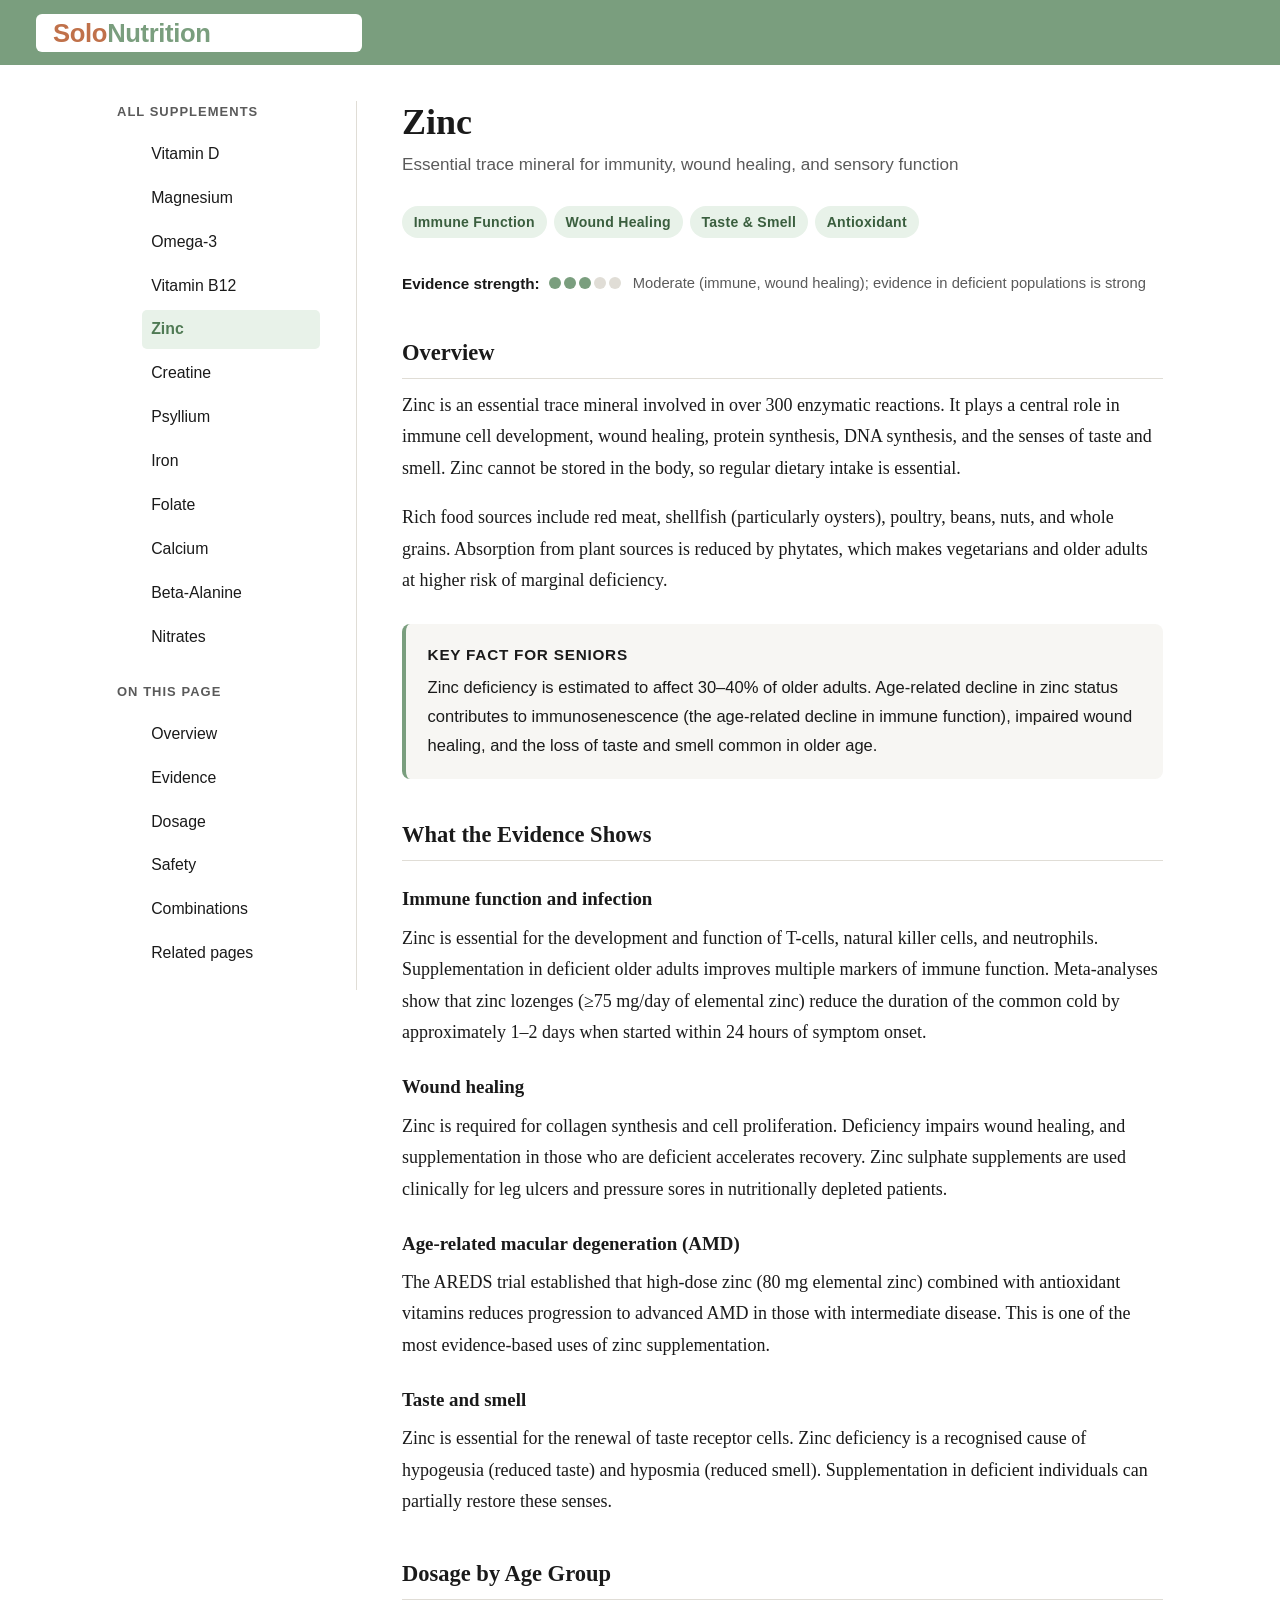
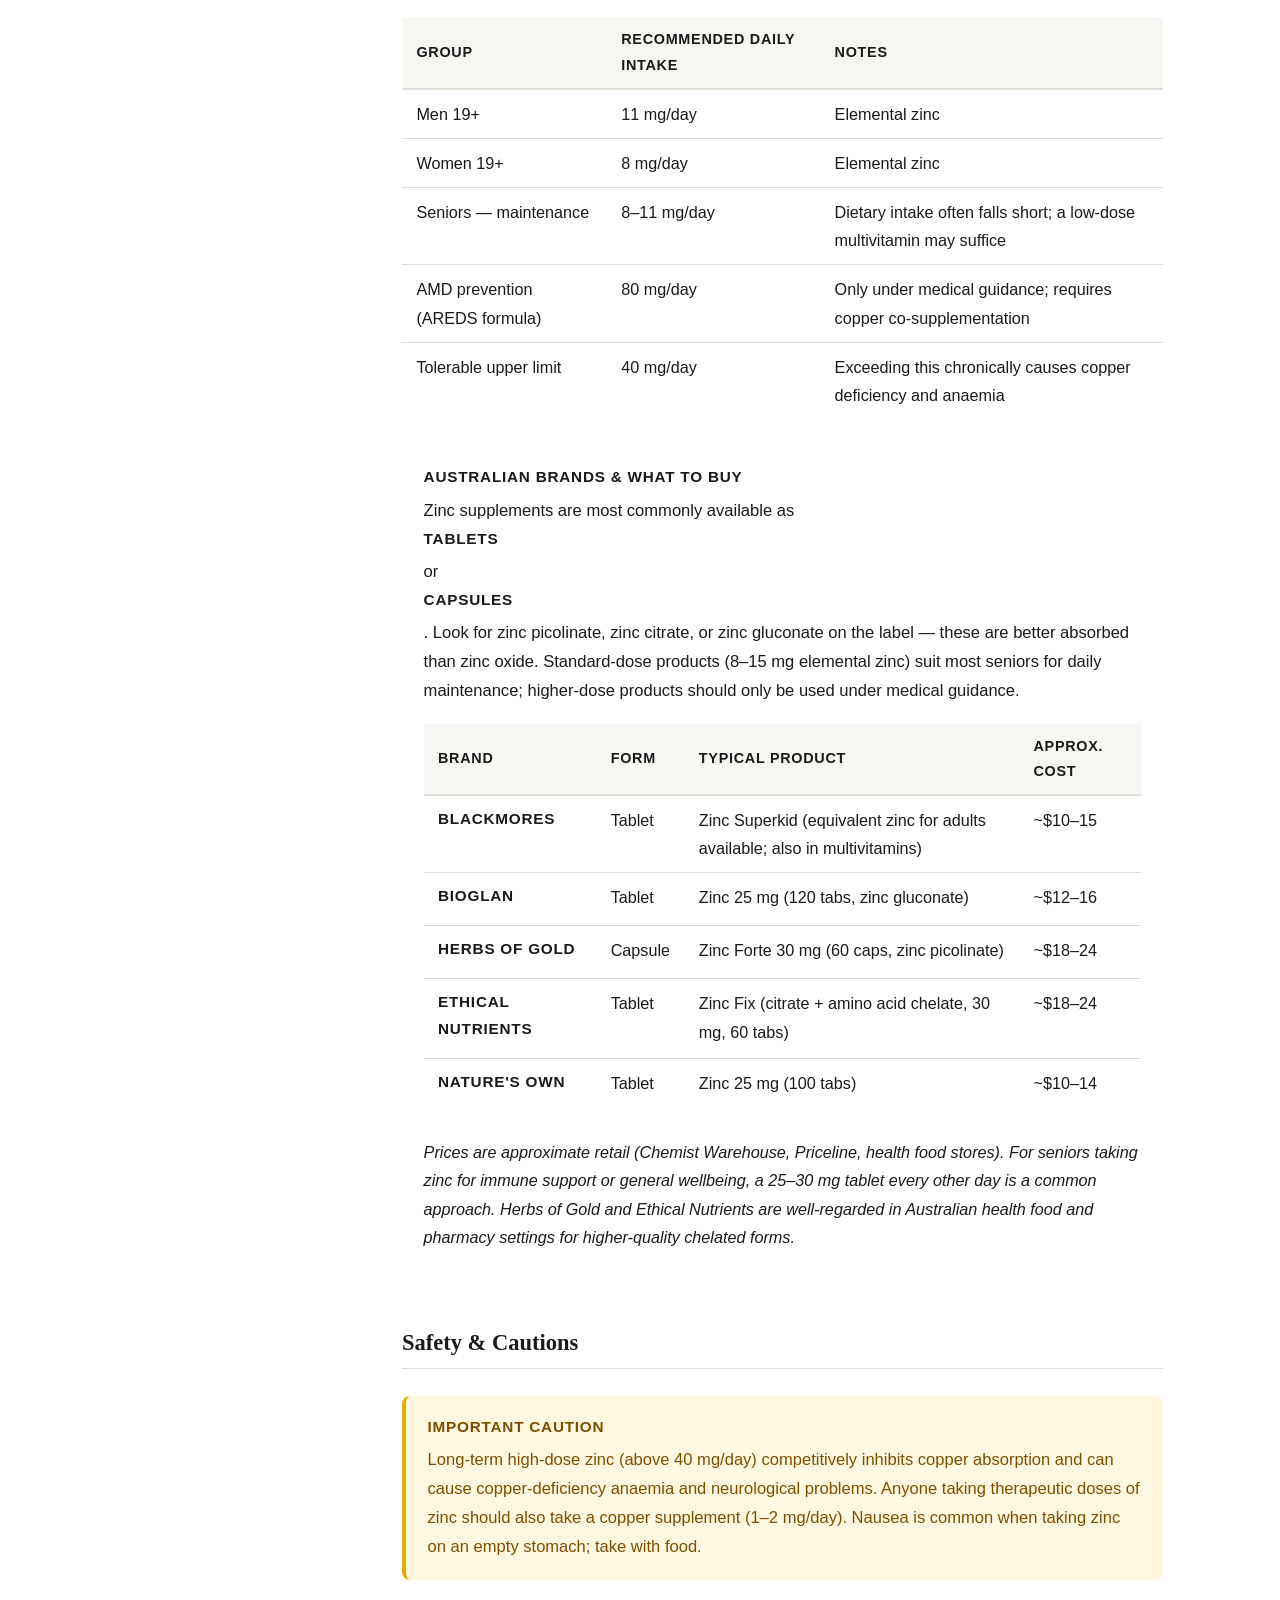
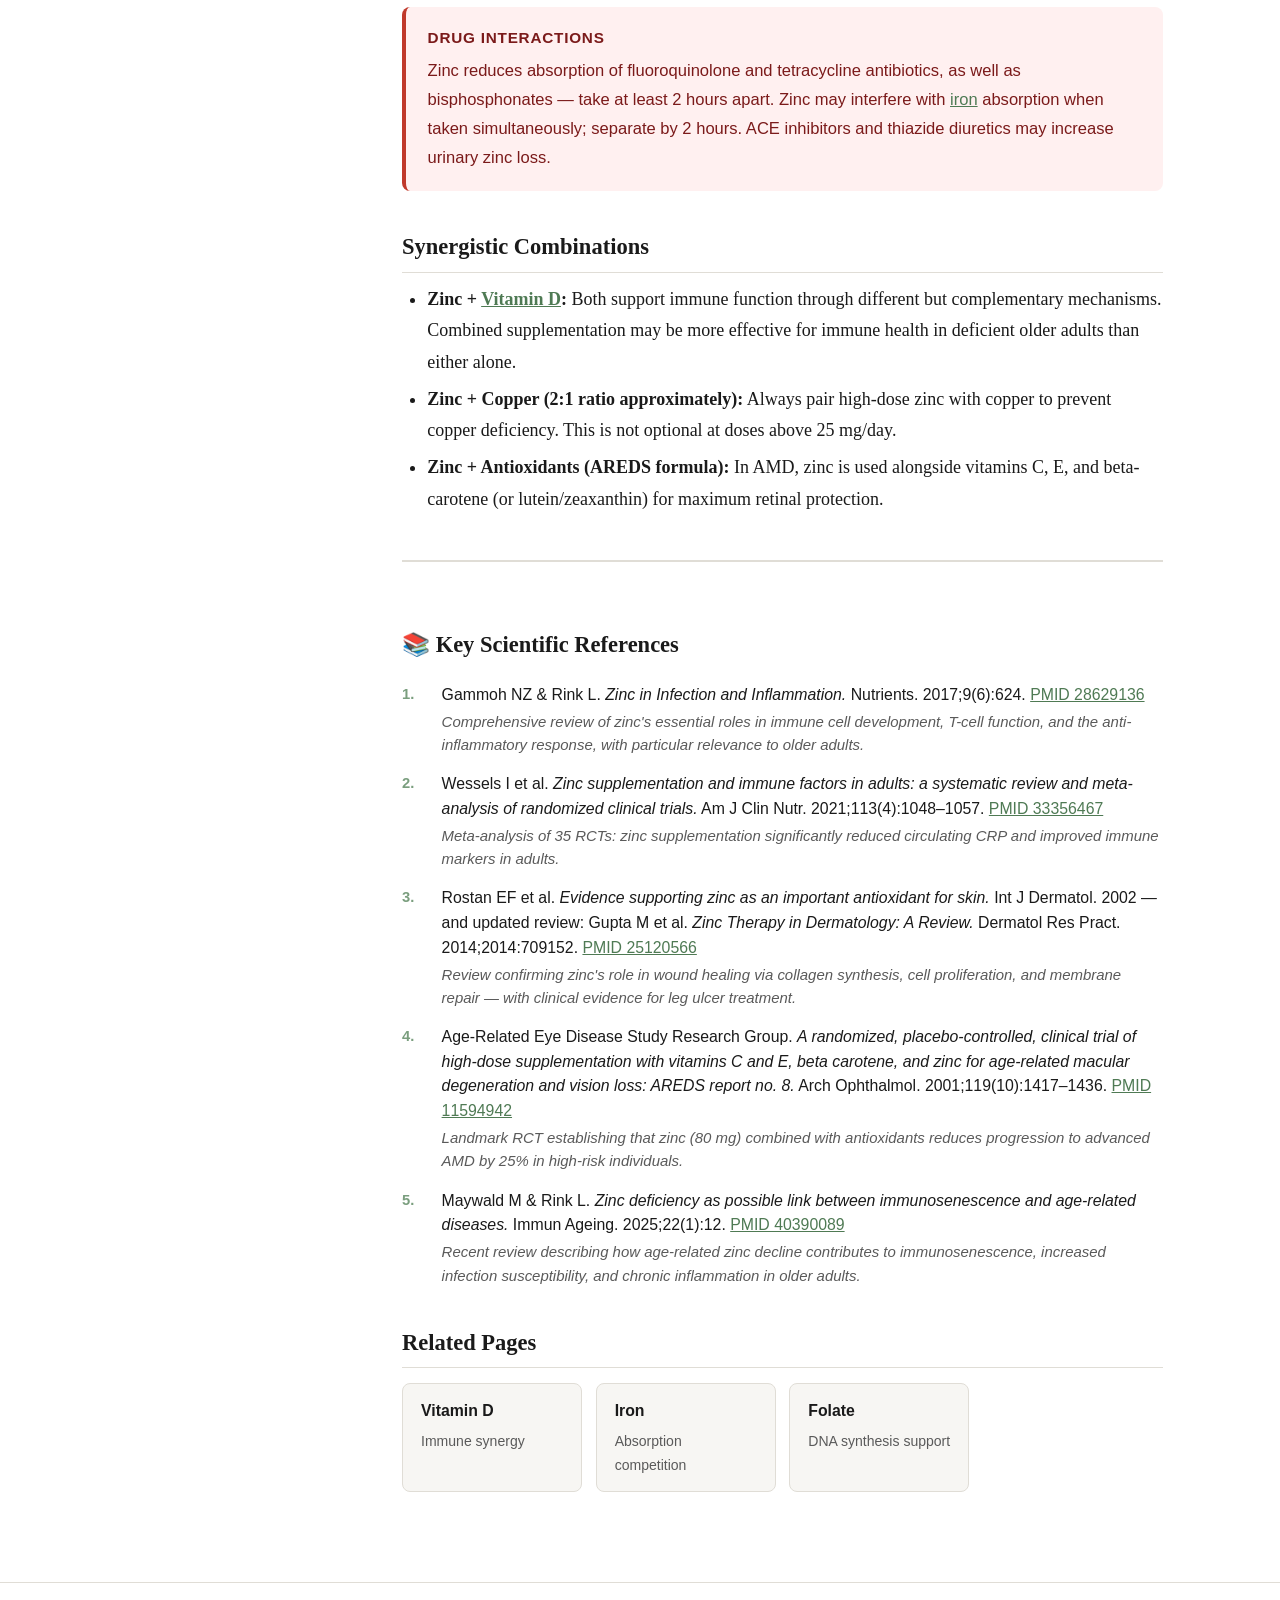
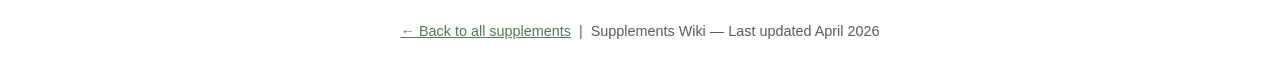
<file: zinc.html>
<!DOCTYPE html>
<html lang="en">
<head>
  <meta charset="UTF-8">
  <meta name="viewport" content="width=device-width, initial-scale=1.0">
  <title>Zinc — Supplements Wiki</title>
  <link rel="stylesheet" href="style.css">
</head>
<body>

<header class="site-header">
  <a class="logo" href="index.html">
    <img class="logo-img" src="solonutrition-logo.svg" alt="SoloNutrition">
  </a>
</header>

<div class="layout">
  <nav class="sidebar">
    <h3>All Supplements</h3>
    <ul>
      <li><a href="vitamin-d.html">Vitamin D</a></li>
      <li><a href="magnesium.html">Magnesium</a></li>
      <li><a href="omega-3.html">Omega-3</a></li>
      <li><a href="vitamin-b12.html">Vitamin B12</a></li>
      <li><a href="zinc.html" class="active">Zinc</a></li>
      <li><a href="creatine.html">Creatine</a></li>
      <li><a href="psyllium.html">Psyllium</a></li>
      <li><a href="iron.html">Iron</a></li>
      <li><a href="folate.html">Folate</a></li>
      <li><a href="calcium.html">Calcium</a></li>
      <li><a href="beta-alanine.html">Beta-Alanine</a></li>
      <li><a href="nitrates.html">Nitrates</a></li>
    </ul>
    <h3>On this page</h3>
    <ul>
      <li><a href="#overview">Overview</a></li>
      <li><a href="#evidence">Evidence</a></li>
      <li><a href="#dosage">Dosage</a></li>
      <li><a href="#safety">Safety</a></li>
      <li><a href="#combinations">Combinations</a></li>
      <li><a href="#related">Related pages</a></li>
    </ul>
  </nav>

  <main class="main">
    <h1 class="page-title">Zinc</h1>
    <p class="page-subtitle">Essential trace mineral for immunity, wound healing, and sensory function</p>
    <div class="tags">
      <span class="tag">Immune Function</span>
      <span class="tag">Wound Healing</span>
      <span class="tag">Taste &amp; Smell</span>
      <span class="tag">Antioxidant</span>
    </div>

    <div class="evidence-bar">
      <strong style="font-family:var(--font-ui);font-size:0.85rem;">Evidence strength:</strong>
      <div class="evidence-dots">
        <span class="filled"></span><span class="filled"></span><span class="filled"></span><span></span><span></span>
      </div>
      <span style="font-family:var(--font-ui);font-size:0.82rem;color:var(--muted);">Moderate (immune, wound healing); evidence in deficient populations is strong</span>
    </div>

    <h2 id="overview">Overview</h2>
    <p>Zinc is an essential trace mineral involved in over 300 enzymatic reactions. It plays a central role in immune cell development, wound healing, protein synthesis, DNA synthesis, and the senses of taste and smell. Zinc cannot be stored in the body, so regular dietary intake is essential.</p>
    <p>Rich food sources include red meat, shellfish (particularly oysters), poultry, beans, nuts, and whole grains. Absorption from plant sources is reduced by phytates, which makes vegetarians and older adults at higher risk of marginal deficiency.</p>

    <div class="info-box evidence">
      <strong>Key fact for seniors</strong>
      Zinc deficiency is estimated to affect 30–40% of older adults. Age-related decline in zinc status contributes to immunosenescence (the age-related decline in immune function), impaired wound healing, and the loss of taste and smell common in older age.
    </div>

    <h2 id="evidence">What the Evidence Shows</h2>
    <h3>Immune function and infection</h3>
    <p>Zinc is essential for the development and function of T-cells, natural killer cells, and neutrophils. Supplementation in deficient older adults improves multiple markers of immune function. Meta-analyses show that zinc lozenges (≥75 mg/day of elemental zinc) reduce the duration of the common cold by approximately 1–2 days when started within 24 hours of symptom onset.</p>

    <h3>Wound healing</h3>
    <p>Zinc is required for collagen synthesis and cell proliferation. Deficiency impairs wound healing, and supplementation in those who are deficient accelerates recovery. Zinc sulphate supplements are used clinically for leg ulcers and pressure sores in nutritionally depleted patients.</p>

    <h3>Age-related macular degeneration (AMD)</h3>
    <p>The AREDS trial established that high-dose zinc (80 mg elemental zinc) combined with antioxidant vitamins reduces progression to advanced AMD in those with intermediate disease. This is one of the most evidence-based uses of zinc supplementation.</p>

    <h3>Taste and smell</h3>
    <p>Zinc is essential for the renewal of taste receptor cells. Zinc deficiency is a recognised cause of hypogeusia (reduced taste) and hyposmia (reduced smell). Supplementation in deficient individuals can partially restore these senses.</p>

    <h2 id="dosage">Dosage by Age Group</h2>
    <table class="dosage-table">
      <thead>
        <tr><th>Group</th><th>Recommended Daily Intake</th><th>Notes</th></tr>
      </thead>
      <tbody>
        <tr><td>Men 19+</td><td>11 mg/day</td><td>Elemental zinc</td></tr>
        <tr><td>Women 19+</td><td>8 mg/day</td><td>Elemental zinc</td></tr>
        <tr><td>Seniors — maintenance</td><td>8–11 mg/day</td><td>Dietary intake often falls short; a low-dose multivitamin may suffice</td></tr>
        <tr><td>AMD prevention (AREDS formula)</td><td>80 mg/day</td><td>Only under medical guidance; requires copper co-supplementation</td></tr>
        <tr><td>Tolerable upper limit</td><td>40 mg/day</td><td>Exceeding this chronically causes copper deficiency and anaemia</td></tr>
      </tbody>
    </table>

    <div class="info-box">
      <strong>Australian brands &amp; what to buy</strong>
      <p>Zinc supplements are most commonly available as <strong>tablets</strong> or <strong>capsules</strong>. Look for zinc picolinate, zinc citrate, or zinc gluconate on the label — these are better absorbed than zinc oxide. Standard-dose products (8–15 mg elemental zinc) suit most seniors for daily maintenance; higher-dose products should only be used under medical guidance.</p>
      <table class="dosage-table" style="margin-top:0.75rem;">
        <thead><tr><th>Brand</th><th>Form</th><th>Typical product</th><th>Approx. cost</th></tr></thead>
        <tbody>
          <tr><td><strong>Blackmores</strong></td><td>Tablet</td><td>Zinc Superkid (equivalent zinc for adults available; also in multivitamins)</td><td>~$10–15</td></tr>
          <tr><td><strong>Bioglan</strong></td><td>Tablet</td><td>Zinc 25 mg (120 tabs, zinc gluconate)</td><td>~$12–16</td></tr>
          <tr><td><strong>Herbs of Gold</strong></td><td>Capsule</td><td>Zinc Forte 30 mg (60 caps, zinc picolinate)</td><td>~$18–24</td></tr>
          <tr><td><strong>Ethical Nutrients</strong></td><td>Tablet</td><td>Zinc Fix (citrate + amino acid chelate, 30 mg, 60 tabs)</td><td>~$18–24</td></tr>
          <tr><td><strong>Nature's Own</strong></td><td>Tablet</td><td>Zinc 25 mg (100 tabs)</td><td>~$10–14</td></tr>
        </tbody>
      </table>
      <p style="margin-top:0.6rem;font-size:0.9rem;"><em>Prices are approximate retail (Chemist Warehouse, Priceline, health food stores). For seniors taking zinc for immune support or general wellbeing, a 25–30 mg tablet every other day is a common approach. Herbs of Gold and Ethical Nutrients are well-regarded in Australian health food and pharmacy settings for higher-quality chelated forms.</em></p>
    </div>

    <h2 id="safety">Safety &amp; Cautions</h2>
    <div class="info-box caution">
      <strong>Important caution</strong>
      Long-term high-dose zinc (above 40 mg/day) competitively inhibits copper absorption and can cause copper-deficiency anaemia and neurological problems. Anyone taking therapeutic doses of zinc should also take a copper supplement (1–2 mg/day). Nausea is common when taking zinc on an empty stomach; take with food.
    </div>
    <div class="info-box interaction">
      <strong>Drug interactions</strong>
      Zinc reduces absorption of fluoroquinolone and tetracycline antibiotics, as well as bisphosphonates — take at least 2 hours apart. Zinc may interfere with <a href="iron.html">iron</a> absorption when taken simultaneously; separate by 2 hours. ACE inhibitors and thiazide diuretics may increase urinary zinc loss.
    </div>

    <h2 id="combinations">Synergistic Combinations</h2>
    <ul>
      <li><strong>Zinc + <a href="vitamin-d.html">Vitamin D</a>:</strong> Both support immune function through different but complementary mechanisms. Combined supplementation may be more effective for immune health in deficient older adults than either alone.</li>
      <li><strong>Zinc + Copper (2:1 ratio approximately):</strong> Always pair high-dose zinc with copper to prevent copper deficiency. This is not optional at doses above 25 mg/day.</li>
      <li><strong>Zinc + Antioxidants (AREDS formula):</strong> In AMD, zinc is used alongside vitamins C, E, and beta-carotene (or lutein/zeaxanthin) for maximum retinal protection.</li>
    </ul>

    <section class="references">
      <h2>📚 Key Scientific References</h2>
      <ol class="ref-list">
        <li>
          Gammoh NZ &amp; Rink L. <em>Zinc in Infection and Inflammation.</em> Nutrients. 2017;9(6):624.
          <a href="https://pubmed.ncbi.nlm.nih.gov/28629136/" target="_blank" rel="noopener">PMID 28629136</a>
          <span class="ref-finding">Comprehensive review of zinc's essential roles in immune cell development, T-cell function, and the anti-inflammatory response, with particular relevance to older adults.</span>
        </li>
        <li>
          Wessels I et al. <em>Zinc supplementation and immune factors in adults: a systematic review and meta-analysis of randomized clinical trials.</em> Am J Clin Nutr. 2021;113(4):1048–1057.
          <a href="https://pubmed.ncbi.nlm.nih.gov/33356467/" target="_blank" rel="noopener">PMID 33356467</a>
          <span class="ref-finding">Meta-analysis of 35 RCTs: zinc supplementation significantly reduced circulating CRP and improved immune markers in adults.</span>
        </li>
        <li>
          Rostan EF et al. <em>Evidence supporting zinc as an important antioxidant for skin.</em> Int J Dermatol. 2002 — and updated review: Gupta M et al. <em>Zinc Therapy in Dermatology: A Review.</em> Dermatol Res Pract. 2014;2014:709152.
          <a href="https://pubmed.ncbi.nlm.nih.gov/25120566/" target="_blank" rel="noopener">PMID 25120566</a>
          <span class="ref-finding">Review confirming zinc's role in wound healing via collagen synthesis, cell proliferation, and membrane repair — with clinical evidence for leg ulcer treatment.</span>
        </li>
        <li>
          Age-Related Eye Disease Study Research Group. <em>A randomized, placebo-controlled, clinical trial of high-dose supplementation with vitamins C and E, beta carotene, and zinc for age-related macular degeneration and vision loss: AREDS report no. 8.</em> Arch Ophthalmol. 2001;119(10):1417–1436.
          <a href="https://pubmed.ncbi.nlm.nih.gov/11594942/" target="_blank" rel="noopener">PMID 11594942</a>
          <span class="ref-finding">Landmark RCT establishing that zinc (80 mg) combined with antioxidants reduces progression to advanced AMD by 25% in high-risk individuals.</span>
        </li>
        <li>
          Maywald M &amp; Rink L. <em>Zinc deficiency as possible link between immunosenescence and age-related diseases.</em> Immun Ageing. 2025;22(1):12.
          <a href="https://pubmed.ncbi.nlm.nih.gov/40390089/" target="_blank" rel="noopener">PMID 40390089</a>
          <span class="ref-finding">Recent review describing how age-related zinc decline contributes to immunosenescence, increased infection susceptibility, and chronic inflammation in older adults.</span>
        </li>
      </ol>
    </section>

    <h2 id="related">Related Pages</h2>
    <div class="related-grid">
      <a class="related-card" href="vitamin-d.html">Vitamin D <span class="card-note">Immune synergy</span></a>
      <a class="related-card" href="iron.html">Iron <span class="card-note">Absorption competition</span></a>
      <a class="related-card" href="folate.html">Folate <span class="card-note">DNA synthesis support</span></a>
    </div>
  </main>
</div>

<footer class="site-footer">
  <a href="index.html">← Back to all supplements</a> &nbsp;|&nbsp; Supplements Wiki &mdash; Last updated April 2026
</footer>
</body>
</html>
</file>
<file: style.css>
/* Supplements Wiki — Shared Stylesheet */
:root {
  --bg: #ffffff;
  --surface: #f7f6f3;
  --border: #e0ddd6;
  --text: #1a1a1a;
  --muted: #5a5a5a;
  --accent: #7A9E7E;
  --accent-light: #e8f2e9;
  --accent-hover: #4f7a54;
  --link: #4f7a54;
  --link-hover: #3a5e3e;
  --tag-bg: #e8f2e9;
  --tag-text: #3a5e3e;
  --warn: #7d4e00;
  --warn-bg: #fff8e1;
  --radius: 8px;
  --font-body: Georgia, 'Times New Roman', serif;
  --font-ui: -apple-system, BlinkMacSystemFont, 'Segoe UI', sans-serif;
}

*, *::before, *::after { box-sizing: border-box; margin: 0; padding: 0; }

html { font-size: 18px; scroll-behavior: smooth; }

body {
  font-family: var(--font-body);
  background: var(--bg);
  color: var(--text);
  line-height: 1.75;
  min-height: 100vh;
}

/* ── Logo colours ────────────────────────────────── */
:root {
  --terracotta: #C0714A;
  --sage: #7A9E7E;
}

/* ── Full-width banner (index page only) ─────────── */
.brand-banner {
  width: 100%;
  background: #faf8f5;
  border-bottom: 2px solid var(--border);
  display: flex;
  justify-content: center;
  align-items: center;
  padding: 1.6rem 2rem 1.4rem;
}

.brand-banner .brand-logo-img {
  width: min(680px, 90vw);
  height: auto;
  display: block;
}

/* ── Compact logo in site-header (all pages) ─────── */
.site-header {
  background: var(--accent);
  color: #fff;
  padding: 0.75rem 2rem;
  display: flex;
  align-items: center;
  gap: 1.5rem;
  flex-wrap: wrap;
}

.site-header .logo {
  display: flex;
  align-items: center;
  text-decoration: none;
}

.site-header .logo .logo-img {
  height: 38px;
  width: auto;
  display: block;
  /* white background pill so SVG colours show on green header */
  background: #fff;
  border-radius: 6px;
  padding: 3px 10px;
}

.site-header .logo span { display: none; }

.header-search {
  flex: 1;
  max-width: 380px;
  position: relative;
}

.header-search input {
  width: 100%;
  padding: 0.45rem 1rem;
  border-radius: 99px;
  border: none;
  font-size: 0.9rem;
  font-family: var(--font-ui);
  background: rgba(255,255,255,0.2);
  color: #fff;
  outline: none;
}

.header-search input::placeholder { color: rgba(255,255,255,0.65); }

.layout {
  display: grid;
  grid-template-columns: 240px 1fr;
  gap: 0;
  max-width: 1100px;
  margin: 0 auto;
  padding: 2rem 1.5rem;
}

@media (max-width: 700px) {
  .layout { grid-template-columns: 1fr; }
  .sidebar { display: none; }
}

/* ── Sidebar ─────────────────────────────────────── */
.sidebar {
  padding-right: 2rem;
  border-right: 1px solid var(--border);
  font-family: var(--font-ui);
  font-size: 0.88rem;
  position: sticky;
  top: 1.5rem;
  align-self: start;
}

.sidebar h3 {
  font-size: 0.72rem;
  text-transform: uppercase;
  letter-spacing: 0.08em;
  color: var(--muted);
  margin-bottom: 0.6rem;
  margin-top: 1.4rem;
}

.sidebar h3:first-child { margin-top: 0; }

.sidebar ul { list-style: none; }

.sidebar ul li a {
  display: block;
  padding: 0.3rem 0.5rem;
  border-radius: 5px;
  color: var(--text);
  text-decoration: none;
  transition: background 0.15s, color 0.15s;
}

.sidebar ul li a:hover,
.sidebar ul li a.active {
  background: var(--accent-light);
  color: var(--accent-hover);
  font-weight: 600;
}

/* ── Main content ────────────────────────────────── */
.main { padding-left: 2.5rem; }

.page-title {
  font-size: 2rem;
  font-weight: 700;
  line-height: 1.2;
  margin-bottom: 0.3rem;
}

.page-subtitle {
  font-family: var(--font-ui);
  color: var(--muted);
  font-size: 0.95rem;
  margin-bottom: 1.5rem;
}

.tags { display: flex; flex-wrap: wrap; gap: 0.4rem; margin-bottom: 1.8rem; }

.tag {
  background: var(--tag-bg);
  color: var(--tag-text);
  font-family: var(--font-ui);
  font-size: 0.78rem;
  font-weight: 600;
  padding: 0.2rem 0.65rem;
  border-radius: 99px;
  letter-spacing: 0.02em;
}

h2 {
  font-size: 1.25rem;
  margin-top: 2rem;
  margin-bottom: 0.6rem;
  padding-bottom: 0.3rem;
  border-bottom: 1px solid var(--border);
}

h3 { font-size: 1.05rem; margin-top: 1.2rem; margin-bottom: 0.4rem; }

p { margin-bottom: 1rem; }

ul, ol { margin-left: 1.4rem; margin-bottom: 1rem; }
li { margin-bottom: 0.3rem; }

a { color: var(--link); text-decoration: underline; }
a:hover { color: var(--link-hover); }

/* ── Info boxes ──────────────────────────────────── */
.info-box {
  border-radius: var(--radius);
  padding: 1rem 1.2rem;
  margin: 1.5rem 0;
  font-family: var(--font-ui);
  font-size: 0.92rem;
}

.info-box.evidence {
  background: var(--surface);
  border-left: 4px solid var(--accent);
}

.info-box.caution {
  background: var(--warn-bg);
  border-left: 4px solid #e6ac00;
  color: var(--warn);
}

.info-box.interaction {
  background: #fff0f0;
  border-left: 4px solid #c0392b;
  color: #7b1a1a;
}

.info-box strong { display: block; margin-bottom: 0.3rem; font-size: 0.85rem; text-transform: uppercase; letter-spacing: 0.05em; }

/* ── Dosage table ────────────────────────────────── */
.dosage-table {
  width: 100%;
  border-collapse: collapse;
  font-family: var(--font-ui);
  font-size: 0.9rem;
  margin: 1rem 0 1.5rem;
}

.dosage-table th {
  background: var(--surface);
  text-align: left;
  padding: 0.55rem 0.8rem;
  font-size: 0.8rem;
  text-transform: uppercase;
  letter-spacing: 0.05em;
  border-bottom: 2px solid var(--border);
}

.dosage-table td {
  padding: 0.55rem 0.8rem;
  border-bottom: 1px solid var(--border);
  vertical-align: top;
}

.dosage-table tr:last-child td { border-bottom: none; }

/* ── Related links ───────────────────────────────── */
.related-grid {
  display: grid;
  grid-template-columns: repeat(auto-fill, minmax(170px, 1fr));
  gap: 0.75rem;
  margin-top: 0.8rem;
}

.related-card {
  display: block;
  background: var(--surface);
  border: 1px solid var(--border);
  border-radius: var(--radius);
  padding: 0.75rem 1rem;
  text-decoration: none;
  color: var(--text);
  font-family: var(--font-ui);
  font-size: 0.88rem;
  font-weight: 600;
  transition: background 0.15s, border-color 0.15s;
}

.related-card:hover {
  background: var(--accent-light);
  border-color: var(--accent);
  color: var(--accent-hover);
}

.related-card .card-note {
  display: block;
  font-weight: 400;
  font-size: 0.78rem;
  color: var(--muted);
  margin-top: 0.2rem;
}

/* ── Evidence rating ─────────────────────────────── */
.evidence-bar {
  display: flex;
  align-items: center;
  gap: 0.5rem;
  font-family: var(--font-ui);
  font-size: 0.85rem;
  margin-bottom: 1.5rem;
}

.evidence-dots span {
  display: inline-block;
  width: 12px; height: 12px;
  border-radius: 50%;
  background: var(--border);
  margin-right: 3px;
}

.evidence-dots span.filled { background: var(--accent); }

/* ── Search UI ───────────────────────────────────── */
.search-section {
  margin: 1.8rem 0 2rem;
}

.search-wrapper {
  display: flex;
  align-items: center;
  gap: 0;
  border: 2px solid var(--border);
  border-radius: var(--radius);
  overflow: hidden;
  background: var(--bg);
  transition: border-color 0.2s;
}

.search-wrapper:focus-within {
  border-color: var(--accent);
}

#wiki-search {
  flex: 1;
  border: none;
  outline: none;
  padding: 0.75rem 1rem;
  font-size: 1rem;
  font-family: var(--font-ui);
  color: var(--text);
  background: transparent;
}

#wiki-search::placeholder {
  color: var(--muted);
}

.search-clear {
  background: none;
  border: none;
  padding: 0.75rem 0.8rem;
  cursor: pointer;
  color: var(--muted);
  font-size: 1.1rem;
  display: none;
}

.search-clear:hover { color: var(--text); }

#search-results {
  margin-top: 1rem;
}

.search-hit {
  display: block;
  background: var(--surface);
  border: 1px solid var(--border);
  border-radius: var(--radius);
  padding: 0.85rem 1.1rem;
  margin-bottom: 0.6rem;
  text-decoration: none;
  color: var(--text);
  transition: border-color 0.15s, background 0.15s;
}

.search-hit:hover {
  border-color: var(--accent);
  background: var(--accent-light);
  color: var(--accent-hover);
}

.search-hit-title {
  font-family: var(--font-ui);
  font-weight: 700;
  font-size: 1rem;
  color: var(--accent-hover);
}

.search-hit-snippet {
  font-family: var(--font-ui);
  font-size: 0.85rem;
  color: var(--muted);
  margin-top: 0.2rem;
  line-height: 1.4;
}

.search-hit-snippet mark {
  background: #ffe08a;
  color: inherit;
  border-radius: 2px;
  padding: 0 2px;
}

.search-count {
  font-family: var(--font-ui);
  font-size: 0.82rem;
  color: var(--muted);
  margin-bottom: 0.6rem;
}

.no-results {
  font-family: var(--font-ui);
  font-size: 0.92rem;
  color: var(--muted);
  padding: 0.5rem 0;
}

/* ── References section ──────────────────────────── */
.references {
  margin-top: 2.5rem;
  padding-top: 1.5rem;
  border-top: 2px solid var(--border);
}

.references h2 {
  border-bottom: none;
  padding-bottom: 0;
  margin-bottom: 1rem;
}

.ref-list {
  list-style: none;
  margin-left: 0;
  counter-reset: ref-counter;
}

.ref-list li {
  counter-increment: ref-counter;
  position: relative;
  padding-left: 2.2rem;
  margin-bottom: 0.9rem;
  font-size: 0.88rem;
  font-family: var(--font-ui);
  line-height: 1.55;
  color: var(--text);
}

.ref-list li::before {
  content: counter(ref-counter) ".";
  position: absolute;
  left: 0;
  top: 0;
  color: var(--accent);
  font-weight: 700;
  font-size: 0.82rem;
  min-width: 1.6rem;
}

.ref-list li a {
  color: var(--link);
  word-break: break-all;
}

.ref-finding {
  display: block;
  color: var(--muted);
  font-style: italic;
  margin-top: 0.15rem;
  font-size: 0.83rem;
}

/* ── Footer ──────────────────────────────────────── */
.site-footer {
  border-top: 1px solid var(--border);
  text-align: center;
  font-family: var(--font-ui);
  font-size: 0.8rem;
  color: var(--muted);
  padding: 2rem 1rem;
  margin-top: 3rem;
}

.footer-contact {
  margin-top: 0.5rem;
  font-size: 0.85rem;
  color: var(--sage);
}

.footer-contact a {
  color: var(--sage);
  text-decoration: underline;
}

.footer-contact a:hover {
  color: var(--accent-hover);
}

/* ── Index grid ──────────────────────────────────── */
.index-grid {
  display: grid;
  grid-template-columns: repeat(auto-fill, minmax(220px, 1fr));
  gap: 1rem;
  margin-top: 1.5rem;
}

.index-card {
  display: block;
  background: var(--surface);
  border: 1px solid var(--border);
  border-radius: var(--radius);
  padding: 1.2rem 1.4rem;
  text-decoration: none;
  color: var(--text);
  transition: box-shadow 0.15s, border-color 0.15s;
}

.index-card:hover {
  box-shadow: 0 4px 16px rgba(0,0,0,0.08);
  border-color: var(--accent);
}

.index-card .card-name {
  font-family: var(--font-ui);
  font-size: 1.05rem;
  font-weight: 700;
  color: var(--accent-hover);
  margin-bottom: 0.25rem;
}

.index-card .card-desc {
  font-size: 0.85rem;
  color: var(--muted);
  font-family: var(--font-ui);
  line-height: 1.4;
}

.index-card .card-tags { margin-top: 0.6rem; }
</file>
